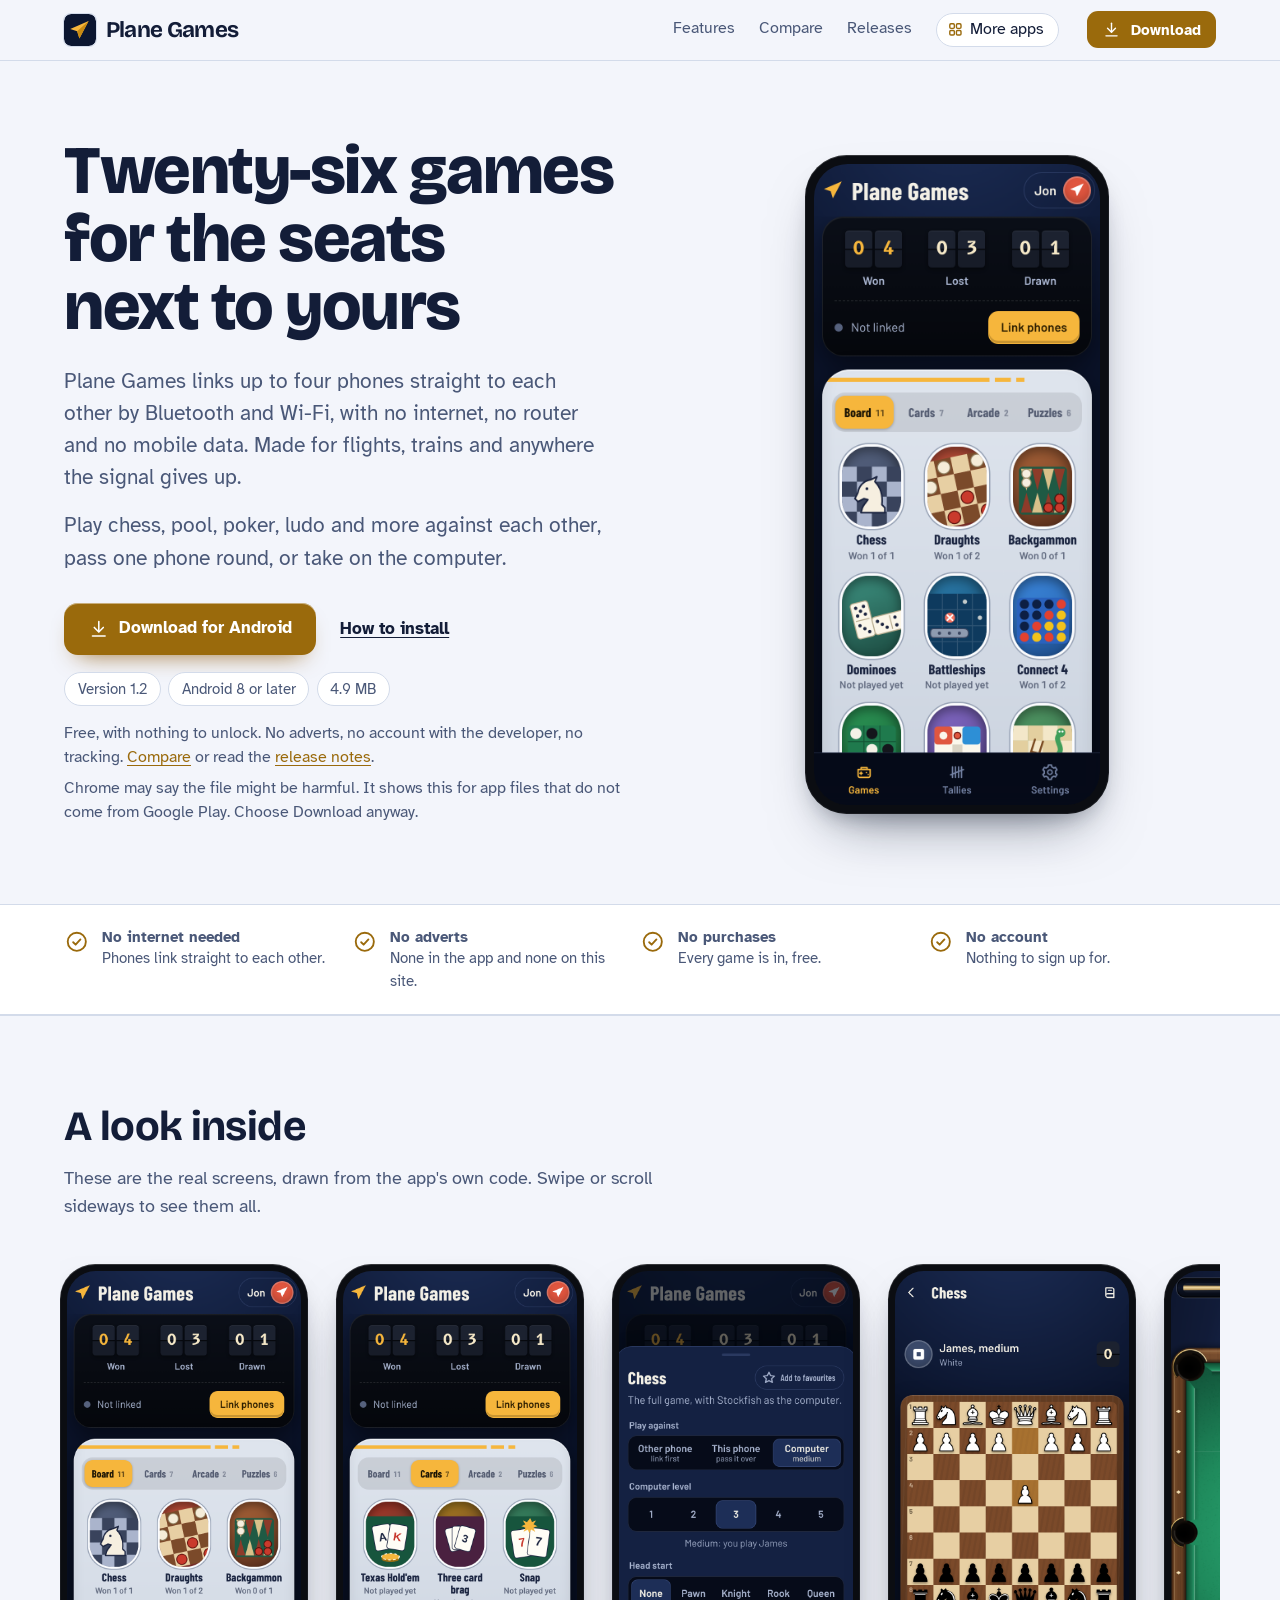
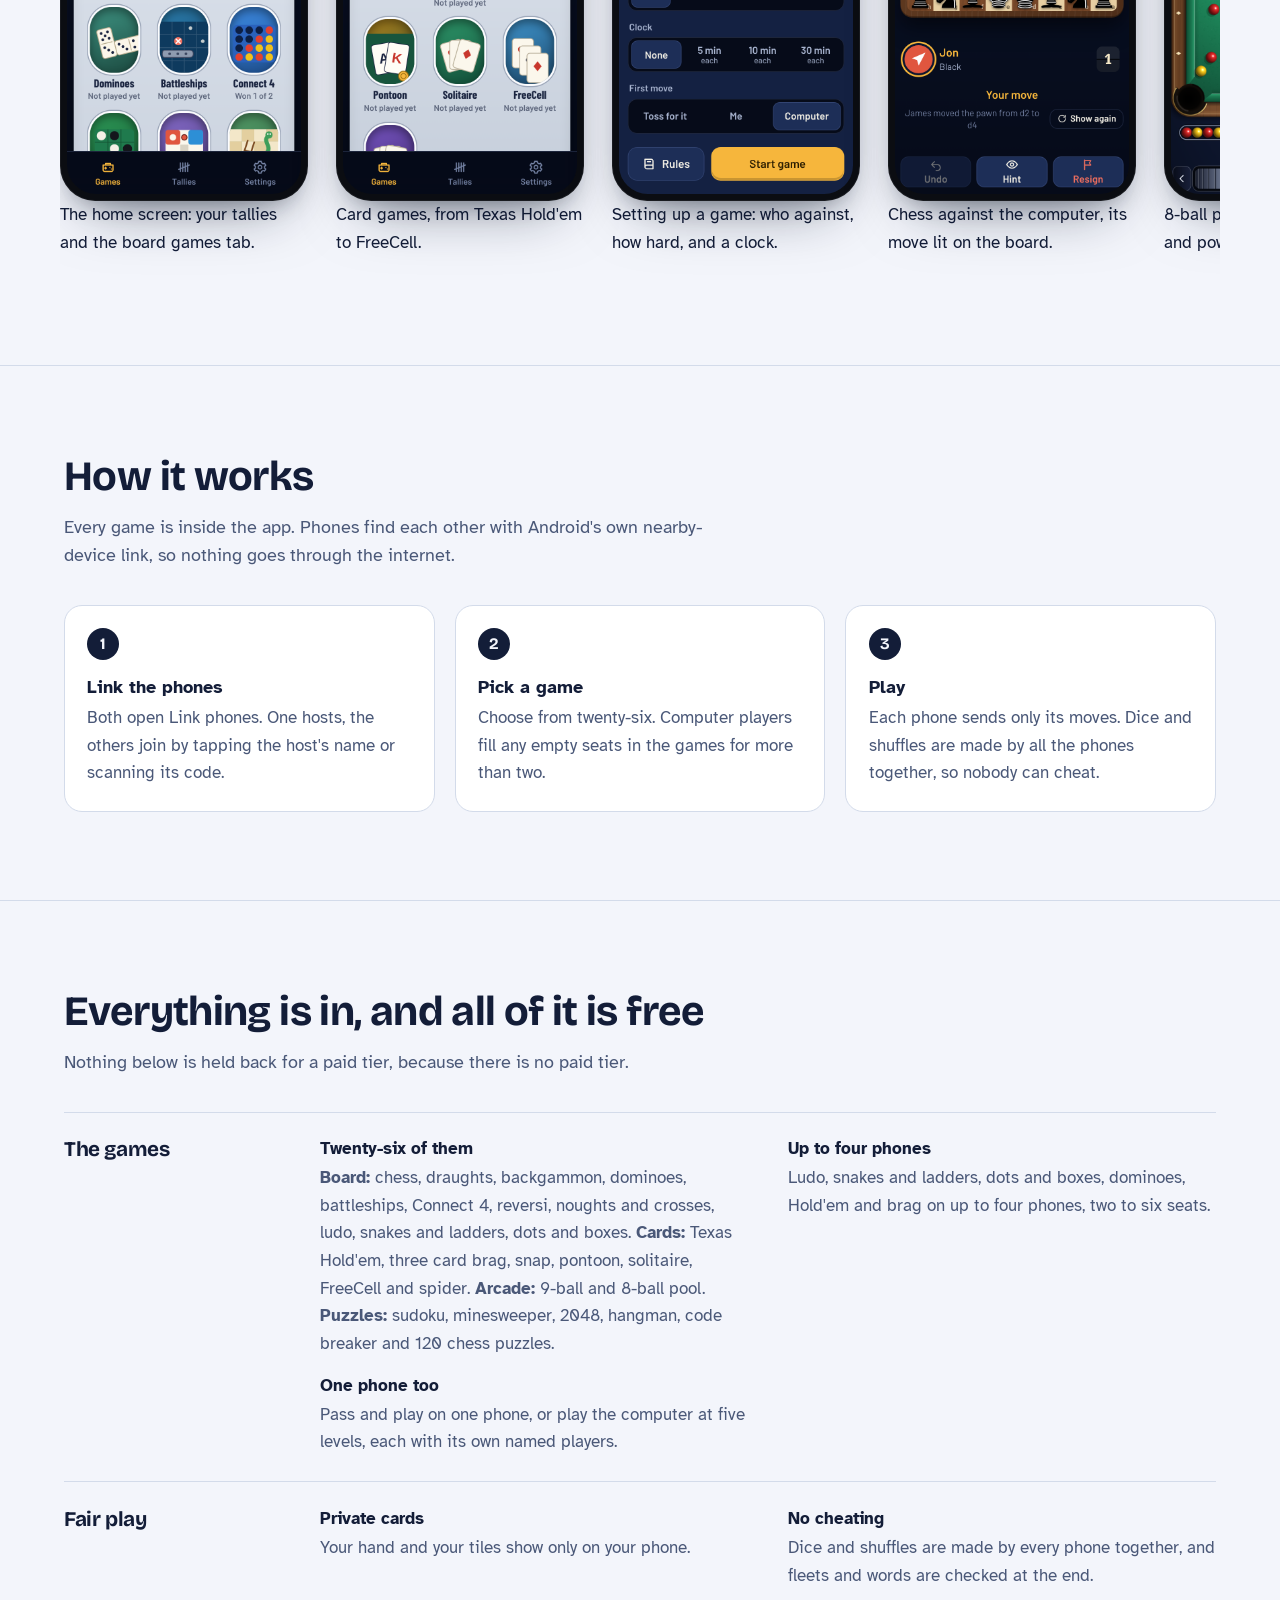
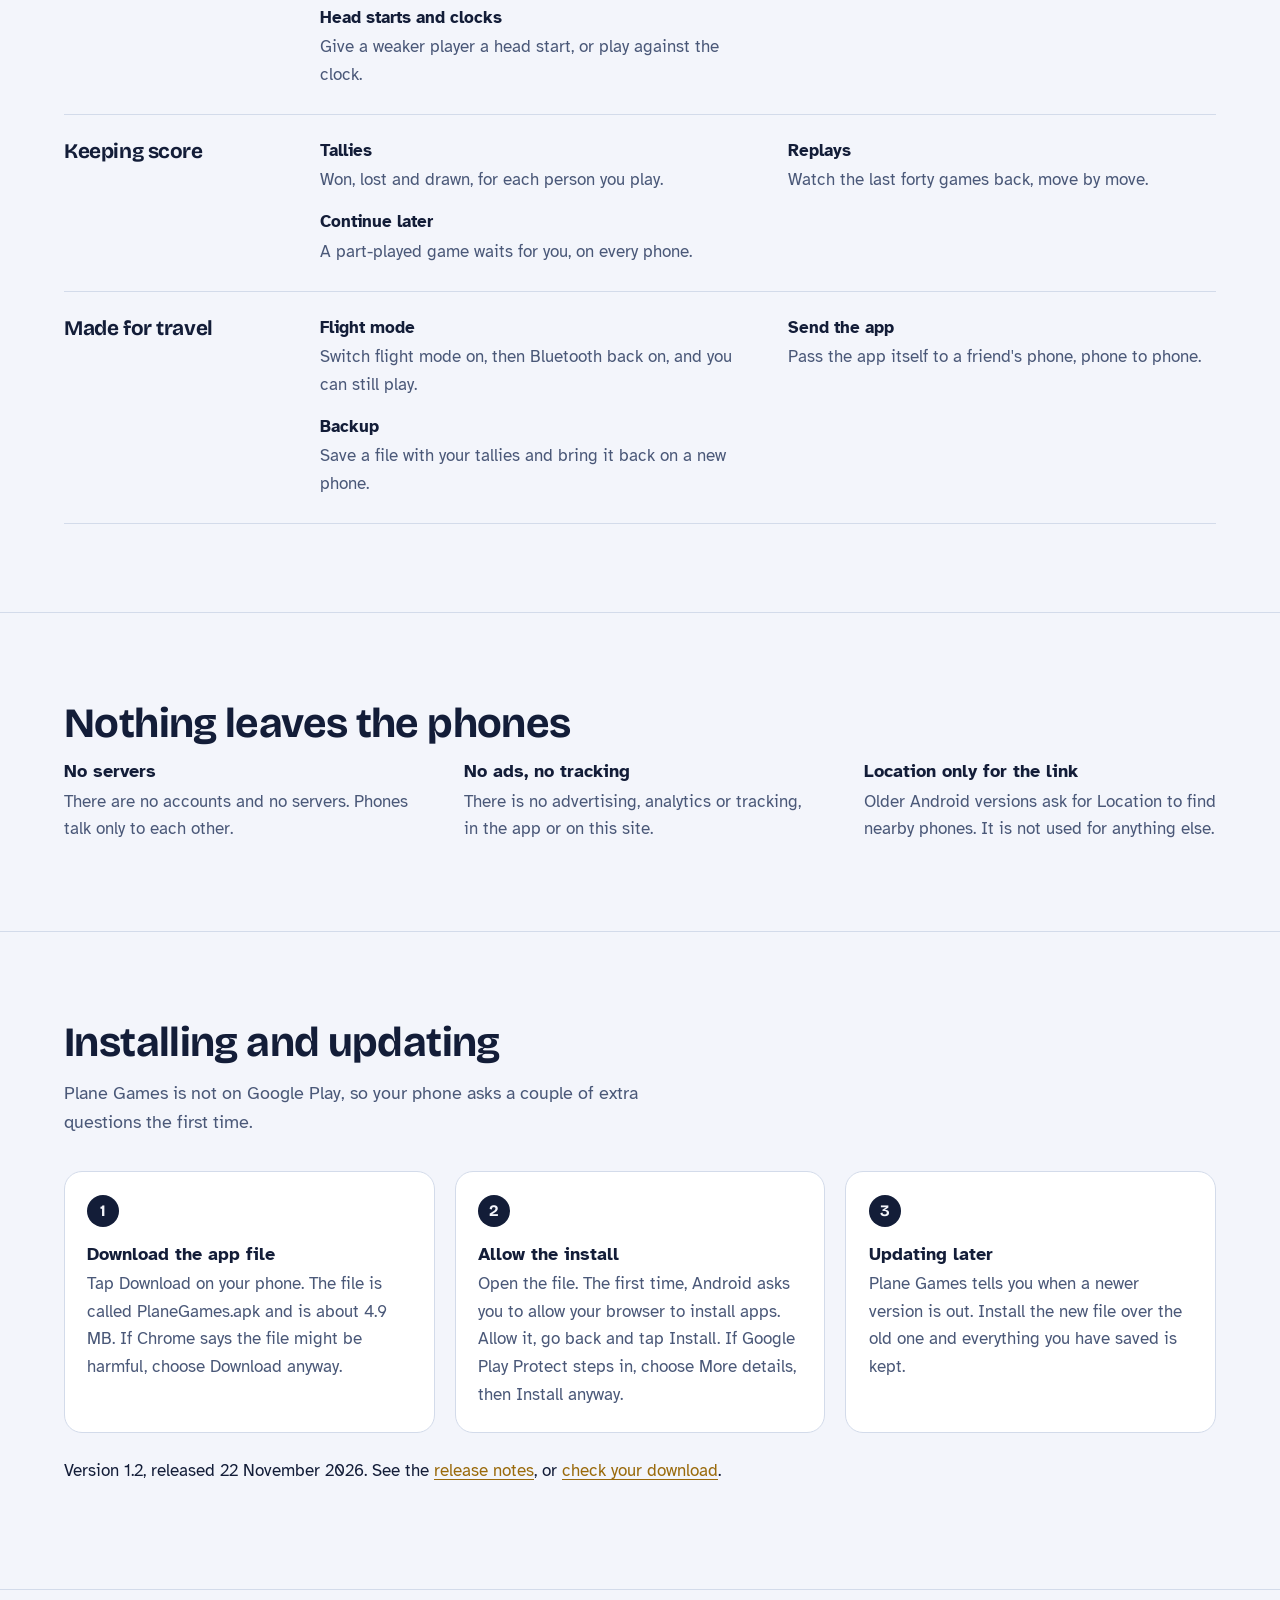
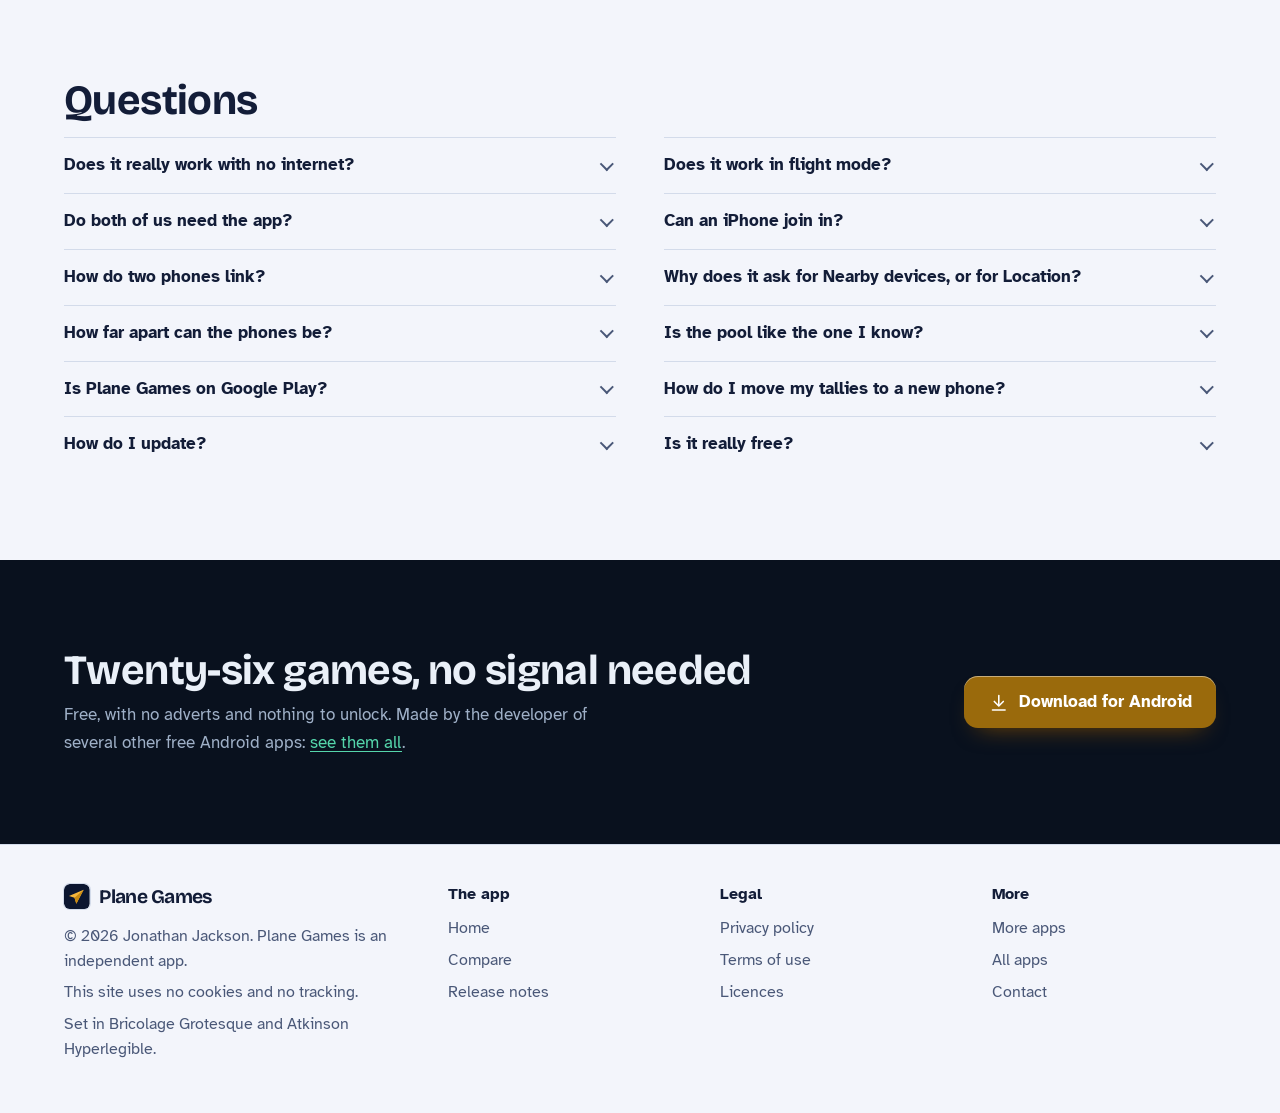
<file: index.html>
<!DOCTYPE html>
<html lang="en-GB">
<head>
<meta charset="utf-8">
<meta name="viewport" content="width=device-width, initial-scale=1">
<title>Plane Games: twenty-six free games for up to four phones, with no internet</title>
<meta name="description" content="Plane Games is a free Android app with twenty-six games for up to four phones or one, made to work with no internet. Pool, chess, poker, ludo, battleships and more. No adverts.">
<meta name="author" content="Jonathan Jackson">
<link rel="canonical" href="https://customgpter.github.io/plane-games/">
<meta name="theme-color" content="#f3f5fb" media="(prefers-color-scheme: light)">
<meta name="theme-color" content="#0c1630" media="(prefers-color-scheme: dark)">
<meta property="og:type" content="website">
<meta property="og:site_name" content="Plane Games">
<meta property="og:title" content="Plane Games: twenty-six free games for up to four phones, with no internet">
<meta property="og:description" content="Plane Games is a free Android app with twenty-six games for up to four phones or one, made to work with no internet. Pool, chess, poker, ludo, battleships and more. No adverts.">
<meta property="og:url" content="https://customgpter.github.io/plane-games/">
<meta property="og:image" content="https://customgpter.github.io/plane-games/assets/og.png">
<meta property="og:image:width" content="1200">
<meta property="og:image:height" content="630">
<meta property="og:image:alt" content="Plane Games&#x27; home screen with the board games tab open">
<meta property="og:locale" content="en_GB">
<meta name="twitter:card" content="summary_large_image">
<link rel="icon" href="./assets/favicon.svg" type="image/svg+xml">
<link rel="apple-touch-icon" href="./assets/apple-touch-icon.png">
<link rel="preload" href="./assets/fonts/bricolage-grotesque-latin.woff2" as="font" type="font/woff2" crossorigin>
<link rel="preload" href="./assets/fonts/atkinson-hyperlegible-latin-400-normal.woff2" as="font" type="font/woff2" crossorigin>
<link rel="stylesheet" href="./assets/site.css?v=1">
<link rel="stylesheet" href="./assets/house.css?v=1">
<link rel="stylesheet" href="./assets/apps-list.css?v=1">
<script src="./assets/apps-list.js?v=1" defer></script>
<script type="application/ld+json">{"@context":"https://schema.org","@type":"SoftwareApplication","name":"Plane Games","url":"https://customgpter.github.io/plane-games/","description":"Plane Games is a free Android app with twenty-six games for up to four phones or one, made to work with no internet. Pool, chess, poker, ludo, battleships and more. No adverts.","applicationCategory":"GameApplication","operatingSystem":"Android 8 or later","softwareVersion":"1.2","downloadUrl":"https://github.com/CustomGPTer/plane-games/releases/latest/download/PlaneGames.apk","releaseNotes":"https://customgpter.github.io/plane-games/releases.html","offers":{"@type":"Offer","price":"0","priceCurrency":"GBP"},"inLanguage":"en-GB","image":"https://customgpter.github.io/plane-games/assets/og.png","featureList":["Twenty-six of them","Up to four phones","One phone too","Private cards","No cheating","Head starts and clocks","Tallies","Replays","Continue later","Flight mode","Send the app","Backup"],"author":{"@type":"Person","name":"Jonathan Jackson"}}</script>
<script type="application/ld+json">{"@context":"https://schema.org","@type":"FAQPage","mainEntity":[{"@type":"Question","name":"Does it really work with no internet?","acceptedAnswer":{"@type":"Answer","text":"Yes. Every game is inside the app. Two phones link straight to each other by Bluetooth and Wi-Fi, without a router, a hotspot or mobile data. The only time the app uses the internet is to look for a newer version, and it carries on quietly if there is none."}},{"@type":"Question","name":"Does it work in flight mode?","acceptedAnswer":{"@type":"Answer","text":"Yes. Switch flight mode on, then switch Bluetooth back on, and Wi-Fi as well if your phone lets you. The link screen shows what is switched off and has a button for each. Games against the computer, games on one phone and the one-player games need nothing switched on at all. Always follow the cabin crew's instructions about phones."}},{"@type":"Question","name":"Do both of us need the app?","acceptedAnswer":{"@type":"Answer","text":"To play on two phones, yes. If the other person does not have it, open Invite in the app and choose Send the app: it goes from your phone to theirs by Quick Share or Bluetooth, with no internet. You can also play on one phone, passing it between you."}},{"@type":"Question","name":"Can an iPhone join in?","acceptedAnswer":{"@type":"Answer","text":"No. Plane Games is for Android only, and two phones can link only if both run it. An iPhone owner can still play on your phone in pass-and-play."}},{"@type":"Question","name":"How do two phones link?","acceptedAnswer":{"@type":"Answer","text":"Both open Link phones. One taps Host and the other taps Join, then taps the host's name or scans the code on the host's screen. Both phones show the same short number; check it matches and tap Link. Phones that have linked before can skip the number check."}},{"@type":"Question","name":"Why does it ask for Nearby devices, or for Location?","acceptedAnswer":{"@type":"Answer","text":"Android will not let any app find a phone nearby without it. On Android 13 and later the permission is called Nearby devices. On Android 12 and older, Android also asks for Location and needs Location switched on while the phones find each other. Plane Games never reads where you are."}},{"@type":"Question","name":"How far apart can the phones be?","acceptedAnswer":{"@type":"Answer","text":"Keep them within a few seats of each other. Walls, seat backs and people in between shorten the range."}},{"@type":"Question","name":"Is the pool like the one I know?","acceptedAnswer":{"@type":"Answer","text":"It is 9-ball and 8-ball played by touch: drag to aim, turn the wheel for fine aim, set spin on the cue ball, pull the power bar back and let go. A potted ball drops into the pocket and runs down a rail beside the table. 8-ball can be played by UK pub rules, with two shots after a foul, or with ball in hand. The aiming line can be long, short or off."}},{"@type":"Question","name":"Is Plane Games on Google Play?","acceptedAnswer":{"@type":"Answer","text":"No. It is downloaded from this site as an app file. That is why Chrome and Play Protect ask you to confirm when you install it."}},{"@type":"Question","name":"How do I move my tallies to a new phone?","acceptedAnswer":{"@type":"Answer","text":"In Settings choose Save a backup file and send that file to the new phone. There, choose Bring back a backup and pick the file."}},{"@type":"Question","name":"How do I update?","acceptedAnswer":{"@type":"Answer","text":"When there is internet the app looks for a newer version about twice a day and says so on the home screen. Download the new file from this site and open it; it installs over the old one and keeps your tallies. Settings also has Check for a newer version, and a button that copies the link where every version is published."}},{"@type":"Question","name":"Is it really free?","acceptedAnswer":{"@type":"Answer","text":"Yes. There are no adverts, no purchases and no account."}}]}</script>
</head>
<body>
<a class="skip" href="#main">Skip to content</a>
<header class="masthead">
<div class="wrap">
<a class="brand" href="./" aria-label="Plane Games home"><svg viewBox="0 0 108 108" aria-hidden="true"><rect width="108" height="108" rx="24" fill="#0c1630"/><path fill="#f6b63c" d="M83 24 21 50.400l23.300 7.800L52 83z"/><path fill="#c98a12" d="M83 24 44.300 58.200 52 83z"/></svg><span>Plane Games</span></a>
<nav aria-label="Main"><ul><li><a href="./#features">Features</a></li><li><a href="./compare.html">Compare</a></li><li><a href="./releases.html">Releases</a></li><li><a class="more-apps" href="./more-apps.html"><svg class="ico" viewBox="0 0 24 24" aria-hidden="true"><rect x="4" y="4" width="6.5" height="6.5" rx="1.6"/><rect x="13.5" y="4" width="6.5" height="6.5" rx="1.6"/><rect x="4" y="13.5" width="6.5" height="6.5" rx="1.6"/><rect x="13.5" y="13.5" width="6.5" height="6.5" rx="1.6"/></svg>More apps</a></li></ul></nav>
<a class="button small" href="https://github.com/CustomGPTer/plane-games/releases/latest/download/PlaneGames.apk"><svg class="ico" viewBox="0 0 24 24" aria-hidden="true"><path d="M12 4v11"/><path d="M7 10.5l5 5 5-5"/><path d="M5 20h14"/></svg>Download</a>
</div>
</header>
<main id="main">
<div class="hero">
<div class="wrap hero-grid">
<div class="hero-copy">
<h1>Twenty-six games for the seats next to yours</h1>
<p class="lede">Plane Games links up to four phones straight to each other by Bluetooth and Wi-Fi, with no internet, no router and no mobile data. Made for flights, trains and anywhere the signal gives up.</p><p class="lede">Play chess, pool, poker, ludo and more against each other, pass one phone round, or take on the computer.</p>

<p class="get" id="download"><a class="button" href="https://github.com/CustomGPTer/plane-games/releases/latest/download/PlaneGames.apk"><svg class="ico" viewBox="0 0 24 24" aria-hidden="true"><path d="M12 4v11"/><path d="M7 10.5l5 5 5-5"/><path d="M5 20h14"/></svg>Download for Android</a><a class="aside" href="#install">How to install</a></p>
<ul class="pills"><li>Version 1.2</li><li>Android 8 or later</li><li>4.9 MB</li></ul>
<p class="facts">Free, with nothing to unlock. No adverts, no account with the developer, no tracking. <a href="compare.html">Compare</a> or read the <a href="releases.html">release notes</a>.</p>
<p class="facts">Chrome may say the file might be harmful. It shows this for app files that do not come from Google Play. Choose Download anyway.</p>
</div>
<div class="hero-phone"><div class="phone"><img src="./assets/screens/home.png" alt="The home screen: your tallies and the board games tab." width="393" height="852" fetchpriority="high"></div></div>
</div>
</div>

<section class="promises" aria-label="In short">
<div class="wrap"><ul><li><svg class="ico" viewBox="0 0 24 24" aria-hidden="true"><circle cx="12" cy="12" r="8.5"/><path d="M8.6 12.4l2.3 2.3 4.5-4.9"/></svg><span><b>No internet needed</b><span>Phones link straight to each other.</span></span></li><li><svg class="ico" viewBox="0 0 24 24" aria-hidden="true"><circle cx="12" cy="12" r="8.5"/><path d="M8.6 12.4l2.3 2.3 4.5-4.9"/></svg><span><b>No adverts</b><span>None in the app and none on this site.</span></span></li><li><svg class="ico" viewBox="0 0 24 24" aria-hidden="true"><circle cx="12" cy="12" r="8.5"/><path d="M8.6 12.4l2.3 2.3 4.5-4.9"/></svg><span><b>No purchases</b><span>Every game is in, free.</span></span></li><li><svg class="ico" viewBox="0 0 24 24" aria-hidden="true"><circle cx="12" cy="12" r="8.5"/><path d="M8.6 12.4l2.3 2.3 4.5-4.9"/></svg><span><b>No account</b><span>Nothing to sign up for.</span></span></li></ul></div>
</section>

<section id="screens" aria-labelledby="screens-h">
<div class="wrap">
<h2 id="screens-h">A look inside</h2>
<p class="intro">These are the real screens, drawn from the app&#x27;s own code. Swipe or scroll sideways to see them all.</p>
<div class="gallery" tabindex="0" role="region" aria-label="Screens from Plane Games"><figure class="shot"><div class="phone"><img src="./assets/screens/home.png" alt="The home screen: your tallies and the board games tab." width="393" height="852" loading="eager" decoding="async"></div><figcaption>The home screen: your tallies and the board games tab.</figcaption></figure><figure class="shot"><div class="phone"><img src="./assets/screens/cards.png" alt="Card games, from Texas Hold&#x27;em to FreeCell." width="393" height="852" loading="eager" decoding="async"></div><figcaption>Card games, from Texas Hold&#x27;em to FreeCell.</figcaption></figure><figure class="shot"><div class="phone"><img src="./assets/screens/setup.png" alt="Setting up a game: who against, how hard, and a clock." width="393" height="852" loading="eager" decoding="async"></div><figcaption>Setting up a game: who against, how hard, and a clock.</figcaption></figure><figure class="shot"><div class="phone"><img src="./assets/screens/chess.png" alt="Chess against the computer, its move lit on the board." width="393" height="852" loading="eager" decoding="async"></div><figcaption>Chess against the computer, its move lit on the board.</figcaption></figure><figure class="shot"><div class="phone"><img src="./assets/screens/pool.png" alt="8-ball pool by touch: aim, spin and power." width="393" height="852" loading="eager" decoding="async"></div><figcaption>8-ball pool by touch: aim, spin and power.</figcaption></figure><figure class="shot"><div class="phone"><img src="./assets/screens/holdem.png" alt="Texas Hold&#x27;em, with private cards between linked phones." width="393" height="852" loading="eager" decoding="async"></div><figcaption>Texas Hold&#x27;em, with private cards between linked phones.</figcaption></figure><figure class="shot"><div class="phone"><img src="./assets/screens/battleships.png" alt="Battleships: place your fleet, then lock it in." width="393" height="852" loading="eager" decoding="async"></div><figcaption>Battleships: place your fleet, then lock it in.</figcaption></figure><figure class="shot"><div class="phone"><img src="./assets/screens/tallies.png" alt="Tallies of who has beaten whom." width="393" height="852" loading="eager" decoding="async"></div><figcaption>Tallies of who has beaten whom.</figcaption></figure></div>
</div>
</section>

<section id="how" aria-labelledby="how-h">
<div class="wrap">
<h2 id="how-h">How it works</h2>
<p class="intro">Every game is inside the app. Phones find each other with Android's own nearby-device link, so nothing goes through the internet.</p>
<ol class="steps"><li><h3>Link the phones</h3><p>Both open Link phones. One hosts, the others join by tapping the host's name or scanning its code.</p></li><li><h3>Pick a game</h3><p>Choose from twenty-six. Computer players fill any empty seats in the games for more than two.</p></li><li><h3>Play</h3><p>Each phone sends only its moves. Dice and shuffles are made by all the phones together, so nobody can cheat.</p></li></ol>
</div>
</section>

<section id="features" aria-labelledby="features-h">
<div class="wrap">
<h2 id="features-h">Everything is in, and all of it is free</h2>
<p class="intro">Nothing below is held back for a paid tier, because there is no paid tier.</p>
<div class="groups"><div class="group"><h3>The games</h3><dl><div><dt>Twenty-six of them</dt><dd><b>Board:</b> chess, draughts, backgammon, dominoes, battleships, Connect 4, reversi, noughts and crosses, ludo, snakes and ladders, dots and boxes. <b>Cards:</b> Texas Hold'em, three card brag, snap, pontoon, solitaire, FreeCell and spider. <b>Arcade:</b> 9-ball and 8-ball pool. <b>Puzzles:</b> sudoku, minesweeper, 2048, hangman, code breaker and 120 chess puzzles.</dd></div><div><dt>Up to four phones</dt><dd>Ludo, snakes and ladders, dots and boxes, dominoes, Hold'em and brag on up to four phones, two to six seats.</dd></div><div><dt>One phone too</dt><dd>Pass and play on one phone, or play the computer at five levels, each with its own named players.</dd></div></dl></div><div class="group"><h3>Fair play</h3><dl><div><dt>Private cards</dt><dd>Your hand and your tiles show only on your phone.</dd></div><div><dt>No cheating</dt><dd>Dice and shuffles are made by every phone together, and fleets and words are checked at the end.</dd></div><div><dt>Head starts and clocks</dt><dd>Give a weaker player a head start, or play against the clock.</dd></div></dl></div><div class="group"><h3>Keeping score</h3><dl><div><dt>Tallies</dt><dd>Won, lost and drawn, for each person you play.</dd></div><div><dt>Replays</dt><dd>Watch the last forty games back, move by move.</dd></div><div><dt>Continue later</dt><dd>A part-played game waits for you, on every phone.</dd></div></dl></div><div class="group"><h3>Made for travel</h3><dl><div><dt>Flight mode</dt><dd>Switch flight mode on, then Bluetooth back on, and you can still play.</dd></div><div><dt>Send the app</dt><dd>Pass the app itself to a friend's phone, phone to phone.</dd></div><div><dt>Backup</dt><dd>Save a file with your tallies and bring it back on a new phone.</dd></div></dl></div></div>
</div>
</section>

<section id="privacy" aria-labelledby="privacy-h">
<div class="wrap">
<h2 id="privacy-h">Nothing leaves the phones</h2>
<ul class="plain"><li><h3>No servers</h3><p>There are no accounts and no servers. Phones talk only to each other.</p></li><li><h3>No ads, no tracking</h3><p>There is no advertising, analytics or tracking, in the app or on this site.</p></li><li><h3>Location only for the link</h3><p>Older Android versions ask for Location to find nearby phones. It is not used for anything else.</p></li></ul>
</div>
</section>

<section id="install" aria-labelledby="install-h">
<div class="wrap">
<h2 id="install-h">Installing and updating</h2>
<p class="intro">Plane Games is not on Google Play, so your phone asks a couple of extra questions the first time.</p>
<ol class="steps"><li><h3>Download the app file</h3><p>Tap Download on your phone. The file is called PlaneGames.apk and is about 4.9 MB. If Chrome says the file might be harmful, choose Download anyway.</p></li><li><h3>Allow the install</h3><p>Open the file. The first time, Android asks you to allow your browser to install apps. Allow it, go back and tap Install. If Google Play Protect steps in, choose More details, then Install anyway.</p></li><li><h3>Updating later</h3><p>Plane Games tells you when a newer version is out. Install the new file over the old one and everything you have saved is kept.</p></li></ol>
<p class="after-table">Version 1.2, released 22 November 2026. See the <a href="releases.html">release notes</a>, or <a href="releases.html#checking">check your download</a>.</p>
</div>
</section>

<section id="questions" aria-labelledby="questions-h">
<div class="wrap">
<h2 id="questions-h">Questions</h2>
<div class="faq"><details><summary>Does it really work with no internet?</summary><p>Yes. Every game is inside the app. Two phones link straight to each other by Bluetooth and Wi-Fi, without a router, a hotspot or mobile data. The only time the app uses the internet is to look for a newer version, and it carries on quietly if there is none.</p></details><details><summary>Does it work in flight mode?</summary><p>Yes. Switch flight mode on, then switch Bluetooth back on, and Wi-Fi as well if your phone lets you. The link screen shows what is switched off and has a button for each. Games against the computer, games on one phone and the one-player games need nothing switched on at all. Always follow the cabin crew's instructions about phones.</p></details><details><summary>Do both of us need the app?</summary><p>To play on two phones, yes. If the other person does not have it, open Invite in the app and choose Send the app: it goes from your phone to theirs by Quick Share or Bluetooth, with no internet. You can also play on one phone, passing it between you.</p></details><details><summary>Can an iPhone join in?</summary><p>No. Plane Games is for Android only, and two phones can link only if both run it. An iPhone owner can still play on your phone in pass-and-play.</p></details><details><summary>How do two phones link?</summary><p>Both open Link phones. One taps Host and the other taps Join, then taps the host's name or scans the code on the host's screen. Both phones show the same short number; check it matches and tap Link. Phones that have linked before can skip the number check.</p></details><details><summary>Why does it ask for Nearby devices, or for Location?</summary><p>Android will not let any app find a phone nearby without it. On Android 13 and later the permission is called Nearby devices. On Android 12 and older, Android also asks for Location and needs Location switched on while the phones find each other. Plane Games never reads where you are.</p></details><details><summary>How far apart can the phones be?</summary><p>Keep them within a few seats of each other. Walls, seat backs and people in between shorten the range.</p></details><details><summary>Is the pool like the one I know?</summary><p>It is 9-ball and 8-ball played by touch: drag to aim, turn the wheel for fine aim, set spin on the cue ball, pull the power bar back and let go. A potted ball drops into the pocket and runs down a rail beside the table. 8-ball can be played by UK pub rules, with two shots after a foul, or with ball in hand. The aiming line can be long, short or off.</p></details><details><summary>Is Plane Games on Google Play?</summary><p>No. It is downloaded from this site as an app file. That is why Chrome and Play Protect ask you to confirm when you install it.</p></details><details><summary>How do I move my tallies to a new phone?</summary><p>In Settings choose Save a backup file and send that file to the new phone. There, choose Bring back a backup and pick the file.</p></details><details><summary>How do I update?</summary><p>When there is internet the app looks for a newer version about twice a day and says so on the home screen. Download the new file from this site and open it; it installs over the old one and keeps your tallies. Settings also has Check for a newer version, and a button that copies the link where every version is published.</p></details><details><summary>Is it really free?</summary><p>Yes. There are no adverts, no purchases and no account.</p></details></div>
</div>
</section>

<section class="closing" aria-labelledby="closing-h">
<div class="wrap">
<div><h2 id="closing-h">Twenty-six games, no signal needed</h2><p>Free, with no adverts and nothing to unlock. Made by the developer of several other free Android apps: <a href="more-apps.html">see them all</a>.</p></div>
<a class="button" href="https://github.com/CustomGPTer/plane-games/releases/latest/download/PlaneGames.apk"><svg class="ico" viewBox="0 0 24 24" aria-hidden="true"><path d="M12 4v11"/><path d="M7 10.5l5 5 5-5"/><path d="M5 20h14"/></svg>Download for Android</a>
</div>
</section>
</main>
<footer class="colophon">
<div class="wrap">
<div>
<a class="brand" href="./" aria-label="Plane Games home"><svg viewBox="0 0 108 108" aria-hidden="true"><rect width="108" height="108" rx="24" fill="#0c1630"/><path fill="#f6b63c" d="M83 24 21 50.400l23.300 7.800L52 83z"/><path fill="#c98a12" d="M83 24 44.300 58.200 52 83z"/></svg><span>Plane Games</span></a>
<p>&copy; 2026 Jonathan Jackson. Plane Games is an independent app.</p>
<p>This site uses no cookies and no tracking.</p>
<p>Set in Bricolage Grotesque and Atkinson Hyperlegible.</p>
</div>
<nav aria-label="The app"><h2>The app</h2><ul>
<li><a href="./">Home</a></li>
<li><a href="./compare.html">Compare</a></li>
<li><a href="./releases.html">Release notes</a></li>
</ul></nav>
<nav aria-label="Legal"><h2>Legal</h2><ul>
<li><a href="./privacy.html">Privacy policy</a></li>
<li><a href="./terms.html">Terms of use</a></li>
<li><a href="./licences.html">Licences</a></li>
</ul></nav>
<nav aria-label="More"><h2>More</h2><ul>
<li><a href="./more-apps.html">More apps</a></li>
<li><a href="https://customgpter.github.io/">All apps</a></li>
<li><a href="https://github.com/CustomGPTer/plane-games/issues">Contact</a></li>
</ul></nav>
</div>
</footer>
</body>
</html>
</file>
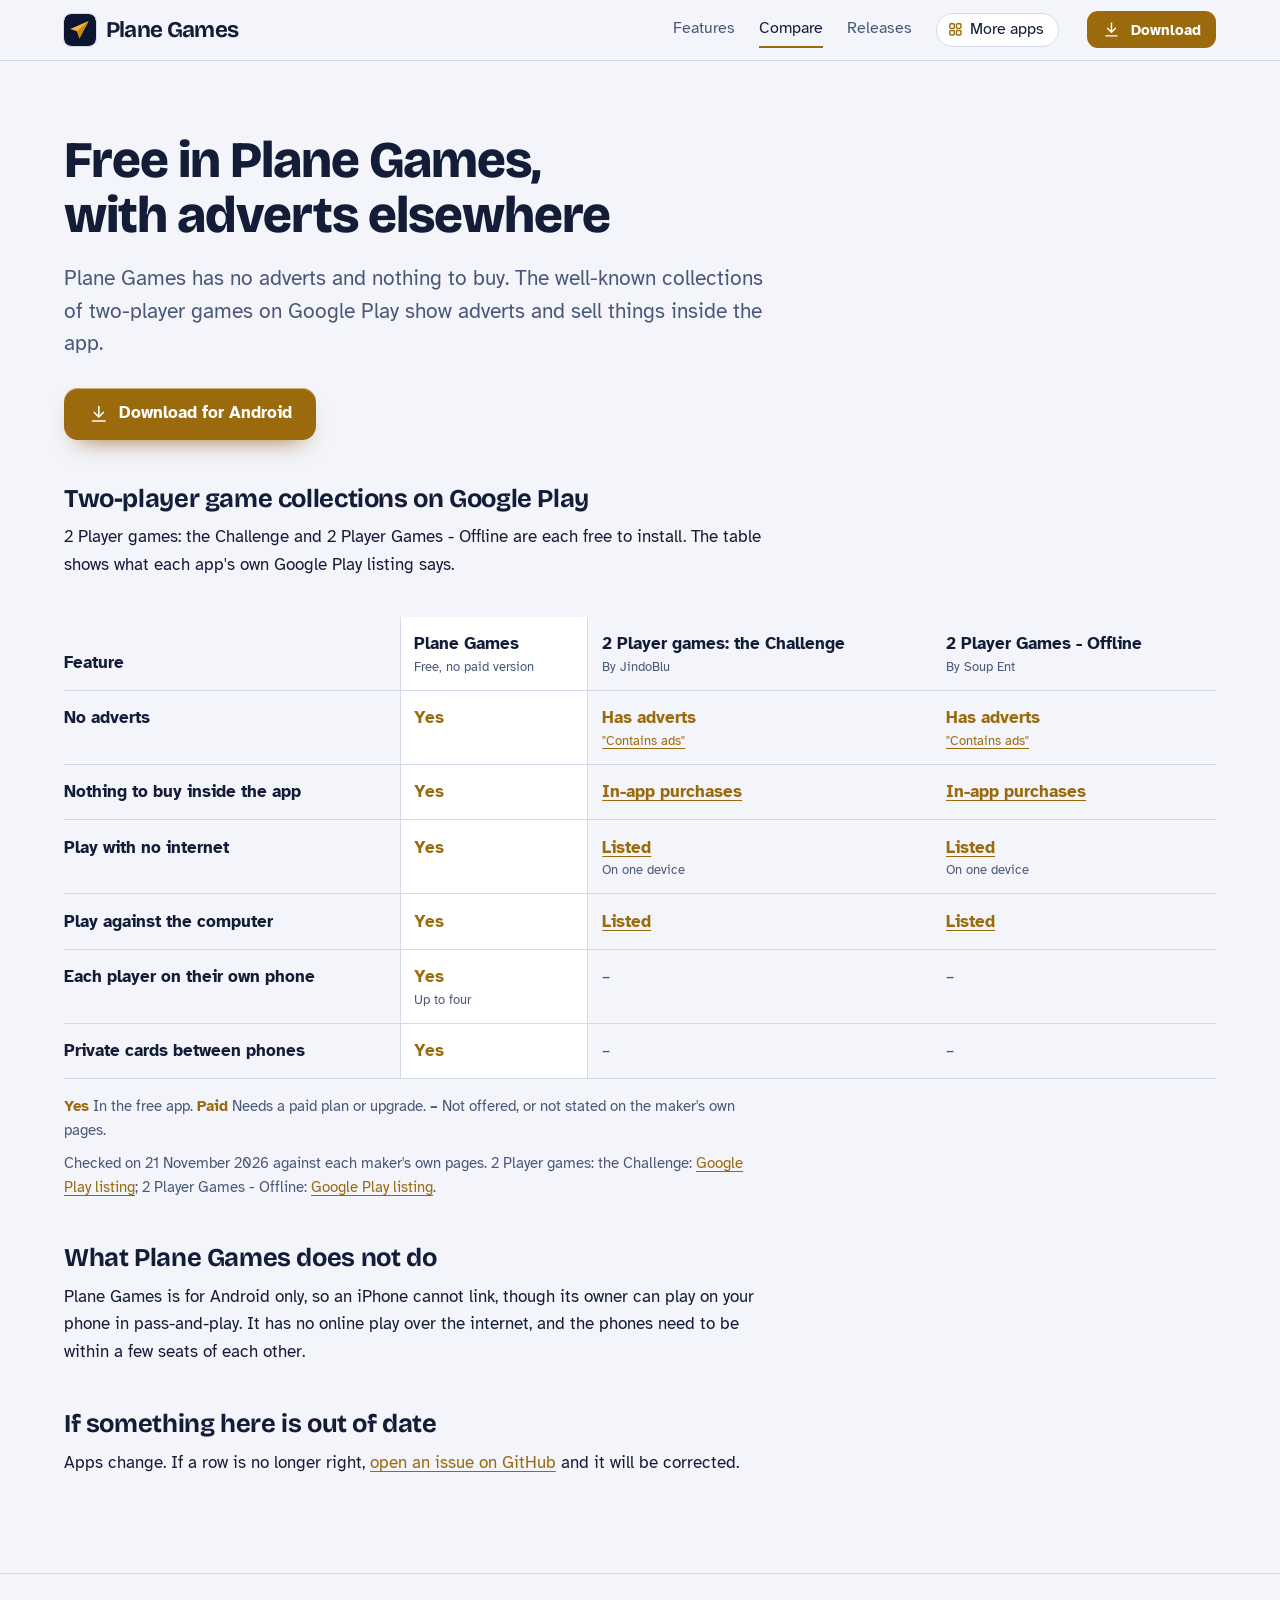
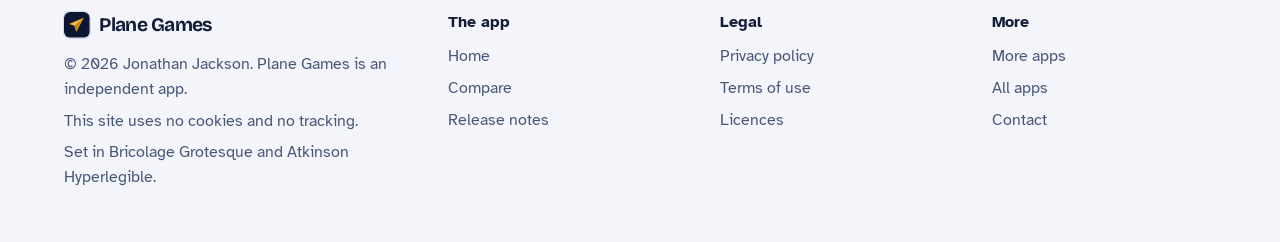
<file: compare.html>
<!DOCTYPE html>
<html lang="en-GB">
<head>
<meta charset="utf-8">
<meta name="viewport" content="width=device-width, initial-scale=1">
<title>Plane Games compared with other two-player game apps</title>
<meta name="description" content="How Plane Games compares with two popular two-player game collections, row by row, with each claim linked to the app&#x27;s own Google Play listing.">
<meta name="author" content="Jonathan Jackson">
<link rel="canonical" href="https://customgpter.github.io/plane-games/compare.html">
<meta name="theme-color" content="#f3f5fb" media="(prefers-color-scheme: light)">
<meta name="theme-color" content="#0c1630" media="(prefers-color-scheme: dark)">
<meta property="og:type" content="website">
<meta property="og:site_name" content="Plane Games">
<meta property="og:title" content="Plane Games compared with other two-player game apps">
<meta property="og:description" content="How Plane Games compares with two popular two-player game collections, row by row, with each claim linked to the app&#x27;s own Google Play listing.">
<meta property="og:url" content="https://customgpter.github.io/plane-games/compare.html">
<meta property="og:image" content="https://customgpter.github.io/plane-games/assets/og.png">
<meta property="og:image:width" content="1200">
<meta property="og:image:height" content="630">
<meta property="og:image:alt" content="Plane Games&#x27; home screen with the board games tab open">
<meta property="og:locale" content="en_GB">
<meta name="twitter:card" content="summary_large_image">
<link rel="icon" href="./assets/favicon.svg" type="image/svg+xml">
<link rel="apple-touch-icon" href="./assets/apple-touch-icon.png">
<link rel="preload" href="./assets/fonts/bricolage-grotesque-latin.woff2" as="font" type="font/woff2" crossorigin>
<link rel="preload" href="./assets/fonts/atkinson-hyperlegible-latin-400-normal.woff2" as="font" type="font/woff2" crossorigin>
<link rel="stylesheet" href="./assets/site.css?v=1">
<link rel="stylesheet" href="./assets/house.css?v=1">
<link rel="stylesheet" href="./assets/apps-list.css?v=1">
<script src="./assets/apps-list.js?v=1" defer></script>
</head>
<body>
<a class="skip" href="#main">Skip to content</a>
<header class="masthead">
<div class="wrap">
<a class="brand" href="./" aria-label="Plane Games home"><svg viewBox="0 0 108 108" aria-hidden="true"><rect width="108" height="108" rx="24" fill="#0c1630"/><path fill="#f6b63c" d="M83 24 21 50.400l23.300 7.800L52 83z"/><path fill="#c98a12" d="M83 24 44.300 58.200 52 83z"/></svg><span>Plane Games</span></a>
<nav aria-label="Main"><ul><li><a href="./#features">Features</a></li><li><a href="./compare.html" aria-current="page">Compare</a></li><li><a href="./releases.html">Releases</a></li><li><a class="more-apps" href="./more-apps.html"><svg class="ico" viewBox="0 0 24 24" aria-hidden="true"><rect x="4" y="4" width="6.5" height="6.5" rx="1.6"/><rect x="13.5" y="4" width="6.5" height="6.5" rx="1.6"/><rect x="4" y="13.5" width="6.5" height="6.5" rx="1.6"/><rect x="13.5" y="13.5" width="6.5" height="6.5" rx="1.6"/></svg>More apps</a></li></ul></nav>
<a class="button small" href="https://github.com/CustomGPTer/plane-games/releases/latest/download/PlaneGames.apk"><svg class="ico" viewBox="0 0 24 24" aria-hidden="true"><path d="M12 4v11"/><path d="M7 10.5l5 5 5-5"/><path d="M5 20h14"/></svg>Download</a>
</div>
</header>
<main id="main" class="doc">
<div class="wrap">
<div class="measure">
<h1>Free in Plane Games, with adverts elsewhere</h1>
<p class="lede">Plane Games has no adverts and nothing to buy. The well-known collections of two-player games on Google Play show adverts and sell things inside the app.</p>
<p class="get"><a class="button" href="https://github.com/CustomGPTer/plane-games/releases/latest/download/PlaneGames.apk"><svg class="ico" viewBox="0 0 24 24" aria-hidden="true"><path d="M12 4v11"/><path d="M7 10.5l5 5 5-5"/><path d="M5 20h14"/></svg>Download for Android</a></p>
<h2 id="table">Two-player game collections on Google Play</h2>
<p>2 Player games: the Challenge and 2 Player Games - Offline are each free to install. The table shows what each app's own Google Play listing says.</p>
</div>
<div class="scroll">
<table class="cmp">
<thead><tr><th scope="col">Feature</th><th scope="col" class="ours">Plane Games<small>Free, no paid version</small></th><th scope="col">2 Player games: the Challenge<small>By JindoBlu</small></th><th scope="col">2 Player Games - Offline<small>By Soup Ent</small></th></tr></thead>
<tbody>
<tr><th scope="row">No adverts</th><td class="yes ours"><span class="app">Plane Games</span><span class="v">Yes</span></td><td class="pay"><span class="app">2 Player games: the Challenge</span><span class="v">Has adverts<small><a href="https://play.google.com/store/apps/details?id=com.JindoBlu.TwoPlayerGamesChallenge&hl=en_US">"Contains ads"</a></small></span></td><td class="pay"><span class="app">2 Player Games - Offline</span><span class="v">Has adverts<small><a href="https://play.google.com/store/apps/details?id=com.gamesoup.twoplayergames&hl=en_AU">"Contains ads"</a></small></span></td></tr>
<tr><th scope="row">Nothing to buy inside the app</th><td class="yes ours"><span class="app">Plane Games</span><span class="v">Yes</span></td><td class="pay"><span class="app">2 Player games: the Challenge</span><span class="v"><a href="https://play.google.com/store/apps/details?id=com.JindoBlu.TwoPlayerGamesChallenge&hl=en_US">In-app purchases</a></span></td><td class="pay"><span class="app">2 Player Games - Offline</span><span class="v"><a href="https://play.google.com/store/apps/details?id=com.gamesoup.twoplayergames&hl=en_AU">In-app purchases</a></span></td></tr>
<tr><th scope="row">Play with no internet</th><td class="yes ours"><span class="app">Plane Games</span><span class="v">Yes</span></td><td class="yes"><span class="app">2 Player games: the Challenge</span><span class="v"><a href="https://play.google.com/store/apps/details?id=com.JindoBlu.TwoPlayerGamesChallenge&hl=en_US">Listed</a><small>On one device</small></span></td><td class="yes"><span class="app">2 Player Games - Offline</span><span class="v"><a href="https://play.google.com/store/apps/details?id=com.gamesoup.twoplayergames&hl=en_AU">Listed</a><small>On one device</small></span></td></tr>
<tr><th scope="row">Play against the computer</th><td class="yes ours"><span class="app">Plane Games</span><span class="v">Yes</span></td><td class="yes"><span class="app">2 Player games: the Challenge</span><span class="v"><a href="https://play.google.com/store/apps/details?id=com.JindoBlu.TwoPlayerGamesChallenge&hl=en_US">Listed</a></span></td><td class="yes"><span class="app">2 Player Games - Offline</span><span class="v"><a href="https://play.google.com/store/apps/details?id=com.gamesoup.twoplayergames&hl=en_AU">Listed</a></span></td></tr>
<tr><th scope="row">Each player on their own phone</th><td class="yes ours"><span class="app">Plane Games</span><span class="v">Yes<small>Up to four</small></span></td><td class="na"><span class="app">2 Player games: the Challenge</span><span class="v">&ndash;</span></td><td class="na"><span class="app">2 Player Games - Offline</span><span class="v">&ndash;</span></td></tr>
<tr><th scope="row">Private cards between phones</th><td class="yes ours"><span class="app">Plane Games</span><span class="v">Yes</span></td><td class="na"><span class="app">2 Player games: the Challenge</span><span class="v">&ndash;</span></td><td class="na"><span class="app">2 Player Games - Offline</span><span class="v">&ndash;</span></td></tr>
</tbody>
</table>
</div>
<div class="measure">
<p class="key"><strong class="yes">Yes</strong> In the free app. <strong class="pay">Paid</strong> Needs a paid plan or upgrade. <strong>&ndash;</strong> Not offered, or not stated on the maker's own pages.</p>
<p class="key">Checked on 21 November 2026 against each maker's own pages. 2 Player games: the Challenge: <a href="https://play.google.com/store/apps/details?id=com.JindoBlu.TwoPlayerGamesChallenge&hl=en_US">Google Play listing</a>; 2 Player Games - Offline: <a href="https://play.google.com/store/apps/details?id=com.gamesoup.twoplayergames&hl=en_AU">Google Play listing</a>.</p>
<h2>What Plane Games does not do</h2><p>Plane Games is for Android only, so an iPhone cannot link, though its owner can play on your phone in pass-and-play. It has no online play over the internet, and the phones need to be within a few seats of each other.</p>
<h2 id="wrong">If something here is out of date</h2>
<p>Apps change. If a row is no longer right, <a href="https://github.com/CustomGPTer/plane-games/issues">open an issue on GitHub</a> and it will be corrected.</p>
</div>
</div>
</main>
<footer class="colophon">
<div class="wrap">
<div>
<a class="brand" href="./" aria-label="Plane Games home"><svg viewBox="0 0 108 108" aria-hidden="true"><rect width="108" height="108" rx="24" fill="#0c1630"/><path fill="#f6b63c" d="M83 24 21 50.400l23.300 7.800L52 83z"/><path fill="#c98a12" d="M83 24 44.300 58.200 52 83z"/></svg><span>Plane Games</span></a>
<p>&copy; 2026 Jonathan Jackson. Plane Games is an independent app.</p>
<p>This site uses no cookies and no tracking.</p>
<p>Set in Bricolage Grotesque and Atkinson Hyperlegible.</p>
</div>
<nav aria-label="The app"><h2>The app</h2><ul>
<li><a href="./">Home</a></li>
<li><a href="./compare.html">Compare</a></li>
<li><a href="./releases.html">Release notes</a></li>
</ul></nav>
<nav aria-label="Legal"><h2>Legal</h2><ul>
<li><a href="./privacy.html">Privacy policy</a></li>
<li><a href="./terms.html">Terms of use</a></li>
<li><a href="./licences.html">Licences</a></li>
</ul></nav>
<nav aria-label="More"><h2>More</h2><ul>
<li><a href="./more-apps.html">More apps</a></li>
<li><a href="https://customgpter.github.io/">All apps</a></li>
<li><a href="https://github.com/CustomGPTer/plane-games/issues">Contact</a></li>
</ul></nav>
</div>
</footer>
</body>
</html>
</file>
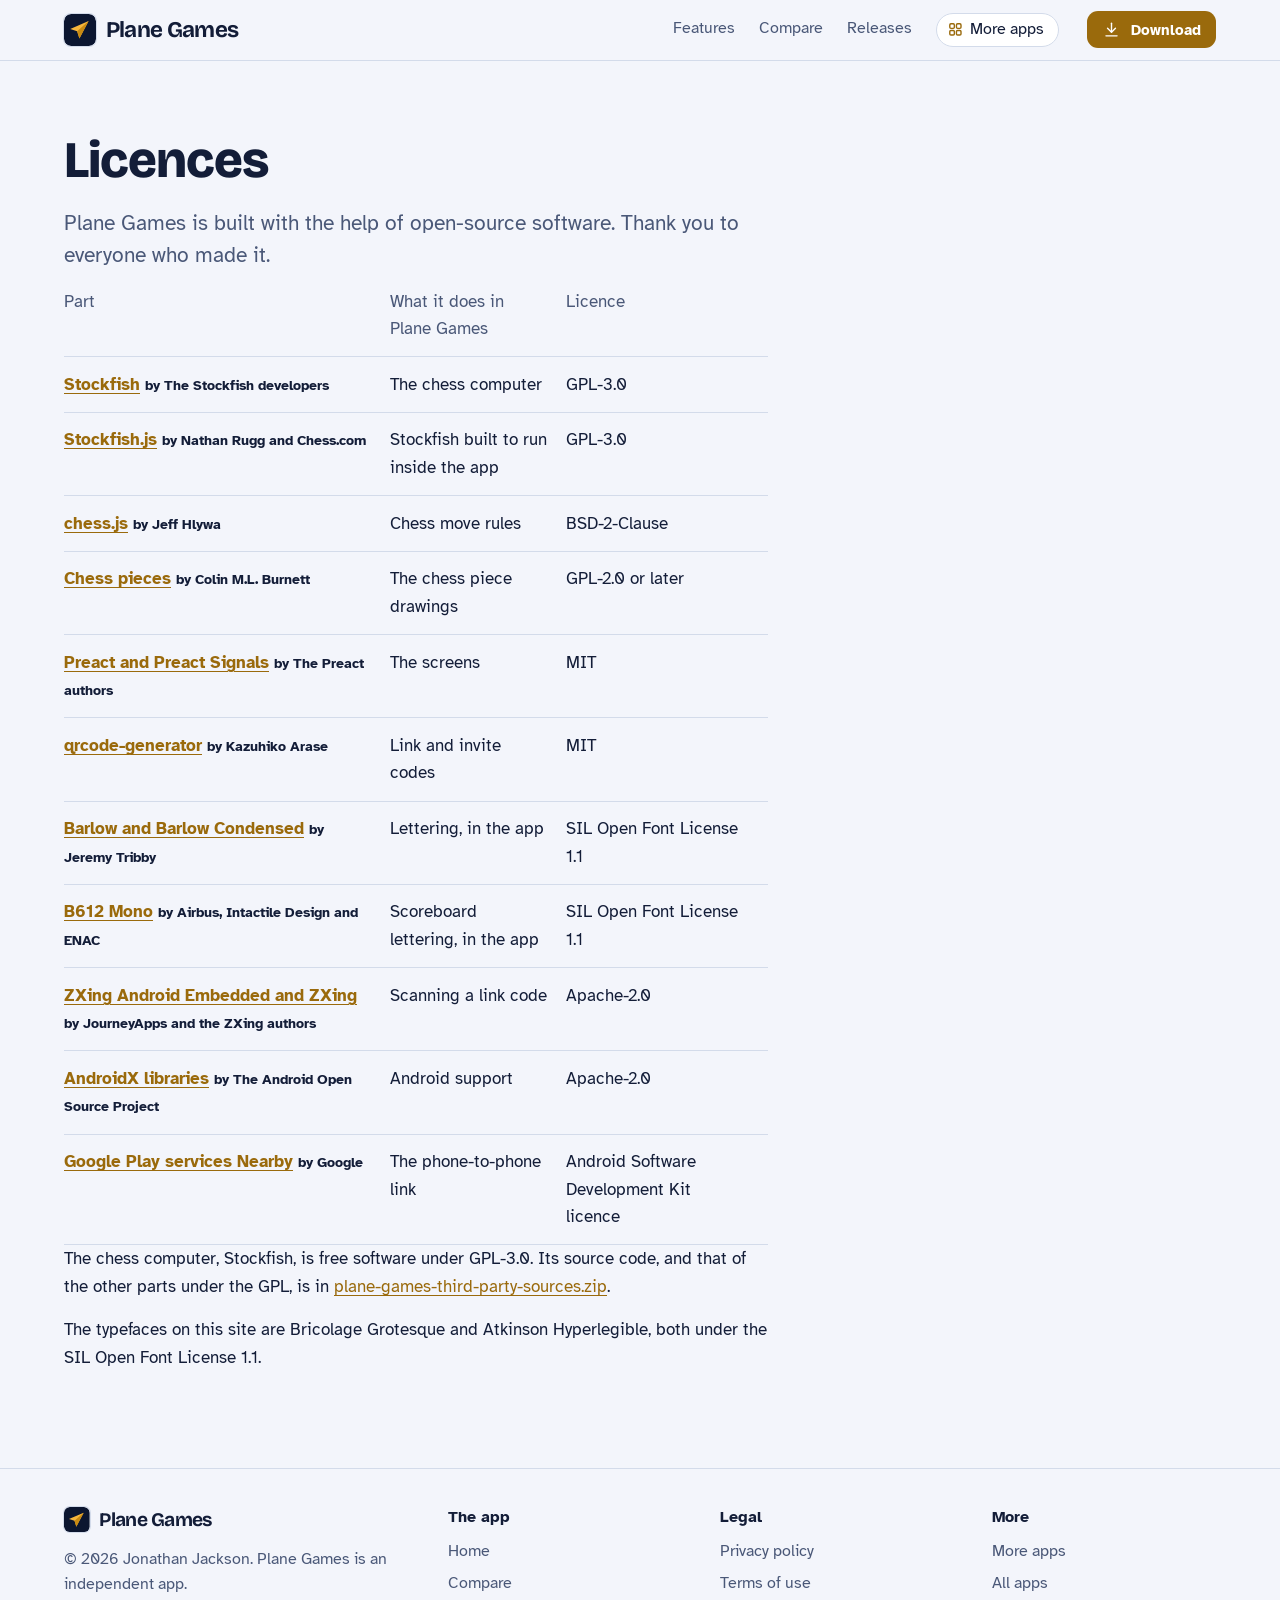
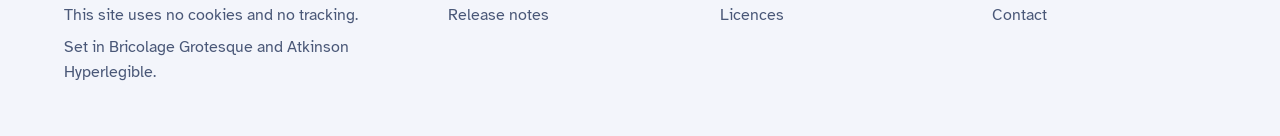
<file: licences.html>
<!DOCTYPE html>
<html lang="en-GB">
<head>
<meta charset="utf-8">
<meta name="viewport" content="width=device-width, initial-scale=1">
<title>Plane Games licences</title>
<meta name="description" content="The open-source parts inside Plane Games and their licences.">
<meta name="author" content="Jonathan Jackson">
<link rel="canonical" href="https://customgpter.github.io/plane-games/licences.html">
<meta name="theme-color" content="#f3f5fb" media="(prefers-color-scheme: light)">
<meta name="theme-color" content="#0c1630" media="(prefers-color-scheme: dark)">
<meta property="og:type" content="website">
<meta property="og:site_name" content="Plane Games">
<meta property="og:title" content="Plane Games licences">
<meta property="og:description" content="The open-source parts inside Plane Games and their licences.">
<meta property="og:url" content="https://customgpter.github.io/plane-games/licences.html">
<meta property="og:image" content="https://customgpter.github.io/plane-games/assets/og.png">
<meta property="og:image:width" content="1200">
<meta property="og:image:height" content="630">
<meta property="og:image:alt" content="Plane Games&#x27; home screen with the board games tab open">
<meta property="og:locale" content="en_GB">
<meta name="twitter:card" content="summary_large_image">
<link rel="icon" href="./assets/favicon.svg" type="image/svg+xml">
<link rel="apple-touch-icon" href="./assets/apple-touch-icon.png">
<link rel="preload" href="./assets/fonts/bricolage-grotesque-latin.woff2" as="font" type="font/woff2" crossorigin>
<link rel="preload" href="./assets/fonts/atkinson-hyperlegible-latin-400-normal.woff2" as="font" type="font/woff2" crossorigin>
<link rel="stylesheet" href="./assets/site.css?v=1">
<link rel="stylesheet" href="./assets/house.css?v=1">
<link rel="stylesheet" href="./assets/apps-list.css?v=1">
<script src="./assets/apps-list.js?v=1" defer></script>
</head>
<body>
<a class="skip" href="#main">Skip to content</a>
<header class="masthead">
<div class="wrap">
<a class="brand" href="./" aria-label="Plane Games home"><svg viewBox="0 0 108 108" aria-hidden="true"><rect width="108" height="108" rx="24" fill="#0c1630"/><path fill="#f6b63c" d="M83 24 21 50.400l23.300 7.800L52 83z"/><path fill="#c98a12" d="M83 24 44.300 58.200 52 83z"/></svg><span>Plane Games</span></a>
<nav aria-label="Main"><ul><li><a href="./#features">Features</a></li><li><a href="./compare.html">Compare</a></li><li><a href="./releases.html">Releases</a></li><li><a class="more-apps" href="./more-apps.html"><svg class="ico" viewBox="0 0 24 24" aria-hidden="true"><rect x="4" y="4" width="6.5" height="6.5" rx="1.6"/><rect x="13.5" y="4" width="6.5" height="6.5" rx="1.6"/><rect x="4" y="13.5" width="6.5" height="6.5" rx="1.6"/><rect x="13.5" y="13.5" width="6.5" height="6.5" rx="1.6"/></svg>More apps</a></li></ul></nav>
<a class="button small" href="https://github.com/CustomGPTer/plane-games/releases/latest/download/PlaneGames.apk"><svg class="ico" viewBox="0 0 24 24" aria-hidden="true"><path d="M12 4v11"/><path d="M7 10.5l5 5 5-5"/><path d="M5 20h14"/></svg>Download</a>
</div>
</header>
<main id="main" class="doc">
<div class="wrap">
<div class="measure">
<h1>Licences</h1>
<p class="lede">Plane Games is built with the help of open-source software. Thank you to everyone who made it.</p>
<div class="scroll"><table><thead><tr><th scope="col">Part</th><th scope="col">What it does in Plane Games</th><th scope="col">Licence</th></tr></thead><tbody><tr><th scope="row"><a href="https://stockfishchess.org/">Stockfish</a> <small>by The Stockfish developers</small></th><td>The chess computer</td><td>GPL-3.0</td></tr><tr><th scope="row"><a href="https://github.com/nmrugg/stockfish.js">Stockfish.js</a> <small>by Nathan Rugg and Chess.com</small></th><td>Stockfish built to run inside the app</td><td>GPL-3.0</td></tr><tr><th scope="row"><a href="https://github.com/jhlywa/chess.js">chess.js</a> <small>by Jeff Hlywa</small></th><td>Chess move rules</td><td>BSD-2-Clause</td></tr><tr><th scope="row"><a href="https://commons.wikimedia.org/wiki/Category:SVG_chess_pieces">Chess pieces</a> <small>by Colin M.L. Burnett</small></th><td>The chess piece drawings</td><td>GPL-2.0 or later</td></tr><tr><th scope="row"><a href="https://preactjs.com/">Preact and Preact Signals</a> <small>by The Preact authors</small></th><td>The screens</td><td>MIT</td></tr><tr><th scope="row"><a href="https://github.com/kazuhikoarase/qrcode-generator">qrcode-generator</a> <small>by Kazuhiko Arase</small></th><td>Link and invite codes</td><td>MIT</td></tr><tr><th scope="row"><a href="https://github.com/jpt/barlow">Barlow and Barlow Condensed</a> <small>by Jeremy Tribby</small></th><td>Lettering, in the app</td><td>SIL Open Font License 1.1</td></tr><tr><th scope="row"><a href="https://b612-font.com/">B612 Mono</a> <small>by Airbus, Intactile Design and ENAC</small></th><td>Scoreboard lettering, in the app</td><td>SIL Open Font License 1.1</td></tr><tr><th scope="row"><a href="https://github.com/journeyapps/zxing-android-embedded">ZXing Android Embedded and ZXing</a> <small>by JourneyApps and the ZXing authors</small></th><td>Scanning a link code</td><td>Apache-2.0</td></tr><tr><th scope="row"><a href="https://developer.android.com/jetpack/androidx">AndroidX libraries</a> <small>by The Android Open Source Project</small></th><td>Android support</td><td>Apache-2.0</td></tr><tr><th scope="row"><a href="https://developers.google.com/nearby">Google Play services Nearby</a> <small>by Google</small></th><td>The phone-to-phone link</td><td>Android Software Development Kit licence</td></tr></tbody></table></div>
<p>The chess computer, Stockfish, is free software under GPL-3.0. Its source code, and that of the other parts under the GPL, is in <a href="third-party-sources/plane-games-third-party-sources.zip">plane-games-third-party-sources.zip</a>.</p>
<p>The typefaces on this site are Bricolage Grotesque and Atkinson Hyperlegible, both under the SIL Open Font License 1.1.</p>
</div>
</div>
</main>
<footer class="colophon">
<div class="wrap">
<div>
<a class="brand" href="./" aria-label="Plane Games home"><svg viewBox="0 0 108 108" aria-hidden="true"><rect width="108" height="108" rx="24" fill="#0c1630"/><path fill="#f6b63c" d="M83 24 21 50.400l23.300 7.800L52 83z"/><path fill="#c98a12" d="M83 24 44.300 58.200 52 83z"/></svg><span>Plane Games</span></a>
<p>&copy; 2026 Jonathan Jackson. Plane Games is an independent app.</p>
<p>This site uses no cookies and no tracking.</p>
<p>Set in Bricolage Grotesque and Atkinson Hyperlegible.</p>
</div>
<nav aria-label="The app"><h2>The app</h2><ul>
<li><a href="./">Home</a></li>
<li><a href="./compare.html">Compare</a></li>
<li><a href="./releases.html">Release notes</a></li>
</ul></nav>
<nav aria-label="Legal"><h2>Legal</h2><ul>
<li><a href="./privacy.html">Privacy policy</a></li>
<li><a href="./terms.html">Terms of use</a></li>
<li><a href="./licences.html">Licences</a></li>
</ul></nav>
<nav aria-label="More"><h2>More</h2><ul>
<li><a href="./more-apps.html">More apps</a></li>
<li><a href="https://customgpter.github.io/">All apps</a></li>
<li><a href="https://github.com/CustomGPTer/plane-games/issues">Contact</a></li>
</ul></nav>
</div>
</footer>
</body>
</html>
</file>
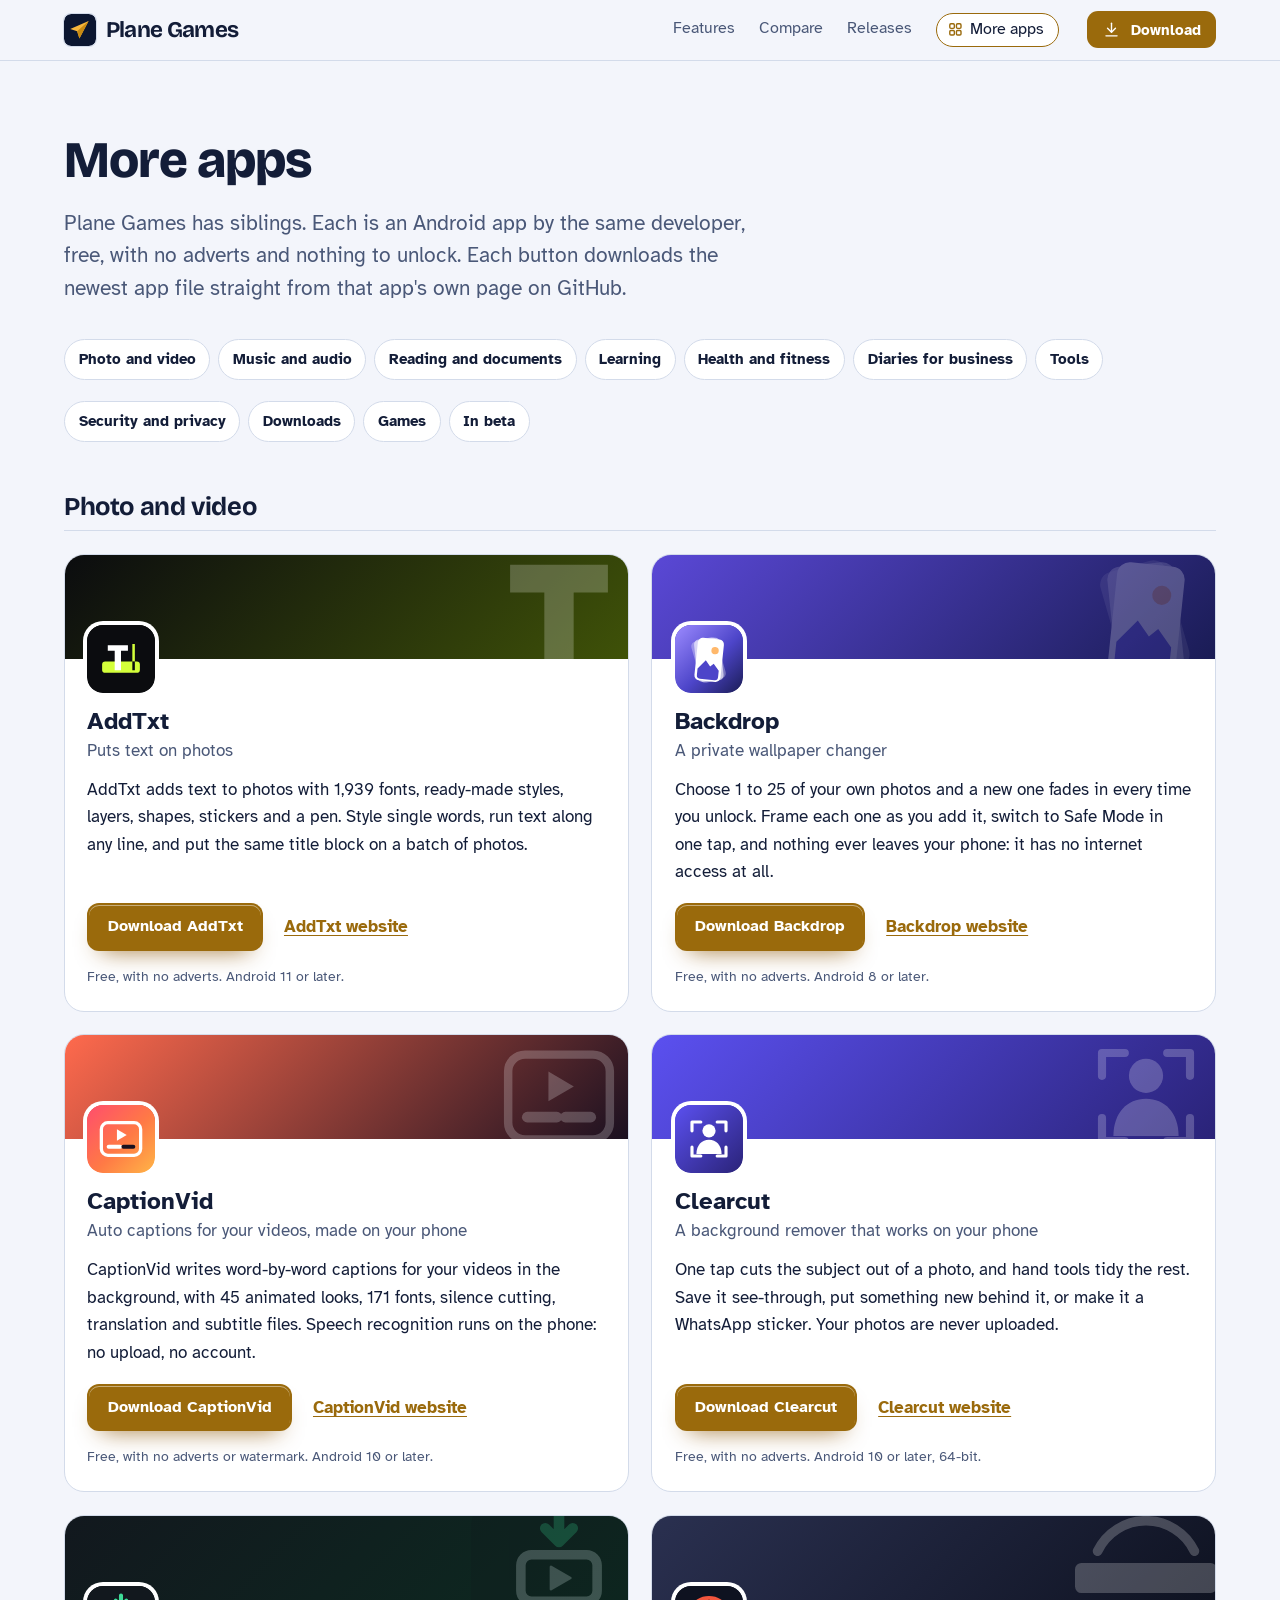
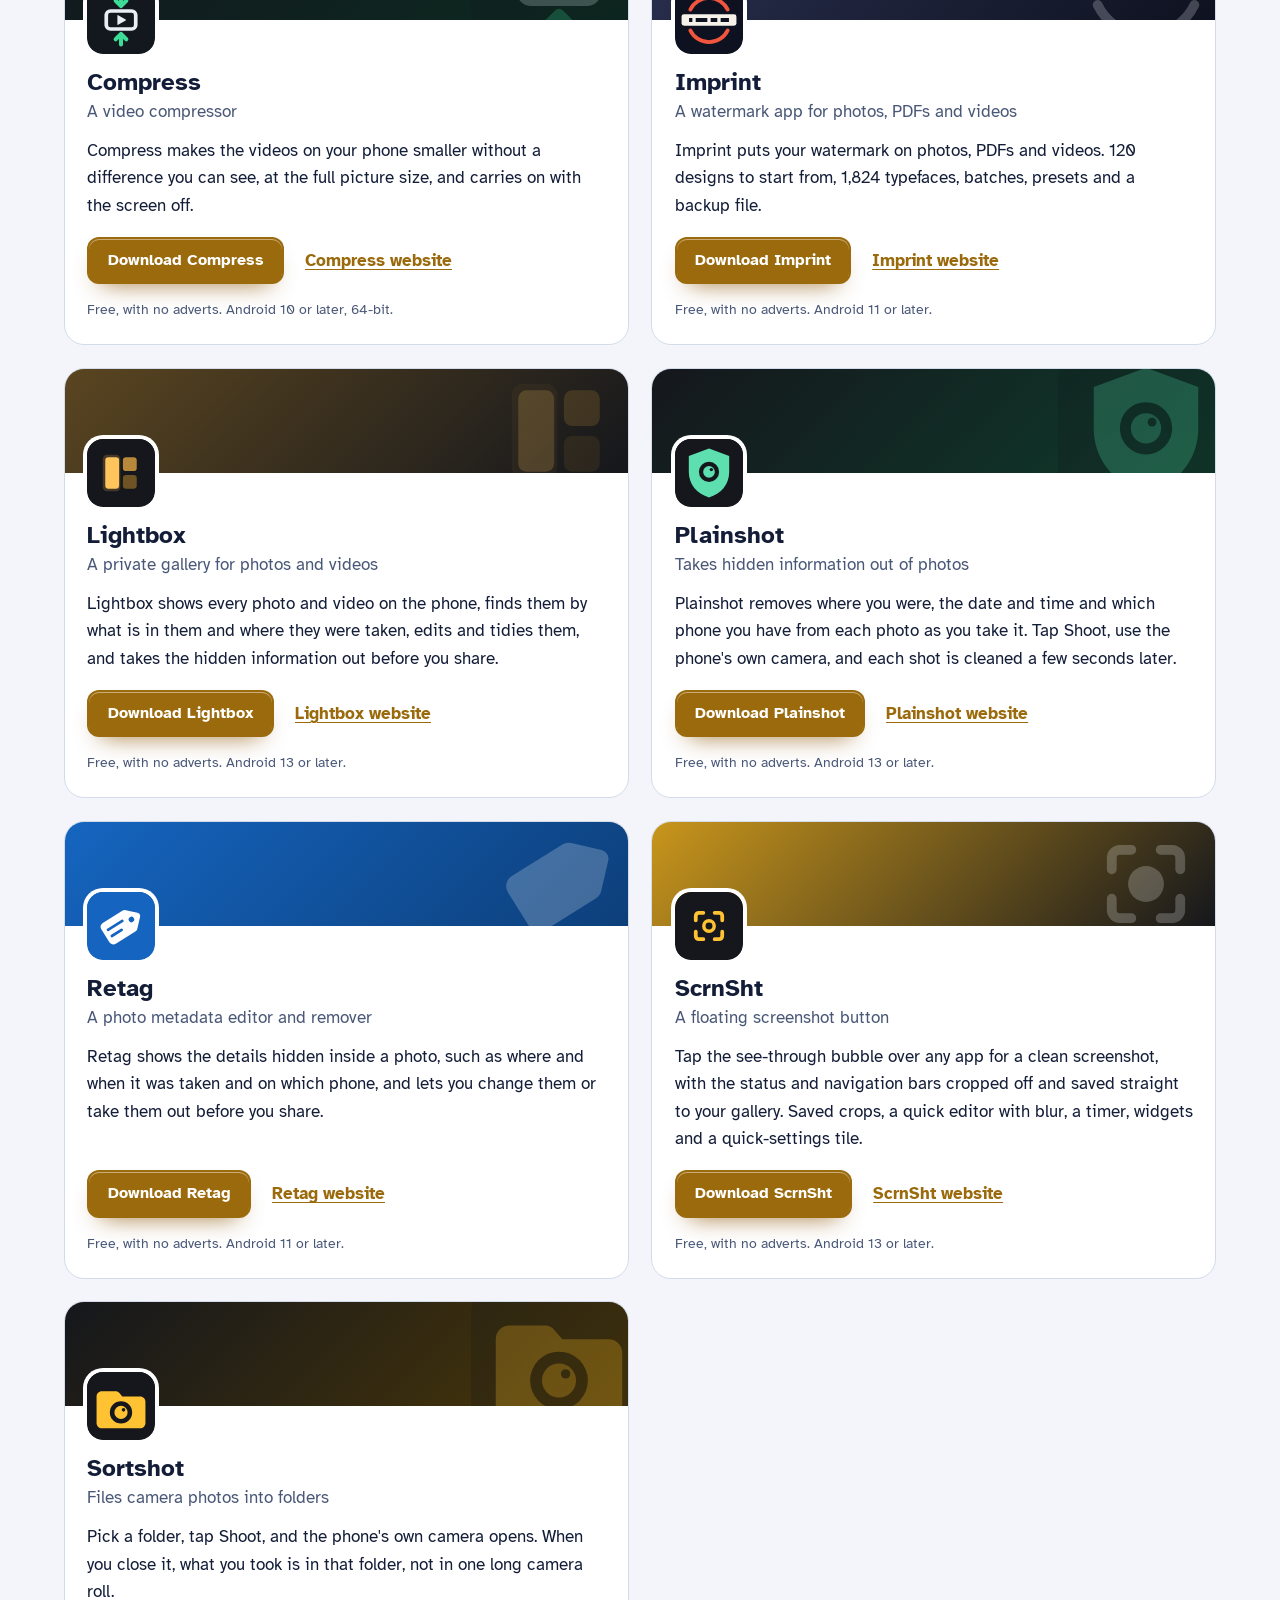
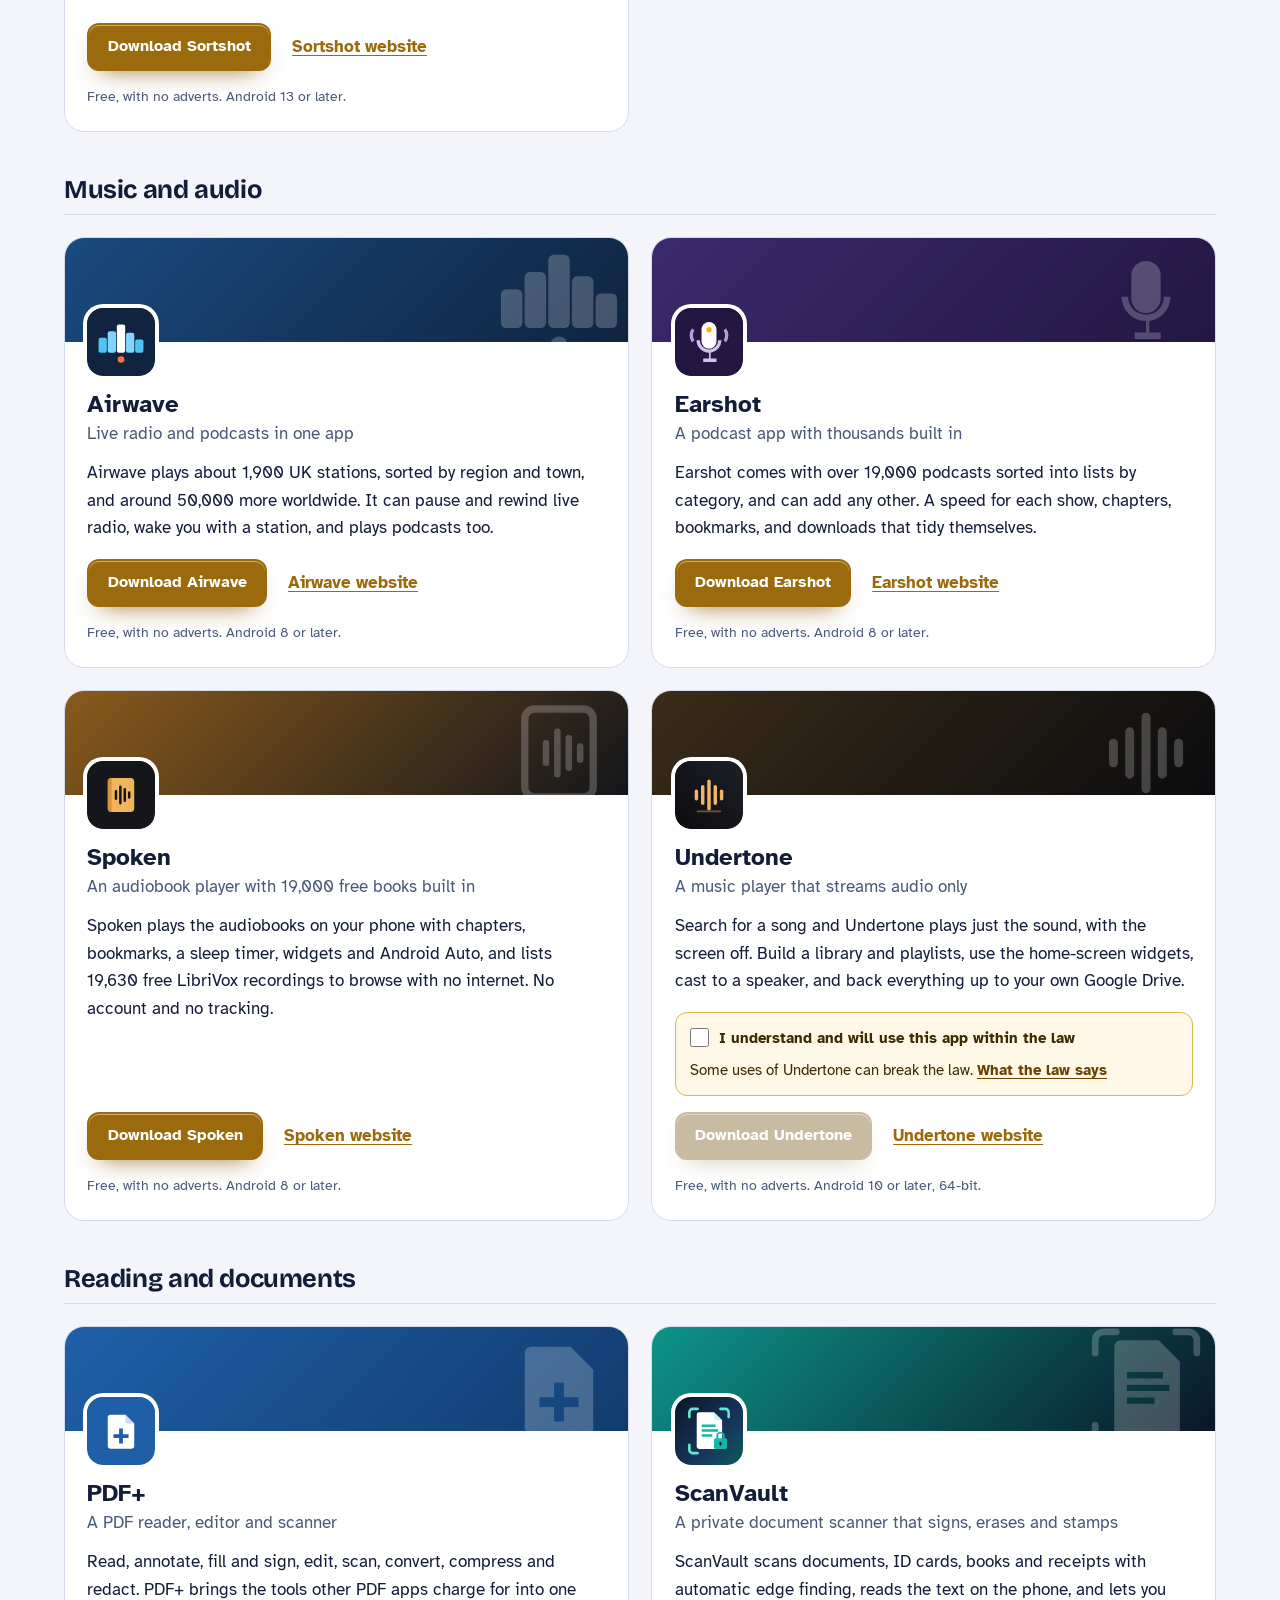
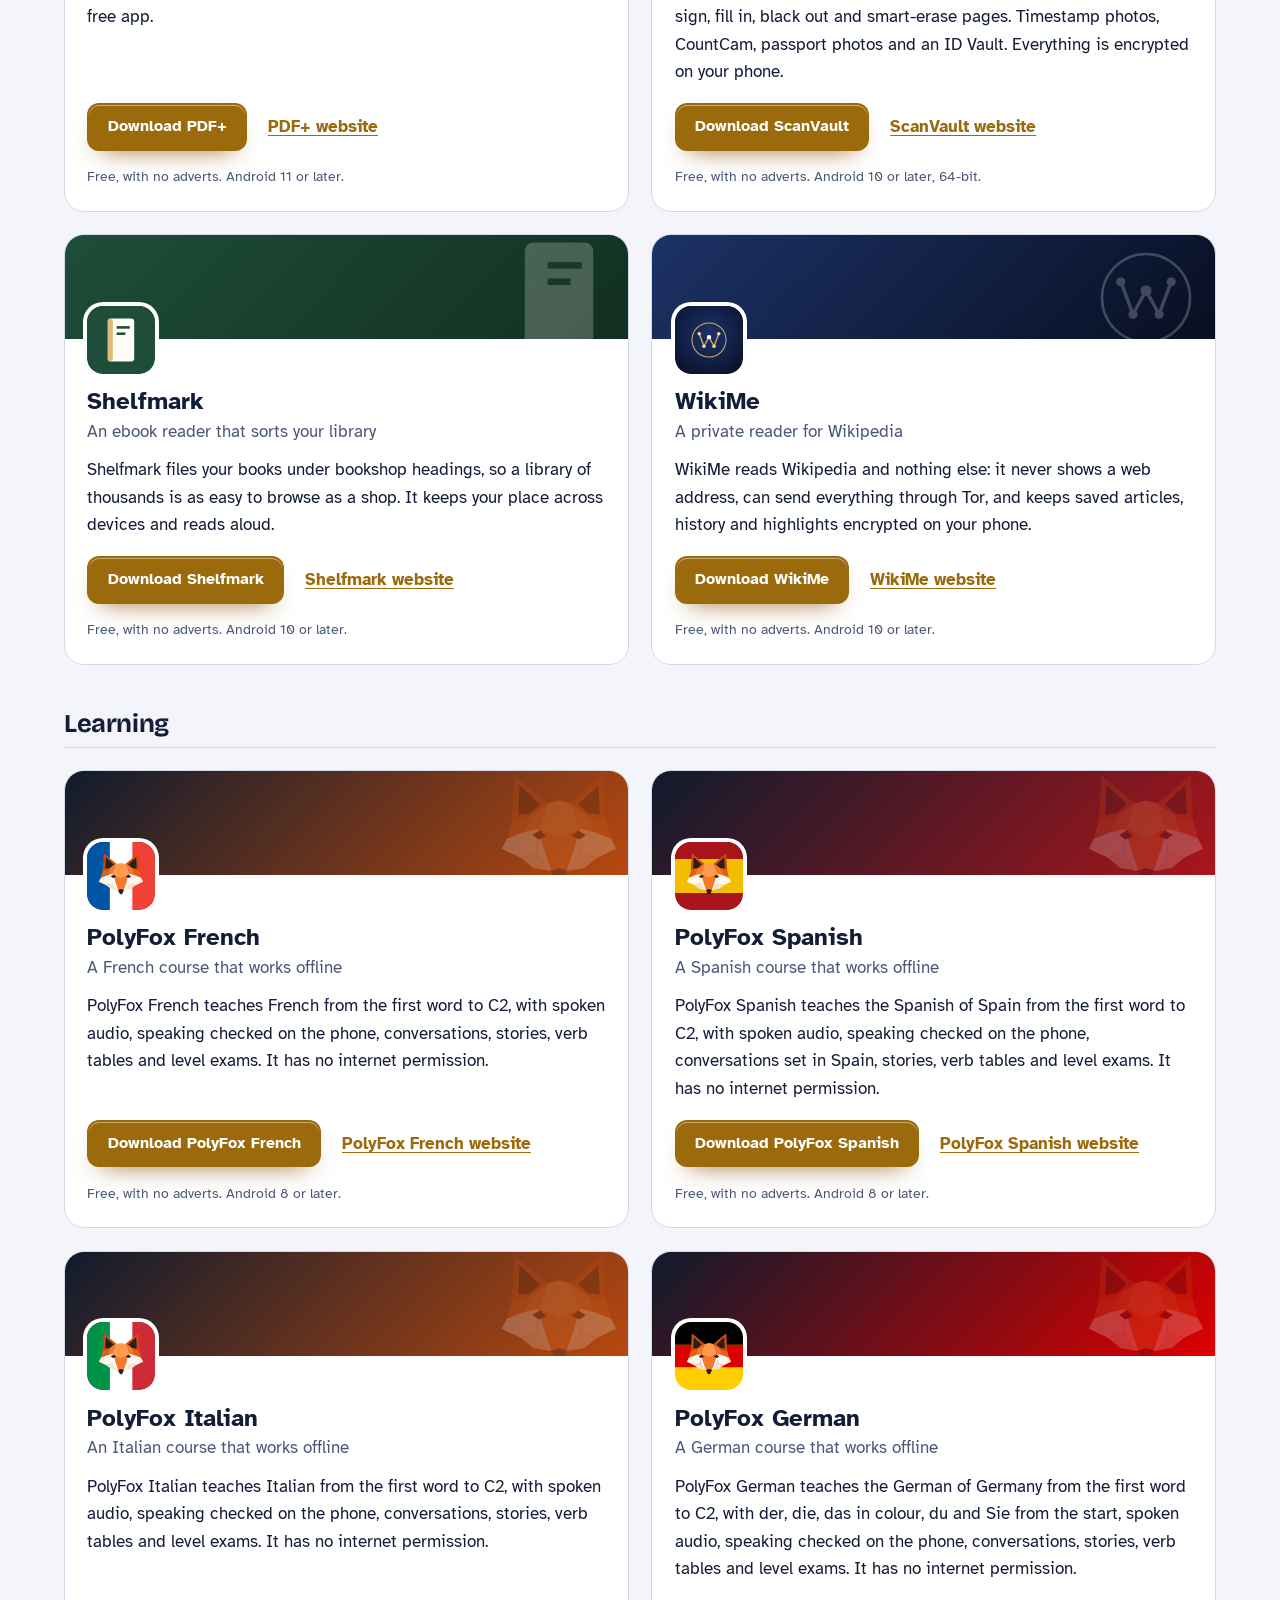
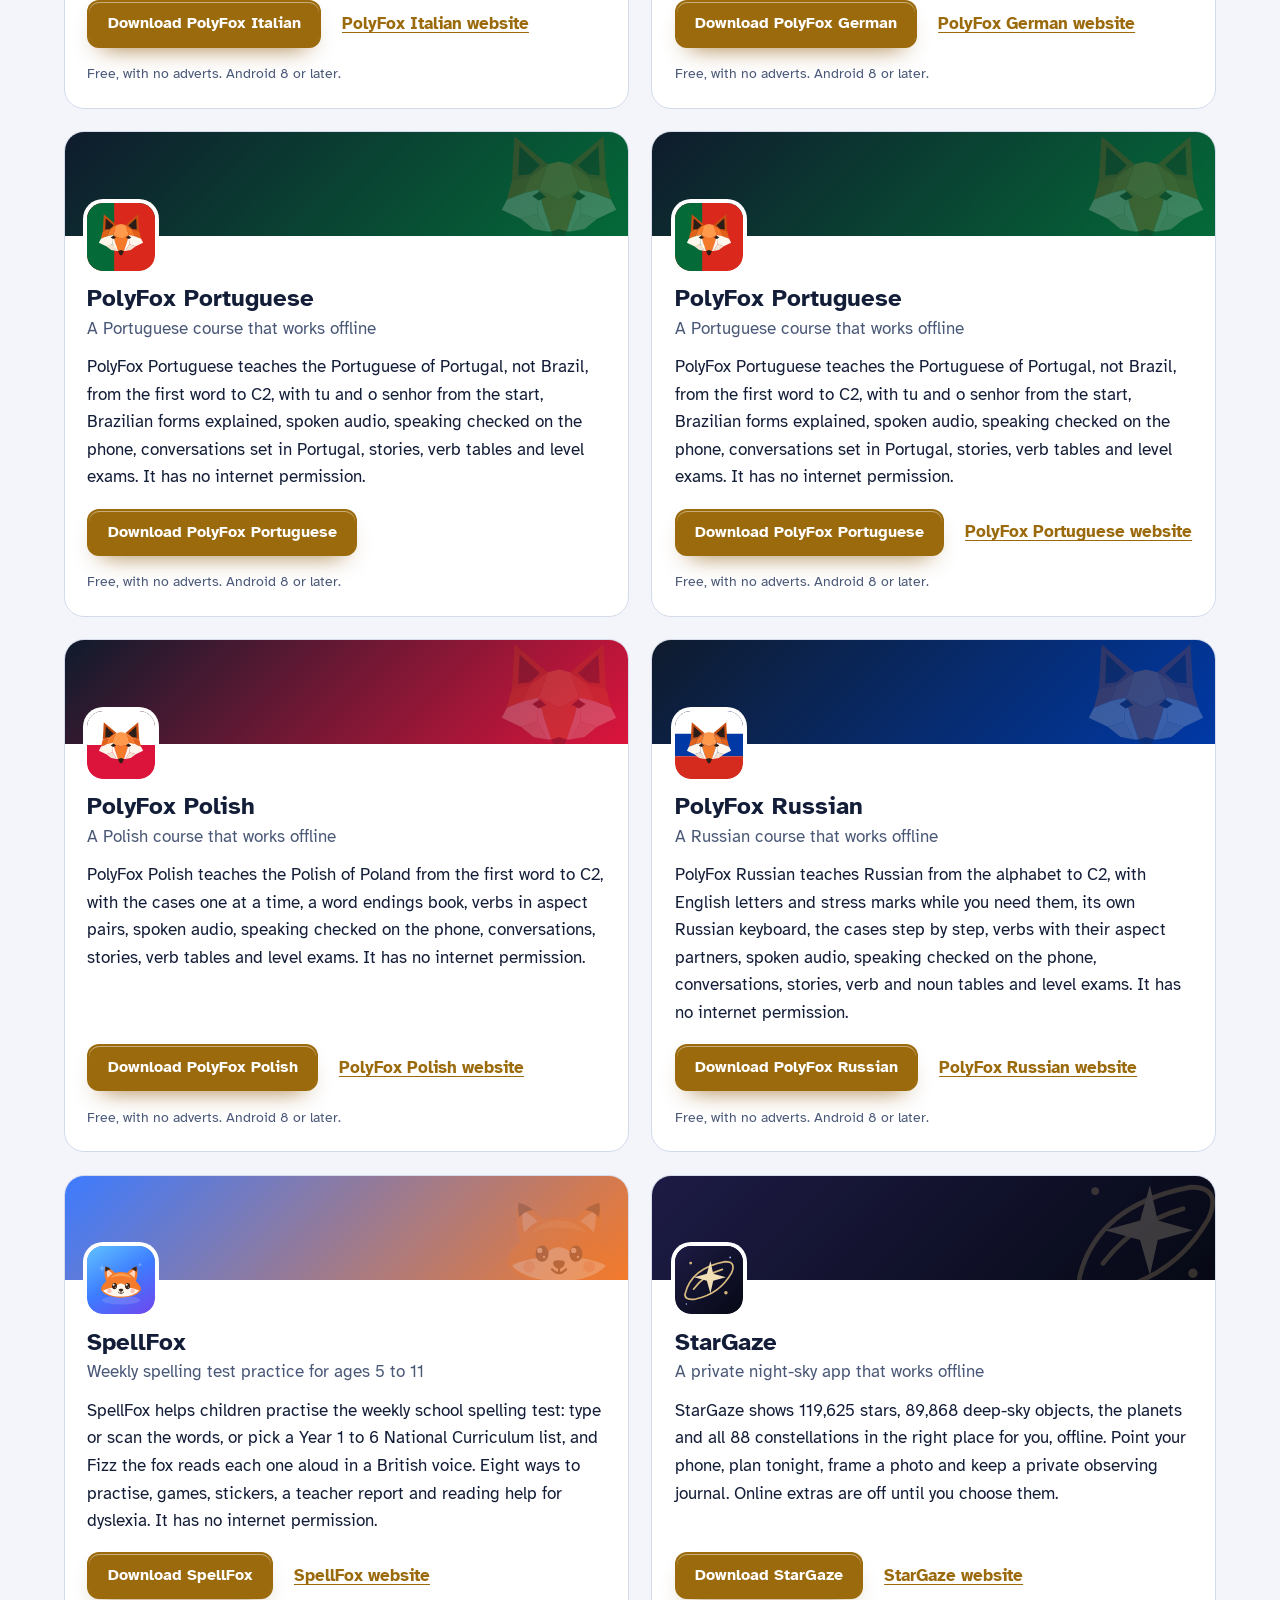
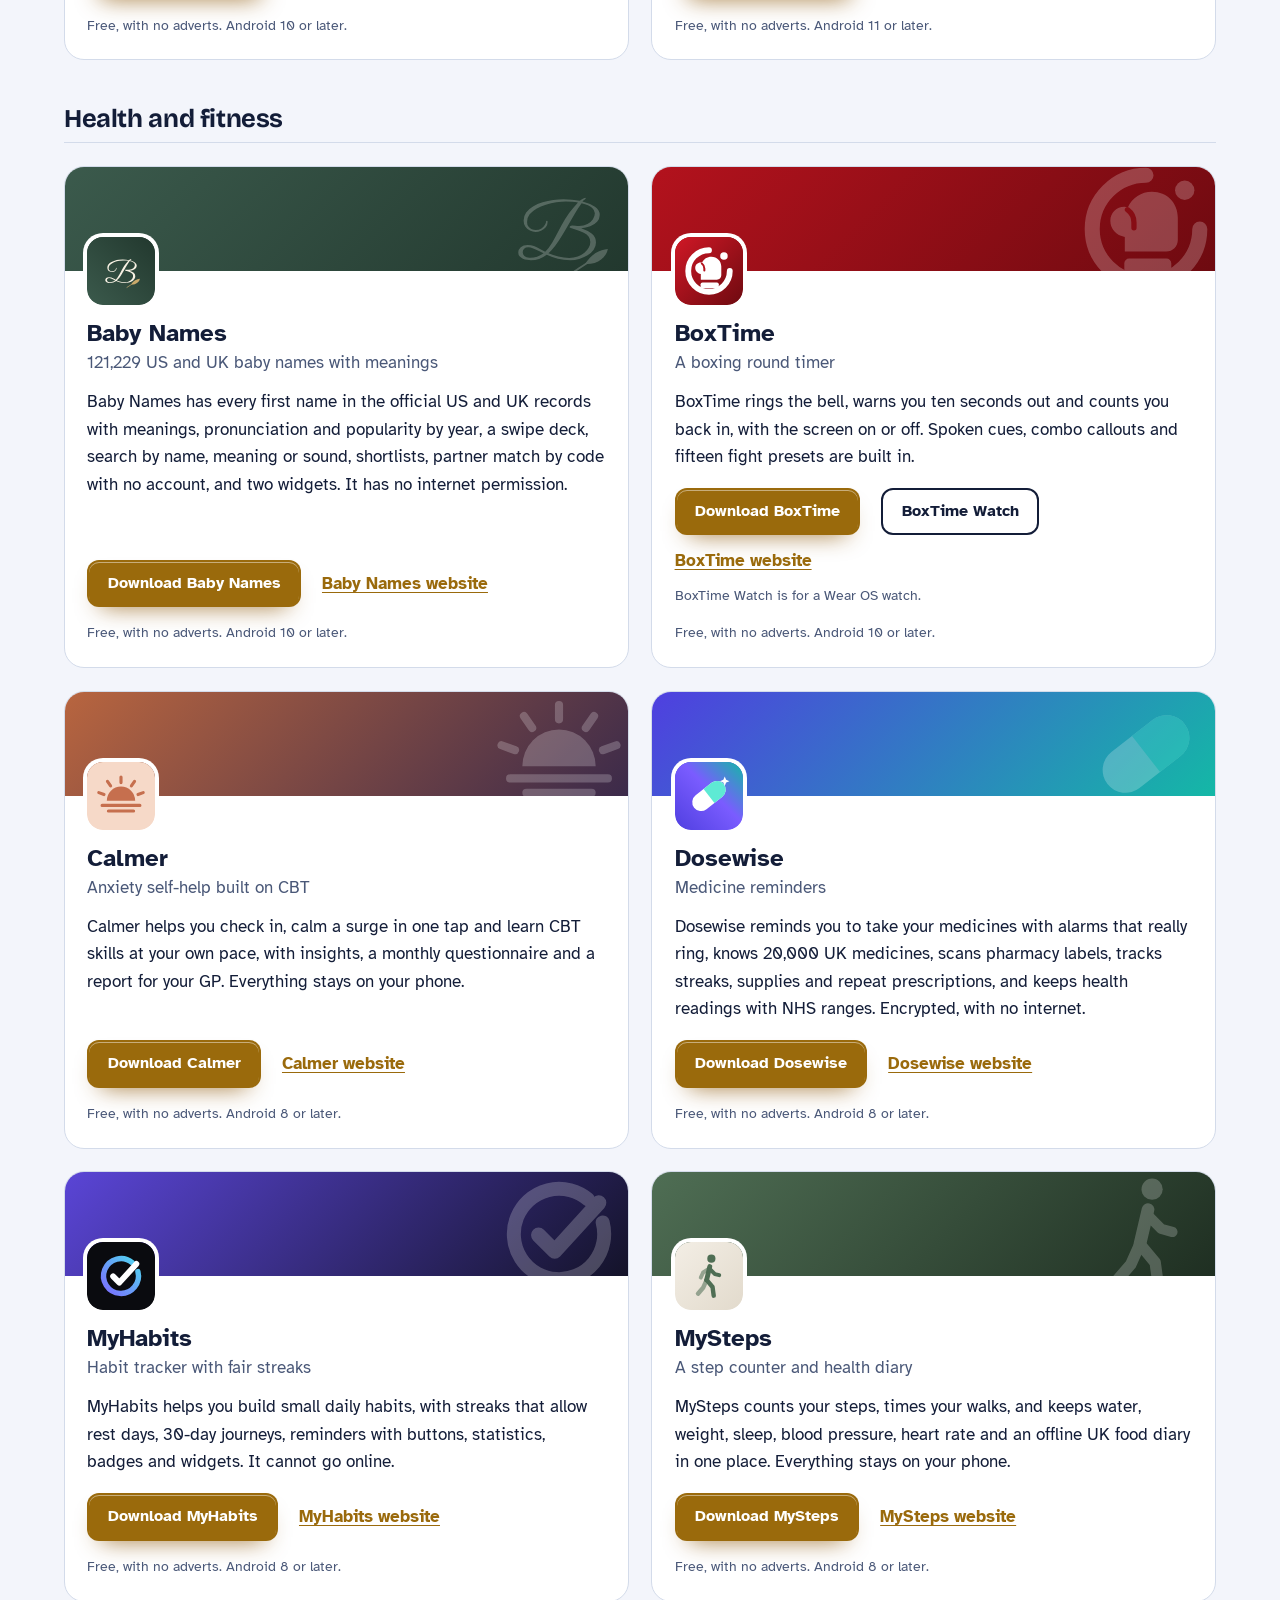
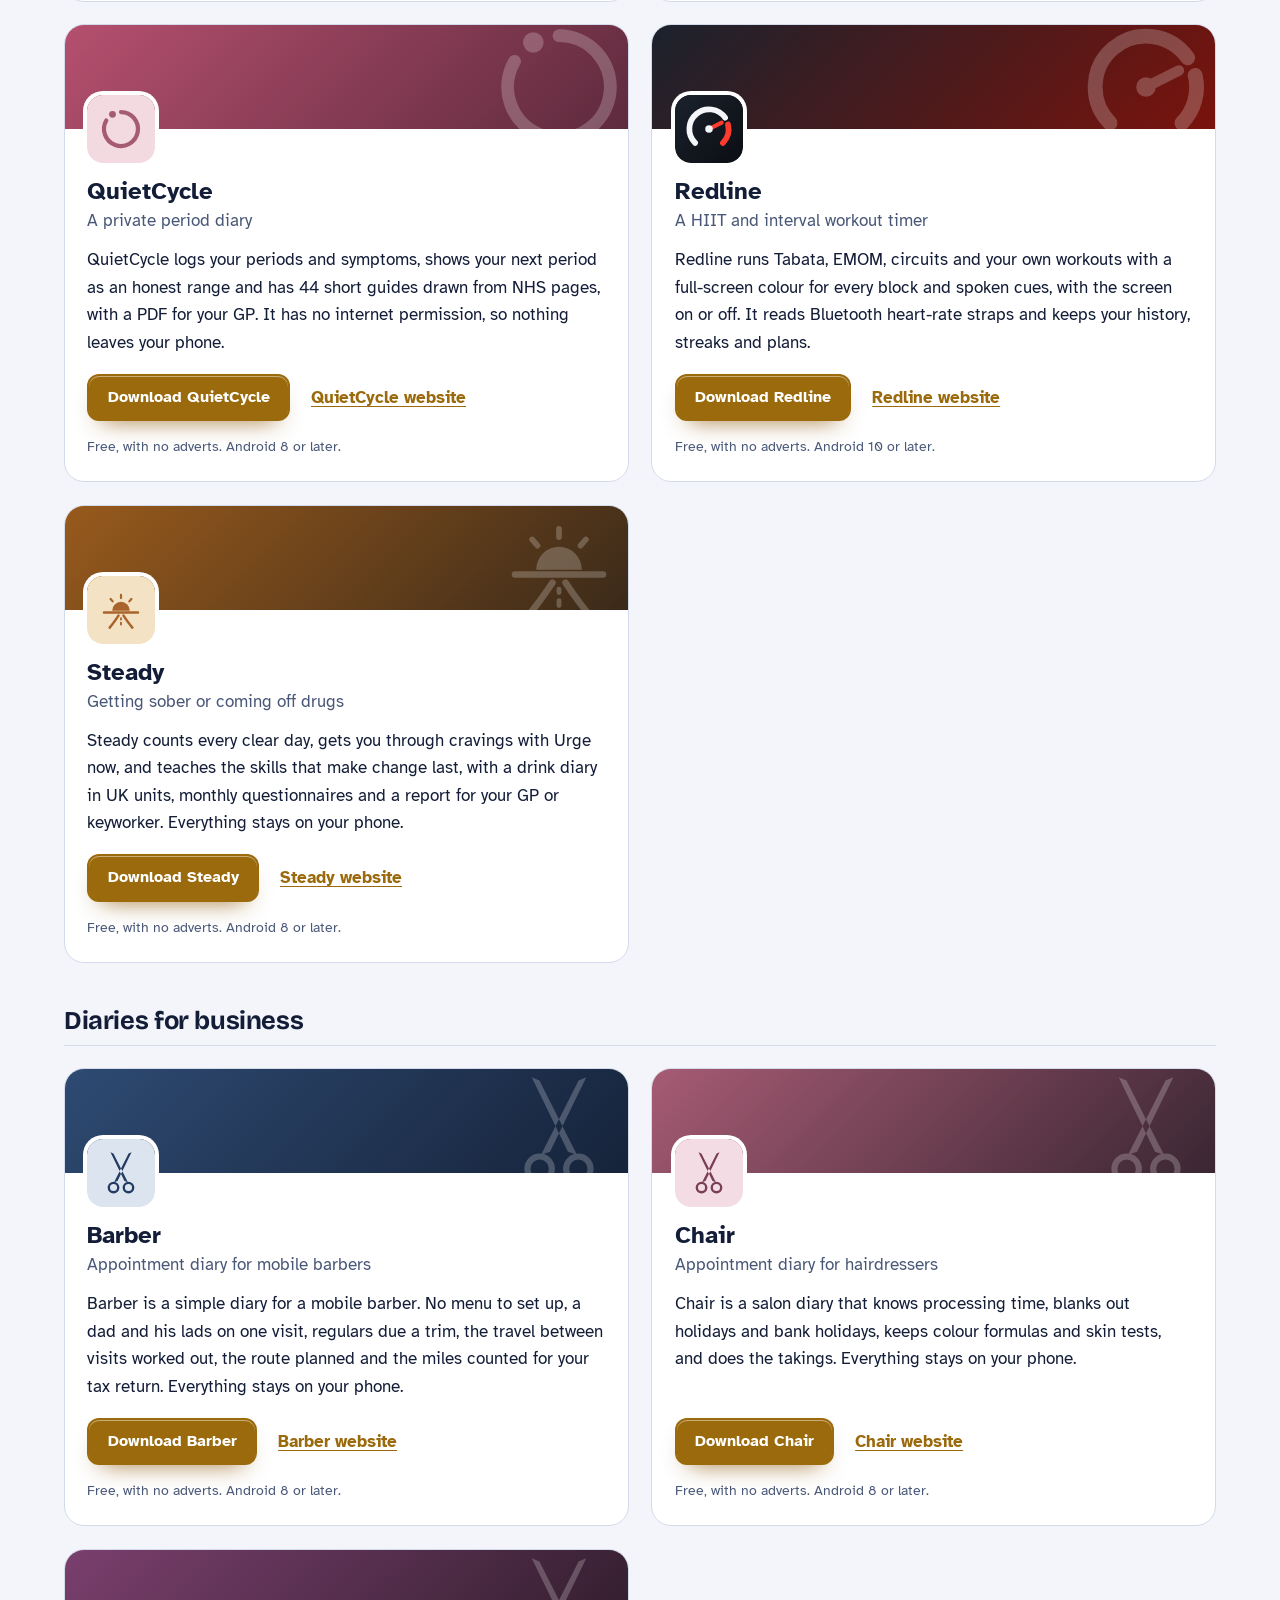
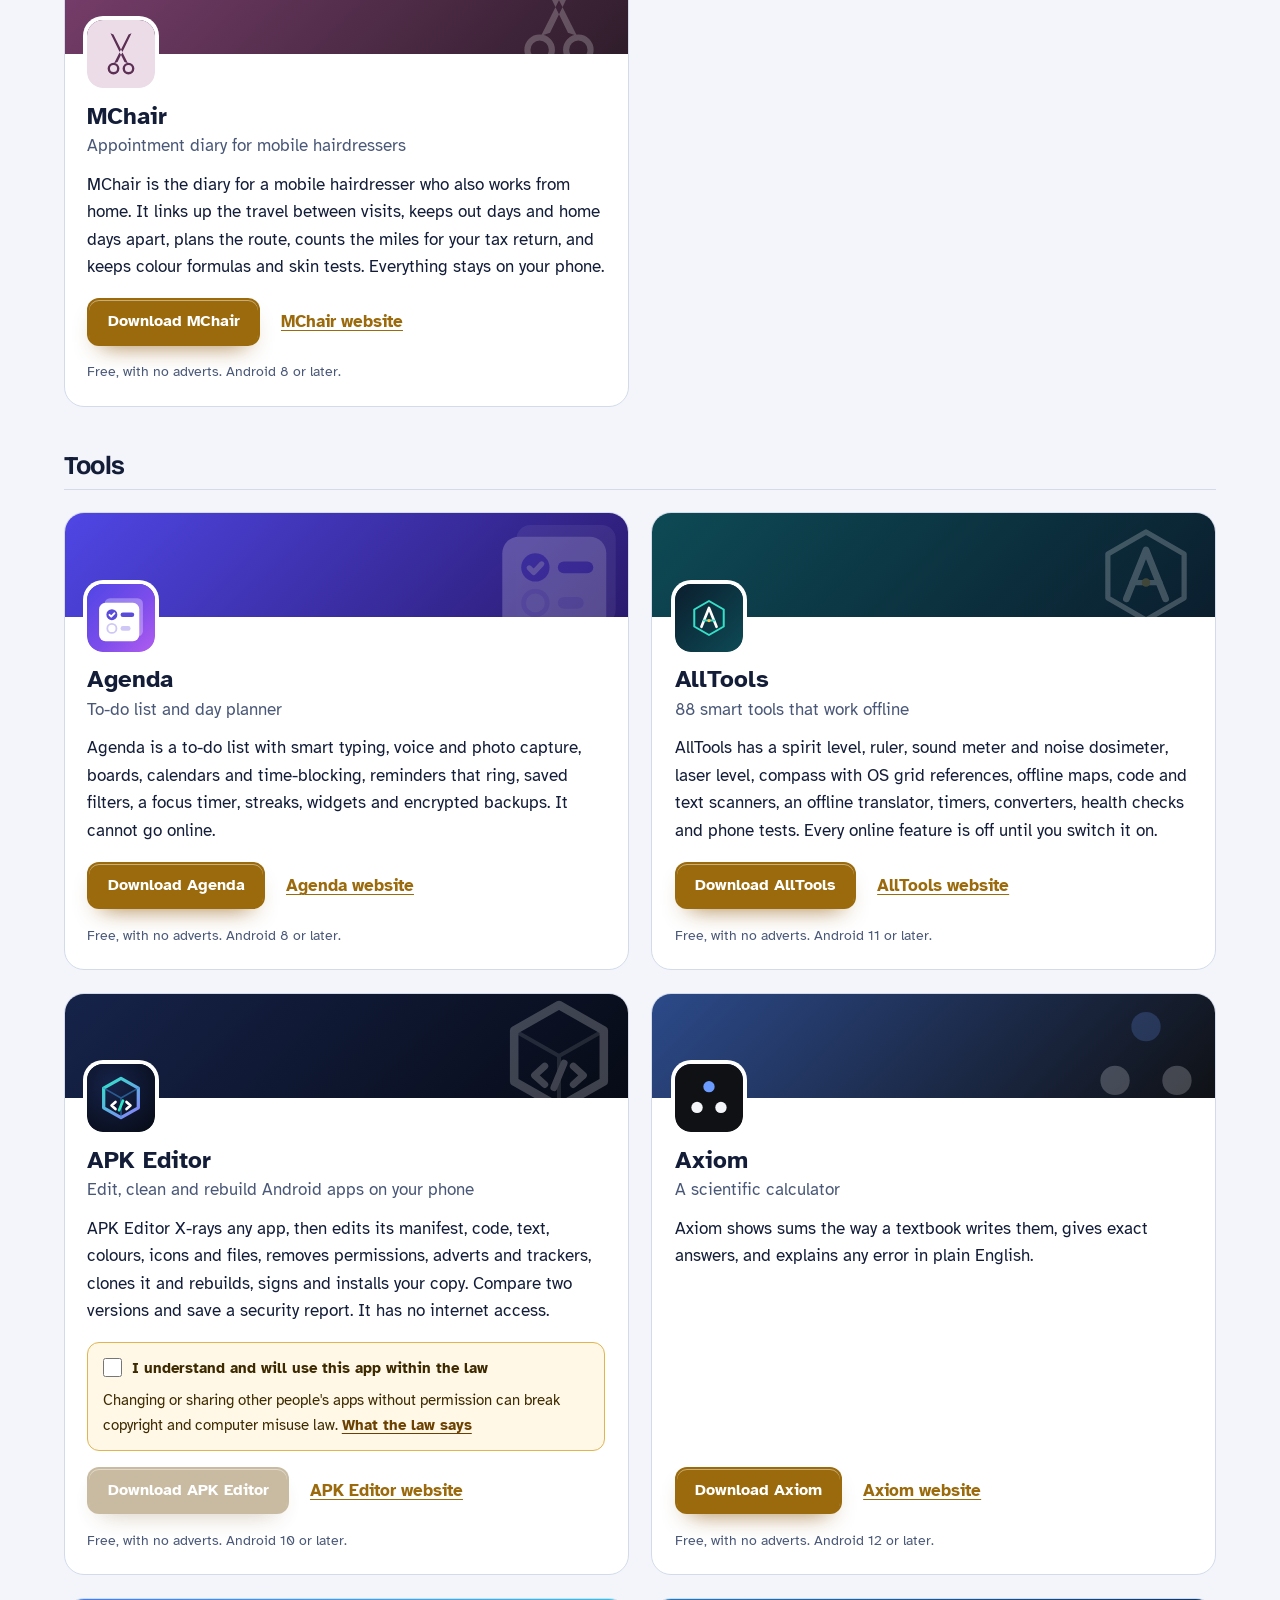
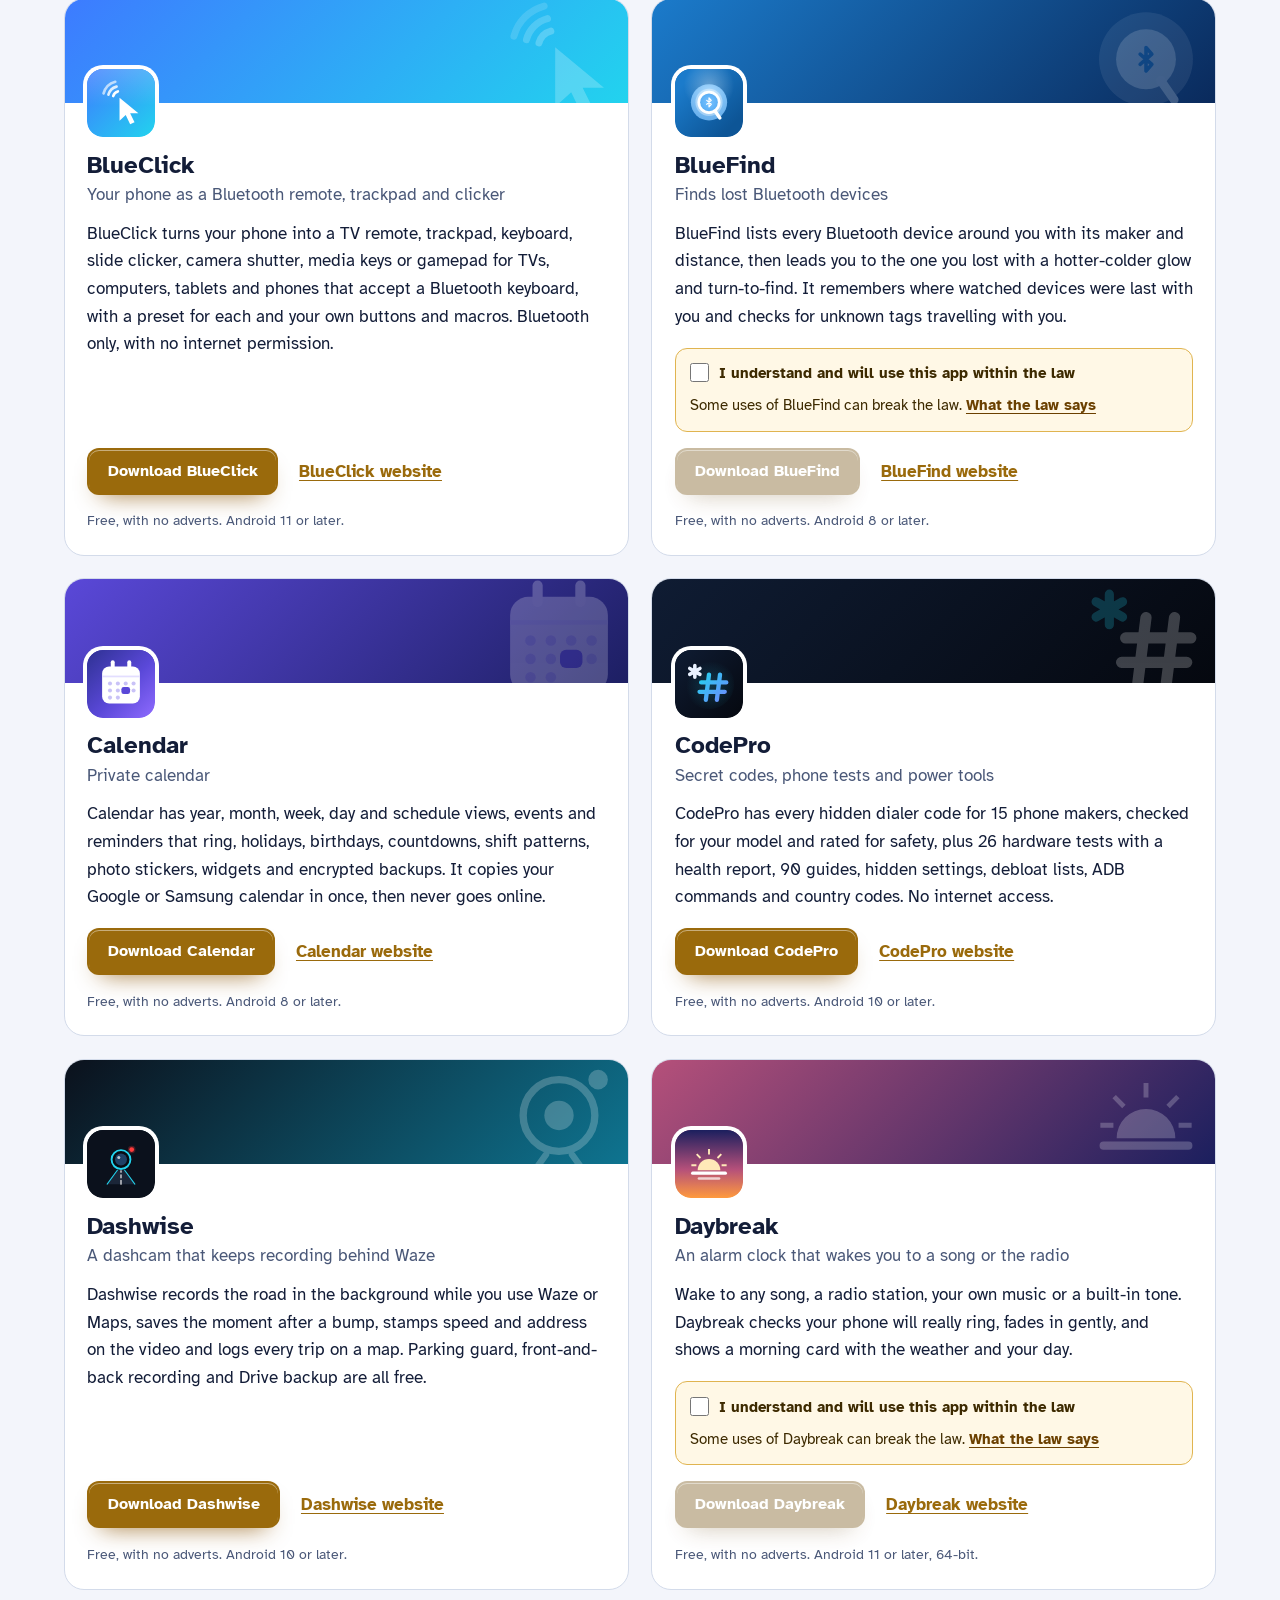
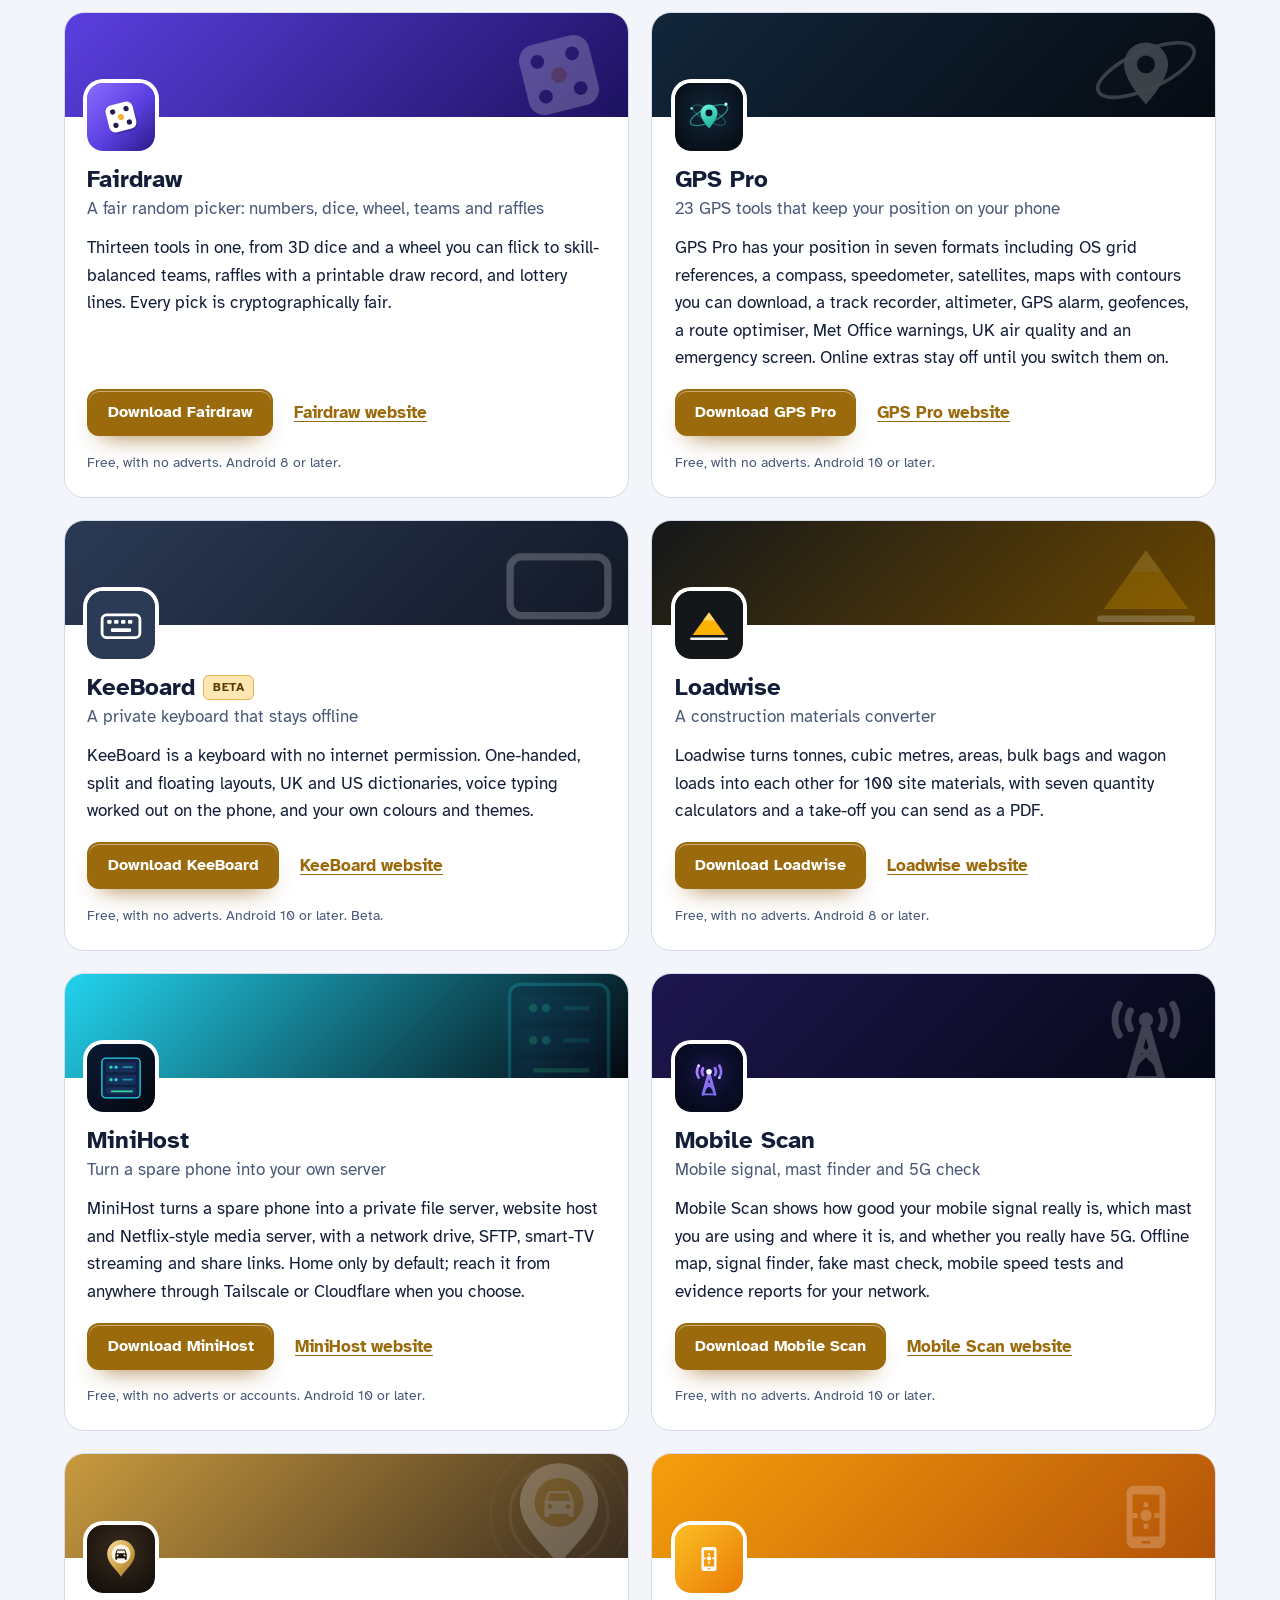
<file: more-apps.html>
<!DOCTYPE html>
<html lang="en-GB">
<head>
<meta charset="utf-8">
<meta name="viewport" content="width=device-width, initial-scale=1">
<title>More free Android apps from the maker of Plane Games</title>
<meta name="description" content="All 99 free Android apps from the maker of Plane Games, in one list by category, each with its download and a link to its website.">
<meta name="author" content="Jonathan Jackson">
<link rel="canonical" href="https://customgpter.github.io/plane-games/more-apps.html">
<meta name="theme-color" content="#f3f5fb" media="(prefers-color-scheme: light)">
<meta name="theme-color" content="#0c1630" media="(prefers-color-scheme: dark)">
<meta property="og:type" content="website">
<meta property="og:site_name" content="Plane Games">
<meta property="og:title" content="More free Android apps from the maker of Plane Games">
<meta property="og:description" content="All 99 free Android apps from the maker of Plane Games, in one list by category, each with its download and a link to its website.">
<meta property="og:url" content="https://customgpter.github.io/plane-games/more-apps.html">
<meta property="og:image" content="https://customgpter.github.io/plane-games/assets/og.png">
<meta property="og:image:width" content="1200">
<meta property="og:image:height" content="630">
<meta property="og:image:alt" content="Plane Games&#x27; home screen with the board games tab open">
<meta property="og:locale" content="en_GB">
<meta name="twitter:card" content="summary_large_image">
<link rel="icon" href="./assets/favicon.svg" type="image/svg+xml">
<link rel="apple-touch-icon" href="./assets/apple-touch-icon.png">
<link rel="preload" href="./assets/fonts/bricolage-grotesque-latin.woff2" as="font" type="font/woff2" crossorigin>
<link rel="preload" href="./assets/fonts/atkinson-hyperlegible-latin-400-normal.woff2" as="font" type="font/woff2" crossorigin>
<link rel="stylesheet" href="./assets/site.css?v=1">
<link rel="stylesheet" href="./assets/house.css?v=1">
<script type="application/ld+json">{"@context":"https://schema.org","@type":"ItemList","name":"Apps from the maker of Plane Games","url":"https://customgpter.github.io/plane-games/more-apps.html","itemListElement":[{"@type":"ListItem","position":1,"name":"AddTxt","url":"https://customgpter.github.io/addtxt/"},{"@type":"ListItem","position":2,"name":"Backdrop","url":"https://customgpter.github.io/backdrop/"},{"@type":"ListItem","position":3,"name":"CaptionVid","url":"https://customgpter.github.io/captionvid/"},{"@type":"ListItem","position":4,"name":"Clearcut","url":"https://customgpter.github.io/clearcut/"},{"@type":"ListItem","position":5,"name":"Compress","url":"https://customgpter.github.io/compress/"},{"@type":"ListItem","position":6,"name":"Imprint","url":"https://customgpter.github.io/imprint/"},{"@type":"ListItem","position":7,"name":"Lightbox","url":"https://customgpter.github.io/lightbox/"},{"@type":"ListItem","position":8,"name":"Plainshot","url":"https://customgpter.github.io/plainshot/"},{"@type":"ListItem","position":9,"name":"Retag","url":"https://customgpter.github.io/retag/"},{"@type":"ListItem","position":10,"name":"ScrnSht","url":"https://customgpter.github.io/scrnsht/"},{"@type":"ListItem","position":11,"name":"Sortshot","url":"https://customgpter.github.io/sortshot/"},{"@type":"ListItem","position":12,"name":"Airwave","url":"https://customgpter.github.io/airwave/"},{"@type":"ListItem","position":13,"name":"Earshot","url":"https://customgpter.github.io/earshot/"},{"@type":"ListItem","position":14,"name":"Spoken","url":"https://customgpter.github.io/spoken/"},{"@type":"ListItem","position":15,"name":"Undertone","url":"https://customgpter.github.io/undertone/"},{"@type":"ListItem","position":16,"name":"PDF+","url":"https://customgpter.github.io/pdfplus/"},{"@type":"ListItem","position":17,"name":"ScanVault","url":"https://customgpter.github.io/scanvault/"},{"@type":"ListItem","position":18,"name":"Shelfmark","url":"https://customgpter.github.io/shelfmark/"},{"@type":"ListItem","position":19,"name":"WikiMe","url":"https://customgpter.github.io/wikime/"},{"@type":"ListItem","position":20,"name":"PolyFox French","url":"https://customgpter.github.io/polyfox/"},{"@type":"ListItem","position":21,"name":"PolyFox German","url":"https://customgpter.github.io/polyfox-german/"},{"@type":"ListItem","position":22,"name":"PolyFox Portuguese","url":"https://customgpter.github.io/polyfox-portuguese/"},{"@type":"ListItem","position":23,"name":"PolyFox Polish","url":"https://customgpter.github.io/polyfox-polish/"},{"@type":"ListItem","position":24,"name":"PolyFox Russian","url":"https://customgpter.github.io/polyfox-russian/"},{"@type":"ListItem","position":25,"name":"SpellFox","url":"https://customgpter.github.io/spellfox/"},{"@type":"ListItem","position":26,"name":"StarGaze","url":"https://customgpter.github.io/stargaze/"},{"@type":"ListItem","position":27,"name":"Baby Names","url":"https://customgpter.github.io/babynames/"},{"@type":"ListItem","position":28,"name":"BoxTime","url":"https://customgpter.github.io/boxtime/"},{"@type":"ListItem","position":29,"name":"Calmer","url":"https://customgpter.github.io/calmer/"},{"@type":"ListItem","position":30,"name":"Dosewise","url":"https://customgpter.github.io/dosewise/"},{"@type":"ListItem","position":31,"name":"MyHabits","url":"https://customgpter.github.io/myhabits/"},{"@type":"ListItem","position":32,"name":"MySteps","url":"https://customgpter.github.io/mysteps/"},{"@type":"ListItem","position":33,"name":"QuietCycle","url":"https://customgpter.github.io/quietcycle/"},{"@type":"ListItem","position":34,"name":"Redline","url":"https://customgpter.github.io/redline/"},{"@type":"ListItem","position":35,"name":"Steady","url":"https://customgpter.github.io/steady/"},{"@type":"ListItem","position":36,"name":"Barber","url":"https://customgpter.github.io/barber/"},{"@type":"ListItem","position":37,"name":"Chair","url":"https://customgpter.github.io/chair/"},{"@type":"ListItem","position":38,"name":"MChair","url":"https://customgpter.github.io/mchair/"},{"@type":"ListItem","position":39,"name":"Agenda","url":"https://customgpter.github.io/agenda/"},{"@type":"ListItem","position":40,"name":"AllTools","url":"https://customgpter.github.io/alltools/"},{"@type":"ListItem","position":41,"name":"APK Editor","url":"https://customgpter.github.io/apkeditor/"},{"@type":"ListItem","position":42,"name":"Axiom","url":"https://customgpter.github.io/axiom/"},{"@type":"ListItem","position":43,"name":"BlueClick","url":"https://customgpter.github.io/blueclick/"},{"@type":"ListItem","position":44,"name":"BlueFind","url":"https://customgpter.github.io/bluefind/"},{"@type":"ListItem","position":45,"name":"Calendar","url":"https://customgpter.github.io/calendar/"},{"@type":"ListItem","position":46,"name":"CodePro","url":"https://customgpter.github.io/codepro/"},{"@type":"ListItem","position":47,"name":"Dashwise","url":"https://customgpter.github.io/dashwise/"},{"@type":"ListItem","position":48,"name":"Daybreak","url":"https://customgpter.github.io/daybreak/"},{"@type":"ListItem","position":49,"name":"Fairdraw","url":"https://customgpter.github.io/fairdraw/"},{"@type":"ListItem","position":50,"name":"GPS Pro","url":"https://customgpter.github.io/gpspro/"},{"@type":"ListItem","position":51,"name":"KeeBoard","url":"https://customgpter.github.io/keeboard/"},{"@type":"ListItem","position":52,"name":"Loadwise","url":"https://customgpter.github.io/loadwise/"},{"@type":"ListItem","position":53,"name":"MiniHost","url":"https://customgpter.github.io/minihost/"},{"@type":"ListItem","position":54,"name":"Mobile Scan","url":"https://customgpter.github.io/mobilescan/"},{"@type":"ListItem","position":55,"name":"Parkwise","url":"https://customgpter.github.io/parkwise/"},{"@type":"ListItem","position":56,"name":"Pocketmind","url":"https://customgpter.github.io/pocketmind/"},{"@type":"ListItem","position":57,"name":"Refine","url":"https://customgpter.github.io/refine/"},{"@type":"ListItem","position":58,"name":"Shiftwise","url":"https://customgpter.github.io/shiftwise/"},{"@type":"ListItem","position":59,"name":"SimpleCalc","url":"https://customgpter.github.io/simplecalc/"},{"@type":"ListItem","position":60,"name":"Skyline","url":"https://customgpter.github.io/skyline/"},{"@type":"ListItem","position":61,"name":"Slipway","url":"https://customgpter.github.io/slipway/"},{"@type":"ListItem","position":62,"name":"Tagger","url":"https://customgpter.github.io/tagger/"},{"@type":"ListItem","position":63,"name":"TotalClean","url":"https://customgpter.github.io/totalclean/"},{"@type":"ListItem","position":64,"name":"TVLink","url":"https://customgpter.github.io/tvlink/"},{"@type":"ListItem","position":65,"name":"Unbox","url":"https://customgpter.github.io/unbox/"},{"@type":"ListItem","position":66,"name":"WhatsKeep","url":"https://customgpter.github.io/whatskeep/"},{"@type":"ListItem","position":67,"name":"WiFi Scan","url":"https://customgpter.github.io/wifiscan/"},{"@type":"ListItem","position":68,"name":"Auditly","url":"https://customgpter.github.io/auditly/"},{"@type":"ListItem","position":69,"name":"Backchannel","url":"https://customgpter.github.io/backchannel/"},{"@type":"ListItem","position":70,"name":"ENotes","url":"https://customgpter.github.io/enotes/"},{"@type":"ListItem","position":71,"name":"FindMe","url":"https://customgpter.github.io/findme/"},{"@type":"ListItem","position":72,"name":"iLock","url":"https://customgpter.github.io/ilock/"},{"@type":"ListItem","position":73,"name":"ImSafe","url":"https://customgpter.github.io/imsafe/"},{"@type":"ListItem","position":74,"name":"IShred","url":"https://customgpter.github.io/ishred/"},{"@type":"ListItem","position":75,"name":"LockBox","url":"https://customgpter.github.io/lockbox/"},{"@type":"ListItem","position":76,"name":"PassVault","url":"https://customgpter.github.io/passvault/"},{"@type":"ListItem","position":77,"name":"SpyFind","url":"https://customgpter.github.io/spyfind/"},{"@type":"ListItem","position":78,"name":"TextWipe","url":"https://customgpter.github.io/textwipe/"},{"@type":"ListItem","position":79,"name":"Tracewire","url":"https://customgpter.github.io/tracewire/"},{"@type":"ListItem","position":80,"name":"Vigil","url":"https://customgpter.github.io/vigil/"},{"@type":"ListItem","position":81,"name":"Grab","url":"https://customgpter.github.io/grab/"},{"@type":"ListItem","position":82,"name":"Swarm","url":"https://customgpter.github.io/swarm/"},{"@type":"ListItem","position":83,"name":"Plane Games","url":"https://customgpter.github.io/plane-games/"},{"@type":"ListItem","position":84,"name":"Ninefold","url":"https://customgpter.github.io/ninefold/"},{"@type":"ListItem","position":85,"name":"Cubewise","url":"https://customgpter.github.io/cubewise/"},{"@type":"ListItem","position":86,"name":"Tilewise","url":"https://customgpter.github.io/tilewise/"},{"@type":"ListItem","position":87,"name":"Letterwise","url":"https://customgpter.github.io/letterwise/"},{"@type":"ListItem","position":88,"name":"Kingside","url":"https://customgpter.github.io/kingside/"},{"@type":"ListItem","position":89,"name":"Deckhand","url":"https://customgpter.github.io/deckhand/"},{"@type":"ListItem","position":90,"name":"SNESForge","url":"https://customgpter.github.io/snesforge/"},{"@type":"ListItem","position":91,"name":"Fame Boy","url":"https://customgpter.github.io/fameboy/"},{"@type":"ListItem","position":92,"name":"PSPPro","url":"https://customgpter.github.io/psppro/"},{"@type":"ListItem","position":93,"name":"MegaGen","url":"https://customgpter.github.io/megagen/"},{"@type":"ListItem","position":94,"name":"QVR","url":"https://customgpter.github.io/qvr/"},{"@type":"ListItem","position":95,"name":"QVR Watch","url":"https://customgpter.github.io/qvr-watch/"},{"@type":"ListItem","position":96,"name":"QVRLite","url":"https://customgpter.github.io/qvrlite/"},{"@type":"ListItem","position":97,"name":"Onionz","url":"https://customgpter.github.io/onionz/"},{"@type":"ListItem","position":98,"name":"OnionzWeb","url":"https://customgpter.github.io/onionzweb/"}]}</script>
<link rel="stylesheet" href="./assets/apps-list.css?v=1">
<script src="./assets/apps-list.js?v=1" defer></script>
</head>
<body>
<a class="skip" href="#main">Skip to content</a>
<header class="masthead">
<div class="wrap">
<a class="brand" href="./" aria-label="Plane Games home"><svg viewBox="0 0 108 108" aria-hidden="true"><rect width="108" height="108" rx="24" fill="#0c1630"/><path fill="#f6b63c" d="M83 24 21 50.400l23.300 7.800L52 83z"/><path fill="#c98a12" d="M83 24 44.300 58.200 52 83z"/></svg><span>Plane Games</span></a>
<nav aria-label="Main"><ul><li><a href="./#features">Features</a></li><li><a href="./compare.html">Compare</a></li><li><a href="./releases.html">Releases</a></li><li><a class="more-apps" href="./more-apps.html" aria-current="page"><svg class="ico" viewBox="0 0 24 24" aria-hidden="true"><rect x="4" y="4" width="6.5" height="6.5" rx="1.6"/><rect x="13.5" y="4" width="6.5" height="6.5" rx="1.6"/><rect x="4" y="13.5" width="6.5" height="6.5" rx="1.6"/><rect x="13.5" y="13.5" width="6.5" height="6.5" rx="1.6"/></svg>More apps</a></li></ul></nav>
<a class="button small" href="https://github.com/CustomGPTer/plane-games/releases/latest/download/PlaneGames.apk"><svg class="ico" viewBox="0 0 24 24" aria-hidden="true"><path d="M12 4v11"/><path d="M7 10.5l5 5 5-5"/><path d="M5 20h14"/></svg>Download</a>
</div>
</header>
<main id="main" class="doc">
<div class="wrap">
<div class="measure">
<h1>More apps</h1>
<p class="lede">Plane Games has siblings. Each is an Android app by the same developer, free, with no adverts and nothing to unlock. Each button downloads the newest app file straight from that app's own page on GitHub.</p>
</div>
<!-- apps:start -->
<nav class="mapps-jump" aria-label="App groups"><ul><li><a href="#apps-photo">Photo and video</a></li><li><a href="#apps-audio">Music and audio</a></li><li><a href="#apps-reading">Reading and documents</a></li><li><a href="#apps-learning">Learning</a></li><li><a href="#apps-health">Health and fitness</a></li><li><a href="#apps-diaries">Diaries for business</a></li><li><a href="#apps-tools">Tools</a></li><li><a href="#apps-security">Security and privacy</a></li><li><a href="#apps-downloads">Downloads</a></li><li><a href="#apps-games">Games</a></li><li><a href="#apps-testing">In beta</a></li></ul></nav>
<div class="mapps-group" role="group" aria-labelledby="apps-photo"><h2 class="mapps-cat" id="apps-photo">Photo and video</h2>
<ul class="mapps"><li class="mapp" style="--b:#0b0c0f;--b2:#3f5208"><div class="mapp-cover" aria-hidden="true"><svg viewBox="0 0 108 108"><path fill="#fff" d="M24 22h60v17H63v49H45V39H24z"/></svg></div><div class="mapp-body"><svg class="mapp-icon" viewBox="0 0 108 108" aria-hidden="true"><rect width="108" height="108" rx="24" fill="#0b0c0f"/><path fill="#d4ff3a" d="M29 58h50a5 5 0 0 1 5 5v8a5 5 0 0 1-5 5H29a5 5 0 0 1-5-5v-8a5 5 0 0 1 5-5z"/><path fill="#fff" d="M33 32h32v9H54v31H44V41H33z"/><path fill="#d4ff3a" d="M72 30h4v28h-4z"/><path fill="#0b0c0f" d="M72 58h4v14h-4z"/></svg><h3>AddTxt</h3><p class="mapp-kind">Puts text on photos</p><p class="mapp-say">AddTxt adds text to photos with 1,939 fonts, ready-made styles, layers, shapes, stickers and a pen. Style single words, run text along any line, and put the same title block on a batch of photos.</p><p class="mapp-go"><a class="button" href="https://github.com/CustomGPTer/addtxt/releases/latest/download/AddTxt.apk">Download AddTxt</a><a class="mapp-site" href="https://customgpter.github.io/addtxt/">AddTxt website</a></p><p class="mapp-needs">Free, with no adverts. Android 11 or later.</p></div></li>
<li class="mapp" style="--b:#5a48d6;--b2:#1a1c55"><div class="mapp-cover" aria-hidden="true"><svg viewBox="0 0 108 108"><g transform="translate(54 58) scale(1.3) translate(-54 -58)"><rect x="38" y="30" width="32" height="52" rx="6" fill="#fff" fill-opacity=".3" transform="rotate(-16 54 58)"/><rect x="38" y="30" width="32" height="52" rx="6" fill="#fff" fill-opacity=".6" transform="rotate(-6 54 58)"/><g transform="rotate(6 54 58)"><rect x="38" y="30" width="32" height="52" rx="6" fill="#fff"/><path d="M41 68l9-11 6 7 4-4 7 8v8a4 4 0 0 1-4 4H45a4 4 0 0 1-4-4z" fill="#4d45c9"/><circle cx="60" cy="44" r="4.5" fill="#FFB86B"/></g></g></svg></div><div class="mapp-body"><svg class="mapp-icon" viewBox="0 0 108 108" aria-hidden="true"><defs><linearGradient id="i-backdrop-mapp-cc" x1="0" y1="0" x2="1" y2="1"><stop offset="0" stop-color="#9c8bff"/><stop offset=".55" stop-color="#4d45c9"/><stop offset="1" stop-color="#1a1c55"/></linearGradient></defs><rect width="108" height="108" rx="24" fill="url(#i-backdrop-mapp-cc)"/><g transform="translate(54 58) scale(1.3) translate(-54 -58)"><rect x="38" y="30" width="32" height="52" rx="6" fill="#fff" fill-opacity=".3" transform="rotate(-16 54 58)"/><rect x="38" y="30" width="32" height="52" rx="6" fill="#fff" fill-opacity=".6" transform="rotate(-6 54 58)"/><g transform="rotate(6 54 58)"><rect x="38" y="30" width="32" height="52" rx="6" fill="#fff"/><path d="M41 68l9-11 6 7 4-4 7 8v8a4 4 0 0 1-4 4H45a4 4 0 0 1-4-4z" fill="#4d45c9"/><circle cx="60" cy="44" r="4.5" fill="#FFB86B"/></g></g></svg><h3>Backdrop</h3><p class="mapp-kind">A private wallpaper changer</p><p class="mapp-say">Choose 1 to 25 of your own photos and a new one fades in every time you unlock. Frame each one as you add it, switch to Safe Mode in one tap, and nothing ever leaves your phone: it has no internet access at all.</p><p class="mapp-go"><a class="button" href="https://github.com/CustomGPTer/backdrop/releases/latest/download/Backdrop.apk">Download Backdrop</a><a class="mapp-site" href="https://customgpter.github.io/backdrop/">Backdrop website</a></p><p class="mapp-needs">Free, with no adverts. Android 8 or later.</p></div></li>
<li class="mapp" style="--b:#ff6a4d;--b2:#1a1020"><div class="mapp-cover" aria-hidden="true"><svg viewBox="0 0 108 108"><g transform="translate(54 54) scale(1.3) translate(-54 -54)"><path d="M38,34 h32 a8,8 0 0 1 8,8 v24 a8,8 0 0 1 -8,8 h-32 a8,8 0 0 1 -8,-8 v-24 a8,8 0 0 1 8,-8 z" fill="none" stroke="#fff" stroke-width="4"/><path d="M49,42 L61,49 L49,56 Z" fill="#fff"/><path d="M39,61 h14 a2.5,2.5 0 0 1 0,5 h-14 a2.5,2.5 0 0 1 0,-5 z" fill="#fff"/><path d="M57,61 h12 a2.5,2.5 0 0 1 0,5 h-12 a2.5,2.5 0 0 1 0,-5 z" fill="#ffffff"/></g></svg></div><div class="mapp-body"><svg class="mapp-icon" viewBox="0 0 108 108" aria-hidden="true"><defs><linearGradient id="i-captionvid-cvbg" x1="0" y1="0" x2="1" y2="1"><stop offset="0" stop-color="#ff4d6d"/><stop offset=".55" stop-color="#ff7a45"/><stop offset="1" stop-color="#ffb547"/></linearGradient></defs><rect width="108" height="108" rx="24" fill="url(#i-captionvid-cvbg)"/><g transform="translate(54 54) scale(1.3) translate(-54 -54)"><path d="M38,34 h32 a8,8 0 0 1 8,8 v24 a8,8 0 0 1 -8,8 h-32 a8,8 0 0 1 -8,-8 v-24 a8,8 0 0 1 8,-8 z" fill="none" stroke="#fff" stroke-width="4"/><path d="M49,42 L61,49 L49,56 Z" fill="#fff"/><path d="M39,61 h14 a2.5,2.5 0 0 1 0,5 h-14 a2.5,2.5 0 0 1 0,-5 z" fill="#fff"/><path d="M57,61 h12 a2.5,2.5 0 0 1 0,5 h-12 a2.5,2.5 0 0 1 0,-5 z" fill="#1a1020"/></g></svg><h3>CaptionVid</h3><p class="mapp-kind">Auto captions for your videos, made on your phone</p><p class="mapp-say">CaptionVid writes word-by-word captions for your videos in the background, with 45 animated looks, 171 fonts, silence cutting, translation and subtitle files. Speech recognition runs on the phone: no upload, no account.</p><p class="mapp-go"><a class="button" href="https://github.com/CustomGPTer/captionvid/releases/latest/download/CaptionVid.apk">Download CaptionVid</a><a class="mapp-site" href="https://customgpter.github.io/captionvid/">CaptionVid website</a></p><p class="mapp-needs">Free, with no adverts or watermark. Android 10 or later.</p></div></li><li class="mapp" style="--b:#5b50f0;--b2:#2a2378"><div class="mapp-cover" aria-hidden="true"><svg viewBox="0 0 108 108"><circle cx="54" cy="41" r="10.5" fill="#fff"/><path d="M34 78c0-14.5 8.5-23 20-23s20 8.5 20 23z" fill="#fff"/><path d="M27 41V27h14M67 27h14v14M27 67v14h14M67 81h14V67" fill="none" stroke="#fff" stroke-width="5" stroke-linecap="round" stroke-linejoin="round"/></svg></div><div class="mapp-body"><svg class="mapp-icon" viewBox="0 0 108 108" aria-hidden="true"><defs><linearGradient id="i-clearcut-mapp-cc" x1="0" y1="0" x2="1" y2="1"><stop offset="0" stop-color="#5b50f0"/><stop offset="1" stop-color="#2a2378"/></linearGradient></defs><rect width="108" height="108" rx="24" fill="url(#i-clearcut-mapp-cc)"/><circle cx="54" cy="41" r="10.5" fill="#fff"/><path d="M34 78c0-14.5 8.5-23 20-23s20 8.5 20 23z" fill="#fff"/><path d="M27 41V27h14M67 27h14v14M27 67v14h14M67 81h14V67" fill="none" stroke="#fff" stroke-width="5" stroke-linecap="round" stroke-linejoin="round"/></svg><h3>Clearcut</h3><p class="mapp-kind">A background remover that works on your phone</p><p class="mapp-say">One tap cuts the subject out of a photo, and hand tools tidy the rest. Save it see-through, put something new behind it, or make it a WhatsApp sticker. Your photos are never uploaded.</p><p class="mapp-go"><a class="button" href="https://github.com/CustomGPTer/clearcut/releases/latest/download/Clearcut.apk">Download Clearcut</a><a class="mapp-site" href="https://customgpter.github.io/clearcut/">Clearcut website</a></p><p class="mapp-needs">Free, with no adverts. Android 10 or later, 64-bit.</p></div></li>
<li class="mapp" style="--b:#12181e;--b2:#0c2a20"><div class="mapp-cover" aria-hidden="true"><svg viewBox="0 0 108 108"><rect width="108" height="108" rx="24" fill="#12181e"/><g transform="translate(54 54) scale(1.3) translate(-54 -54)"><path fill="none" stroke="#e9eef3" stroke-width="4.5" stroke-linejoin="round" d="M41 43h26a5 5 0 0 1 5 5v12a5 5 0 0 1-5 5H41a5 5 0 0 1-5-5V48a5 5 0 0 1 5-5z"/><path fill="#e9eef3" d="M50.5 48.2l9.2 5.3a.6.6 0 0 1 0 1l-9.2 5.3a.6.6 0 0 1-.9-.5V48.7a.6.6 0 0 1 .9-.5z"/><path fill="none" stroke="#3ddc97" stroke-width="5" stroke-linecap="round" stroke-linejoin="round" d="M54 24v12M47.5 30.5 54 37l6.5-6.5M54 84V72M47.5 77.5 54 71l6.5 6.5"/></g></svg></div><div class="mapp-body"><svg class="mapp-icon" viewBox="0 0 108 108" aria-hidden="true"><rect width="108" height="108" rx="24" fill="#12181e"/><g transform="translate(54 54) scale(1.3) translate(-54 -54)"><path fill="none" stroke="#e9eef3" stroke-width="4.5" stroke-linejoin="round" d="M41 43h26a5 5 0 0 1 5 5v12a5 5 0 0 1-5 5H41a5 5 0 0 1-5-5V48a5 5 0 0 1 5-5z"/><path fill="#e9eef3" d="M50.5 48.2l9.2 5.3a.6.6 0 0 1 0 1l-9.2 5.3a.6.6 0 0 1-.9-.5V48.7a.6.6 0 0 1 .9-.5z"/><path fill="none" stroke="#3ddc97" stroke-width="5" stroke-linecap="round" stroke-linejoin="round" d="M54 24v12M47.5 30.5 54 37l6.5-6.5M54 84V72M47.5 77.5 54 71l6.5 6.5"/></g></svg><h3>Compress</h3><p class="mapp-kind">A video compressor</p><p class="mapp-say">Compress makes the videos on your phone smaller without a difference you can see, at the full picture size, and carries on with the screen off.</p><p class="mapp-go"><a class="button" href="https://github.com/CustomGPTer/compress/releases/latest/download/Compress.apk">Download Compress</a><a class="mapp-site" href="https://customgpter.github.io/compress/">Compress website</a></p><p class="mapp-needs">Free, with no adverts. Android 10 or later, 64-bit.</p></div></li>
<li class="mapp" style="--b:#2a3050;--b2:#0e1220"><div class="mapp-cover" aria-hidden="true"><svg viewBox="0 0 108 108"><g transform="translate(54 54) scale(1.32) translate(-54 -54)"><path d="M31.5 41.500A25 25 0 0 1 76.500 41.500" fill="none" stroke="#fff" stroke-width="4.5" stroke-linecap="round"/><path d="M76.500 66.500A25 25 0 0 1 31.500 66.500" fill="none" stroke="#fff" stroke-width="4.5" stroke-linecap="round"/><path fill="#fff" d="M24 47h60a3 3 0 0 1 3 3v8a3 3 0 0 1-3 3H24a3 3 0 0 1-3-3v-8a3 3 0 0 1 3-3z"/></g></svg></div><div class="mapp-body"><svg class="mapp-icon" viewBox="0 0 108 108" aria-hidden="true"><rect width="108" height="108" rx="24" fill="#0e1220"/><g transform="translate(54 54) scale(1.32) translate(-54 -54)"><path d="M31.5 41.500A25 25 0 0 1 76.500 41.500" fill="none" stroke="#f2553d" stroke-width="4.5" stroke-linecap="round"/><path d="M76.500 66.500A25 25 0 0 1 31.500 66.500" fill="none" stroke="#f2553d" stroke-width="4.5" stroke-linecap="round"/><path fill="#f6f2ea" d="M24 47h60a3 3 0 0 1 3 3v8a3 3 0 0 1-3 3H24a3 3 0 0 1-3-3v-8a3 3 0 0 1 3-3z"/><path fill="#0e1220" d="M30 51.500h4v5h-4zM38 51.500h14v5H38zM56 51.500h8v5h-8zM68 51.500h10v5H68z"/></g></svg><h3>Imprint</h3><p class="mapp-kind">A watermark app for photos, PDFs and videos</p><p class="mapp-say">Imprint puts your watermark on photos, PDFs and videos. 120 designs to start from, 1,824 typefaces, batches, presets and a backup file.</p><p class="mapp-go"><a class="button" href="https://github.com/CustomGPTer/imprint/releases/latest/download/Imprint.apk">Download Imprint</a><a class="mapp-site" href="https://customgpter.github.io/imprint/">Imprint website</a></p><p class="mapp-needs">Free, with no adverts. Android 11 or later.</p></div></li>
<li class="mapp" style="--b:#5a4520;--b2:#15171c"><div class="mapp-cover" aria-hidden="true"><svg viewBox="0 0 108 108"><path fill="#ffc45c" fill-opacity=".2" d="M32 25h14a7 7 0 0 1 7 7v44a7 7 0 0 1-7 7H32a7 7 0 0 1-7-7V32a7 7 0 0 1 7-7z"/><path fill="#ffc45c" d="M34 29h12a5 5 0 0 1 5 5v40a5 5 0 0 1-5 5H34a5 5 0 0 1-5-5V34a5 5 0 0 1 5-5z"/><path fill="#b8893a" d="M62 29h12a5 5 0 0 1 5 5v12a5 5 0 0 1-5 5H62a5 5 0 0 1-5-5V34a5 5 0 0 1 5-5z"/><path fill="#6e5425" d="M62 57h12a5 5 0 0 1 5 5v12a5 5 0 0 1-5 5H62a5 5 0 0 1-5-5V62a5 5 0 0 1 5-5z"/></svg></div><div class="mapp-body"><svg class="mapp-icon" viewBox="0 0 108 108" aria-hidden="true"><rect width="108" height="108" rx="24" fill="#15171c"/><path fill="#ffc45c" fill-opacity=".2" d="M32 25h14a7 7 0 0 1 7 7v44a7 7 0 0 1-7 7H32a7 7 0 0 1-7-7V32a7 7 0 0 1 7-7z"/><path fill="#ffc45c" d="M34 29h12a5 5 0 0 1 5 5v40a5 5 0 0 1-5 5H34a5 5 0 0 1-5-5V34a5 5 0 0 1 5-5z"/><path fill="#b8893a" d="M62 29h12a5 5 0 0 1 5 5v12a5 5 0 0 1-5 5H62a5 5 0 0 1-5-5V34a5 5 0 0 1 5-5z"/><path fill="#6e5425" d="M62 57h12a5 5 0 0 1 5 5v12a5 5 0 0 1-5 5H62a5 5 0 0 1-5-5V62a5 5 0 0 1 5-5z"/></svg><h3>Lightbox</h3><p class="mapp-kind">A private gallery for photos and videos</p><p class="mapp-say">Lightbox shows every photo and video on the phone, finds them by what is in them and where they were taken, edits and tidies them, and takes the hidden information out before you share.</p><p class="mapp-go"><a class="button" href="https://github.com/CustomGPTer/lightbox/releases/latest/download/Lightbox.apk">Download Lightbox</a><a class="mapp-site" href="https://customgpter.github.io/lightbox/">Lightbox website</a></p><p class="mapp-needs">Free, with no adverts. Android 13 or later.</p></div></li>
<li class="mapp" style="--b:#15171c;--b2:#0e3b2b"><div class="mapp-cover" aria-hidden="true"><svg viewBox="0 0 64 64"><rect width="64" height="64" rx="14" fill="#15171c"/><path d="M32 9l19 7v15c0 12-8 20.5-19 24-11-3.5-19-12-19-24V16z" fill="#5edfb0"/><circle cx="32" cy="31" r="9.5" fill="#15171c"/><circle cx="32" cy="31" r="5.5" fill="#5edfb0"/><circle cx="34.2" cy="28.8" r="1.6" fill="#15171c"/></svg></div><div class="mapp-body"><svg class="mapp-icon" viewBox="0 0 64 64" aria-hidden="true"><rect width="64" height="64" rx="14" fill="#15171c"/><path d="M32 9l19 7v15c0 12-8 20.5-19 24-11-3.5-19-12-19-24V16z" fill="#5edfb0"/><circle cx="32" cy="31" r="9.5" fill="#15171c"/><circle cx="32" cy="31" r="5.5" fill="#5edfb0"/><circle cx="34.2" cy="28.8" r="1.6" fill="#15171c"/></svg><h3>Plainshot</h3><p class="mapp-kind">Takes hidden information out of photos</p><p class="mapp-say">Plainshot removes where you were, the date and time and which phone you have from each photo as you take it. Tap Shoot, use the phone&#x27;s own camera, and each shot is cleaned a few seconds later.</p><p class="mapp-go"><a class="button" href="https://github.com/CustomGPTer/plainshot/releases/latest/download/Plainshot.apk">Download Plainshot</a><a class="mapp-site" href="https://customgpter.github.io/plainshot/">Plainshot website</a></p><p class="mapp-needs">Free, with no adverts. Android 13 or later.</p></div></li>
<li class="mapp" style="--b:#1565c0;--b2:#0d3f7a"><div class="mapp-cover" aria-hidden="true"><svg viewBox="0 0 108 108"><g transform="translate(54 54) scale(1.22) rotate(-32) translate(-54 -54)"><path fill="#fff" d="M36 38h30a6 6 0 0 1 4.2 1.8l11 11a4.5 4.5 0 0 1 0 6.4l-11 11a6 6 0 0 1-4.2 1.8H36a6 6 0 0 1-6-6V44a6 6 0 0 1 6-6z"/></g></svg></div><div class="mapp-body"><svg class="mapp-icon" viewBox="0 0 108 108" aria-hidden="true"><rect width="108" height="108" rx="24" fill="#1565c0"/><g transform="translate(54 54) scale(1.22) rotate(-32) translate(-54 -54)"><path fill="#fff" d="M36 38h30a6 6 0 0 1 4.2 1.8l11 11a4.5 4.5 0 0 1 0 6.4l-11 11a6 6 0 0 1-4.2 1.8H36a6 6 0 0 1-6-6V44a6 6 0 0 1 6-6z"/><circle cx="70" cy="54" r="3.6" fill="#1565c0"/><path fill="#1565c0" d="M37 47.5h22a1.75 1.75 0 0 1 0 3.5H37a1.75 1.75 0 0 1 0-3.5zM37 57h15a1.75 1.75 0 0 1 0 3.5H37a1.75 1.75 0 0 1 0-3.5z"/></g></svg><h3>Retag</h3><p class="mapp-kind">A photo metadata editor and remover</p><p class="mapp-say">Retag shows the details hidden inside a photo, such as where and when it was taken and on which phone, and lets you change them or take them out before you share.</p><p class="mapp-go"><a class="button" href="https://github.com/CustomGPTer/retag/releases/latest/download/Retag.apk">Download Retag</a><a class="mapp-site" href="https://customgpter.github.io/retag/">Retag website</a></p><p class="mapp-needs">Free, with no adverts. Android 11 or later.</p></div></li>
<li class="mapp" style="--b:#c9961c;--b2:#15171c"><div class="mapp-cover" aria-hidden="true"><svg viewBox="0 0 108 108"><path d="M33,45V38a5,5 0,0 1,5 -5H45 M63,33H70a5,5 0,0 1,5 5V45 M75,63V70a5,5 0,0 1,-5 5H63 M45,75H38a5,5 0,0 1,-5 -5V63" fill="none" stroke="#fff" stroke-width="6" stroke-linecap="round" stroke-linejoin="round"/><circle cx="54" cy="54" r="11" fill="#fff"/></svg></div><div class="mapp-body"><svg class="mapp-icon" viewBox="0 0 108 108" aria-hidden="true"><rect width="108" height="108" rx="24" fill="#15171c"/><path d="M33,45V38a5,5 0,0 1,5 -5H45 M63,33H70a5,5 0,0 1,5 5V45 M75,63V70a5,5 0,0 1,-5 5H63 M45,75H38a5,5 0,0 1,-5 -5V63" fill="none" stroke="#FFC233" stroke-width="6" stroke-linecap="round" stroke-linejoin="round"/><circle cx="54" cy="54" r="11" fill="#FFC233"/><circle cx="54" cy="54" r="5.5" fill="#15171c"/></svg><h3>ScrnSht</h3><p class="mapp-kind">A floating screenshot button</p><p class="mapp-say">Tap the see-through bubble over any app for a clean screenshot, with the status and navigation bars cropped off and saved straight to your gallery. Saved crops, a quick editor with blur, a timer, widgets and a quick-settings tile.</p><p class="mapp-go"><a class="button" href="https://github.com/CustomGPTer/scrnsht/releases/latest/download/ScrnSht.apk">Download ScrnSht</a><a class="mapp-site" href="https://customgpter.github.io/scrnsht/">ScrnSht website</a></p><p class="mapp-needs">Free, with no adverts. Android 13 or later.</p></div></li>
<li class="mapp" style="--b:#15171c;--b2:#4a3708"><div class="mapp-cover" aria-hidden="true"><svg viewBox="0 0 64 64"><rect width="64" height="64" rx="14" fill="#15171c"/><path d="M14 18h13c1.3 0 2.5.6 3.3 1.6L33.2 23H50c2.8 0 5 2.2 5 5v20c0 2.8-2.2 5-5 5H14c-2.8 0-5-2.2-5-5V23c0-2.8 2.2-5 5-5z" fill="#ffc233"/><circle cx="32" cy="38" r="10.5" fill="#15171c"/><circle cx="32" cy="38" r="6.2" fill="#ffc233"/><circle cx="34.4" cy="35.6" r="1.7" fill="#15171c"/></svg></div><div class="mapp-body"><svg class="mapp-icon" viewBox="0 0 64 64" aria-hidden="true"><rect width="64" height="64" rx="14" fill="#15171c"/><path d="M14 18h13c1.3 0 2.5.6 3.3 1.6L33.2 23H50c2.8 0 5 2.2 5 5v20c0 2.8-2.2 5-5 5H14c-2.8 0-5-2.2-5-5V23c0-2.8 2.2-5 5-5z" fill="#ffc233"/><circle cx="32" cy="38" r="10.5" fill="#15171c"/><circle cx="32" cy="38" r="6.2" fill="#ffc233"/><circle cx="34.4" cy="35.6" r="1.7" fill="#15171c"/></svg><h3>Sortshot</h3><p class="mapp-kind">Files camera photos into folders</p><p class="mapp-say">Pick a folder, tap Shoot, and the phone&#x27;s own camera opens. When you close it, what you took is in that folder, not in one long camera roll.</p><p class="mapp-go"><a class="button" href="https://github.com/CustomGPTer/sortshot/releases/latest/download/Sortshot.apk">Download Sortshot</a><a class="mapp-site" href="https://customgpter.github.io/sortshot/">Sortshot website</a></p><p class="mapp-needs">Free, with no adverts. Android 13 or later.</p></div></li></ul></div>
<div class="mapps-group" role="group" aria-labelledby="apps-audio"><h2 class="mapps-cat" id="apps-audio">Music and audio</h2>
<ul class="mapps"><li class="mapp" style="--b:#1a4a80;--b2:#10243f"><div class="mapp-cover" aria-hidden="true"><svg viewBox="0 0 108 108"><g transform="translate(54 54) scale(1.32) translate(-56 -55)"><rect x="29" y="50" width="10" height="18" rx="2.5" fill="#fff"/><rect x="40" y="42" width="10" height="26" rx="2.5" fill="#fff"/><rect x="51" y="34" width="10" height="34" rx="2.5" fill="#fff"/><rect x="62" y="44" width="10" height="24" rx="2.5" fill="#fff"/><rect x="73" y="52" width="10" height="16" rx="2.5" fill="#fff"/><circle cx="56" cy="76" r="4" fill="#fff"/></g></svg></div><div class="mapp-body"><svg class="mapp-icon" viewBox="0 0 108 108" aria-hidden="true"><rect width="108" height="108" rx="24" fill="#10243f"/><g transform="translate(54 54) scale(1.32) translate(-56 -55)"><rect x="29" y="50" width="10" height="18" rx="2.5" fill="#4fc3f7"/><rect x="40" y="42" width="10" height="26" rx="2.5" fill="#81d4fa"/><rect x="51" y="34" width="10" height="34" rx="2.5" fill="#fff"/><rect x="62" y="44" width="10" height="24" rx="2.5" fill="#81d4fa"/><rect x="73" y="52" width="10" height="16" rx="2.5" fill="#4fc3f7"/><circle cx="56" cy="76" r="4" fill="#ff7043"/></g></svg><h3>Airwave</h3><p class="mapp-kind">Live radio and podcasts in one app</p><p class="mapp-say">Airwave plays about 1,900 UK stations, sorted by region and town, and around 50,000 more worldwide. It can pause and rewind live radio, wake you with a station, and plays podcasts too.</p><p class="mapp-go"><a class="button" href="https://github.com/CustomGPTer/airwave/releases/latest/download/Airwave.apk">Download Airwave</a><a class="mapp-site" href="https://customgpter.github.io/airwave/">Airwave website</a></p><p class="mapp-needs">Free, with no adverts. Android 8 or later.</p></div></li>
<li class="mapp" style="--b:#3b2a6e;--b2:#231742"><div class="mapp-cover" aria-hidden="true"><svg viewBox="0 0 108 108"><path fill="#fff" d="M54 30a9 9 0 0 1 9 9v14a9 9 0 0 1-18 0V39a9 9 0 0 1 9-9z"/><path fill="#fff" d="M39 52h4a11 11 0 0 0 22 0h4a15 15 0 0 1-13 14.9V74h7v4H47v-4h7v-7.1A15 15 0 0 1 39 52z"/></svg></div><div class="mapp-body"><svg class="mapp-icon" viewBox="0 0 108 108" aria-hidden="true"><rect width="108" height="108" rx="24" fill="#231742"/><g transform="translate(54 54) scale(1.32) translate(-54 -54)"><path fill="#fff" d="M54 30a9 9 0 0 1 9 9v14a9 9 0 0 1-18 0V39a9 9 0 0 1 9-9z"/><path fill="#d1c4e9" d="M39 52h4a11 11 0 0 0 22 0h4a15 15 0 0 1-13 14.9V74h7v4H47v-4h7v-7.1A15 15 0 0 1 39 52z"/><circle cx="54" cy="39.2" r="3.2" fill="#ffb300"/><path fill="#b39ddb" d="M33.5 37.5l2.9 2.7a11 11 0 0 0 0 11.6l-2.9 2.7a15 15 0 0 1 0-17zM74.5 37.5a15 15 0 0 1 0 17l-2.9-2.7a11 11 0 0 0 0-11.6z"/></g></svg><h3>Earshot</h3><p class="mapp-kind">A podcast app with thousands built in</p><p class="mapp-say">Earshot comes with over 19,000 podcasts sorted into lists by category, and can add any other. A speed for each show, chapters, bookmarks, and downloads that tidy themselves.</p><p class="mapp-go"><a class="button" href="https://github.com/CustomGPTer/earshot/releases/latest/download/Earshot.apk">Download Earshot</a><a class="mapp-site" href="https://customgpter.github.io/earshot/">Earshot website</a></p><p class="mapp-needs">Free, with no adverts. Android 8 or later.</p></div></li>
<li class="mapp" style="--b:#8a5a1c;--b2:#14161b"><div class="mapp-cover" aria-hidden="true"><svg viewBox="0 0 108 108"><path d="M39,27h30a6,6 0 0 1 6,6v42a6,6 0 0 1 -6,6h-30a6,6 0 0 1 -6,-6v-42a6,6 0 0 1 6,-6z" fill="none" stroke="#fff" stroke-width="4.5" stroke-linejoin="round"/><path d="M46,48v12M53,41v26M60,45v18M67,50v8" fill="none" stroke="#fff" stroke-width="4" stroke-linecap="round"/></svg></div><div class="mapp-body"><svg class="mapp-icon" viewBox="0 0 108 108" aria-hidden="true"><rect width="108" height="108" rx="24" fill="#14161B"/><path fill="#F2B45A" d="M39,27h30a6,6 0 0 1 6,6v42a6,6 0 0 1 -6,6h-30a6,6 0 0 1 -6,-6v-42a6,6 0 0 1 6,-6z"/><path fill="#D2923A" d="M39,27a6,6 0 0 0 -6,6v42a6,6 0 0 0 6,6z"/><path d="M46,48v12M53,41v26M60,45v18M67,50v8" fill="none" stroke="#14161B" stroke-width="4" stroke-linecap="round"/></svg><h3>Spoken</h3><p class="mapp-kind">An audiobook player with 19,000 free books built in</p><p class="mapp-say">Spoken plays the audiobooks on your phone with chapters, bookmarks, a sleep timer, widgets and Android Auto, and lists 19,630 free LibriVox recordings to browse with no internet. No account and no tracking.</p><p class="mapp-go"><a class="button" href="https://github.com/CustomGPTer/spoken/releases/latest/download/Spoken.apk">Download Spoken</a><a class="mapp-site" href="https://customgpter.github.io/spoken/">Spoken website</a></p><p class="mapp-needs">Free, with no adverts. Android 8 or later.</p></div></li>
<li class="mapp is-gated" style="--b:#3a2c18;--b2:#0b0c0f"><div class="mapp-cover" aria-hidden="true"><svg viewBox="0 0 108 108"><path d="M34 48v12M44 41v26M54 32v44M64 41v26M74 48v12" fill="none" stroke="#fff" stroke-width="5.5" stroke-linecap="round"/></svg></div><div class="mapp-body"><svg class="mapp-icon" viewBox="0 0 108 108" aria-hidden="true"><defs><linearGradient id="i-undertone-G" x1="1" y1="0" x2="0" y2="1"><stop offset="0" stop-color="#1D2027"/><stop offset="1" stop-color="#0B0C0F"/></linearGradient></defs><rect width="108" height="108" rx="24" fill="url(#i-undertone-G)"/><path d="M34 48v12M44 41v26M54 32v44M64 41v26M74 48v12" fill="none" stroke="#F0B46A" stroke-width="5.5" stroke-linecap="round"/><path d="M36 80h36" fill="none" stroke="#F0B46A" stroke-opacity=".4" stroke-width="3" stroke-linecap="round"/></svg><h3>Undertone</h3><p class="mapp-kind">A music player that streams audio only</p><p class="mapp-say">Search for a song and Undertone plays just the sound, with the screen off. Build a library and playlists, use the home-screen widgets, cast to a speaker, and back everything up to your own Google Drive.</p><div class="mapp-law" data-gate><label><input type="checkbox"> I understand and will use this app within the law</label><p>Some uses of Undertone can break the law. <a href="https://customgpter.github.io/undertone/terms.html#law">What the law says</a></p><noscript><p>Turn on JavaScript to download, or use the <a href="https://customgpter.github.io/undertone/">Undertone website</a>.</p></noscript></div><p class="mapp-go"><a class="button" data-href="https://github.com/CustomGPTer/undertone/releases/latest/download/Undertone.apk" aria-disabled="true" role="link" tabindex="-1">Download Undertone</a><a class="mapp-site" href="https://customgpter.github.io/undertone/">Undertone website</a></p><p class="mapp-needs">Free, with no adverts. Android 10 or later, 64-bit.</p></div></li></ul></div>
<div class="mapps-group" role="group" aria-labelledby="apps-reading"><h2 class="mapps-cat" id="apps-reading">Reading and documents</h2>
<ul class="mapps"><li class="mapp" style="--b:#1f5fa8;--b2:#123c6e"><div class="mapp-cover" aria-hidden="true"><svg viewBox="0 0 108 108"><path fill="#fff" d="M37 28h24l14 14v36a4 4 0 0 1-4 4H37a4 4 0 0 1-4-4V32a4 4 0 0 1 4-4z"/><path fill="#1f5fa8" d="M51 50h6v9h9v6h-9v9h-6v-9h-9v-6h9z"/></svg></div><div class="mapp-body"><svg class="mapp-icon" viewBox="0 0 108 108" aria-hidden="true"><rect width="108" height="108" rx="24" fill="#1f5fa8"/><path fill="#fff" d="M37 28h24l14 14v36a4 4 0 0 1-4 4H37a4 4 0 0 1-4-4V32a4 4 0 0 1 4-4z"/><path fill="#c9dbf2" d="M61 28l14 14H65a4 4 0 0 1-4-4z"/><path fill="#1f5fa8" d="M51 50h6v9h9v6h-9v9h-6v-9h-9v-6h9z"/></svg><h3>PDF+</h3><p class="mapp-kind">A PDF reader, editor and scanner</p><p class="mapp-say">Read, annotate, fill and sign, edit, scan, convert, compress and redact. PDF+ brings the tools other PDF apps charge for into one free app.</p><p class="mapp-go"><a class="button" href="https://github.com/CustomGPTer/pdfplus/releases/latest/download/PDFPlus.apk">Download PDF+</a><a class="mapp-site" href="https://customgpter.github.io/pdfplus/">PDF+ website</a></p><p class="mapp-needs">Free, with no adverts. Android 11 or later.</p></div></li>
<li class="mapp" style="--b:#0d9488;--b2:#0a1628"><div class="mapp-cover" aria-hidden="true"><svg viewBox="0 0 108 108"><g transform="translate(54 54) scale(1.3) translate(-54 -55)"><path fill="#fff" d="M42,32h18l10,10v32a3,3 0,0 1,-3 3h-25a3,3 0,0 1,-3 -3v-39a3,3 0,0 1,3 -3z"/><path fill="#0E5A5A" d="M45,47h17v3h-17z M45,53h20v3h-20z M45,59h13v3h-13z"/><path fill="none" stroke="#fff" stroke-width="3.2" stroke-linecap="round" d="M30,38v-6a4,4 0,0 1,4 -4h6 M68,28h6a4,4 0,0 1,4 4v6 M30,72v6a4,4 0,0 0,4 4h6"/></g></svg></div><div class="mapp-body"><svg class="mapp-icon" viewBox="0 0 108 108" aria-hidden="true"><defs><linearGradient id="i-scanvault-svg_sv" x1="0" y1="0" x2="1" y2="1"><stop offset="0" stop-color="#0A1628"/><stop offset=".6" stop-color="#17345C"/><stop offset="1" stop-color="#0E5A5A"/></linearGradient></defs><rect width="108" height="108" rx="24" fill="url(#i-scanvault-svg_sv)"/><g transform="translate(54 54) scale(1.3) translate(-54 -55)"><path fill="#fff" d="M42,32h18l10,10v32a3,3 0,0 1,-3 3h-25a3,3 0,0 1,-3 -3v-39a3,3 0,0 1,3 -3z"/><path fill="#CCF5EE" d="M60,32l10,10h-8a2,2 0,0 1,-2 -2z"/><path fill="#14B8A6" d="M45,47h17v3h-17z M45,53h20v3h-20z M45,59h13v3h-13z"/><path fill="#14B8A6" d="M62,64h12a2,2 0,0 1,2 2v9a2,2 0,0 1,-2 2h-12a2,2 0,0 1,-2 -2v-9a2,2 0,0 1,2 -2z"/><path fill="none" stroke="#14B8A6" stroke-width="2.4" d="M64,64v-3a4,4 0,0 1,8 0v3"/><path fill="#0A1628" d="M68,68.5a1.6,1.6 0,1 1,-0.01 0z M67.2,69.5h1.6v3.5h-1.6z"/><path fill="none" stroke="#5EEAD4" stroke-width="3.2" stroke-linecap="round" d="M30,38v-6a4,4 0,0 1,4 -4h6 M68,28h6a4,4 0,0 1,4 4v6 M30,72v6a4,4 0,0 0,4 4h6"/></g></svg><h3>ScanVault</h3><p class="mapp-kind">A private document scanner that signs, erases and stamps</p><p class="mapp-say">ScanVault scans documents, ID cards, books and receipts with automatic edge finding, reads the text on the phone, and lets you sign, fill in, black out and smart-erase pages. Timestamp photos, CountCam, passport photos and an ID Vault. Everything is encrypted on your phone.</p><p class="mapp-go"><a class="button" href="https://github.com/CustomGPTer/scanvault/releases/latest/download/ScanVault.apk">Download ScanVault</a><a class="mapp-site" href="https://customgpter.github.io/scanvault/">ScanVault website</a></p><p class="mapp-needs">Free, with no adverts. Android 10 or later, 64-bit.</p></div></li>
<li class="mapp" style="--b:#1e4d3a;--b2:#12301f"><div class="mapp-cover" aria-hidden="true"><svg viewBox="0 0 108 108"><rect x="33" y="20" width="42" height="68" rx="5" fill="#fff"/><rect x="47" y="32" width="21" height="4" fill="#1e4d3a"/><rect x="47" y="42" width="14" height="4" fill="#1e4d3a"/></svg></div><div class="mapp-body"><svg class="mapp-icon" viewBox="0 0 108 108" aria-hidden="true"><rect width="108" height="108" rx="24" fill="#1e4d3a"/><rect x="33" y="20" width="42" height="68" rx="5" fill="#fffdf5"/><rect x="33" y="20" width="8" height="68" rx="4" fill="#d9bd76"/><rect x="47" y="32" width="21" height="4" fill="#1e4d3a"/><rect x="47" y="42" width="14" height="4" fill="#1e4d3a"/></svg><h3>Shelfmark</h3><p class="mapp-kind">An ebook reader that sorts your library</p><p class="mapp-say">Shelfmark files your books under bookshop headings, so a library of thousands is as easy to browse as a shop. It keeps your place across devices and reads aloud.</p><p class="mapp-go"><a class="button" href="https://github.com/CustomGPTer/shelfmark/releases/latest/download/Shelfmark.apk">Download Shelfmark</a><a class="mapp-site" href="https://customgpter.github.io/shelfmark/">Shelfmark website</a></p><p class="mapp-needs">Free, with no adverts. Android 10 or later.</p></div></li><li class="mapp" style="--b:#1c3266;--b2:#080f22"><div class="mapp-cover" aria-hidden="true"><svg viewBox="0 0 108 108"><circle cx="54" cy="54" r="27" fill="none" stroke="#fff" stroke-width="1.6"/><path d="M38.5,44 L46,64 L54,49.5 L62,64 L69.5,44" fill="none" stroke="#fff" stroke-width="2.1" stroke-linejoin="round" stroke-linecap="round"/><circle cx="38.5" cy="44" r="2.8" fill="#fff"/><circle cx="46" cy="64" r="2.8" fill="#fff"/><circle cx="54" cy="49.5" r="3.4" fill="#fff"/><circle cx="62" cy="64" r="2.8" fill="#fff"/><circle cx="69.5" cy="44" r="2.8" fill="#fff"/></svg></div><div class="mapp-body"><svg class="mapp-icon" viewBox="0 0 108 108" aria-hidden="true"><defs><radialGradient id="i-wikime-wmbg" cx="0.5" cy="0.41" r="0.75"><stop offset="0" stop-color="#1c3266"/><stop offset="0.5" stop-color="#122149"/><stop offset="1" stop-color="#080f22"/></radialGradient></defs><rect width="108" height="108" rx="24" fill="url(#i-wikime-wmbg)"/><circle cx="54" cy="54" r="27" fill="none" stroke="#D6AE62" stroke-width="1.6"/><path d="M38.5,44 L46,64 L54,49.5 L62,64 L69.5,44" fill="none" stroke="#D6AE62" stroke-width="2.1" stroke-linejoin="round" stroke-linecap="round"/><circle cx="38.5" cy="44" r="2.8" fill="#F1D9A2"/><circle cx="46" cy="64" r="2.8" fill="#F1D9A2"/><circle cx="54" cy="49.5" r="3.4" fill="#fff"/><circle cx="62" cy="64" r="2.8" fill="#F1D9A2"/><circle cx="69.5" cy="44" r="2.8" fill="#F1D9A2"/></svg><h3>WikiMe</h3><p class="mapp-kind">A private reader for Wikipedia</p><p class="mapp-say">WikiMe reads Wikipedia and nothing else: it never shows a web address, can send everything through Tor, and keeps saved articles, history and highlights encrypted on your phone.</p><p class="mapp-go"><a class="button" href="https://github.com/CustomGPTer/wikime/releases/latest/download/WikiMe.apk">Download WikiMe</a><a class="mapp-site" href="https://customgpter.github.io/wikime/">WikiMe website</a></p><p class="mapp-needs">Free, with no adverts. Android 10 or later.</p></div></li></ul></div>
<div class="mapps-group" role="group" aria-labelledby="apps-learning"><h2 class="mapps-cat" id="apps-learning">Learning</h2>
<ul class="mapps"><li class="mapp" style="--b:#0f1b2d;--b2:#b8480f"><div class="mapp-cover" aria-hidden="true"><svg viewBox="0 0 108 108"><polygon fill="#C94E12" points="26.7,17.9 47.0,35.1 36.1,42.9 25.1,45.2"/><polygon fill="#C94E12" points="82.9,45.2 71.9,42.9 61.0,35.1 81.3,17.9"/><polygon fill="#2B1D17" points="29.8,24.1 42.3,35.8 36.1,41.3 29.0,42.1"/><polygon fill="#2B1D17" points="79.0,42.1 71.9,41.3 65.7,35.8 78.2,24.1"/><polygon fill="#FF9A4D" points="54.0,33.5 47.0,35.1 41.5,50.7 54.0,56.9"/><polygon fill="#FF9A4D" points="54.0,56.9 66.5,50.7 61.0,35.1 54.0,33.5"/><polygon fill="#F47A2A" points="47.0,35.1 36.1,42.9 32.2,53.0 41.5,50.7"/><polygon fill="#F47A2A" points="66.5,50.7 75.8,53.0 71.9,42.9 61.0,35.1"/><polygon fill="#E2611A" points="36.1,42.9 25.1,45.2 22.0,56.9 32.2,53.0"/><polygon fill="#E2611A" points="75.8,53.0 86.0,56.9 82.9,45.2 71.9,42.9"/><polygon fill="#FFF6EC" points="32.2,53.0 22.0,56.9 18.9,63.1 30.6,68.6 40.7,65.5 41.5,50.7"/><polygon fill="#FFF6EC" points="66.5,50.7 67.3,65.5 77.4,68.6 89.1,63.1 86.0,56.9 75.8,53.0"/><polygon fill="#F3E3D2" points="30.6,68.6 40.7,65.5 47.0,76.4 38.4,74.8"/><polygon fill="#F3E3D2" points="69.6,74.8 61.0,76.4 67.3,65.5 77.4,68.6"/><polygon fill="#F47A2A" points="41.5,50.7 54.0,56.9 54.0,78.0 49.3,76.4 44.6,62.4"/><polygon fill="#F47A2A" points="63.4,62.4 58.7,76.4 54.0,78.0 54.0,56.9 66.5,50.7"/><polygon fill="#FFF6EC" points="41.5,50.7 44.6,62.4 49.3,76.4 47.0,76.4 40.7,65.5"/><polygon fill="#FFF6EC" points="67.3,65.5 61.0,76.4 58.7,76.4 63.4,62.4 66.5,50.7"/><polygon fill="#2B1D17" points="49.3,76.4 54.0,74.8 58.7,76.4 56.3,81.9 54.0,83.4 51.7,81.9"/><polygon fill="#2B1D17" points="37.6,54.6 42.3,51.8 46.2,55.3 41.5,57.3"/><polygon fill="#2B1D17" points="66.5,57.3 61.8,55.3 65.7,51.8 70.4,54.6"/></svg></div><div class="mapp-body"><svg class="mapp-icon" viewBox="0 0 108 108" aria-hidden="true"><rect width="108" height="108" rx="24" fill="#EF4135"/><path fill="#FFFFFF" d="M36 0H72V108H36Z"/><path fill="#0055A4" d="M24 0H36V108H24A24 24 0 0 1 0 84V24A24 24 0 0 1 24 0Z"/><polygon fill="#C94E12" points="26.7,17.9 47.0,35.1 36.1,42.9 25.1,45.2"/><polygon fill="#C94E12" points="82.9,45.2 71.9,42.9 61.0,35.1 81.3,17.9"/><polygon fill="#2B1D17" points="29.8,24.1 42.3,35.8 36.1,41.3 29.0,42.1"/><polygon fill="#2B1D17" points="79.0,42.1 71.9,41.3 65.7,35.8 78.2,24.1"/><polygon fill="#FF9A4D" points="54.0,33.5 47.0,35.1 41.5,50.7 54.0,56.9"/><polygon fill="#FF9A4D" points="54.0,56.9 66.5,50.7 61.0,35.1 54.0,33.5"/><polygon fill="#F47A2A" points="47.0,35.1 36.1,42.9 32.2,53.0 41.5,50.7"/><polygon fill="#F47A2A" points="66.5,50.7 75.8,53.0 71.9,42.9 61.0,35.1"/><polygon fill="#E2611A" points="36.1,42.9 25.1,45.2 22.0,56.9 32.2,53.0"/><polygon fill="#E2611A" points="75.8,53.0 86.0,56.9 82.9,45.2 71.9,42.9"/><polygon fill="#FFF6EC" points="32.2,53.0 22.0,56.9 18.9,63.1 30.6,68.6 40.7,65.5 41.5,50.7"/><polygon fill="#FFF6EC" points="66.5,50.7 67.3,65.5 77.4,68.6 89.1,63.1 86.0,56.9 75.8,53.0"/><polygon fill="#F3E3D2" points="30.6,68.6 40.7,65.5 47.0,76.4 38.4,74.8"/><polygon fill="#F3E3D2" points="69.6,74.8 61.0,76.4 67.3,65.5 77.4,68.6"/><polygon fill="#F47A2A" points="41.5,50.7 54.0,56.9 54.0,78.0 49.3,76.4 44.6,62.4"/><polygon fill="#F47A2A" points="63.4,62.4 58.7,76.4 54.0,78.0 54.0,56.9 66.5,50.7"/><polygon fill="#FFF6EC" points="41.5,50.7 44.6,62.4 49.3,76.4 47.0,76.4 40.7,65.5"/><polygon fill="#FFF6EC" points="67.3,65.5 61.0,76.4 58.7,76.4 63.4,62.4 66.5,50.7"/><polygon fill="#2B1D17" points="49.3,76.4 54.0,74.8 58.7,76.4 56.3,81.9 54.0,83.4 51.7,81.9"/><polygon fill="#2B1D17" points="37.6,54.6 42.3,51.8 46.2,55.3 41.5,57.3"/><polygon fill="#2B1D17" points="66.5,57.3 61.8,55.3 65.7,51.8 70.4,54.6"/></svg><h3>PolyFox French</h3><p class="mapp-kind">A French course that works offline</p><p class="mapp-say">PolyFox French teaches French from the first word to C2, with spoken audio, speaking checked on the phone, conversations, stories, verb tables and level exams. It has no internet permission.</p><p class="mapp-go"><a class="button" href="https://github.com/CustomGPTer/polyfox/releases/latest/download/PolyFox.apk">Download PolyFox French</a><a class="mapp-site" href="https://customgpter.github.io/polyfox/">PolyFox French website</a></p><p class="mapp-needs">Free, with no adverts. Android 8 or later.</p></div></li><li class="mapp" style="--b:#0f1b2d;--b2:#aa151b"><div class="mapp-cover" aria-hidden="true"><svg viewBox="0 0 108 108"><polygon fill="#C94E12" points="26.7,17.9 47.0,35.1 36.1,42.9 25.1,45.2"/><polygon fill="#C94E12" points="82.9,45.2 71.9,42.9 61.0,35.1 81.3,17.9"/><polygon fill="#2B1D17" points="29.8,24.1 42.3,35.8 36.1,41.3 29.0,42.1"/><polygon fill="#2B1D17" points="79.0,42.1 71.9,41.3 65.7,35.8 78.2,24.1"/><polygon fill="#FF9A4D" points="54.0,33.5 47.0,35.1 41.5,50.7 54.0,56.9"/><polygon fill="#FF9A4D" points="54.0,56.9 66.5,50.7 61.0,35.1 54.0,33.5"/><polygon fill="#F47A2A" points="47.0,35.1 36.1,42.9 32.2,53.0 41.5,50.7"/><polygon fill="#F47A2A" points="66.5,50.7 75.8,53.0 71.9,42.9 61.0,35.1"/><polygon fill="#E2611A" points="36.1,42.9 25.1,45.2 22.0,56.9 32.2,53.0"/><polygon fill="#E2611A" points="75.8,53.0 86.0,56.9 82.9,45.2 71.9,42.9"/><polygon fill="#FFF6EC" points="32.2,53.0 22.0,56.9 18.9,63.1 30.6,68.6 40.7,65.5 41.5,50.7"/><polygon fill="#FFF6EC" points="66.5,50.7 67.3,65.5 77.4,68.6 89.1,63.1 86.0,56.9 75.8,53.0"/><polygon fill="#F3E3D2" points="30.6,68.6 40.7,65.5 47.0,76.4 38.4,74.8"/><polygon fill="#F3E3D2" points="69.6,74.8 61.0,76.4 67.3,65.5 77.4,68.6"/><polygon fill="#F47A2A" points="41.5,50.7 54.0,56.9 54.0,78.0 49.3,76.4 44.6,62.4"/><polygon fill="#F47A2A" points="63.4,62.4 58.7,76.4 54.0,78.0 54.0,56.9 66.5,50.7"/><polygon fill="#FFF6EC" points="41.5,50.7 44.6,62.4 49.3,76.4 47.0,76.4 40.7,65.5"/><polygon fill="#FFF6EC" points="67.3,65.5 61.0,76.4 58.7,76.4 63.4,62.4 66.5,50.7"/><polygon fill="#2B1D17" points="49.3,76.4 54.0,74.8 58.7,76.4 56.3,81.9 54.0,83.4 51.7,81.9"/><polygon fill="#2B1D17" points="37.6,54.6 42.3,51.8 46.2,55.3 41.5,57.3"/><polygon fill="#2B1D17" points="66.5,57.3 61.8,55.3 65.7,51.8 70.4,54.6"/></svg></div><div class="mapp-body"><svg class="mapp-icon" viewBox="0 0 108 108" aria-hidden="true"><rect width="108" height="108" rx="24" fill="#AA151B"/><path fill="#F1BF00" d="M0 27H108V81H0Z"/><polygon fill="#C94E12" points="26.7,17.9 47.0,35.1 36.1,42.9 25.1,45.2"/><polygon fill="#C94E12" points="82.9,45.2 71.9,42.9 61.0,35.1 81.3,17.9"/><polygon fill="#2B1D17" points="29.8,24.1 42.3,35.8 36.1,41.3 29.0,42.1"/><polygon fill="#2B1D17" points="79.0,42.1 71.9,41.3 65.7,35.8 78.2,24.1"/><polygon fill="#FF9A4D" points="54.0,33.5 47.0,35.1 41.5,50.7 54.0,56.9"/><polygon fill="#FF9A4D" points="54.0,56.9 66.5,50.7 61.0,35.1 54.0,33.5"/><polygon fill="#F47A2A" points="47.0,35.1 36.1,42.9 32.2,53.0 41.5,50.7"/><polygon fill="#F47A2A" points="66.5,50.7 75.8,53.0 71.9,42.9 61.0,35.1"/><polygon fill="#E2611A" points="36.1,42.9 25.1,45.2 22.0,56.9 32.2,53.0"/><polygon fill="#E2611A" points="75.8,53.0 86.0,56.9 82.9,45.2 71.9,42.9"/><polygon fill="#FFF6EC" points="32.2,53.0 22.0,56.9 18.9,63.1 30.6,68.6 40.7,65.5 41.5,50.7"/><polygon fill="#FFF6EC" points="66.5,50.7 67.3,65.5 77.4,68.6 89.1,63.1 86.0,56.9 75.8,53.0"/><polygon fill="#F3E3D2" points="30.6,68.6 40.7,65.5 47.0,76.4 38.4,74.8"/><polygon fill="#F3E3D2" points="69.6,74.8 61.0,76.4 67.3,65.5 77.4,68.6"/><polygon fill="#F47A2A" points="41.5,50.7 54.0,56.9 54.0,78.0 49.3,76.4 44.6,62.4"/><polygon fill="#F47A2A" points="63.4,62.4 58.7,76.4 54.0,78.0 54.0,56.9 66.5,50.7"/><polygon fill="#FFF6EC" points="41.5,50.7 44.6,62.4 49.3,76.4 47.0,76.4 40.7,65.5"/><polygon fill="#FFF6EC" points="67.3,65.5 61.0,76.4 58.7,76.4 63.4,62.4 66.5,50.7"/><polygon fill="#2B1D17" points="49.3,76.4 54.0,74.8 58.7,76.4 56.3,81.9 54.0,83.4 51.7,81.9"/><polygon fill="#2B1D17" points="37.6,54.6 42.3,51.8 46.2,55.3 41.5,57.3"/><polygon fill="#2B1D17" points="66.5,57.3 61.8,55.3 65.7,51.8 70.4,54.6"/></svg><h3>PolyFox Spanish</h3><p class="mapp-kind">A Spanish course that works offline</p><p class="mapp-say">PolyFox Spanish teaches the Spanish of Spain from the first word to C2, with spoken audio, speaking checked on the phone, conversations set in Spain, stories, verb tables and level exams. It has no internet permission.</p><p class="mapp-go"><a class="button" href="https://github.com/CustomGPTer/polyfox-spanish/releases/latest/download/PolyFox.apk">Download PolyFox Spanish</a><a class="mapp-site" href="https://customgpter.github.io/polyfox-spanish/">PolyFox Spanish website</a></p><p class="mapp-needs">Free, with no adverts. Android 8 or later.</p></div></li>
<li class="mapp" style="--b:#0f1b2d;--b2:#b8480f"><div class="mapp-cover" aria-hidden="true"><svg viewBox="0 0 108 108"><polygon fill="#C94E12" points="26.7,17.9 47.0,35.1 36.1,42.9 25.1,45.2"/><polygon fill="#C94E12" points="82.9,45.2 71.9,42.9 61.0,35.1 81.3,17.9"/><polygon fill="#2B1D17" points="29.8,24.1 42.3,35.8 36.1,41.3 29.0,42.1"/><polygon fill="#2B1D17" points="79.0,42.1 71.9,41.3 65.7,35.8 78.2,24.1"/><polygon fill="#FF9A4D" points="54.0,33.5 47.0,35.1 41.5,50.7 54.0,56.9"/><polygon fill="#FF9A4D" points="54.0,56.9 66.5,50.7 61.0,35.1 54.0,33.5"/><polygon fill="#F47A2A" points="47.0,35.1 36.1,42.9 32.2,53.0 41.5,50.7"/><polygon fill="#F47A2A" points="66.5,50.7 75.8,53.0 71.9,42.9 61.0,35.1"/><polygon fill="#E2611A" points="36.1,42.9 25.1,45.2 22.0,56.9 32.2,53.0"/><polygon fill="#E2611A" points="75.8,53.0 86.0,56.9 82.9,45.2 71.9,42.9"/><polygon fill="#FFF6EC" points="32.2,53.0 22.0,56.9 18.9,63.1 30.6,68.6 40.7,65.5 41.5,50.7"/><polygon fill="#FFF6EC" points="66.5,50.7 67.3,65.5 77.4,68.6 89.1,63.1 86.0,56.9 75.8,53.0"/><polygon fill="#F3E3D2" points="30.6,68.6 40.7,65.5 47.0,76.4 38.4,74.8"/><polygon fill="#F3E3D2" points="69.6,74.8 61.0,76.4 67.3,65.5 77.4,68.6"/><polygon fill="#F47A2A" points="41.5,50.7 54.0,56.9 54.0,78.0 49.3,76.4 44.6,62.4"/><polygon fill="#F47A2A" points="63.4,62.4 58.7,76.4 54.0,78.0 54.0,56.9 66.5,50.7"/><polygon fill="#FFF6EC" points="41.5,50.7 44.6,62.4 49.3,76.4 47.0,76.4 40.7,65.5"/><polygon fill="#FFF6EC" points="67.3,65.5 61.0,76.4 58.7,76.4 63.4,62.4 66.5,50.7"/><polygon fill="#2B1D17" points="49.3,76.4 54.0,74.8 58.7,76.4 56.3,81.9 54.0,83.4 51.7,81.9"/><polygon fill="#2B1D17" points="37.6,54.6 42.3,51.8 46.2,55.3 41.5,57.3"/><polygon fill="#2B1D17" points="66.5,57.3 61.8,55.3 65.7,51.8 70.4,54.6"/></svg></div><div class="mapp-body"><svg class="mapp-icon" viewBox="0 0 108 108" aria-hidden="true"><rect width="108" height="108" rx="24" fill="#CE2B37"/><path fill="#FFFFFF" d="M36 0H72V108H36Z"/><path fill="#009246" d="M24 0H36V108H24A24 24 0 0 1 0 84V24A24 24 0 0 1 24 0Z"/><polygon fill="#C94E12" points="26.7,17.9 47.0,35.1 36.1,42.9 25.1,45.2"/><polygon fill="#C94E12" points="82.9,45.2 71.9,42.9 61.0,35.1 81.3,17.9"/><polygon fill="#2B1D17" points="29.8,24.1 42.3,35.8 36.1,41.3 29.0,42.1"/><polygon fill="#2B1D17" points="79.0,42.1 71.9,41.3 65.7,35.8 78.2,24.1"/><polygon fill="#FF9A4D" points="54.0,33.5 47.0,35.1 41.5,50.7 54.0,56.9"/><polygon fill="#FF9A4D" points="54.0,56.9 66.5,50.7 61.0,35.1 54.0,33.5"/><polygon fill="#F47A2A" points="47.0,35.1 36.1,42.9 32.2,53.0 41.5,50.7"/><polygon fill="#F47A2A" points="66.5,50.7 75.8,53.0 71.9,42.9 61.0,35.1"/><polygon fill="#E2611A" points="36.1,42.9 25.1,45.2 22.0,56.9 32.2,53.0"/><polygon fill="#E2611A" points="75.8,53.0 86.0,56.9 82.9,45.2 71.9,42.9"/><polygon fill="#FFF6EC" points="32.2,53.0 22.0,56.9 18.9,63.1 30.6,68.6 40.7,65.5 41.5,50.7"/><polygon fill="#FFF6EC" points="66.5,50.7 67.3,65.5 77.4,68.6 89.1,63.1 86.0,56.9 75.8,53.0"/><polygon fill="#F3E3D2" points="30.6,68.6 40.7,65.5 47.0,76.4 38.4,74.8"/><polygon fill="#F3E3D2" points="69.6,74.8 61.0,76.4 67.3,65.5 77.4,68.6"/><polygon fill="#F47A2A" points="41.5,50.7 54.0,56.9 54.0,78.0 49.3,76.4 44.6,62.4"/><polygon fill="#F47A2A" points="63.4,62.4 58.7,76.4 54.0,78.0 54.0,56.9 66.5,50.7"/><polygon fill="#FFF6EC" points="41.5,50.7 44.6,62.4 49.3,76.4 47.0,76.4 40.7,65.5"/><polygon fill="#FFF6EC" points="67.3,65.5 61.0,76.4 58.7,76.4 63.4,62.4 66.5,50.7"/><polygon fill="#2B1D17" points="49.3,76.4 54.0,74.8 58.7,76.4 56.3,81.9 54.0,83.4 51.7,81.9"/><polygon fill="#2B1D17" points="37.6,54.6 42.3,51.8 46.2,55.3 41.5,57.3"/><polygon fill="#2B1D17" points="66.5,57.3 61.8,55.3 65.7,51.8 70.4,54.6"/></svg><h3>PolyFox Italian</h3><p class="mapp-kind">An Italian course that works offline</p><p class="mapp-say">PolyFox Italian teaches Italian from the first word to C2, with spoken audio, speaking checked on the phone, conversations, stories, verb tables and level exams. It has no internet permission.</p><p class="mapp-go"><a class="button" href="https://github.com/CustomGPTer/polyfox-italian/releases/latest/download/PolyFox-Italian.apk">Download PolyFox Italian</a><a class="mapp-site" href="https://customgpter.github.io/polyfox-italian/">PolyFox Italian website</a></p><p class="mapp-needs">Free, with no adverts. Android 8 or later.</p></div></li>
<li class="mapp" style="--b:#0f1b2d;--b2:#dd0000"><div class="mapp-cover" aria-hidden="true"><svg viewBox="0 0 108 108"><polygon fill="#C94E12" points="26.7,17.9 47.0,35.1 36.1,42.9 25.1,45.2"/><polygon fill="#C94E12" points="82.9,45.2 71.9,42.9 61.0,35.1 81.3,17.9"/><polygon fill="#2B1D17" points="29.8,24.1 42.3,35.8 36.1,41.3 29.0,42.1"/><polygon fill="#2B1D17" points="79.0,42.1 71.9,41.3 65.7,35.8 78.2,24.1"/><polygon fill="#FF9A4D" points="54.0,33.5 47.0,35.1 41.5,50.7 54.0,56.9"/><polygon fill="#FF9A4D" points="54.0,56.9 66.5,50.7 61.0,35.1 54.0,33.5"/><polygon fill="#F47A2A" points="47.0,35.1 36.1,42.9 32.2,53.0 41.5,50.7"/><polygon fill="#F47A2A" points="66.5,50.7 75.8,53.0 71.9,42.9 61.0,35.1"/><polygon fill="#E2611A" points="36.1,42.9 25.1,45.2 22.0,56.9 32.2,53.0"/><polygon fill="#E2611A" points="75.8,53.0 86.0,56.9 82.9,45.2 71.9,42.9"/><polygon fill="#FFF6EC" points="32.2,53.0 22.0,56.9 18.9,63.1 30.6,68.6 40.7,65.5 41.5,50.7"/><polygon fill="#FFF6EC" points="66.5,50.7 67.3,65.5 77.4,68.6 89.1,63.1 86.0,56.9 75.8,53.0"/><polygon fill="#F3E3D2" points="30.6,68.6 40.7,65.5 47.0,76.4 38.4,74.8"/><polygon fill="#F3E3D2" points="69.6,74.8 61.0,76.4 67.3,65.5 77.4,68.6"/><polygon fill="#F47A2A" points="41.5,50.7 54.0,56.9 54.0,78.0 49.3,76.4 44.6,62.4"/><polygon fill="#F47A2A" points="63.4,62.4 58.7,76.4 54.0,78.0 54.0,56.9 66.5,50.7"/><polygon fill="#FFF6EC" points="41.5,50.7 44.6,62.4 49.3,76.4 47.0,76.4 40.7,65.5"/><polygon fill="#FFF6EC" points="67.3,65.5 61.0,76.4 58.7,76.4 63.4,62.4 66.5,50.7"/><polygon fill="#2B1D17" points="49.3,76.4 54.0,74.8 58.7,76.4 56.3,81.9 54.0,83.4 51.7,81.9"/><polygon fill="#2B1D17" points="37.6,54.6 42.3,51.8 46.2,55.3 41.5,57.3"/><polygon fill="#2B1D17" points="66.5,57.3 61.8,55.3 65.7,51.8 70.4,54.6"/></svg></div><div class="mapp-body"><svg class="mapp-icon" viewBox="0 0 108 108" aria-hidden="true"><rect width="108" height="108" rx="24" fill="#FFCE00"/><path fill="#DD0000" d="M0 36H108V72H0Z"/><path fill="#000000" d="M24 0H84A24 24 0 0 1 108 24V36H0V24A24 24 0 0 1 24 0Z"/><polygon fill="#C94E12" points="26.7,17.9 47.0,35.1 36.1,42.9 25.1,45.2"/><polygon fill="#C94E12" points="82.9,45.2 71.9,42.9 61.0,35.1 81.3,17.9"/><polygon fill="#2B1D17" points="29.8,24.1 42.3,35.8 36.1,41.3 29.0,42.1"/><polygon fill="#2B1D17" points="79.0,42.1 71.9,41.3 65.7,35.8 78.2,24.1"/><polygon fill="#FF9A4D" points="54.0,33.5 47.0,35.1 41.5,50.7 54.0,56.9"/><polygon fill="#FF9A4D" points="54.0,56.9 66.5,50.7 61.0,35.1 54.0,33.5"/><polygon fill="#F47A2A" points="47.0,35.1 36.1,42.9 32.2,53.0 41.5,50.7"/><polygon fill="#F47A2A" points="66.5,50.7 75.8,53.0 71.9,42.9 61.0,35.1"/><polygon fill="#E2611A" points="36.1,42.9 25.1,45.2 22.0,56.9 32.2,53.0"/><polygon fill="#E2611A" points="75.8,53.0 86.0,56.9 82.9,45.2 71.9,42.9"/><polygon fill="#FFF6EC" points="32.2,53.0 22.0,56.9 18.9,63.1 30.6,68.6 40.7,65.5 41.5,50.7"/><polygon fill="#FFF6EC" points="66.5,50.7 67.3,65.5 77.4,68.6 89.1,63.1 86.0,56.9 75.8,53.0"/><polygon fill="#F3E3D2" points="30.6,68.6 40.7,65.5 47.0,76.4 38.4,74.8"/><polygon fill="#F3E3D2" points="69.6,74.8 61.0,76.4 67.3,65.5 77.4,68.6"/><polygon fill="#F47A2A" points="41.5,50.7 54.0,56.9 54.0,78.0 49.3,76.4 44.6,62.4"/><polygon fill="#F47A2A" points="63.4,62.4 58.7,76.4 54.0,78.0 54.0,56.9 66.5,50.7"/><polygon fill="#FFF6EC" points="41.5,50.7 44.6,62.4 49.3,76.4 47.0,76.4 40.7,65.5"/><polygon fill="#FFF6EC" points="67.3,65.5 61.0,76.4 58.7,76.4 63.4,62.4 66.5,50.7"/><polygon fill="#2B1D17" points="49.3,76.4 54.0,74.8 58.7,76.4 56.3,81.9 54.0,83.4 51.7,81.9"/><polygon fill="#2B1D17" points="37.6,54.6 42.3,51.8 46.2,55.3 41.5,57.3"/><polygon fill="#2B1D17" points="66.5,57.3 61.8,55.3 65.7,51.8 70.4,54.6"/></svg><h3>PolyFox German</h3><p class="mapp-kind">A German course that works offline</p><p class="mapp-say">PolyFox German teaches the German of Germany from the first word to C2, with der, die, das in colour, du and Sie from the start, spoken audio, speaking checked on the phone, conversations, stories, verb tables and level exams. It has no internet permission.</p><p class="mapp-go"><a class="button" href="https://github.com/CustomGPTer/polyfox-german/releases/latest/download/PolyFoxGerman.apk">Download PolyFox German</a><a class="mapp-site" href="https://customgpter.github.io/polyfox-german/">PolyFox German website</a></p><p class="mapp-needs">Free, with no adverts. Android 8 or later.</p></div></li><li class="mapp" style="--b:#0f1b2d;--b2:#046a38"><div class="mapp-cover" aria-hidden="true"><svg viewBox="0 0 108 108"><polygon fill="#C94E12" points="26.7,17.9 47.0,35.1 36.1,42.9 25.1,45.2"/><polygon fill="#C94E12" points="82.9,45.2 71.9,42.9 61.0,35.1 81.3,17.9"/><polygon fill="#2B1D17" points="29.8,24.1 42.3,35.8 36.1,41.3 29.0,42.1"/><polygon fill="#2B1D17" points="79.0,42.1 71.9,41.3 65.7,35.8 78.2,24.1"/><polygon fill="#FF9A4D" points="54.0,33.5 47.0,35.1 41.5,50.7 54.0,56.9"/><polygon fill="#FF9A4D" points="54.0,56.9 66.5,50.7 61.0,35.1 54.0,33.5"/><polygon fill="#F47A2A" points="47.0,35.1 36.1,42.9 32.2,53.0 41.5,50.7"/><polygon fill="#F47A2A" points="66.5,50.7 75.8,53.0 71.9,42.9 61.0,35.1"/><polygon fill="#E2611A" points="36.1,42.9 25.1,45.2 22.0,56.9 32.2,53.0"/><polygon fill="#E2611A" points="75.8,53.0 86.0,56.9 82.9,45.2 71.9,42.9"/><polygon fill="#FFF6EC" points="32.2,53.0 22.0,56.9 18.9,63.1 30.6,68.6 40.7,65.5 41.5,50.7"/><polygon fill="#FFF6EC" points="66.5,50.7 67.3,65.5 77.4,68.6 89.1,63.1 86.0,56.9 75.8,53.0"/><polygon fill="#F3E3D2" points="30.6,68.6 40.7,65.5 47.0,76.4 38.4,74.8"/><polygon fill="#F3E3D2" points="69.6,74.8 61.0,76.4 67.3,65.5 77.4,68.6"/><polygon fill="#F47A2A" points="41.5,50.7 54.0,56.9 54.0,78.0 49.3,76.4 44.6,62.4"/><polygon fill="#F47A2A" points="63.4,62.4 58.7,76.4 54.0,78.0 54.0,56.9 66.5,50.7"/><polygon fill="#FFF6EC" points="41.5,50.7 44.6,62.4 49.3,76.4 47.0,76.4 40.7,65.5"/><polygon fill="#FFF6EC" points="67.3,65.5 61.0,76.4 58.7,76.4 63.4,62.4 66.5,50.7"/><polygon fill="#2B1D17" points="49.3,76.4 54.0,74.8 58.7,76.4 56.3,81.9 54.0,83.4 51.7,81.9"/><polygon fill="#2B1D17" points="37.6,54.6 42.3,51.8 46.2,55.3 41.5,57.3"/><polygon fill="#2B1D17" points="66.5,57.3 61.8,55.3 65.7,51.8 70.4,54.6"/></svg></div><div class="mapp-body"><svg class="mapp-icon" viewBox="0 0 108 108" aria-hidden="true"><rect width="108" height="108" rx="24" fill="#DA291C"/><path fill="#046A38" d="M24 0H43.2V108H24A24 24 0 0 1 0 84V24A24 24 0 0 1 24 0Z"/><circle cx="43.2" cy="54" r="16" fill="none" stroke="#FFD100" stroke-width="3.2"/><polygon fill="#C94E12" points="26.7,17.9 47.0,35.1 36.1,42.9 25.1,45.2"/><polygon fill="#C94E12" points="82.9,45.2 71.9,42.9 61.0,35.1 81.3,17.9"/><polygon fill="#2B1D17" points="29.8,24.1 42.3,35.8 36.1,41.3 29.0,42.1"/><polygon fill="#2B1D17" points="79.0,42.1 71.9,41.3 65.7,35.8 78.2,24.1"/><polygon fill="#FF9A4D" points="54.0,33.5 47.0,35.1 41.5,50.7 54.0,56.9"/><polygon fill="#FF9A4D" points="54.0,56.9 66.5,50.7 61.0,35.1 54.0,33.5"/><polygon fill="#F47A2A" points="47.0,35.1 36.1,42.9 32.2,53.0 41.5,50.7"/><polygon fill="#F47A2A" points="66.5,50.7 75.8,53.0 71.9,42.9 61.0,35.1"/><polygon fill="#E2611A" points="36.1,42.9 25.1,45.2 22.0,56.9 32.2,53.0"/><polygon fill="#E2611A" points="75.8,53.0 86.0,56.9 82.9,45.2 71.9,42.9"/><polygon fill="#FFF6EC" points="32.2,53.0 22.0,56.9 18.9,63.1 30.6,68.6 40.7,65.5 41.5,50.7"/><polygon fill="#FFF6EC" points="66.5,50.7 67.3,65.5 77.4,68.6 89.1,63.1 86.0,56.9 75.8,53.0"/><polygon fill="#F3E3D2" points="30.6,68.6 40.7,65.5 47.0,76.4 38.4,74.8"/><polygon fill="#F3E3D2" points="69.6,74.8 61.0,76.4 67.3,65.5 77.4,68.6"/><polygon fill="#F47A2A" points="41.5,50.7 54.0,56.9 54.0,78.0 49.3,76.4 44.6,62.4"/><polygon fill="#F47A2A" points="63.4,62.4 58.7,76.4 54.0,78.0 54.0,56.9 66.5,50.7"/><polygon fill="#FFF6EC" points="41.5,50.7 44.6,62.4 49.3,76.4 47.0,76.4 40.7,65.5"/><polygon fill="#FFF6EC" points="67.3,65.5 61.0,76.4 58.7,76.4 63.4,62.4 66.5,50.7"/><polygon fill="#2B1D17" points="49.3,76.4 54.0,74.8 58.7,76.4 56.3,81.9 54.0,83.4 51.7,81.9"/><polygon fill="#2B1D17" points="37.6,54.6 42.3,51.8 46.2,55.3 41.5,57.3"/><polygon fill="#2B1D17" points="66.5,57.3 61.8,55.3 65.7,51.8 70.4,54.6"/></svg><h3>PolyFox Portuguese</h3><p class="mapp-kind">A Portuguese course that works offline</p><p class="mapp-say">PolyFox Portuguese teaches the Portuguese of Portugal, not Brazil, from the first word to C2, with tu and o senhor from the start, Brazilian forms explained, spoken audio, speaking checked on the phone, conversations set in Portugal, stories, verb tables and level exams. It has no internet permission.</p><p class="mapp-go"><a class="button" href="https://github.com/CustomGPTer/polyfox-portuguese/releases/latest/download/PolyFoxPortuguese.apk">Download PolyFox Portuguese</a></p><p class="mapp-needs">Free, with no adverts. Android 8 or later.</p></div></li><li class="mapp" style="--b:#0f1b2d;--b2:#046a38"><div class="mapp-cover" aria-hidden="true"><svg viewBox="0 0 108 108"><polygon fill="#C94E12" points="26.7,17.9 47.0,35.1 36.1,42.9 25.1,45.2"/><polygon fill="#C94E12" points="82.9,45.2 71.9,42.9 61.0,35.1 81.3,17.9"/><polygon fill="#2B1D17" points="29.8,24.1 42.3,35.8 36.1,41.3 29.0,42.1"/><polygon fill="#2B1D17" points="79.0,42.1 71.9,41.3 65.7,35.8 78.2,24.1"/><polygon fill="#FF9A4D" points="54.0,33.5 47.0,35.1 41.5,50.7 54.0,56.9"/><polygon fill="#FF9A4D" points="54.0,56.9 66.5,50.7 61.0,35.1 54.0,33.5"/><polygon fill="#F47A2A" points="47.0,35.1 36.1,42.9 32.2,53.0 41.5,50.7"/><polygon fill="#F47A2A" points="66.5,50.7 75.8,53.0 71.9,42.9 61.0,35.1"/><polygon fill="#E2611A" points="36.1,42.9 25.1,45.2 22.0,56.9 32.2,53.0"/><polygon fill="#E2611A" points="75.8,53.0 86.0,56.9 82.9,45.2 71.9,42.9"/><polygon fill="#FFF6EC" points="32.2,53.0 22.0,56.9 18.9,63.1 30.6,68.6 40.7,65.5 41.5,50.7"/><polygon fill="#FFF6EC" points="66.5,50.7 67.3,65.5 77.4,68.6 89.1,63.1 86.0,56.9 75.8,53.0"/><polygon fill="#F3E3D2" points="30.6,68.6 40.7,65.5 47.0,76.4 38.4,74.8"/><polygon fill="#F3E3D2" points="69.6,74.8 61.0,76.4 67.3,65.5 77.4,68.6"/><polygon fill="#F47A2A" points="41.5,50.7 54.0,56.9 54.0,78.0 49.3,76.4 44.6,62.4"/><polygon fill="#F47A2A" points="63.4,62.4 58.7,76.4 54.0,78.0 54.0,56.9 66.5,50.7"/><polygon fill="#FFF6EC" points="41.5,50.7 44.6,62.4 49.3,76.4 47.0,76.4 40.7,65.5"/><polygon fill="#FFF6EC" points="67.3,65.5 61.0,76.4 58.7,76.4 63.4,62.4 66.5,50.7"/><polygon fill="#2B1D17" points="49.3,76.4 54.0,74.8 58.7,76.4 56.3,81.9 54.0,83.4 51.7,81.9"/><polygon fill="#2B1D17" points="37.6,54.6 42.3,51.8 46.2,55.3 41.5,57.3"/><polygon fill="#2B1D17" points="66.5,57.3 61.8,55.3 65.7,51.8 70.4,54.6"/></svg></div><div class="mapp-body"><svg class="mapp-icon" viewBox="0 0 108 108" aria-hidden="true"><rect width="108" height="108" rx="24" fill="#DA291C"/><path fill="#046A38" d="M24 0H43.2V108H24A24 24 0 0 1 0 84V24A24 24 0 0 1 24 0Z"/><circle cx="43.2" cy="54" r="16" fill="none" stroke="#FFD100" stroke-width="3.2"/><polygon fill="#C94E12" points="26.7,17.9 47.0,35.1 36.1,42.9 25.1,45.2"/><polygon fill="#C94E12" points="82.9,45.2 71.9,42.9 61.0,35.1 81.3,17.9"/><polygon fill="#2B1D17" points="29.8,24.1 42.3,35.8 36.1,41.3 29.0,42.1"/><polygon fill="#2B1D17" points="79.0,42.1 71.9,41.3 65.7,35.8 78.2,24.1"/><polygon fill="#FF9A4D" points="54.0,33.5 47.0,35.1 41.5,50.7 54.0,56.9"/><polygon fill="#FF9A4D" points="54.0,56.9 66.5,50.7 61.0,35.1 54.0,33.5"/><polygon fill="#F47A2A" points="47.0,35.1 36.1,42.9 32.2,53.0 41.5,50.7"/><polygon fill="#F47A2A" points="66.5,50.7 75.8,53.0 71.9,42.9 61.0,35.1"/><polygon fill="#E2611A" points="36.1,42.9 25.1,45.2 22.0,56.9 32.2,53.0"/><polygon fill="#E2611A" points="75.8,53.0 86.0,56.9 82.9,45.2 71.9,42.9"/><polygon fill="#FFF6EC" points="32.2,53.0 22.0,56.9 18.9,63.1 30.6,68.6 40.7,65.5 41.5,50.7"/><polygon fill="#FFF6EC" points="66.5,50.7 67.3,65.5 77.4,68.6 89.1,63.1 86.0,56.9 75.8,53.0"/><polygon fill="#F3E3D2" points="30.6,68.6 40.7,65.5 47.0,76.4 38.4,74.8"/><polygon fill="#F3E3D2" points="69.6,74.8 61.0,76.4 67.3,65.5 77.4,68.6"/><polygon fill="#F47A2A" points="41.5,50.7 54.0,56.9 54.0,78.0 49.3,76.4 44.6,62.4"/><polygon fill="#F47A2A" points="63.4,62.4 58.7,76.4 54.0,78.0 54.0,56.9 66.5,50.7"/><polygon fill="#FFF6EC" points="41.5,50.7 44.6,62.4 49.3,76.4 47.0,76.4 40.7,65.5"/><polygon fill="#FFF6EC" points="67.3,65.5 61.0,76.4 58.7,76.4 63.4,62.4 66.5,50.7"/><polygon fill="#2B1D17" points="49.3,76.4 54.0,74.8 58.7,76.4 56.3,81.9 54.0,83.4 51.7,81.9"/><polygon fill="#2B1D17" points="37.6,54.6 42.3,51.8 46.2,55.3 41.5,57.3"/><polygon fill="#2B1D17" points="66.5,57.3 61.8,55.3 65.7,51.8 70.4,54.6"/></svg><h3>PolyFox Portuguese</h3><p class="mapp-kind">A Portuguese course that works offline</p><p class="mapp-say">PolyFox Portuguese teaches the Portuguese of Portugal, not Brazil, from the first word to C2, with tu and o senhor from the start, Brazilian forms explained, spoken audio, speaking checked on the phone, conversations set in Portugal, stories, verb tables and level exams. It has no internet permission.</p><p class="mapp-go"><a class="button" href="https://github.com/CustomGPTer/polyfox-portuguese/releases/latest/download/PolyFoxPortuguese.apk">Download PolyFox Portuguese</a><a class="mapp-site" href="https://customgpter.github.io/polyfox-portuguese/">PolyFox Portuguese website</a></p><p class="mapp-needs">Free, with no adverts. Android 8 or later.</p></div></li><li class="mapp" style="--b:#0f1b2d;--b2:#dc143c"><div class="mapp-cover" aria-hidden="true"><svg viewBox="0 0 108 108"><polygon fill="#C94E12" points="26.7,17.9 47.0,35.1 36.1,42.9 25.1,45.2"/><polygon fill="#C94E12" points="82.9,45.2 71.9,42.9 61.0,35.1 81.3,17.9"/><polygon fill="#2B1D17" points="29.8,24.1 42.3,35.8 36.1,41.3 29.0,42.1"/><polygon fill="#2B1D17" points="79.0,42.1 71.9,41.3 65.7,35.8 78.2,24.1"/><polygon fill="#FF9A4D" points="54.0,33.5 47.0,35.1 41.5,50.7 54.0,56.9"/><polygon fill="#FF9A4D" points="54.0,56.9 66.5,50.7 61.0,35.1 54.0,33.5"/><polygon fill="#F47A2A" points="47.0,35.1 36.1,42.9 32.2,53.0 41.5,50.7"/><polygon fill="#F47A2A" points="66.5,50.7 75.8,53.0 71.9,42.9 61.0,35.1"/><polygon fill="#E2611A" points="36.1,42.9 25.1,45.2 22.0,56.9 32.2,53.0"/><polygon fill="#E2611A" points="75.8,53.0 86.0,56.9 82.9,45.2 71.9,42.9"/><polygon fill="#FFF6EC" points="32.2,53.0 22.0,56.9 18.9,63.1 30.6,68.6 40.7,65.5 41.5,50.7"/><polygon fill="#FFF6EC" points="66.5,50.7 67.3,65.5 77.4,68.6 89.1,63.1 86.0,56.9 75.8,53.0"/><polygon fill="#F3E3D2" points="30.6,68.6 40.7,65.5 47.0,76.4 38.4,74.8"/><polygon fill="#F3E3D2" points="69.6,74.8 61.0,76.4 67.3,65.5 77.4,68.6"/><polygon fill="#F47A2A" points="41.5,50.7 54.0,56.9 54.0,78.0 49.3,76.4 44.6,62.4"/><polygon fill="#F47A2A" points="63.4,62.4 58.7,76.4 54.0,78.0 54.0,56.9 66.5,50.7"/><polygon fill="#FFF6EC" points="41.5,50.7 44.6,62.4 49.3,76.4 47.0,76.4 40.7,65.5"/><polygon fill="#FFF6EC" points="67.3,65.5 61.0,76.4 58.7,76.4 63.4,62.4 66.5,50.7"/><polygon fill="#2B1D17" points="49.3,76.4 54.0,74.8 58.7,76.4 56.3,81.9 54.0,83.4 51.7,81.9"/><polygon fill="#2B1D17" points="37.6,54.6 42.3,51.8 46.2,55.3 41.5,57.3"/><polygon fill="#2B1D17" points="66.5,57.3 61.8,55.3 65.7,51.8 70.4,54.6"/></svg></div><div class="mapp-body"><svg class="mapp-icon" viewBox="0 0 108 108" aria-hidden="true"><rect width="108" height="108" rx="24" fill="#FFFFFF"/><path fill="#DC143C" d="M0 54H108V84A24 24 0 0 1 84 108H24A24 24 0 0 1 0 84Z"/><polygon fill="#C94E12" points="26.7,17.9 47.0,35.1 36.1,42.9 25.1,45.2"/><polygon fill="#C94E12" points="82.9,45.2 71.9,42.9 61.0,35.1 81.3,17.9"/><polygon fill="#2B1D17" points="29.8,24.1 42.3,35.8 36.1,41.3 29.0,42.1"/><polygon fill="#2B1D17" points="79.0,42.1 71.9,41.3 65.7,35.8 78.2,24.1"/><polygon fill="#FF9A4D" points="54.0,33.5 47.0,35.1 41.5,50.7 54.0,56.9"/><polygon fill="#FF9A4D" points="54.0,56.9 66.5,50.7 61.0,35.1 54.0,33.5"/><polygon fill="#F47A2A" points="47.0,35.1 36.1,42.9 32.2,53.0 41.5,50.7"/><polygon fill="#F47A2A" points="66.5,50.7 75.8,53.0 71.9,42.9 61.0,35.1"/><polygon fill="#E2611A" points="36.1,42.9 25.1,45.2 22.0,56.9 32.2,53.0"/><polygon fill="#E2611A" points="75.8,53.0 86.0,56.9 82.9,45.2 71.9,42.9"/><polygon fill="#FFF6EC" points="32.2,53.0 22.0,56.9 18.9,63.1 30.6,68.6 40.7,65.5 41.5,50.7"/><polygon fill="#FFF6EC" points="66.5,50.7 67.3,65.5 77.4,68.6 89.1,63.1 86.0,56.9 75.8,53.0"/><polygon fill="#F3E3D2" points="30.6,68.6 40.7,65.5 47.0,76.4 38.4,74.8"/><polygon fill="#F3E3D2" points="69.6,74.8 61.0,76.4 67.3,65.5 77.4,68.6"/><polygon fill="#F47A2A" points="41.5,50.7 54.0,56.9 54.0,78.0 49.3,76.4 44.6,62.4"/><polygon fill="#F47A2A" points="63.4,62.4 58.7,76.4 54.0,78.0 54.0,56.9 66.5,50.7"/><polygon fill="#FFF6EC" points="41.5,50.7 44.6,62.4 49.3,76.4 47.0,76.4 40.7,65.5"/><polygon fill="#FFF6EC" points="67.3,65.5 61.0,76.4 58.7,76.4 63.4,62.4 66.5,50.7"/><polygon fill="#2B1D17" points="49.3,76.4 54.0,74.8 58.7,76.4 56.3,81.9 54.0,83.4 51.7,81.9"/><polygon fill="#2B1D17" points="37.6,54.6 42.3,51.8 46.2,55.3 41.5,57.3"/><polygon fill="#2B1D17" points="66.5,57.3 61.8,55.3 65.7,51.8 70.4,54.6"/></svg><h3>PolyFox Polish</h3><p class="mapp-kind">A Polish course that works offline</p><p class="mapp-say">PolyFox Polish teaches the Polish of Poland from the first word to C2, with the cases one at a time, a word endings book, verbs in aspect pairs, spoken audio, speaking checked on the phone, conversations, stories, verb tables and level exams. It has no internet permission.</p><p class="mapp-go"><a class="button" href="https://github.com/CustomGPTer/polyfox-polish/releases/latest/download/PolyFoxPolish.apk">Download PolyFox Polish</a><a class="mapp-site" href="https://customgpter.github.io/polyfox-polish/">PolyFox Polish website</a></p><p class="mapp-needs">Free, with no adverts. Android 8 or later.</p></div></li><li class="mapp" style="--b:#0f1b2d;--b2:#0039a6"><div class="mapp-cover" aria-hidden="true"><svg viewBox="0 0 108 108"><polygon fill="#C94E12" points="26.7,17.9 47.0,35.1 36.1,42.9 25.1,45.2"/><polygon fill="#C94E12" points="82.9,45.2 71.9,42.9 61.0,35.1 81.3,17.9"/><polygon fill="#2B1D17" points="29.8,24.1 42.3,35.8 36.1,41.3 29.0,42.1"/><polygon fill="#2B1D17" points="79.0,42.1 71.9,41.3 65.7,35.8 78.2,24.1"/><polygon fill="#FF9A4D" points="54.0,33.5 47.0,35.1 41.5,50.7 54.0,56.9"/><polygon fill="#FF9A4D" points="54.0,56.9 66.5,50.7 61.0,35.1 54.0,33.5"/><polygon fill="#F47A2A" points="47.0,35.1 36.1,42.9 32.2,53.0 41.5,50.7"/><polygon fill="#F47A2A" points="66.5,50.7 75.8,53.0 71.9,42.9 61.0,35.1"/><polygon fill="#E2611A" points="36.1,42.9 25.1,45.2 22.0,56.9 32.2,53.0"/><polygon fill="#E2611A" points="75.8,53.0 86.0,56.9 82.9,45.2 71.9,42.9"/><polygon fill="#FFF6EC" points="32.2,53.0 22.0,56.9 18.9,63.1 30.6,68.6 40.7,65.5 41.5,50.7"/><polygon fill="#FFF6EC" points="66.5,50.7 67.3,65.5 77.4,68.6 89.1,63.1 86.0,56.9 75.8,53.0"/><polygon fill="#F3E3D2" points="30.6,68.6 40.7,65.5 47.0,76.4 38.4,74.8"/><polygon fill="#F3E3D2" points="69.6,74.8 61.0,76.4 67.3,65.5 77.4,68.6"/><polygon fill="#F47A2A" points="41.5,50.7 54.0,56.9 54.0,78.0 49.3,76.4 44.6,62.4"/><polygon fill="#F47A2A" points="63.4,62.4 58.7,76.4 54.0,78.0 54.0,56.9 66.5,50.7"/><polygon fill="#FFF6EC" points="41.5,50.7 44.6,62.4 49.3,76.4 47.0,76.4 40.7,65.5"/><polygon fill="#FFF6EC" points="67.3,65.5 61.0,76.4 58.7,76.4 63.4,62.4 66.5,50.7"/><polygon fill="#2B1D17" points="49.3,76.4 54.0,74.8 58.7,76.4 56.3,81.9 54.0,83.4 51.7,81.9"/><polygon fill="#2B1D17" points="37.6,54.6 42.3,51.8 46.2,55.3 41.5,57.3"/><polygon fill="#2B1D17" points="66.5,57.3 61.8,55.3 65.7,51.8 70.4,54.6"/></svg></div><div class="mapp-body"><svg class="mapp-icon" viewBox="0 0 108 108" aria-hidden="true"><rect width="108" height="108" rx="24" fill="#FFFFFF"/><path fill="#0039A6" d="M0 36H108V72H0Z"/><path fill="#D52B1E" d="M0 72H108V84A24 24 0 0 1 84 108H24A24 24 0 0 1 0 84Z"/><polygon fill="#C94E12" points="26.7,17.9 47.0,35.1 36.1,42.9 25.1,45.2"/><polygon fill="#C94E12" points="82.9,45.2 71.9,42.9 61.0,35.1 81.3,17.9"/><polygon fill="#2B1D17" points="29.8,24.1 42.3,35.8 36.1,41.3 29.0,42.1"/><polygon fill="#2B1D17" points="79.0,42.1 71.9,41.3 65.7,35.8 78.2,24.1"/><polygon fill="#FF9A4D" points="54.0,33.5 47.0,35.1 41.5,50.7 54.0,56.9"/><polygon fill="#FF9A4D" points="54.0,56.9 66.5,50.7 61.0,35.1 54.0,33.5"/><polygon fill="#F47A2A" points="47.0,35.1 36.1,42.9 32.2,53.0 41.5,50.7"/><polygon fill="#F47A2A" points="66.5,50.7 75.8,53.0 71.9,42.9 61.0,35.1"/><polygon fill="#E2611A" points="36.1,42.9 25.1,45.2 22.0,56.9 32.2,53.0"/><polygon fill="#E2611A" points="75.8,53.0 86.0,56.9 82.9,45.2 71.9,42.9"/><polygon fill="#FFF6EC" points="32.2,53.0 22.0,56.9 18.9,63.1 30.6,68.6 40.7,65.5 41.5,50.7"/><polygon fill="#FFF6EC" points="66.5,50.7 67.3,65.5 77.4,68.6 89.1,63.1 86.0,56.9 75.8,53.0"/><polygon fill="#F3E3D2" points="30.6,68.6 40.7,65.5 47.0,76.4 38.4,74.8"/><polygon fill="#F3E3D2" points="69.6,74.8 61.0,76.4 67.3,65.5 77.4,68.6"/><polygon fill="#F47A2A" points="41.5,50.7 54.0,56.9 54.0,78.0 49.3,76.4 44.6,62.4"/><polygon fill="#F47A2A" points="63.4,62.4 58.7,76.4 54.0,78.0 54.0,56.9 66.5,50.7"/><polygon fill="#FFF6EC" points="41.5,50.7 44.6,62.4 49.3,76.4 47.0,76.4 40.7,65.5"/><polygon fill="#FFF6EC" points="67.3,65.5 61.0,76.4 58.7,76.4 63.4,62.4 66.5,50.7"/><polygon fill="#2B1D17" points="49.3,76.4 54.0,74.8 58.7,76.4 56.3,81.9 54.0,83.4 51.7,81.9"/><polygon fill="#2B1D17" points="37.6,54.6 42.3,51.8 46.2,55.3 41.5,57.3"/><polygon fill="#2B1D17" points="66.5,57.3 61.8,55.3 65.7,51.8 70.4,54.6"/></svg><h3>PolyFox Russian</h3><p class="mapp-kind">A Russian course that works offline</p><p class="mapp-say">PolyFox Russian teaches Russian from the alphabet to C2, with English letters and stress marks while you need them, its own Russian keyboard, the cases step by step, verbs with their aspect partners, spoken audio, speaking checked on the phone, conversations, stories, verb and noun tables and level exams. It has no internet permission.</p><p class="mapp-go"><a class="button" href="https://github.com/CustomGPTer/polyfox-russian/releases/latest/download/PolyFoxRussian.apk">Download PolyFox Russian</a><a class="mapp-site" href="https://customgpter.github.io/polyfox-russian/">PolyFox Russian website</a></p><p class="mapp-needs">Free, with no adverts. Android 8 or later.</p></div></li><li class="mapp" style="--b:#3D7BFF;--b2:#F47A2A"><div class="mapp-cover" aria-hidden="true"><svg viewBox="0 0 108 108"><g transform="translate(14.00 29.20) scale(0.4)"><path fill="#F47B2B" d="M44,74 C34,52 32,26 38,8 C56,14 76,30 86,46 Z"/><path fill="#FFD3BD" d="M50,62 C44,46 42,32 45,20 C56,26 68,36 74,46 Z"/><path fill="#3B2418" d="M38,8 C46,10 54,14 60,19 C52,20 44,24 39,30 C37,22 37,15 38,8 Z"/><path fill="#F47B2B" d="M156,74 C166,52 168,26 162,8 C144,14 124,30 114,46 Z"/><path fill="#FFD3BD" d="M150,62 C156,46 158,32 155,20 C144,26 132,36 126,46 Z"/><path fill="#3B2418" d="M162,8 C154,10 146,14 140,19 C148,20 156,24 161,30 C163,22 163,15 162,8 Z"/><path fill="#F47B2B" d="M100,30 C130,30 152,44 160,68 C172,78 182,92 178,104 C168,122 134,132 100,132 C66,132 32,122 22,104 C18,92 28,78 40,68 C48,44 70,30 100,30 Z"/><path fill="#FF9D4F" d="M100,35 C118,35 134,42 142,54 C130,49 116,46 100,46 C84,46 70,49 58,54 C66,42 82,35 100,35 Z"/><path fill="#FFF8EF" d="M100,76 C112,76 120,86 128,92 C142,94 158,97 172,104 C160,119 132,128 100,128 C68,128 40,119 28,104 C42,97 58,94 72,92 C80,86 88,76 100,76 Z"/><path fill="#3B2418" d="M64,86 a10,12.5 0 1,0 20,0 a10,12.5 0 1,0 -20,0 Z"/><path fill="#FFFFFF" d="M66.5,81 a4,4 0 1,0 8,0 a4,4 0 1,0 -8,0 Z"/><path fill="#FFFFFF" d="M75.2,91 a1.8,1.8 0 1,0 3.6,0 a1.8,1.8 0 1,0 -3.6,0 Z"/><path fill="#3B2418" d="M116,86 a10,12.5 0 1,0 20,0 a10,12.5 0 1,0 -20,0 Z"/><path fill="#FFFFFF" d="M118.5,81 a4,4 0 1,0 8,0 a4,4 0 1,0 -8,0 Z"/><path fill="#FFFFFF" d="M127.2,91 a1.8,1.8 0 1,0 3.6,0 a1.8,1.8 0 1,0 -3.6,0 Z"/><path fill="#FF8E7C" fill-opacity="0.50" d="M45,106 a9,9 0 1,0 18,0 a9,9 0 1,0 -18,0 Z"/><path fill="#FF8E7C" fill-opacity="0.50" d="M137,106 a9,9 0 1,0 18,0 a9,9 0 1,0 -18,0 Z"/><path fill="#3B2418" d="M91,100 C91,95 109,95 109,100 C109,105 104,109 100,109 C96,109 91,105 91,100 Z"/><path fill="none" stroke="#3B2418" stroke-width="3.2" stroke-linecap="round" d="M100,109 L100,113.5 M89,110 Q100,122 111,110"/></g></svg></div><div class="mapp-body"><svg class="mapp-icon" viewBox="0 0 108 108" aria-hidden="true"><defs><linearGradient id="i-spellfox-sfbg" x1="20" y1="0" x2="88" y2="108" gradientUnits="userSpaceOnUse"><stop offset="0" stop-color="#5BB8FF"/><stop offset=".5" stop-color="#3D7BFF"/><stop offset="1" stop-color="#6A4DF0"/></linearGradient></defs><rect width="108" height="108" rx="24" fill="url(#i-spellfox-sfbg)"/><path fill="#fff" fill-opacity=".13" d="M54,86 m-30,0 a30,7 0 1,0 60,0 a30,7 0 1,0 -60,0"/><path fill="#fff" fill-opacity=".25" d="M24,30 l1.6,3.6 3.6,1.6 -3.6,1.6 -1.6,3.6 -1.6,-3.6 -3.6,-1.6 3.6,-1.6z"/><path fill="#fff" fill-opacity=".25" d="M84,26 l1.2,2.7 2.7,1.2 -2.7,1.2 -1.2,2.7 -1.2,-2.7 -2.7,-1.2 2.7,-1.2z"/><g transform="translate(14.00 29.20) scale(0.4)"><path fill="#F47B2B" d="M44,74 C34,52 32,26 38,8 C56,14 76,30 86,46 Z"/><path fill="#FFD3BD" d="M50,62 C44,46 42,32 45,20 C56,26 68,36 74,46 Z"/><path fill="#3B2418" d="M38,8 C46,10 54,14 60,19 C52,20 44,24 39,30 C37,22 37,15 38,8 Z"/><path fill="#F47B2B" d="M156,74 C166,52 168,26 162,8 C144,14 124,30 114,46 Z"/><path fill="#FFD3BD" d="M150,62 C156,46 158,32 155,20 C144,26 132,36 126,46 Z"/><path fill="#3B2418" d="M162,8 C154,10 146,14 140,19 C148,20 156,24 161,30 C163,22 163,15 162,8 Z"/><path fill="#F47B2B" d="M100,30 C130,30 152,44 160,68 C172,78 182,92 178,104 C168,122 134,132 100,132 C66,132 32,122 22,104 C18,92 28,78 40,68 C48,44 70,30 100,30 Z"/><path fill="#FF9D4F" d="M100,35 C118,35 134,42 142,54 C130,49 116,46 100,46 C84,46 70,49 58,54 C66,42 82,35 100,35 Z"/><path fill="#FFF8EF" d="M100,76 C112,76 120,86 128,92 C142,94 158,97 172,104 C160,119 132,128 100,128 C68,128 40,119 28,104 C42,97 58,94 72,92 C80,86 88,76 100,76 Z"/><path fill="#3B2418" d="M64,86 a10,12.5 0 1,0 20,0 a10,12.5 0 1,0 -20,0 Z"/><path fill="#FFFFFF" d="M66.5,81 a4,4 0 1,0 8,0 a4,4 0 1,0 -8,0 Z"/><path fill="#FFFFFF" d="M75.2,91 a1.8,1.8 0 1,0 3.6,0 a1.8,1.8 0 1,0 -3.6,0 Z"/><path fill="#3B2418" d="M116,86 a10,12.5 0 1,0 20,0 a10,12.5 0 1,0 -20,0 Z"/><path fill="#FFFFFF" d="M118.5,81 a4,4 0 1,0 8,0 a4,4 0 1,0 -8,0 Z"/><path fill="#FFFFFF" d="M127.2,91 a1.8,1.8 0 1,0 3.6,0 a1.8,1.8 0 1,0 -3.6,0 Z"/><path fill="#FF8E7C" fill-opacity="0.50" d="M45,106 a9,9 0 1,0 18,0 a9,9 0 1,0 -18,0 Z"/><path fill="#FF8E7C" fill-opacity="0.50" d="M137,106 a9,9 0 1,0 18,0 a9,9 0 1,0 -18,0 Z"/><path fill="#3B2418" d="M91,100 C91,95 109,95 109,100 C109,105 104,109 100,109 C96,109 91,105 91,100 Z"/><path fill="none" stroke="#3B2418" stroke-width="3.2" stroke-linecap="round" d="M100,109 L100,113.5 M89,110 Q100,122 111,110"/></g></svg><h3>SpellFox</h3><p class="mapp-kind">Weekly spelling test practice for ages 5 to 11</p><p class="mapp-say">SpellFox helps children practise the weekly school spelling test: type or scan the words, or pick a Year 1 to 6 National Curriculum list, and Fizz the fox reads each one aloud in a British voice. Eight ways to practise, games, stickers, a teacher report and reading help for dyslexia. It has no internet permission.</p><p class="mapp-go"><a class="button" href="https://github.com/CustomGPTer/spellfox/releases/latest/download/SpellFox.apk">Download SpellFox</a><a class="mapp-site" href="https://customgpter.github.io/spellfox/">SpellFox website</a></p><p class="mapp-needs">Free, with no adverts. Android 10 or later.</p></div></li><li class="mapp" style="--b:#1d1b45;--b2:#060914"><div class="mapp-cover" aria-hidden="true"><svg viewBox="0 0 108 108"><g transform="translate(54 54) scale(1.2) translate(-54 -54)"><path d="M20 74Q29 37 77 28Q93 28 86 44Q69 74 35 81Q19 83 20 74M32 67Q48 46 73 39" stroke="#d8ba7f" stroke-width="2.4" fill="none" stroke-linecap="round"/><path d="m56 27 4 18 18 5-18 5-4 18-5-18-18-5 18-5Z" fill="#f2dfb6"/><circle cx="78" cy="72" r="2.4" fill="#d8ba7f"/><circle cx="28" cy="30" r="2" fill="#d8ba7f"/><circle cx="84" cy="22" r="1.2" fill="#a9c4f9"/><circle cx="22" cy="88" r="1" fill="#a9c4f9"/></g></svg></div><div class="mapp-body"><svg class="mapp-icon" viewBox="0 0 108 108" aria-hidden="true"><defs><linearGradient id="i-stargaze-sgbg" x1="0" y1="0" x2="1" y2="1"><stop offset="0" stop-color="#1d1b45"/><stop offset="1" stop-color="#060914"/></linearGradient></defs><rect width="108" height="108" rx="24" fill="url(#i-stargaze-sgbg)"/><g transform="translate(54 54) scale(1.12) translate(-54 -54)"><path d="M20 74Q29 37 77 28Q93 28 86 44Q69 74 35 81Q19 83 20 74M32 67Q48 46 73 39" stroke="#d8ba7f" stroke-width="2.4" fill="none" stroke-linecap="round"/><path d="m56 27 4 18 18 5-18 5-4 18-5-18-18-5 18-5Z" fill="#f2dfb6"/><circle cx="78" cy="72" r="2.4" fill="#d8ba7f"/><circle cx="28" cy="30" r="2" fill="#d8ba7f"/><circle cx="84" cy="22" r="1.2" fill="#a9c4f9"/><circle cx="22" cy="88" r="1" fill="#a9c4f9"/></g></svg><h3>StarGaze</h3><p class="mapp-kind">A private night-sky app that works offline</p><p class="mapp-say">StarGaze shows 119,625 stars, 89,868 deep-sky objects, the planets and all 88 constellations in the right place for you, offline. Point your phone, plan tonight, frame a photo and keep a private observing journal. Online extras are off until you choose them.</p><p class="mapp-go"><a class="button" href="https://github.com/CustomGPTer/stargaze/releases/latest/download/StarGaze.apk">Download StarGaze</a><a class="mapp-site" href="https://customgpter.github.io/stargaze/">StarGaze website</a></p><p class="mapp-needs">Free, with no adverts. Android 11 or later.</p></div></li></ul></div>
<div class="mapps-group" role="group" aria-labelledby="apps-health"><h2 class="mapps-cat" id="apps-health">Health and fitness</h2>
<ul class="mapps"><li class="mapp" style="--b:#3b5a4c;--b2:#22382e"><div class="mapp-cover" aria-hidden="true"><svg viewBox="0 0 108 108"><path fill="#fff" d="M36.72 73.11Q35.7 73.11 34.38 72.9Q33.07 72.69 31.84 72.18Q30.62 71.68 29.81 70.73Q29 69.78 29 68.35Q29 66.64 30.52 65.23Q32.05 63.82 34.82 63.82Q36.86 63.82 38.61 64.49Q40.37 65.16 42.05 66.11Q43.74 67.05 45.54 67.98Q47.85 65.76 49.77 62.48Q51.69 59.2 53.61 55.43Q55.52 51.67 57.77 47.88Q60.01 44.09 62.96 40.76L65.65 37.76Q63.94 37.48 62.09 37.32Q60.24 37.16 58.25 37.16Q55.52 37.16 52.31 37.62Q49.1 38.08 45.94 39.05Q42.77 40.02 40.16 41.5Q37.55 42.98 35.98 45.01Q34.41 47.05 34.41 49.68Q34.41 51.48 35.22 52.54Q36.02 53.61 37.25 54.09Q38.47 54.58 39.72 54.58Q41.8 54.58 43.23 53.63Q44.67 52.68 45.38 51.44Q46.1 50.19 46.1 49.22Q46.1 48.89 46.56 48.89Q47.02 48.89 47.02 49.63Q47.02 51.53 45.87 52.91Q44.71 54.3 42.98 55.04Q41.25 55.78 39.49 55.78Q37.87 55.78 36.19 54.99Q34.5 54.21 33.39 52.64Q32.28 51.07 32.28 48.76Q32.28 45.98 33.85 43.83Q35.42 41.68 38.06 40.16Q40.69 38.63 43.93 37.64Q47.16 36.65 50.46 36.19Q53.77 35.72 56.68 35.72Q59.36 35.72 61.93 35.98Q64.49 36.23 66.75 36.74Q67.4 36.19 68.07 35.77Q68.74 35.35 69.3 35.12Q69.8 34.89 70.13 34.89Q70.5 34.89 70.5 35.17Q70.5 35.31 69.99 35.68Q69.39 36.14 68.95 36.53Q68.51 36.93 68.42 37.11Q73.13 38.31 76.07 40.41Q79 42.52 79 45.38Q79 47.74 77.38 49.52Q75.77 51.3 73.15 52.31Q70.54 53.33 67.59 53.47Q71.74 54.81 74.22 56.93Q76.69 59.06 76.69 62.34Q76.69 64.79 75.28 66.78Q73.87 68.76 71.54 70.17Q69.2 71.58 66.43 72.35Q63.66 73.11 60.93 73.11Q56.63 73.11 53.33 72.23Q50.03 71.35 46.47 69.73Q41.99 73.11 36.72 73.11ZM60.28 71.77Q63.15 71.77 65.51 70.89Q67.86 70.01 69.6 68.58Q71.33 67.15 72.28 65.39Q73.22 63.63 73.22 61.93Q73.22 60.31 72.25 58.81Q71.28 57.3 69.2 56.29Q66.52 54.95 64.49 54.42Q62.46 53.88 61.26 53.42Q60.79 53.19 60.65 53.1Q60.52 53.01 60.52 52.91Q60.52 52.45 60.98 52.17Q61.44 51.9 62.04 51.9Q62.96 51.9 64.03 52.04Q65.09 52.17 66.29 52.17Q69.3 52.17 71.47 50.97Q73.64 49.77 74.82 47.97Q76 46.17 76 44.41Q76 42.42 74.24 40.92Q72.48 39.42 67.86 38.22Q65.55 41.41 63.24 45.36Q60.93 49.31 58.62 53.35Q56.31 57.4 53.95 61Q51.6 64.61 49.24 67.19Q48.69 67.79 48.36 68.09Q48.04 68.39 47.48 68.9Q50.26 70.06 53.58 70.91Q56.91 71.77 60.28 71.77ZM35.79 71.68Q38.38 71.81 40.53 71.05Q42.68 70.29 44.53 68.9Q43.42 68.35 41.71 67.47Q40 66.59 38.24 65.92Q36.49 65.25 35.19 65.25Q33.48 65.25 32.6 66.15Q31.73 67.05 31.73 68.21Q31.73 69.41 32.74 70.5Q33.76 71.58 35.79 71.68Z"/><path fill="#fff" d="M70,75.5 C73.5,69.5 79,66.5 84,66.2 C83,71.2 78,75.8 70,75.5 Z"/><path fill="none" stroke="#fff" stroke-width="1.1" stroke-linecap="round" d="M63.5,80 C67.5,77.5 73.5,73.5 80.5,68.8"/></svg></div><div class="mapp-body"><svg class="mapp-icon" viewBox="0 0 108 108" aria-hidden="true"><defs><linearGradient id="i-babynames-bnbg" x1="0" y1="1" x2="1" y2="0"><stop offset="0" stop-color="#3b5a4c"/><stop offset="1" stop-color="#22382e"/></linearGradient></defs><rect width="108" height="108" rx="24" fill="url(#i-babynames-bnbg)"/><path fill="#F7F1E3" d="M36.72 73.11Q35.7 73.11 34.38 72.9Q33.07 72.69 31.84 72.18Q30.62 71.68 29.81 70.73Q29 69.78 29 68.35Q29 66.64 30.52 65.23Q32.05 63.82 34.82 63.82Q36.86 63.82 38.61 64.49Q40.37 65.16 42.05 66.11Q43.74 67.05 45.54 67.98Q47.85 65.76 49.77 62.48Q51.69 59.2 53.61 55.43Q55.52 51.67 57.77 47.88Q60.01 44.09 62.96 40.76L65.65 37.76Q63.94 37.48 62.09 37.32Q60.24 37.16 58.25 37.16Q55.52 37.16 52.31 37.62Q49.1 38.08 45.94 39.05Q42.77 40.02 40.16 41.5Q37.55 42.98 35.98 45.01Q34.41 47.05 34.41 49.68Q34.41 51.48 35.22 52.54Q36.02 53.61 37.25 54.09Q38.47 54.58 39.72 54.58Q41.8 54.58 43.23 53.63Q44.67 52.68 45.38 51.44Q46.1 50.19 46.1 49.22Q46.1 48.89 46.56 48.89Q47.02 48.89 47.02 49.63Q47.02 51.53 45.87 52.91Q44.71 54.3 42.98 55.04Q41.25 55.78 39.49 55.78Q37.87 55.78 36.19 54.99Q34.5 54.21 33.39 52.64Q32.28 51.07 32.28 48.76Q32.28 45.98 33.85 43.83Q35.42 41.68 38.06 40.16Q40.69 38.63 43.93 37.64Q47.16 36.65 50.46 36.19Q53.77 35.72 56.68 35.72Q59.36 35.72 61.93 35.98Q64.49 36.23 66.75 36.74Q67.4 36.19 68.07 35.77Q68.74 35.35 69.3 35.12Q69.8 34.89 70.13 34.89Q70.5 34.89 70.5 35.17Q70.5 35.31 69.99 35.68Q69.39 36.14 68.95 36.53Q68.51 36.93 68.42 37.11Q73.13 38.31 76.07 40.41Q79 42.52 79 45.38Q79 47.74 77.38 49.52Q75.77 51.3 73.15 52.31Q70.54 53.33 67.59 53.47Q71.74 54.81 74.22 56.93Q76.69 59.06 76.69 62.34Q76.69 64.79 75.28 66.78Q73.87 68.76 71.54 70.17Q69.2 71.58 66.43 72.35Q63.66 73.11 60.93 73.11Q56.63 73.11 53.33 72.23Q50.03 71.35 46.47 69.73Q41.99 73.11 36.72 73.11ZM60.28 71.77Q63.15 71.77 65.51 70.89Q67.86 70.01 69.6 68.58Q71.33 67.15 72.28 65.39Q73.22 63.63 73.22 61.93Q73.22 60.31 72.25 58.81Q71.28 57.3 69.2 56.29Q66.52 54.95 64.49 54.42Q62.46 53.88 61.26 53.42Q60.79 53.19 60.65 53.1Q60.52 53.01 60.52 52.91Q60.52 52.45 60.98 52.17Q61.44 51.9 62.04 51.9Q62.96 51.9 64.03 52.04Q65.09 52.17 66.29 52.17Q69.3 52.17 71.47 50.97Q73.64 49.77 74.82 47.97Q76 46.17 76 44.41Q76 42.42 74.24 40.92Q72.48 39.42 67.86 38.22Q65.55 41.41 63.24 45.36Q60.93 49.31 58.62 53.35Q56.31 57.4 53.95 61Q51.6 64.61 49.24 67.19Q48.69 67.79 48.36 68.09Q48.04 68.39 47.48 68.9Q50.26 70.06 53.58 70.91Q56.91 71.77 60.28 71.77ZM35.79 71.68Q38.38 71.81 40.53 71.05Q42.68 70.29 44.53 68.9Q43.42 68.35 41.71 67.47Q40 66.59 38.24 65.92Q36.49 65.25 35.19 65.25Q33.48 65.25 32.6 66.15Q31.73 67.05 31.73 68.21Q31.73 69.41 32.74 70.5Q33.76 71.58 35.79 71.68Z"/><path fill="#C9A86A" d="M70,75.5 C73.5,69.5 79,66.5 84,66.2 C83,71.2 78,75.8 70,75.5 Z"/><path fill="none" stroke="#C9A86A" stroke-width="1.1" stroke-linecap="round" d="M63.5,80 C67.5,77.5 73.5,73.5 80.5,68.8"/></svg><h3>Baby Names</h3><p class="mapp-kind">121,229 US and UK baby names with meanings</p><p class="mapp-say">Baby Names has every first name in the official US and UK records with meanings, pronunciation and popularity by year, a swipe deck, search by name, meaning or sound, shortlists, partner match by code with no account, and two widgets. It has no internet permission.</p><p class="mapp-go"><a class="button" href="https://github.com/CustomGPTer/babynames/releases/latest/download/BabyNames.apk">Download Baby Names</a><a class="mapp-site" href="https://customgpter.github.io/babynames/">Baby Names website</a></p><p class="mapp-needs">Free, with no adverts. Android 10 or later.</p></div></li><li class="mapp" style="--b:#b3121d;--b2:#6e0a10"><div class="mapp-cover" aria-hidden="true"><svg viewBox="0 0 108 108"><g transform="translate(54 54) scale(1.32) translate(-54 -54)"><path d="M54 29a25 25 0 1 0 25 25" fill="none" stroke="#fff" stroke-width="7" stroke-linecap="round"/><circle cx="72" cy="36" r="4.5" fill="#fff"/><g transform="translate(54 56) scale(1.12) translate(-54 -56)"><path fill="#fff" d="M47 66.5h15.5a2 2 0 0 1 2 2v2.2a2 2 0 0 1-2 2H47a2 2 0 0 1-2-2v-2.2a2 2 0 0 1 2-2z"/><path fill="#fff" d="M45.2 63.6V57.5c-3.6-.6-6-3.3-6-6.7 0-3.3 2.6-5.8 5.8-5.8.5 0 1 .1 1.5.2C48.3 41.3 52 38.8 56.5 38.8c6.3 0 10.7 4.7 10.7 10.7v9.3c0 2.7-2.1 4.8-4.8 4.8z"/><path d="M46.3 46.2c1.7 1.3 2.7 3.1 2.7 5.3v2.2" fill="none" stroke="#b3121d" stroke-width="2.2" stroke-linecap="round"/></g></g></svg></div><div class="mapp-body"><svg class="mapp-icon" viewBox="0 0 108 108" aria-hidden="true"><defs><linearGradient id="i-boxtime-mapp-bt" x1="0" y1="0" x2="1" y2="1"><stop offset="0" stop-color="#d01826"/><stop offset="1" stop-color="#6e0a10"/></linearGradient></defs><rect width="108" height="108" rx="24" fill="url(#i-boxtime-mapp-bt)"/><g transform="translate(54 54) scale(1.32) translate(-54 -54)"><path d="M54 29a25 25 0 1 0 25 25" fill="none" stroke="#fff" stroke-width="7" stroke-linecap="round"/><circle cx="72" cy="36" r="4.5" fill="#fff"/><g transform="translate(54 56) scale(1.12) translate(-54 -56)"><path fill="#fff" d="M47 66.5h15.5a2 2 0 0 1 2 2v2.2a2 2 0 0 1-2 2H47a2 2 0 0 1-2-2v-2.2a2 2 0 0 1 2-2z"/><path fill="#fff" d="M45.2 63.6V57.5c-3.6-.6-6-3.3-6-6.7 0-3.3 2.6-5.8 5.8-5.8.5 0 1 .1 1.5.2C48.3 41.3 52 38.8 56.5 38.8c6.3 0 10.7 4.7 10.7 10.7v9.3c0 2.7-2.1 4.8-4.8 4.8z"/><path d="M46.3 46.2c1.7 1.3 2.7 3.1 2.7 5.3v2.2" fill="none" stroke="#b3121d" stroke-width="2.2" stroke-linecap="round"/></g></g></svg><h3>BoxTime</h3><p class="mapp-kind">A boxing round timer</p><p class="mapp-say">BoxTime rings the bell, warns you ten seconds out and counts you back in, with the screen on or off. Spoken cues, combo callouts and fifteen fight presets are built in.</p><p class="mapp-go"><a class="button" href="https://github.com/CustomGPTer/boxtime/releases/latest/download/BoxTime.apk">Download BoxTime</a><a class="button ghost" href="https://github.com/CustomGPTer/boxtime/releases/latest/download/BoxTime-Watch.apk">BoxTime Watch</a><a class="mapp-site" href="https://customgpter.github.io/boxtime/">BoxTime website</a></p><p class="mapp-also">BoxTime Watch is for a Wear OS watch.</p><p class="mapp-needs">Free, with no adverts. Android 10 or later.</p></div></li>
<li class="mapp" style="--b:#b8653f;--b2:#3b2a4a"><div class="mapp-cover" aria-hidden="true"><svg viewBox="0 0 108 108"><g transform="translate(54 54) scale(1.25) translate(-54 -56)"><path fill="#fff" d="M36 62a18 18 0 0 1 36 0z"/><path fill="none" stroke="#fff" stroke-width="4" stroke-linecap="round" d="M32.4 54.1 25.8 51.7M40.8 43.2 36.8 37.4M54 39V32M67.2 43.2 71.2 37.4M75.6 54.1 82.2 51.7M30 68H78M38 75H70"/></g></svg></div><div class="mapp-body"><svg class="mapp-icon" viewBox="0 0 108 108" aria-hidden="true"><rect width="108" height="108" rx="24" fill="#F6D9C8"/><g transform="translate(54 54) scale(1.25) translate(-54 -56)"><path fill="#C66F4E" d="M36 62a18 18 0 0 1 36 0z"/><path fill="none" stroke="#C66F4E" stroke-width="4" stroke-linecap="round" d="M32.4 54.1 25.8 51.7M40.8 43.2 36.8 37.4M54 39V32M67.2 43.2 71.2 37.4M75.6 54.1 82.2 51.7M30 68H78M38 75H70"/></g></svg><h3>Calmer</h3><p class="mapp-kind">Anxiety self-help built on CBT</p><p class="mapp-say">Calmer helps you check in, calm a surge in one tap and learn CBT skills at your own pace, with insights, a monthly questionnaire and a report for your GP. Everything stays on your phone.</p><p class="mapp-go"><a class="button" href="https://github.com/CustomGPTer/calmer/releases/latest/download/Calmer.apk">Download Calmer</a><a class="mapp-site" href="https://customgpter.github.io/calmer/">Calmer website</a></p><p class="mapp-needs">Free, with no adverts. Android 8 or later.</p></div></li>
<li class="mapp" style="--b:#4f3fe0;--b2:#14b8a6"><div class="mapp-cover" aria-hidden="true"><svg viewBox="0 0 108 108"><g transform="rotate(-38 54 54)"><rect x="24" y="40" width="60" height="28" rx="14" fill="#fff"/><path d="M54 40h16a14 14 0 0 1 0 28H54z" fill="#5eead4"/></g></svg></div><div class="mapp-body"><svg class="mapp-icon" viewBox="0 0 108 108" aria-hidden="true"><defs><linearGradient id="i-dosewise-dwg" x1="0" y1="1" x2="1" y2="0"><stop offset="0" stop-color="#4f3fe0"/><stop offset=".55" stop-color="#7a5cff"/><stop offset="1" stop-color="#14b8a6"/></linearGradient></defs><rect width="108" height="108" rx="24" fill="url(#i-dosewise-dwg)"/><g transform="rotate(-38 54 54)"><rect x="24" y="40" width="60" height="28" rx="14" fill="#fff"/><path d="M54 40h16a14 14 0 0 1 0 28H54z" fill="#5eead4"/></g><path d="M79 23l2.2 5.3 5.3 2.2-5.3 2.2L79 38l-2.2-5.3-5.3-2.2 5.3-2.2z" fill="#fff"/></svg><h3>Dosewise</h3><p class="mapp-kind">Medicine reminders</p><p class="mapp-say">Dosewise reminds you to take your medicines with alarms that really ring, knows 20,000 UK medicines, scans pharmacy labels, tracks streaks, supplies and repeat prescriptions, and keeps health readings with NHS ranges. Encrypted, with no internet.</p><p class="mapp-go"><a class="button" href="https://github.com/CustomGPTer/dosewise/releases/latest/download/Dosewise.apk">Download Dosewise</a><a class="mapp-site" href="https://customgpter.github.io/dosewise/">Dosewise website</a></p><p class="mapp-needs">Free, with no adverts. Android 8 or later.</p></div></li>
<li class="mapp" style="--b:#5a45d6;--b2:#141329"><div class="mapp-cover" aria-hidden="true"><svg viewBox="0 0 108 108"><g transform="translate(54 54) scale(1.32) translate(-54 -54)" fill="none" stroke-linecap="round" stroke-linejoin="round"><path d="M67.5 37.9A21 21 0 1 0 74.3 48.6" stroke="#fff" stroke-width="6.5"/><path d="M44.5 54.5 52 62 72.500 39.500" stroke="#fff" stroke-width="7"/></g></svg></div><div class="mapp-body"><svg class="mapp-icon" viewBox="0 0 108 108" aria-hidden="true"><defs><linearGradient id="i-myhabits-mh-card" x1="0" y1="1" x2="1" y2="0"><stop offset="0" stop-color="#7c6cff"/><stop offset="1" stop-color="#4fd8f0"/></linearGradient></defs><rect width="108" height="108" rx="24" fill="#0a0b0f"/><g transform="translate(54 54) scale(1.32) translate(-54 -54)" fill="none" stroke-linecap="round" stroke-linejoin="round"><path d="M67.5 37.9A21 21 0 1 0 74.3 48.6" stroke="url(#i-myhabits-mh-card)" stroke-width="6.5"/><path d="M44.5 54.5 52 62 72.500 39.500" stroke="#fff" stroke-width="7"/></g></svg><h3>MyHabits</h3><p class="mapp-kind">Habit tracker with fair streaks</p><p class="mapp-say">MyHabits helps you build small daily habits, with streaks that allow rest days, 30-day journeys, reminders with buttons, statistics, badges and widgets. It cannot go online.</p><p class="mapp-go"><a class="button" href="https://github.com/CustomGPTer/myhabits/releases/latest/download/MyHabits.apk">Download MyHabits</a><a class="mapp-site" href="https://customgpter.github.io/myhabits/">MyHabits website</a></p><p class="mapp-needs">Free, with no adverts. Android 8 or later.</p></div></li>
<li class="mapp" style="--b:#4f6e54;--b2:#1f2f22"><div class="mapp-cover" aria-hidden="true"><svg viewBox="0 0 108 108"><g transform="translate(54 54) scale(1.25) translate(-54 -52)" fill="none" stroke="#fff" stroke-linecap="round" stroke-linejoin="round"><circle cx="57" cy="30" r="5.2" fill="#fff" stroke="none"/><path d="M55 40 51 57" stroke-width="6.2"/><path d="M54.6 42.5 61.5 49.5 67 51" stroke-width="5"/><path d="M51 57 58.5 66 60 77" stroke-width="5.6"/><path d="M51 57 46.5 67 40 74.5" stroke-width="5.6"/></g></svg></div><div class="mapp-body"><svg class="mapp-icon" viewBox="0 0 108 108" aria-hidden="true"><defs><linearGradient id="i-mysteps-G" x1="0" y1="0" x2="1" y2="1"><stop offset="0" stop-color="#F3EEE5"/><stop offset="1" stop-color="#E2DACC"/></linearGradient></defs><rect width="108" height="108" rx="24" fill="url(#i-mysteps-G)"/><g transform="translate(54 54) scale(1.25) translate(-54 -52)" fill="none" stroke="#4F6E54" stroke-linecap="round" stroke-linejoin="round"><circle cx="57" cy="30" r="5.2" fill="#4F6E54" stroke="none"/><path d="M55 40 51 57" stroke-width="6.2"/><path d="M54.6 42.5 61.5 49.5 67 51" stroke-width="5"/><path d="M54.6 42.5 46.5 47.5 43.5 54" stroke-width="5" stroke-opacity=".55"/><path d="M51 57 58.5 66 60 77" stroke-width="5.6"/><path d="M51 57 46.5 67 40 74.5" stroke-width="5.6" stroke-opacity=".55"/></g></svg><h3>MySteps</h3><p class="mapp-kind">A step counter and health diary</p><p class="mapp-say">MySteps counts your steps, times your walks, and keeps water, weight, sleep, blood pressure, heart rate and an offline UK food diary in one place. Everything stays on your phone.</p><p class="mapp-go"><a class="button" href="https://github.com/CustomGPTer/mysteps/releases/latest/download/MySteps.apk">Download MySteps</a><a class="mapp-site" href="https://customgpter.github.io/mysteps/">MySteps website</a></p><p class="mapp-needs">Free, with no adverts. Android 8 or later.</p></div></li>
<li class="mapp" style="--b:#b5506f;--b2:#5e2a3d"><div class="mapp-cover" aria-hidden="true"><svg viewBox="0 0 108 108"><g transform="translate(54 54) scale(1.75) translate(-54 -54)"><path fill="none" stroke="#fff" stroke-width="4.5" stroke-linecap="round" d="M54,36 A18,18 0 1,1 38.41,45"/><circle cx="45" cy="38.41" r="3.6" fill="#fff"/></g></svg></div><div class="mapp-body"><svg class="mapp-icon" viewBox="0 0 108 108" aria-hidden="true"><rect width="108" height="108" rx="24" fill="#F3D9E0"/><g transform="translate(54 54) scale(1.5) translate(-54 -54)"><path fill="none" stroke="#A65B74" stroke-width="4.5" stroke-linecap="round" d="M54,36 A18,18 0 1,1 38.41,45"/><circle cx="45" cy="38.41" r="3.6" fill="#A65B74"/></g></svg><h3>QuietCycle</h3><p class="mapp-kind">A private period diary</p><p class="mapp-say">QuietCycle logs your periods and symptoms, shows your next period as an honest range and has 44 short guides drawn from NHS pages, with a PDF for your GP. It has no internet permission, so nothing leaves your phone.</p><p class="mapp-go"><a class="button" href="https://github.com/CustomGPTer/quietcycle/releases/latest/download/QuietCycle.apk">Download QuietCycle</a><a class="mapp-site" href="https://customgpter.github.io/quietcycle/">QuietCycle website</a></p><p class="mapp-needs">Free, with no adverts. Android 8 or later.</p></div></li>
<li class="mapp" style="--b:#1b222d;--b2:#7a130c"><div class="mapp-cover" aria-hidden="true"><svg viewBox="0 0 108 108"><g transform="translate(54 54) scale(1.3) translate(-54 -54)" fill="none" stroke-linecap="round"><path d="M37.03 70.97A24 24 0 1 1 73.66 40.23" stroke="#fff" stroke-width="7"/><path d="M77.2 48.5A24 24 0 0 1 70.97 70.97" stroke="#fff" stroke-width="7"/><path d="M54 54 69.5 46.2" stroke="#fff" stroke-width="5"/><circle cx="54" cy="54" r="4.6" fill="#fff"/></g></svg></div><div class="mapp-body"><svg class="mapp-icon" viewBox="0 0 108 108" aria-hidden="true"><defs><linearGradient id="i-redline-mapp-rl" x1="0" y1="0" x2="1" y2="1"><stop offset="0" stop-color="#1b222d"/><stop offset="1" stop-color="#0b0e13"/></linearGradient></defs><rect width="108" height="108" rx="24" fill="url(#i-redline-mapp-rl)"/><g transform="translate(54 54) scale(1.3) translate(-54 -54)" fill="none" stroke-linecap="round"><path d="M37.03 70.97A24 24 0 1 1 73.66 40.23" stroke="#f4f6fa" stroke-width="7"/><path d="M77.2 48.5A24 24 0 0 1 70.97 70.97" stroke="#ff3b2f" stroke-width="7"/><path d="M54 54 69.5 46.2" stroke="#ff3b2f" stroke-width="5"/><circle cx="54" cy="54" r="4.6" fill="#f4f6fa"/></g></svg><h3>Redline</h3><p class="mapp-kind">A HIIT and interval workout timer</p><p class="mapp-say">Redline runs Tabata, EMOM, circuits and your own workouts with a full-screen colour for every block and spoken cues, with the screen on or off. It reads Bluetooth heart-rate straps and keeps your history, streaks and plans.</p><p class="mapp-go"><a class="button" href="https://github.com/CustomGPTer/redline/releases/latest/download/Redline.apk">Download Redline</a><a class="mapp-site" href="https://customgpter.github.io/redline/">Redline website</a></p><p class="mapp-needs">Free, with no adverts. Android 10 or later.</p></div></li>
<li class="mapp" style="--b:#985a1c;--b2:#3b2a1a"><div class="mapp-cover" aria-hidden="true"><svg viewBox="0 0 108 108"><path fill="#fff" d="M40,55 A14,14 0 0,1 68,55 Z"/><path fill="none" stroke="#fff" stroke-width="3.5" stroke-linecap="round" d="M54,30 L54,35 M37.5,36.5 L40.8,40.3 M70.5,36.5 L67.2,40.3"/><path fill="none" stroke="#fff" stroke-width="4" stroke-linecap="round" stroke-linejoin="round" d="M27,58 L81,58 M50,63 C46,69 42,75 36,82 M58,63 C62,69 66,75 72,82"/><path fill="none" stroke="#fff" stroke-width="3" stroke-linecap="round" d="M54,67 L54,69 M54,74 L54,77"/></svg></div><div class="mapp-body"><svg class="mapp-icon" viewBox="0 0 108 108" aria-hidden="true"><rect width="108" height="108" rx="24" fill="#F3E2C4"/><path fill="#A8642A" d="M40,55 A14,14 0 0,1 68,55 Z"/><path fill="none" stroke="#A8642A" stroke-width="3.5" stroke-linecap="round" d="M54,30 L54,35 M37.5,36.5 L40.8,40.3 M70.5,36.5 L67.2,40.3"/><path fill="none" stroke="#A8642A" stroke-width="4" stroke-linecap="round" stroke-linejoin="round" d="M27,58 L81,58 M50,63 C46,69 42,75 36,82 M58,63 C62,69 66,75 72,82"/><path fill="none" stroke="#A8642A" stroke-width="3" stroke-linecap="round" d="M54,67 L54,69 M54,74 L54,77"/></svg><h3>Steady</h3><p class="mapp-kind">Getting sober or coming off drugs</p><p class="mapp-say">Steady counts every clear day, gets you through cravings with Urge now, and teaches the skills that make change last, with a drink diary in UK units, monthly questionnaires and a report for your GP or keyworker. Everything stays on your phone.</p><p class="mapp-go"><a class="button" href="https://github.com/CustomGPTer/steady/releases/latest/download/Steady.apk">Download Steady</a><a class="mapp-site" href="https://customgpter.github.io/steady/">Steady website</a></p><p class="mapp-needs">Free, with no adverts. Android 8 or later.</p></div></li></ul></div>
<div class="mapps-group" role="group" aria-labelledby="apps-diaries"><h2 class="mapps-cat" id="apps-diaries">Diaries for business</h2>
<ul class="mapps"><li class="mapp" style="--b:#2e4a72;--b2:#16233a"><div class="mapp-cover" aria-hidden="true"><svg viewBox="0 0 108 108"><g transform="translate(54 54) scale(1.25) translate(-54 -52)"><path fill="#fff" fill-rule="evenodd" d="M37 70.5a7.5 7.5 0 1 0 15 0a7.5 7.5 0 1 0-15 0zM40 70.5a4.5 4.5 0 1 0 9 0a4.5 4.5 0 1 0-9 0zM56 70.5a7.5 7.5 0 1 0 15 0a7.5 7.5 0 1 0-15 0zM59 70.5a4.5 4.5 0 1 0 9 0a4.5 4.5 0 1 0-9 0z"/><path fill="#fff" d="M45.2 63.6 49.6 62.2 67.4 25.6 63.6 27.2zM62.8 63.6 58.4 62.2 40.6 25.6 44.4 27.2z"/><circle cx="54" cy="49.8" r="1.8" fill="none"/></g></svg></div><div class="mapp-body"><svg class="mapp-icon" viewBox="0 0 108 108" aria-hidden="true"><rect width="108" height="108" rx="24" fill="#DCE4F0"/><g transform="translate(54 54) scale(1.25) translate(-54 -52)"><path fill="#243C61" fill-rule="evenodd" d="M37 70.5a7.5 7.5 0 1 0 15 0a7.5 7.5 0 1 0-15 0zM40 70.5a4.5 4.5 0 1 0 9 0a4.5 4.5 0 1 0-9 0zM56 70.5a7.5 7.5 0 1 0 15 0a7.5 7.5 0 1 0-15 0zM59 70.5a4.5 4.5 0 1 0 9 0a4.5 4.5 0 1 0-9 0z"/><path fill="#243C61" d="M45.2 63.6 49.6 62.2 67.4 25.6 63.6 27.2zM62.8 63.6 58.4 62.2 40.6 25.6 44.4 27.2z"/><circle cx="54" cy="49.8" r="1.8" fill="#DCE4F0"/></g></svg><h3>Barber</h3><p class="mapp-kind">Appointment diary for mobile barbers</p><p class="mapp-say">Barber is a simple diary for a mobile barber. No menu to set up, a dad and his lads on one visit, regulars due a trim, the travel between visits worked out, the route planned and the miles counted for your tax return. Everything stays on your phone.</p><p class="mapp-go"><a class="button" href="https://github.com/CustomGPTer/barber/releases/latest/download/Barber.apk">Download Barber</a><a class="mapp-site" href="https://customgpter.github.io/barber/">Barber website</a></p><p class="mapp-needs">Free, with no adverts. Android 8 or later.</p></div></li>
<li class="mapp" style="--b:#a65b74;--b2:#3a2632"><div class="mapp-cover" aria-hidden="true"><svg viewBox="0 0 108 108"><g transform="translate(54 54) scale(1.25) translate(-54 -52)"><path fill="#fff" fill-rule="evenodd" d="M37 70.5a7.5 7.5 0 1 0 15 0a7.5 7.5 0 1 0-15 0zM40 70.5a4.5 4.5 0 1 0 9 0a4.5 4.5 0 1 0-9 0zM56 70.5a7.5 7.5 0 1 0 15 0a7.5 7.5 0 1 0-15 0zM59 70.5a4.5 4.5 0 1 0 9 0a4.5 4.5 0 1 0-9 0z"/><path fill="#fff" d="M45.2 63.6 49.6 62.2 67.4 25.6 63.6 27.2zM62.8 63.6 58.4 62.2 40.6 25.6 44.4 27.2z"/><circle cx="54" cy="49.8" r="1.8" fill="none"/></g></svg></div><div class="mapp-body"><svg class="mapp-icon" viewBox="0 0 108 108" aria-hidden="true"><rect width="108" height="108" rx="24" fill="#F3DCE3"/><g transform="translate(54 54) scale(1.25) translate(-54 -52)"><path fill="#7A3F57" fill-rule="evenodd" d="M37 70.5a7.5 7.5 0 1 0 15 0a7.5 7.5 0 1 0-15 0zM40 70.5a4.5 4.5 0 1 0 9 0a4.5 4.5 0 1 0-9 0zM56 70.5a7.5 7.5 0 1 0 15 0a7.5 7.5 0 1 0-15 0zM59 70.5a4.5 4.5 0 1 0 9 0a4.5 4.5 0 1 0-9 0z"/><path fill="#7A3F57" d="M45.2 63.6 49.6 62.2 67.4 25.6 63.6 27.2zM62.8 63.6 58.4 62.2 40.6 25.6 44.4 27.2z"/><circle cx="54" cy="49.8" r="1.8" fill="#F3DCE3"/></g></svg><h3>Chair</h3><p class="mapp-kind">Appointment diary for hairdressers</p><p class="mapp-say">Chair is a salon diary that knows processing time, blanks out holidays and bank holidays, keeps colour formulas and skin tests, and does the takings. Everything stays on your phone.</p><p class="mapp-go"><a class="button" href="https://github.com/CustomGPTer/chair/releases/latest/download/Chair.apk">Download Chair</a><a class="mapp-site" href="https://customgpter.github.io/chair/">Chair website</a></p><p class="mapp-needs">Free, with no adverts. Android 8 or later.</p></div></li>
<li class="mapp" style="--b:#7a3f6e;--b2:#2f1d2b"><div class="mapp-cover" aria-hidden="true"><svg viewBox="0 0 108 108"><g transform="translate(54 54) scale(1.25) translate(-54 -52)"><path fill="#fff" fill-rule="evenodd" d="M37 70.5a7.5 7.5 0 1 0 15 0a7.5 7.5 0 1 0-15 0zM40 70.5a4.5 4.5 0 1 0 9 0a4.5 4.5 0 1 0-9 0zM56 70.5a7.5 7.5 0 1 0 15 0a7.5 7.5 0 1 0-15 0zM59 70.5a4.5 4.5 0 1 0 9 0a4.5 4.5 0 1 0-9 0z"/><path fill="#fff" d="M45.2 63.6 49.6 62.2 67.4 25.6 63.6 27.2zM62.8 63.6 58.4 62.2 40.6 25.6 44.4 27.2z"/><circle cx="54" cy="49.8" r="1.8" fill="none"/></g></svg></div><div class="mapp-body"><svg class="mapp-icon" viewBox="0 0 108 108" aria-hidden="true"><rect width="108" height="108" rx="24" fill="#EBDCE8"/><g transform="translate(54 54) scale(1.25) translate(-54 -52)"><path fill="#5E2F55" fill-rule="evenodd" d="M37 70.5a7.5 7.5 0 1 0 15 0a7.5 7.5 0 1 0-15 0zM40 70.5a4.5 4.5 0 1 0 9 0a4.5 4.5 0 1 0-9 0zM56 70.5a7.5 7.5 0 1 0 15 0a7.5 7.5 0 1 0-15 0zM59 70.5a4.5 4.5 0 1 0 9 0a4.5 4.5 0 1 0-9 0z"/><path fill="#5E2F55" d="M45.2 63.6 49.6 62.2 67.4 25.6 63.6 27.2zM62.8 63.6 58.4 62.2 40.6 25.6 44.4 27.2z"/><circle cx="54" cy="49.8" r="1.8" fill="#EBDCE8"/></g></svg><h3>MChair</h3><p class="mapp-kind">Appointment diary for mobile hairdressers</p><p class="mapp-say">MChair is the diary for a mobile hairdresser who also works from home. It links up the travel between visits, keeps out days and home days apart, plans the route, counts the miles for your tax return, and keeps colour formulas and skin tests. Everything stays on your phone.</p><p class="mapp-go"><a class="button" href="https://github.com/CustomGPTer/mchair/releases/latest/download/MChair.apk">Download MChair</a><a class="mapp-site" href="https://customgpter.github.io/mchair/">MChair website</a></p><p class="mapp-needs">Free, with no adverts. Android 8 or later.</p></div></li></ul></div>
<div class="mapps-group" role="group" aria-labelledby="apps-tools"><h2 class="mapps-cat" id="apps-tools">Tools</h2>
<ul class="mapps"><li class="mapp" style="--b:#4f46e5;--b2:#2a1a6e"><div class="mapp-cover" aria-hidden="true"><svg viewBox="0 0 108 108"><g transform="translate(54 56) scale(1.45) translate(-52 -56)"><rect x="34" y="33" width="42" height="42" rx="6" fill="#fff" fill-opacity=".3"/><rect x="28" y="38" width="44" height="42" rx="7" fill="#fff" fill-opacity=".95"/><circle cx="42" cy="51" r="6" fill="#5b4bdb"/><path d="M39.4 51.2l1.9 1.9 3.4-3.6" stroke="#fff" stroke-width="2.2" fill="none" stroke-linecap="round" stroke-linejoin="round"/><rect x="51.5" y="48.5" width="15" height="5" rx="2.5" fill="#5b4bdb"/><circle cx="42" cy="66" r="5" fill="none" stroke="#cfc8f7" stroke-width="2"/><rect x="51.5" y="63.5" width="11" height="5" rx="2.5" fill="#cfc8f7"/></g></svg></div><div class="mapp-body"><svg class="mapp-icon" viewBox="0 0 108 108" aria-hidden="true"><defs><linearGradient id="i-agenda-agi" x1="0" y1="0" x2="1" y2="1"><stop offset="0" stop-color="#4f46e5"/><stop offset=".55" stop-color="#7c4deb"/><stop offset="1" stop-color="#b15cf0"/></linearGradient></defs><rect width="108" height="108" rx="24" fill="url(#i-agenda-agi)"/><g transform="translate(54 56) scale(1.45) translate(-52 -56)"><rect x="34" y="33" width="42" height="42" rx="6" fill="#fff" fill-opacity=".3"/><rect x="28" y="38" width="44" height="42" rx="7" fill="#fff"/><circle cx="42" cy="51" r="6" fill="#5b4bdb"/><path d="M39.4 51.2l1.9 1.9 3.4-3.6" stroke="#fff" stroke-width="2.2" fill="none" stroke-linecap="round" stroke-linejoin="round"/><rect x="51.5" y="48.5" width="15" height="5" rx="2.5" fill="#5b4bdb"/><circle cx="42" cy="66" r="5" fill="none" stroke="#cfc8f7" stroke-width="2"/><rect x="51.5" y="63.5" width="11" height="5" rx="2.5" fill="#cfc8f7"/></g></svg><h3>Agenda</h3><p class="mapp-kind">To-do list and day planner</p><p class="mapp-say">Agenda is a to-do list with smart typing, voice and photo capture, boards, calendars and time-blocking, reminders that ring, saved filters, a focus timer, streaks, widgets and encrypted backups. It cannot go online.</p><p class="mapp-go"><a class="button" href="https://github.com/CustomGPTer/agenda/releases/latest/download/Agenda.apk">Download Agenda</a><a class="mapp-site" href="https://customgpter.github.io/agenda/">Agenda website</a></p><p class="mapp-needs">Free, with no adverts. Android 8 or later.</p></div></li>
<li class="mapp" style="--b:#0d4a55;--b2:#0b1e2e"><div class="mapp-cover" aria-hidden="true"><svg viewBox="0 0 108 108"><path d="M54 27L77.4 40.5L77.4 67.5L54 81L30.6 67.5L30.6 40.5Z" stroke="#fff" stroke-width="3.2" stroke-linejoin="round" fill="none"/><path d="M42 68L54 38L66 68" stroke="#fff" stroke-width="4.2" stroke-linecap="round" stroke-linejoin="round" fill="none"/><path d="M45.5 58L62.5 58" stroke="#fff" stroke-width="3.2" stroke-linecap="round"/><circle cx="54" cy="58" r="2.6" fill="#ffc24b"/></svg></div><div class="mapp-body"><svg class="mapp-icon" viewBox="0 0 108 108" aria-hidden="true"><defs><linearGradient id="i-alltools-atbg" x1="0" y1="0" x2="1" y2="1"><stop offset="0" stop-color="#0b1e2e"/><stop offset="1" stop-color="#0d4a55"/></linearGradient></defs><rect width="108" height="108" rx="24" fill="url(#i-alltools-atbg)"/><path d="M54 27L77.4 40.5L77.4 67.5L54 81L30.6 67.5L30.6 40.5Z" stroke="#35e0c8" stroke-width="3.2" stroke-linejoin="round" fill="none"/><path d="M42 68L54 38L66 68" stroke="#fff" stroke-width="4.2" stroke-linecap="round" stroke-linejoin="round" fill="none"/><path d="M45.5 58L62.5 58" stroke="#35e0c8" stroke-width="3.2" stroke-linecap="round"/><circle cx="54" cy="58" r="2.6" fill="#ffc24b"/></svg><h3>AllTools</h3><p class="mapp-kind">88 smart tools that work offline</p><p class="mapp-say">AllTools has a spirit level, ruler, sound meter and noise dosimeter, laser level, compass with OS grid references, offline maps, code and text scanners, an offline translator, timers, converters, health checks and phone tests. Every online feature is off until you switch it on.</p><p class="mapp-go"><a class="button" href="https://github.com/CustomGPTer/alltools/releases/latest/download/AllTools.apk">Download AllTools</a><a class="mapp-site" href="https://customgpter.github.io/alltools/">AllTools website</a></p><p class="mapp-needs">Free, with no adverts. Android 11 or later.</p></div></li><li class="mapp is-gated" style="--b:#16234a;--b2:#070b16"><div class="mapp-cover" aria-hidden="true"><svg viewBox="0 0 108 108"><g transform="translate(54 54) scale(1.25) translate(-54 -52)"><path d="M54 27L76 39.5L76 64.5L54 77L32 64.5L32 39.5Z" stroke="#fff" stroke-width="4.2" stroke-linejoin="round" fill="none"/><path d="M32 39.5L54 52L76 39.5M54 52L54 77" stroke="#fff" stroke-width="2" stroke-linecap="round" fill="none" opacity=".5"/><path d="M47 57L42 61.5L47 66M61 57L66 61.5L61 66" stroke="#fff" stroke-width="3.4" stroke-linecap="round" stroke-linejoin="round" fill="none"/><path d="M56.5 55.5L51.5 67.5" stroke="#fff" stroke-width="3.4" stroke-linecap="round"/></g></svg></div><div class="mapp-body"><svg class="mapp-icon" viewBox="0 0 108 108" aria-hidden="true"><defs><radialGradient id="i-apkeditor-aebg" cx="40" cy="34" r="96" gradientUnits="userSpaceOnUse"><stop offset="0" stop-color="#16234a"/><stop offset="1" stop-color="#070b16"/></radialGradient><linearGradient id="i-apkeditor-aehx" x1="32" y1="27" x2="76" y2="77" gradientUnits="userSpaceOnUse"><stop offset="0" stop-color="#2ee6c5"/><stop offset="1" stop-color="#8b7cff"/></linearGradient></defs><rect width="108" height="108" rx="24" fill="url(#i-apkeditor-aebg)"/><g transform="translate(54 54) scale(1.25) translate(-54 -52)"><path d="M54 27L76 39.5L76 64.5L54 77L32 64.5L32 39.5Z" stroke="url(#i-apkeditor-aehx)" stroke-width="4.2" stroke-linejoin="round" fill="none"/><path d="M32 39.5L54 52L76 39.5M54 52L54 77" stroke="#3d8fd6" stroke-width="2" stroke-linecap="round" fill="none" opacity=".55"/><path d="M47 57L42 61.5L47 66M61 57L66 61.5L61 66" stroke="#fff" stroke-width="3.4" stroke-linecap="round" stroke-linejoin="round" fill="none"/><path d="M56.5 55.5L51.5 67.5" stroke="#2ee6c5" stroke-width="3.4" stroke-linecap="round"/></g></svg><h3>APK Editor</h3><p class="mapp-kind">Edit, clean and rebuild Android apps on your phone</p><p class="mapp-say">APK Editor X-rays any app, then edits its manifest, code, text, colours, icons and files, removes permissions, adverts and trackers, clones it and rebuilds, signs and installs your copy. Compare two versions and save a security report. It has no internet access.</p><div class="mapp-law" data-gate><label><input type="checkbox"> I understand and will use this app within the law</label><p>Changing or sharing other people's apps without permission can break copyright and computer misuse law. <a href="https://customgpter.github.io/apkeditor/terms.html#law">What the law says</a></p><noscript><p>Turn on JavaScript to download, or use the <a href="https://customgpter.github.io/apkeditor/">APK Editor website</a>.</p></noscript></div><p class="mapp-go"><a class="button" data-href="https://github.com/CustomGPTer/apkeditor/releases/latest/download/APKEditor.apk" aria-disabled="true" role="link" tabindex="-1">Download APK Editor</a><a class="mapp-site" href="https://customgpter.github.io/apkeditor/">APK Editor website</a></p><p class="mapp-needs">Free, with no adverts. Android 10 or later.</p></div></li><li class="mapp" style="--b:#2c4a8a;--b2:#0f1115"><div class="mapp-cover" aria-hidden="true"><svg viewBox="0 0 108 108"><circle cx="54" cy="36" r="9" fill="#6c9bff"/><circle cx="35" cy="69" r="9" fill="#f3f5f8"/><circle cx="73" cy="69" r="9" fill="#f3f5f8"/></svg></div><div class="mapp-body"><svg class="mapp-icon" viewBox="0 0 108 108" aria-hidden="true"><rect width="108" height="108" rx="24" fill="#0f1115"/><circle cx="54" cy="36" r="9" fill="#6c9bff"/><circle cx="35" cy="69" r="9" fill="#f3f5f8"/><circle cx="73" cy="69" r="9" fill="#f3f5f8"/></svg><h3>Axiom</h3><p class="mapp-kind">A scientific calculator</p><p class="mapp-say">Axiom shows sums the way a textbook writes them, gives exact answers, and explains any error in plain English.</p><p class="mapp-go"><a class="button" href="https://github.com/CustomGPTer/axiom/releases/latest/download/Axiom.apk">Download Axiom</a><a class="mapp-site" href="https://customgpter.github.io/axiom/">Axiom website</a></p><p class="mapp-needs">Free, with no adverts. Android 12 or later.</p></div></li>
<li class="mapp" style="--b:#3D7BFF;--b2:#22D3EE"><div class="mapp-cover" aria-hidden="true"><svg viewBox="0 0 108 108"><g transform="translate(54 54) scale(1.3) translate(-54 -54)"><path fill="#fff" d="M52.20 47.52L52.20 75.60L59.76 68.76L65.16 79.92L70.56 77.40L65.16 66.60L75.24 66.60Z"/><g fill="none" stroke="#fff" stroke-width="3.31" stroke-linecap="round"><path d="M44.55 45.47A7.92 7.92 0 0 1 50.15 39.87"/><path opacity=".82" d="M38.64 43.89A14.04 14.04 0 0 1 48.57 33.96"/><path opacity=".64" d="M32.73 42.30A20.16 20.16 0 0 1 46.98 28.05"/></g></g></svg></div><div class="mapp-body"><svg class="mapp-icon" viewBox="0 0 108 108" aria-hidden="true"><defs><linearGradient id="i-blueclick-bcbg" x1="0" y1="0" x2="108" y2="108" gradientUnits="userSpaceOnUse"><stop offset="0" stop-color="#3D7BFF"/><stop offset="1" stop-color="#22D3EE"/></linearGradient><linearGradient id="i-blueclick-bcsh" x1="0" y1="0" x2="0" y2="58" gradientUnits="userSpaceOnUse"><stop offset="0" stop-color="#fff" stop-opacity=".19"/><stop offset="1" stop-color="#fff" stop-opacity="0"/></linearGradient></defs><rect width="108" height="108" rx="24" fill="url(#i-blueclick-bcbg)"/><path d="M0 24A24 24 0 0 1 24 0H84A24 24 0 0 1 108 24V58H0Z" fill="url(#i-blueclick-bcsh)"/><g transform="translate(54 54) scale(1.3) translate(-54 -54)"><path fill="#fff" d="M52.20 47.52L52.20 75.60L59.76 68.76L65.16 79.92L70.56 77.40L65.16 66.60L75.24 66.60Z"/><g fill="none" stroke="#fff" stroke-width="3.31" stroke-linecap="round"><path d="M44.55 45.47A7.92 7.92 0 0 1 50.15 39.87"/><path opacity=".82" d="M38.64 43.89A14.04 14.04 0 0 1 48.57 33.96"/><path opacity=".64" d="M32.73 42.30A20.16 20.16 0 0 1 46.98 28.05"/></g></g></svg><h3>BlueClick</h3><p class="mapp-kind">Your phone as a Bluetooth remote, trackpad and clicker</p><p class="mapp-say">BlueClick turns your phone into a TV remote, trackpad, keyboard, slide clicker, camera shutter, media keys or gamepad for TVs, computers, tablets and phones that accept a Bluetooth keyboard, with a preset for each and your own buttons and macros. Bluetooth only, with no internet permission.</p><p class="mapp-go"><a class="button" href="https://github.com/CustomGPTer/blueclick/releases/latest/download/BlueClick.apk">Download BlueClick</a><a class="mapp-site" href="https://customgpter.github.io/blueclick/">BlueClick website</a></p><p class="mapp-needs">Free, with no adverts. Android 11 or later.</p></div></li><li class="mapp is-gated" style="--b:#1b7bcb;--b2:#0a2a5c"><div class="mapp-cover" aria-hidden="true"><svg viewBox="0 0 108 108"><circle cx="54" cy="52.92" r="28.8" fill="#fff" fill-opacity=".35"/><path d="M63 65.88L71.28 77.76" stroke="#fff" stroke-width="5.4" stroke-linecap="round"/><circle cx="54" cy="52.92" r="18.36" fill="#fff" fill-opacity=".95"/><path d="M50.4 49.75L57.6 56.09L54 60.12L54 45.72L57.6 49.75L50.4 56.09" fill="none" stroke="#1B7BCB" stroke-width="2.2" stroke-linecap="round" stroke-linejoin="round"/></svg></div><div class="mapp-body"><svg class="mapp-icon" viewBox="0 0 108 108" aria-hidden="true"><defs><linearGradient id="i-bluefind-bfa" gradientUnits="userSpaceOnUse" x1="18" y1="18" x2="90" y2="90"><stop offset="0" stop-color="#1B7BCB"/><stop offset="1" stop-color="#0D5596"/></linearGradient><radialGradient id="i-bluefind-bfb" gradientUnits="userSpaceOnUse" cx="54" cy="26" r="40"><stop offset="0" stop-color="#fff" stop-opacity=".33"/><stop offset="1" stop-color="#fff" stop-opacity="0"/></radialGradient><radialGradient id="i-bluefind-bfc" gradientUnits="userSpaceOnUse" cx="54" cy="39.6" r="39.6"><stop offset="0" stop-color="#B7E0FF"/><stop offset=".6" stop-color="#7FC0F5"/><stop offset="1" stop-color="#6AB0EC"/></radialGradient><radialGradient id="i-bluefind-bfd" gradientUnits="userSpaceOnUse" cx="54" cy="52.92" r="14.4"><stop offset="0" stop-color="#79C3FF"/><stop offset="1" stop-color="#5AAEF5"/></radialGradient></defs><rect width="108" height="108" rx="24" fill="url(#i-bluefind-bfa)"/><rect width="108" height="108" rx="24" fill="url(#i-bluefind-bfb)"/><circle cx="54" cy="52.92" r="28.8" fill="url(#i-bluefind-bfc)"/><circle cx="54" cy="52.92" r="21.6" fill="#fff" fill-opacity=".35"/><path d="M63 65.88L71.28 77.76" stroke="#fff" stroke-width="5.4" stroke-linecap="round"/><circle cx="54" cy="52.92" r="18.36" fill="#fff"/><circle cx="54" cy="52.92" r="14.04" fill="url(#i-bluefind-bfd)"/><path d="M50.4 49.75L57.6 56.09L54 60.12L54 45.72L57.6 49.75L50.4 56.09" fill="none" stroke="#fff" stroke-width="1.87" stroke-linecap="round" stroke-linejoin="round"/></svg><h3>BlueFind</h3><p class="mapp-kind">Finds lost Bluetooth devices</p><p class="mapp-say">BlueFind lists every Bluetooth device around you with its maker and distance, then leads you to the one you lost with a hotter-colder glow and turn-to-find. It remembers where watched devices were last with you and checks for unknown tags travelling with you.</p><div class="mapp-law" data-gate><label><input type="checkbox"> I understand and will use this app within the law</label><p>Some uses of BlueFind can break the law. <a href="https://customgpter.github.io/bluefind/terms.html#law">What the law says</a></p><noscript><p>Turn on JavaScript to download, or use the <a href="https://customgpter.github.io/bluefind/">BlueFind website</a>.</p></noscript></div><p class="mapp-go"><a class="button" data-href="https://github.com/CustomGPTer/bluefind/releases/latest/download/BlueFind.apk" aria-disabled="true" role="link" tabindex="-1">Download BlueFind</a><a class="mapp-site" href="https://customgpter.github.io/bluefind/">BlueFind website</a></p><p class="mapp-needs">Free, with no adverts. Android 8 or later.</p></div></li>
<li class="mapp" style="--b:#5a48d8;--b2:#1d1f63"><div class="mapp-cover" aria-hidden="true"><svg viewBox="0 0 108 108"><g transform="translate(54 55) scale(1.25) translate(-54 -55)"><path d="M39,32 h30 a9,9 0 0 1 9,9 v29 a9,9 0 0 1 -9,9 h-30 a9,9 0 0 1 -9,-9 v-29 a9,9 0 0 1 9,-9 z" fill="#fff" fill-opacity=".95"/><rect x="41" y="24" width="5" height="13" rx="2.5" fill="#fff"/><rect x="62" y="24" width="5" height="13" rx="2.5" fill="#fff"/><rect x="30" y="43.5" width="48" height="2.2" fill="#e3deff"/><g fill="#c9c2f7"><circle cx="40" cy="53.5" r="2.6"/><circle cx="50" cy="53.5" r="2.6"/><circle cx="60" cy="53.5" r="2.6"/><circle cx="70" cy="53.5" r="2.6"/><circle cx="40" cy="62.5" r="2.6"/><circle cx="50" cy="62.5" r="2.6"/><circle cx="70" cy="62.5" r="2.6"/><circle cx="40" cy="71.5" r="2.6"/><circle cx="50" cy="71.5" r="2.6"/></g><rect x="54.5" y="58" width="11" height="9" rx="3" fill="#5a48d8"/></g></svg></div><div class="mapp-body"><svg class="mapp-icon" viewBox="0 0 108 108" aria-hidden="true"><defs><linearGradient id="i-calendar-cli" x1="0" y1="0" x2="1" y2="1"><stop offset="0" stop-color="#2e3192"/><stop offset=".55" stop-color="#5a48d8"/><stop offset="1" stop-color="#8f6bff"/></linearGradient></defs><rect width="108" height="108" rx="24" fill="url(#i-calendar-cli)"/><g transform="translate(54 55) scale(1.25) translate(-54 -55)"><path d="M39,32 h30 a9,9 0 0 1 9,9 v29 a9,9 0 0 1 -9,9 h-30 a9,9 0 0 1 -9,-9 v-29 a9,9 0 0 1 9,-9 z" fill="#fff"/><rect x="41" y="24" width="5" height="13" rx="2.5" fill="#fff"/><rect x="62" y="24" width="5" height="13" rx="2.5" fill="#fff"/><rect x="30" y="43.5" width="48" height="2.2" fill="#e3deff"/><g fill="#c9c2f7"><circle cx="40" cy="53.5" r="2.6"/><circle cx="50" cy="53.5" r="2.6"/><circle cx="60" cy="53.5" r="2.6"/><circle cx="70" cy="53.5" r="2.6"/><circle cx="40" cy="62.5" r="2.6"/><circle cx="50" cy="62.5" r="2.6"/><circle cx="70" cy="62.5" r="2.6"/><circle cx="40" cy="71.5" r="2.6"/><circle cx="50" cy="71.5" r="2.6"/></g><rect x="54.5" y="58" width="11" height="9" rx="3" fill="#5a48d8"/></g></svg><h3>Calendar</h3><p class="mapp-kind">Private calendar</p><p class="mapp-say">Calendar has year, month, week, day and schedule views, events and reminders that ring, holidays, birthdays, countdowns, shift patterns, photo stickers, widgets and encrypted backups. It copies your Google or Samsung calendar in once, then never goes online.</p><p class="mapp-go"><a class="button" href="https://github.com/CustomGPTer/calendar/releases/latest/download/Calendar.apk">Download Calendar</a><a class="mapp-site" href="https://customgpter.github.io/calendar/">Calendar website</a></p><p class="mapp-needs">Free, with no adverts. Android 8 or later.</p></div></li>
<li class="mapp" style="--b:#0f1c33;--b2:#05080f"><div class="mapp-cover" aria-hidden="true"><svg viewBox="0 0 108 108"><g transform="translate(54 54) scale(1.25) translate(-54 -54)"><path d="M54 42L50 74M68 42L64 74M44 52L76 52M42 64L74 64" fill="none" stroke="#fff" stroke-width="5.5" stroke-linecap="round"/><path d="M36 30.5L36 45.5M29.5 34.25L42.5 41.75M29.5 41.75L42.5 34.25" fill="none" stroke="#22D3EE" stroke-width="4.5" stroke-linecap="round"/></g></svg></div><div class="mapp-body"><svg class="mapp-icon" viewBox="0 0 108 108" aria-hidden="true"><defs><linearGradient id="i-codepro-cpbg" x1="0" y1="0" x2="1" y2="1"><stop offset="0" stop-color="#0F1C33"/><stop offset="1" stop-color="#05080F"/></linearGradient><radialGradient id="i-codepro-cpgl" cx="58" cy="58" r="40" gradientUnits="userSpaceOnUse"><stop offset="0" stop-color="#22D3EE" stop-opacity=".2"/><stop offset="1" stop-color="#22D3EE" stop-opacity="0"/></radialGradient><linearGradient id="i-codepro-cphs" x1="42" y1="42" x2="76" y2="74" gradientUnits="userSpaceOnUse"><stop offset="0" stop-color="#22D3EE"/><stop offset="1" stop-color="#6E8BFF"/></linearGradient></defs><rect width="108" height="108" rx="24" fill="url(#i-codepro-cpbg)"/><circle cx="54" cy="54" r="40" fill="url(#i-codepro-cpgl)"/><g transform="translate(54 54) scale(1.25) translate(-54 -54)"><path d="M54 42L50 74M68 42L64 74M44 52L76 52M42 64L74 64" fill="none" stroke="url(#i-codepro-cphs)" stroke-width="5.5" stroke-linecap="round"/><path d="M36 30.5L36 45.5M29.5 34.25L42.5 41.75M29.5 41.75L42.5 34.25" fill="none" stroke="#EAF2FF" stroke-width="4.5" stroke-linecap="round"/></g></svg><h3>CodePro</h3><p class="mapp-kind">Secret codes, phone tests and power tools</p><p class="mapp-say">CodePro has every hidden dialer code for 15 phone makers, checked for your model and rated for safety, plus 26 hardware tests with a health report, 90 guides, hidden settings, debloat lists, ADB commands and country codes. No internet access.</p><p class="mapp-go"><a class="button" href="https://github.com/CustomGPTer/codepro/releases/latest/download/CodePro.apk">Download CodePro</a><a class="mapp-site" href="https://customgpter.github.io/codepro/">CodePro website</a></p><p class="mapp-needs">Free, with no adverts. Android 10 or later.</p></div></li>
<li class="mapp" style="--b:#0b111c;--b2:#0e7490"><div class="mapp-cover" aria-hidden="true"><svg viewBox="0 0 108 108"><circle cx="54" cy="50" r="22" fill="none" stroke="#fff" stroke-width="4.5"/><circle cx="54" cy="50" r="9" fill="#fff"/><circle cx="78" cy="28" r="6" fill="#fff"/><path d="M36,88l10,-14M72,88l-10,-14" stroke="#fff" stroke-width="4" stroke-linecap="round"/></svg></div><div class="mapp-body"><svg class="mapp-icon" viewBox="0 0 108 108" aria-hidden="true"><rect width="108" height="108" rx="24" fill="#0B111C"/><path d="M51,60L57,60L76,86L32,86Z" fill="#1B2638"/><path d="M51,60L32,86M57,60L76,86" stroke="#22D3EE" stroke-width="1.6" stroke-linecap="round" fill="none"/><path d="M54,64v3M54,71v5M54,80v6" stroke="#fff" stroke-width="1.8" stroke-linecap="round"/><circle cx="54" cy="47" r="17" fill="#070B12"/><circle cx="54" cy="47" r="15" fill="none" stroke="#22D3EE" stroke-width="3"/><circle cx="54" cy="47" r="9.5" fill="#1F4166"/><circle cx="50.5" cy="43.5" r="2.4" fill="#fff" fill-opacity=".7"/><circle cx="71" cy="31" r="6" fill="#FF3B3B" fill-opacity=".25"/><circle cx="71" cy="31" r="3.8" fill="#FF3B3B"/></svg><h3>Dashwise</h3><p class="mapp-kind">A dashcam that keeps recording behind Waze</p><p class="mapp-say">Dashwise records the road in the background while you use Waze or Maps, saves the moment after a bump, stamps speed and address on the video and logs every trip on a map. Parking guard, front-and-back recording and Drive backup are all free.</p><p class="mapp-go"><a class="button" href="https://github.com/CustomGPTer/dashwise/releases/latest/download/Dashwise.apk">Download Dashwise</a><a class="mapp-site" href="https://customgpter.github.io/dashwise/">Dashwise website</a></p><p class="mapp-needs">Free, with no adverts. Android 10 or later.</p></div></li>
<li class="mapp is-gated" style="--b:#b5507a;--b2:#1b1f5e"><div class="mapp-cover" aria-hidden="true"><svg viewBox="0 0 108 108"><path fill="#fff" d="M36 64a18 18 0 0 1 36 0zM28 66h52a2.5 2.5 0 0 1 0 5H28a2.5 2.5 0 0 1 0-5zM52.5 30h3v9h-3zM33.4 39.5l2.1-2.1 6 6-2.1 2.1zM72.5 37.4l2.1 2.1-6 6-2.1-2.1zM26 54.5h8v3h-8zM74 54.5h8v3h-8z"/></svg></div><div class="mapp-body"><svg class="mapp-icon" viewBox="0 0 108 108" aria-hidden="true"><defs><linearGradient id="i-daybreak-G" x1="0" y1="1" x2="0" y2="0"><stop offset="0" stop-color="#FF9A3D"/><stop offset=".42" stop-color="#B5507A"/><stop offset="1" stop-color="#1B1F5E"/></linearGradient></defs><rect width="108" height="108" rx="24" fill="url(#i-daybreak-G)"/><path fill="#FFE9B8" d="M36 64a18 18 0 0 1 36 0z"/><path fill="#FFF" d="M28 66h52a2.5 2.5 0 0 1 0 5H28a2.5 2.5 0 0 1 0-5z"/><path fill="#FFF" fill-opacity=".7" d="M38 75h32a2 2 0 0 1 0 4H38a2 2 0 0 1 0-4z"/><path fill="#FFE9B8" d="M52.5 30h3v9h-3zM33.4 39.5l2.1-2.1 6 6-2.1 2.1zM72.5 37.4l2.1 2.1-6 6-2.1-2.1zM26 54.5h8v3h-8zM74 54.5h8v3h-8z"/></svg><h3>Daybreak</h3><p class="mapp-kind">An alarm clock that wakes you to a song or the radio</p><p class="mapp-say">Wake to any song, a radio station, your own music or a built-in tone. Daybreak checks your phone will really ring, fades in gently, and shows a morning card with the weather and your day.</p><div class="mapp-law" data-gate><label><input type="checkbox"> I understand and will use this app within the law</label><p>Some uses of Daybreak can break the law. <a href="https://customgpter.github.io/daybreak/terms.html#law">What the law says</a></p><noscript><p>Turn on JavaScript to download, or use the <a href="https://customgpter.github.io/daybreak/">Daybreak website</a>.</p></noscript></div><p class="mapp-go"><a class="button" data-href="https://github.com/CustomGPTer/daybreak/releases/latest/download/Daybreak.apk" aria-disabled="true" role="link" tabindex="-1">Download Daybreak</a><a class="mapp-site" href="https://customgpter.github.io/daybreak/">Daybreak website</a></p><p class="mapp-needs">Free, with no adverts. Android 11 or later, 64-bit.</p></div></li>
<li class="mapp" style="--b:#5b3fe0;--b2:#1d1260"><div class="mapp-cover" aria-hidden="true"><svg viewBox="0 0 108 108"><g transform="rotate(-14 54 54)"><rect x="32" y="32" width="44" height="44" rx="10" fill="#fff"/><circle cx="43" cy="43" r="4.2" fill="#241A4D"/><circle cx="65" cy="43" r="4.2" fill="#241A4D"/><circle cx="43" cy="65" r="4.2" fill="#241A4D"/><circle cx="65" cy="65" r="4.2" fill="#241A4D"/><circle cx="54" cy="54" r="4.8" fill="#F2B233"/></g></svg></div><div class="mapp-body"><svg class="mapp-icon" viewBox="0 0 108 108" aria-hidden="true"><defs><linearGradient id="i-fairdraw-fd-g-card" x1="0" y1="0" x2="1" y2="1"><stop offset="0" stop-color="#8A6CFF"/><stop offset=".55" stop-color="#5B3FE0"/><stop offset="1" stop-color="#2A1A86"/></linearGradient></defs><rect width="108" height="108" rx="24" fill="url(#i-fairdraw-fd-g-card)"/><g transform="rotate(-14 54 54)"><rect x="33.5" y="35.5" width="44" height="44" rx="10" fill="#180C5C" fill-opacity=".25"/><rect x="32" y="32" width="44" height="44" rx="10" fill="#fff"/><circle cx="43" cy="43" r="4.2" fill="#241A4D"/><circle cx="65" cy="43" r="4.2" fill="#241A4D"/><circle cx="43" cy="65" r="4.2" fill="#241A4D"/><circle cx="65" cy="65" r="4.2" fill="#241A4D"/><circle cx="54" cy="54" r="4.8" fill="#F2B233"/></g></svg><h3>Fairdraw</h3><p class="mapp-kind">A fair random picker: numbers, dice, wheel, teams and raffles</p><p class="mapp-say">Thirteen tools in one, from 3D dice and a wheel you can flick to skill-balanced teams, raffles with a printable draw record, and lottery lines. Every pick is cryptographically fair.</p><p class="mapp-go"><a class="button" href="https://github.com/CustomGPTer/fairdraw/releases/latest/download/Fairdraw.apk">Download Fairdraw</a><a class="mapp-site" href="https://customgpter.github.io/fairdraw/">Fairdraw website</a></p><p class="mapp-needs">Free, with no adverts. Android 8 or later.</p></div></li>
<li class="mapp" style="--b:#12263a;--b2:#060b12"><div class="mapp-cover" aria-hidden="true"><svg viewBox="0 0 108 108"><g transform="rotate(-24 54 51)"><path d="M22,51 a32,11.5 0 1,0 64,0 a32,11.5 0 1,0 -64,0" fill="none" stroke="#fff" stroke-opacity=".9" stroke-width="2.2"/></g><path fill="#fff" fill-opacity=".95" fill-rule="evenodd" d="M54,72 C54,72 40.5,57.5 40.5,47.5 A13.5,13.5 0 1,1 67.5,47.5 C67.5,57.5 54,72 54,72 Z M48.5,47.5 a5.5,5.5 0 1,0 11,0 a5.5,5.5 0 1,0 -11,0 Z"/></svg></div><div class="mapp-body"><svg class="mapp-icon" viewBox="0 0 108 108" aria-hidden="true"><defs><radialGradient id="i-gpspro-gpbg" cx="54" cy="46" r="76" gradientUnits="userSpaceOnUse"><stop offset="0" stop-color="#12263A"/><stop offset="1" stop-color="#060B12"/></radialGradient><linearGradient id="i-gpspro-gppin" x1="44" y1="34" x2="64" y2="72" gradientUnits="userSpaceOnUse"><stop offset="0" stop-color="#6CF5DE"/><stop offset="1" stop-color="#14A88F"/></linearGradient></defs><rect width="108" height="108" rx="24" fill="url(#i-gpspro-gpbg)"/><g transform="rotate(-24 54 51)"><path d="M22,51 a32,11.5 0 1,0 64,0 a32,11.5 0 1,0 -64,0" fill="none" stroke="#3FE0C5" stroke-opacity=".55" stroke-width="2.2"/><circle cx="85.6" cy="46.2" r="2.6" fill="#B8FFF1"/></g><g transform="rotate(28 54 51)"><path d="M25,51 a29,9.5 0 1,0 58,0 a29,9.5 0 1,0 -58,0" fill="none" stroke="#3FE0C5" stroke-opacity=".35" stroke-width="1.6"/><circle cx="24.7" cy="54.5" r="2.1" fill="#7CEFDB"/></g><path d="M54,72 C54,72 40.5,57.5 40.5,47.5 A13.5,13.5 0 1,1 67.5,47.5 C67.5,57.5 54,72 54,72 Z" fill="url(#i-gpspro-gppin)"/><circle cx="54" cy="47.5" r="5.5" fill="#0A1420"/></svg><h3>GPS Pro</h3><p class="mapp-kind">23 GPS tools that keep your position on your phone</p><p class="mapp-say">GPS Pro has your position in seven formats including OS grid references, a compass, speedometer, satellites, maps with contours you can download, a track recorder, altimeter, GPS alarm, geofences, a route optimiser, Met Office warnings, UK air quality and an emergency screen. Online extras stay off until you switch them on.</p><p class="mapp-go"><a class="button" href="https://github.com/CustomGPTer/gpspro/releases/latest/download/GPSPro.apk">Download GPS Pro</a><a class="mapp-site" href="https://customgpter.github.io/gpspro/">GPS Pro website</a></p><p class="mapp-needs">Free, with no adverts. Android 10 or later.</p></div></li>
<li class="mapp" style="--b:#2b3a55;--b2:#121826"><div class="mapp-cover" aria-hidden="true"><svg viewBox="0 0 108 108"><rect x="24" y="38" width="60" height="36" rx="7" fill="none" stroke="#fff" stroke-width="4.5"/></svg></div><div class="mapp-body"><svg class="mapp-icon" viewBox="0 0 108 108" aria-hidden="true"><rect width="108" height="108" rx="24" fill="#2b3a55"/><g fill="#fff"><rect x="24" y="38" width="60" height="36" rx="7" fill="none" stroke="#fff" stroke-width="4.5"/><rect x="32" y="46" width="7" height="6" rx="1.5"/><rect x="43" y="46" width="7" height="6" rx="1.5"/><rect x="54" y="46" width="7" height="6" rx="1.5"/><rect x="65" y="46" width="7" height="6" rx="1.5"/><rect x="38" y="59" width="32" height="6" rx="2"/></g></svg><h3>KeeBoard<span class="mapp-badge beta">Beta</span></h3><p class="mapp-kind">A private keyboard that stays offline</p><p class="mapp-say">KeeBoard is a keyboard with no internet permission. One-handed, split and floating layouts, UK and US dictionaries, voice typing worked out on the phone, and your own colours and themes.</p><p class="mapp-go"><a class="button" href="https://github.com/CustomGPTer/keeboard/releases/download/v0.1.0-beta2/KeeBoard.apk">Download KeeBoard</a><a class="mapp-site" href="https://customgpter.github.io/keeboard/">KeeBoard website</a></p><p class="mapp-needs">Free, with no adverts. Android 10 or later. Beta.</p></div></li>
<li class="mapp" style="--b:#14171a;--b2:#6b4700"><div class="mapp-cover" aria-hidden="true"><svg viewBox="0 0 108 108"><path fill="#ffb300" d="M54 34 80 70H28z"/><path fill="#ffd766" d="M54 34l9.4 13H44.6z"/><path fill="#f2f3f5" d="M26 74h56a2 2 0 0 1 0 4H26a2 2 0 0 1 0-4z"/></svg></div><div class="mapp-body"><svg class="mapp-icon" viewBox="0 0 108 108" aria-hidden="true"><rect width="108" height="108" rx="24" fill="#14171a"/><path fill="#ffb300" d="M54 34 80 70H28z"/><path fill="#ffd766" d="M54 34l9.4 13H44.6z"/><path fill="#f2f3f5" d="M26 74h56a2 2 0 0 1 0 4H26a2 2 0 0 1 0-4z"/></svg><h3>Loadwise</h3><p class="mapp-kind">A construction materials converter</p><p class="mapp-say">Loadwise turns tonnes, cubic metres, areas, bulk bags and wagon loads into each other for 100 site materials, with seven quantity calculators and a take-off you can send as a PDF.</p><p class="mapp-go"><a class="button" href="https://github.com/CustomGPTer/loadwise/releases/latest/download/Loadwise.apk">Download Loadwise</a><a class="mapp-site" href="https://customgpter.github.io/loadwise/">Loadwise website</a></p><p class="mapp-needs">Free, with no adverts. Android 8 or later.</p></div></li>
<li class="mapp" style="--b:#22d3ee;--b2:#04070e"><div class="mapp-cover" aria-hidden="true"><svg viewBox="0 0 108 108"><g transform="translate(54 54) scale(1.32) translate(-54 -54)"><path d="M36,30h36a5,5 0 0 1 5,5v38a5,5 0 0 1 -5,5h-36a5,5 0 0 1 -5,-5v-38a5,5 0 0 1 5,-5z" fill="#0f2140" stroke="#22d3ee" stroke-width="1.6"/><path d="M38,35h32a2,2 0 0 1 2,2v8a2,2 0 0 1 -2,2h-32a2,2 0 0 1 -2,-2v-8a2,2 0 0 1 2,-2z" fill="#16305a"/><path d="M38,50h32a2,2 0 0 1 2,2v8a2,2 0 0 1 -2,2h-32a2,2 0 0 1 -2,-2v-8a2,2 0 0 1 2,-2z" fill="#16305a"/><path d="M38,65h32a2,2 0 0 1 2,2v4a2,2 0 0 1 -2,2h-32a2,2 0 0 1 -2,-2v-4a2,2 0 0 1 2,-2z" fill="#16305a"/><circle cx="42" cy="41" r="2" fill="#34d399"/><circle cx="48" cy="41" r="2" fill="#22d3ee"/><circle cx="42" cy="56" r="2" fill="#34d399"/><circle cx="48" cy="56" r="2" fill="#22d3ee"/><path d="M56,40h12v2h-12z M56,55h12v2h-12z" fill="#22d3ee" fill-opacity=".6"/><path d="M42,69h26v2h-26z" fill="#34d399"/></g></svg></div><div class="mapp-body"><svg class="mapp-icon" viewBox="0 0 108 108" aria-hidden="true"><defs><linearGradient id="i-minihost-mhbg" x1="0" y1="0" x2="1" y2="1"><stop offset="0" stop-color="#0b1a33"/><stop offset="1" stop-color="#04070e"/></linearGradient></defs><rect width="108" height="108" rx="24" fill="url(#i-minihost-mhbg)"/><g transform="translate(54 54) scale(1.32) translate(-54 -54)"><path d="M36,30h36a5,5 0 0 1 5,5v38a5,5 0 0 1 -5,5h-36a5,5 0 0 1 -5,-5v-38a5,5 0 0 1 5,-5z" fill="#0f2140" stroke="#22d3ee" stroke-width="1.6"/><path d="M38,35h32a2,2 0 0 1 2,2v8a2,2 0 0 1 -2,2h-32a2,2 0 0 1 -2,-2v-8a2,2 0 0 1 2,-2z" fill="#16305a"/><path d="M38,50h32a2,2 0 0 1 2,2v8a2,2 0 0 1 -2,2h-32a2,2 0 0 1 -2,-2v-8a2,2 0 0 1 2,-2z" fill="#16305a"/><path d="M38,65h32a2,2 0 0 1 2,2v4a2,2 0 0 1 -2,2h-32a2,2 0 0 1 -2,-2v-4a2,2 0 0 1 2,-2z" fill="#16305a"/><circle cx="42" cy="41" r="2" fill="#34d399"/><circle cx="48" cy="41" r="2" fill="#22d3ee"/><circle cx="42" cy="56" r="2" fill="#34d399"/><circle cx="48" cy="56" r="2" fill="#22d3ee"/><path d="M56,40h12v2h-12z M56,55h12v2h-12z" fill="#22d3ee" fill-opacity=".6"/><path d="M42,69h26v2h-26z" fill="#34d399"/></g></svg><h3>MiniHost</h3><p class="mapp-kind">Turn a spare phone into your own server</p><p class="mapp-say">MiniHost turns a spare phone into a private file server, website host and Netflix-style media server, with a network drive, SFTP, smart-TV streaming and share links. Home only by default; reach it from anywhere through Tailscale or Cloudflare when you choose.</p><p class="mapp-go"><a class="button" href="https://github.com/CustomGPTer/minihost/releases/latest/download/MiniHost.apk">Download MiniHost</a><a class="mapp-site" href="https://customgpter.github.io/minihost/">MiniHost website</a></p><p class="mapp-needs">Free, with no adverts or accounts. Android 10 or later.</p></div></li><li class="mapp" style="--b:#1e1650;--b2:#050916"><div class="mapp-cover" aria-hidden="true"><svg viewBox="0 0 108 108"><g fill="none" stroke="#fff" stroke-linecap="round" stroke-linejoin="round"><path d="M54 47L44.5 80M54 47L63.5 80" stroke-width="4.6"/><path d="M49.9 60.5L61.4 72.5M58.1 60.5L46.6 72.5M44.5 80L63.5 80" stroke-width="3"/><path d="M44.47 38.5A11 11 0 0 0 44.47 49.5M63.53 38.5A11 11 0 0 1 63.53 49.5" stroke-width="4.2"/><path d="M37.55 34.5A19 19 0 0 0 37.55 53.5M70.45 34.5A19 19 0 0 1 70.45 53.5" stroke-width="4.2"/></g><circle cx="54" cy="44" r="4.4" fill="#fff"/></svg></div><div class="mapp-body"><svg class="mapp-icon" viewBox="0 0 108 108" aria-hidden="true"><defs><radialGradient id="i-mobilescan-msa" gradientUnits="userSpaceOnUse" cx="54" cy="46" r="76"><stop offset="0" stop-color="#1E1650"/><stop offset=".5" stop-color="#0B0E2A"/><stop offset="1" stop-color="#050916"/></radialGradient><linearGradient id="i-mobilescan-msb" gradientUnits="userSpaceOnUse" x1="30" y1="30" x2="78" y2="82"><stop offset="0" stop-color="#C084FC"/><stop offset="1" stop-color="#6366F1"/></linearGradient></defs><rect width="108" height="108" rx="24" fill="url(#i-mobilescan-msa)"/><g fill="none" stroke="url(#i-mobilescan-msb)" stroke-linecap="round" stroke-linejoin="round"><path d="M54 47L44.5 80M54 47L63.5 80" stroke-width="4.6"/><path d="M49.9 60.5L61.4 72.5M58.1 60.5L46.6 72.5M44.5 80L63.5 80" stroke-width="3"/><path d="M44.47 38.5A11 11 0 0 0 44.47 49.5M63.53 38.5A11 11 0 0 1 63.53 49.5" stroke-width="4.2"/><path d="M37.55 34.5A19 19 0 0 0 37.55 53.5M70.45 34.5A19 19 0 0 1 70.45 53.5" stroke-width="4.2"/></g><circle cx="54" cy="44" r="4.4" fill="#fff"/><circle cx="37.55" cy="34.5" r="2" fill="#E9D5FF"/><circle cx="70.45" cy="53.5" r="2" fill="#C7D2FE"/></svg><h3>Mobile Scan</h3><p class="mapp-kind">Mobile signal, mast finder and 5G check</p><p class="mapp-say">Mobile Scan shows how good your mobile signal really is, which mast you are using and where it is, and whether you really have 5G. Offline map, signal finder, fake mast check, mobile speed tests and evidence reports for your network.</p><p class="mapp-go"><a class="button" href="https://github.com/CustomGPTer/mobilescan/releases/latest/download/MobileScan.apk">Download Mobile Scan</a><a class="mapp-site" href="https://customgpter.github.io/mobilescan/">Mobile Scan website</a></p><p class="mapp-needs">Free, with no adverts. Android 10 or later.</p></div></li><li class="mapp" style="--b:#c99a3e;--b2:#3a2c1f"><div class="mapp-cover" aria-hidden="true"><svg viewBox="0 0 108 108"><circle cx="54" cy="52" r="30" fill="none" stroke="#fff" stroke-opacity=".25" stroke-width="2"/><circle cx="54" cy="52" r="42" fill="none" stroke="#fff" stroke-opacity=".12" stroke-width="2"/><path d="M54 84C48 74 30 61 30 45A24 24 0 1 1 78 45C78 61 60 74 54 84Z" fill="#fff"/><circle cx="54" cy="45" r="15" fill="#c99a3e"/><g transform="translate(42 33)"><path fill="#fff" d="M18.92 6.01C18.72 5.42 18.16 5 17.5 5h-11c-.66 0-1.21.42-1.42 1.01L3 12v8c0 .55.45 1 1 1h1c.55 0 1-.45 1-1v-1h12v1c0 .55.45 1 1 1h1c.55 0 1-.45 1-1v-8l-2.08-5.99zM6.5 16c-.83 0-1.5-.67-1.5-1.5S5.67 13 6.5 13s1.5.67 1.5 1.5S7.33 16 6.5 16zm11 0c-.83 0-1.5-.67-1.5-1.5s.67-1.5 1.5-1.5 1.5.67 1.5 1.5-.67 1.5-1.5 1.5zM5 11l1.5-4.5h11L19 11H5z"/></g></svg></div><div class="mapp-body"><svg class="mapp-icon" viewBox="0 0 108 108" aria-hidden="true"><defs><radialGradient id="i-parkwise-pwcb" cx="50%" cy="36%" r="74%"><stop offset="0" stop-color="#3A2C1F"/><stop offset="1" stop-color="#120E0A"/></radialGradient><linearGradient id="i-parkwise-pwcg" x1="0" y1="0" x2="1" y2="1"><stop offset="0" stop-color="#F6DC9C"/><stop offset=".5" stop-color="#D6A84E"/><stop offset="1" stop-color="#9C6F24"/></linearGradient></defs><rect width="108" height="108" rx="24" fill="url(#i-parkwise-pwcb)"/><path d="M54 82C49 73 32 61 32 46A22 22 0 1 1 76 46C76 61 59 73 54 82Z" fill="url(#i-parkwise-pwcg)"/><circle cx="54" cy="46" r="15" fill="#FBF4E6"/><g transform="translate(42 34)"><path fill="#1A140E" d="M18.92 6.01C18.72 5.42 18.16 5 17.5 5h-11c-.66 0-1.21.42-1.42 1.01L3 12v8c0 .55.45 1 1 1h1c.55 0 1-.45 1-1v-1h12v1c0 .55.45 1 1 1h1c.55 0 1-.45 1-1v-8l-2.08-5.99zM6.5 16c-.83 0-1.5-.67-1.5-1.5S5.67 13 6.5 13s1.5.67 1.5 1.5S7.33 16 6.5 16zm11 0c-.83 0-1.5-.67-1.5-1.5s.67-1.5 1.5-1.5 1.5.67 1.5 1.5-.67 1.5-1.5 1.5zM5 11l1.5-4.5h11L19 11H5z"/></g></svg><h3>Parkwise</h3><p class="mapp-kind">Finds your parked car</p><p class="mapp-say">Parkwise saves where you parked with one tap and walks you back with a live arrow. It remembers the level and bay, reminds you before the parking ticket runs out, and keeps everything on your phone.</p><p class="mapp-go"><a class="button" href="https://github.com/CustomGPTer/parkwise/releases/latest/download/Parkwise.apk">Download Parkwise</a><a class="mapp-site" href="https://customgpter.github.io/parkwise/">Parkwise website</a></p><p class="mapp-needs">Free, with no adverts. Android 8 or later.</p></div></li>
<li class="mapp" style="--b:#f59e0b;--b2:#b45309"><div class="mapp-cover" aria-hidden="true"><svg viewBox="0 0 108 108"><g transform="translate(32 32) scale(1.8333)"><path fill="#fff" fill-rule="evenodd" d="M8,1.5h8a2.5,2.5 0,0 1,2.5 2.5v16a2.5,2.5 0,0 1,-2.5 2.5H8a2.5,2.5 0,0 1,-2.5 -2.5V4A2.5,2.5 0,0 1,8 1.5zM7.5,4.5v14h9v-14zM12,9.6a1.9,1.9 0,1 0,0.001 0zM11.2,7.1h1.6v1.6h-1.6zM11.2,14.3h1.6v1.6h-1.6zM7.6,10.7h1.6v1.6H7.6zM14.8,10.7h1.6v1.6h-1.6zM10.6,20h2.8v0.9h-2.8z"/></g></svg></div><div class="mapp-body"><svg class="mapp-icon" viewBox="0 0 108 108" aria-hidden="true"><defs><linearGradient id="i-phoneon-bg" x1="0" y1="0" x2="1" y2="1"><stop offset="0" stop-color="#FBBF24"/><stop offset="1" stop-color="#EA7A06"/></linearGradient></defs><rect width="108" height="108" rx="24" fill="url(#i-phoneon-bg)"/><g transform="translate(32 32) scale(1.8333)"><path fill="#fff" fill-rule="evenodd" d="M8,1.5h8a2.5,2.5 0,0 1,2.5 2.5v16a2.5,2.5 0,0 1,-2.5 2.5H8a2.5,2.5 0,0 1,-2.5 -2.5V4A2.5,2.5 0,0 1,8 1.5zM7.5,4.5v14h9v-14zM12,9.6a1.9,1.9 0,1 0,0.001 0zM11.2,7.1h1.6v1.6h-1.6zM11.2,14.3h1.6v1.6h-1.6zM7.6,10.7h1.6v1.6H7.6zM14.8,10.7h1.6v1.6h-1.6zM10.6,20h2.8v0.9h-2.8z"/></g></svg><h3>PhoneOn</h3><p class="mapp-kind">Keeps your screen on for as long as you choose</p><p class="mapp-say">PhoneOn stops the screen timing out and locking for 15 minutes, an hour or until you stop it, from widgets, a pull-down tile or the app, with a quiet Stop button in the pull-down panel. It never changes your phone's settings and has no internet permission.</p><p class="mapp-go"><a class="button" href="https://github.com/CustomGPTer/phoneon/releases/latest/download/PhoneOn.apk">Download PhoneOn</a><a class="mapp-site" href="https://customgpter.github.io/phoneon/">PhoneOn website</a></p><p class="mapp-needs">Free, with no adverts. Android 8 or later.</p></div></li><li class="mapp" style="--b:#1b6b4b;--b2:#081312"><div class="mapp-cover" aria-hidden="true"><svg viewBox="0 0 108 108"><path fill="#fff" d="M30,74L30,35Q30,28 37,28L56,28Q78,28 78,48Q78,67 56,67L45,67L45,56L55,56Q65,56 65,48Q65,40 55,40L43,40L43,74Z"/><circle cx="74" cy="74" r="5" fill="#79E5B0"/></svg></div><div class="mapp-body"><svg class="mapp-icon" viewBox="0 0 108 108" aria-hidden="true"><rect width="108" height="108" rx="24" fill="#0C201D"/><path fill="#79E5B0" d="M30,74L30,35Q30,28 37,28L56,28Q78,28 78,48Q78,67 56,67L45,67L45,56L55,56Q65,56 65,48Q65,40 55,40L43,40L43,74Z"/><circle cx="74" cy="74" r="5" fill="#FFFFFF"/></svg><h3>Pocketmind</h3><p class="mapp-kind">Private AI assistant that runs on your phone</p><p class="mapp-say">Pocketmind chats, writes and explains with AI models that run on your own phone, so your conversations never leave it. Download a model once, lock the app offline and switch models mid-chat. Encrypted history, assistants, offline voice and backups.</p><p class="mapp-go"><a class="button" href="https://github.com/CustomGPTer/pocketmind/releases/latest/download/Pocketmind.apk">Download Pocketmind</a><a class="mapp-site" href="https://customgpter.github.io/pocketmind/">Pocketmind website</a></p><p class="mapp-needs">Free, with no adverts. Android 10 or later, 64-bit phones.</p></div></li>
<li class="mapp" style="--b:#1f3a5f;--b2:#0f2038"><div class="mapp-cover" aria-hidden="true"><svg viewBox="0 0 108 108"><circle cx="48" cy="48" r="18" fill="none" stroke="#fff" stroke-width="5"/><path d="M61.5 61.5 77 77" fill="none" stroke="#fff" stroke-width="7" stroke-linecap="round"/><path d="M39 41.5h18M42.5 48h11M46 54.5h4" fill="none" stroke="#fff" stroke-width="3.6" stroke-linecap="round"/></svg></div><div class="mapp-body"><svg class="mapp-icon" viewBox="0 0 108 108" aria-hidden="true"><rect width="108" height="108" rx="24" fill="#1f3a5f"/><circle cx="48" cy="48" r="18" fill="none" stroke="#fff" stroke-width="5"/><path d="M61.5 61.5 77 77" fill="none" stroke="#fff" stroke-width="7" stroke-linecap="round"/><path d="M39 41.5h18M42.5 48h11M46 54.5h4" fill="none" stroke="#fff" stroke-width="3.6" stroke-linecap="round"/></svg><h3>Refine</h3><p class="mapp-kind">A search builder for Google, Bing and DuckDuckGo</p><p class="mapp-say">Tick what you want, such as a file type, a website or a date range, and Refine writes the search shortcuts for you. Presets, site groups and a cheat sheet of every shortcut are built in.</p><p class="mapp-go"><a class="button" href="https://github.com/CustomGPTer/refine/releases/latest/download/Refine.apk">Download Refine</a><a class="mapp-site" href="https://customgpter.github.io/refine/">Refine website</a></p><p class="mapp-needs">Free, with no adverts. Android 11 or later.</p></div></li>
<li class="mapp" style="--b:#2a2d33;--b2:#0f1114"><div class="mapp-cover" aria-hidden="true"><svg viewBox="0 0 108 108"><path d="M54 85C54 85 29 64 29 47C29 15 79 15 79 47C79 64 54 85 54 85Z" fill="#FFB020"/><circle cx="54" cy="47" r="15" fill="#0F1114"/><path d="M54 37V47L61 43" stroke="#FFB020" stroke-width="3" stroke-linecap="round" fill="none"/></svg></div><div class="mapp-body"><svg class="mapp-icon" viewBox="0 0 108 108" aria-hidden="true"><rect width="108" height="108" rx="24" fill="#0F1114"/><path d="M54 85C54 85 29 64 29 47C29 15 79 15 79 47C79 64 54 85 54 85Z" fill="#FFB020"/><circle cx="54" cy="47" r="15" fill="#0F1114"/><path d="M54 37V47L61 43" stroke="#FFB020" stroke-width="3" stroke-linecap="round" fill="none"/></svg><h3>Shiftwise</h3><p class="mapp-kind">Hours, timesheets and pay for UK hourly and day-rate workers</p><p class="mapp-say">Shiftwise clocks you in when you reach site, keeps an honest record of every shift with reasons for any change, and works out your pay, overtime, mileage and CIS. PDF timesheets and CSV exports, all on your phone.</p><p class="mapp-go"><a class="button" href="https://github.com/CustomGPTer/shiftwise/releases/latest/download/Shiftwise.apk">Download Shiftwise</a><a class="mapp-site" href="https://customgpter.github.io/shiftwise/">Shiftwise website</a></p><p class="mapp-needs">Free, with no adverts. Android 10 or later.</p></div></li>
<li class="mapp" style="--b:#0e1311;--b2:#0b7f4a"><div class="mapp-cover" aria-hidden="true"><svg viewBox="0 0 108 108"><rect width="108" height="108" rx="30" fill="url(#scgc)"/><defs><linearGradient id="scgc" x1="0" y1="0" x2="1" y2="1"><stop offset="0" stop-color="#3fd18a"/><stop offset=".5" stop-color="#17a864"/><stop offset="1" stop-color="#0b7f4a"/></linearGradient></defs><g stroke-width="8.1" stroke-linecap="round" fill="none"><path stroke="#fff" d="M23.6 35.6h24M35.6 23.6v24M62.8 26.8l17.8 17.8M62.8 44.6l17.8-17.8M23.6 72.4h24"/><path stroke="#ffb938" d="M60.4 65.9h24M60.4 78.9h24"/></g></svg></div><div class="mapp-body"><svg class="mapp-icon" viewBox="0 0 108 108" aria-hidden="true"><rect width="108" height="108" rx="30" fill="url(#i-simplecalc-scgi)"/><defs><linearGradient id="i-simplecalc-scgi" x1="0" y1="0" x2="1" y2="1"><stop offset="0" stop-color="#3fd18a"/><stop offset=".5" stop-color="#17a864"/><stop offset="1" stop-color="#0b7f4a"/></linearGradient></defs><g stroke-width="8.1" stroke-linecap="round" fill="none"><path stroke="#fff" d="M23.6 35.6h24M35.6 23.6v24M62.8 26.8l17.8 17.8M62.8 44.6l17.8-17.8M23.6 72.4h24"/><path stroke="#ffb938" d="M60.4 65.9h24M60.4 78.9h24"/></g></svg><h3>SimpleCalc</h3><p class="mapp-kind">An everyday calculator with tools</p><p class="mapp-say">SimpleCalc is a calculator with exact maths, a scientific pad and history, plus Smart entry and 14 everyday tools: VAT, percentages, tip and split, loans, units, dates and more.</p><p class="mapp-go"><a class="button" href="https://github.com/CustomGPTer/simplecalc/releases/latest/download/SimpleCalc.apk">Download SimpleCalc</a><a class="mapp-site" href="https://customgpter.github.io/simplecalc/">SimpleCalc website</a></p><p class="mapp-needs">Free, with no adverts. Android 8 or later.</p></div></li>
<li class="mapp" style="--b:#102638;--b2:#081522"><div class="mapp-cover" aria-hidden="true"><svg viewBox="0 0 108 108"><circle cx="71" cy="43" r="16" fill="#fff" fill-opacity=".85"/><path fill="#fff" d="M30,70C17,70 18,51 30,51C30,34 56,31 62,49C78,44 88,65 75,72L30,72Z"/><path d="M25,81L79,81M36,88L68,88" fill="none" stroke="#fff" stroke-width="3" stroke-linecap="round"/></svg></div><div class="mapp-body"><svg class="mapp-icon" viewBox="0 0 108 108" aria-hidden="true"><rect width="108" height="108" rx="24" fill="#102638"/><circle cx="71" cy="43" r="16" fill="#F4CE83"/><path fill="#CEEDE4" d="M30,70C17,70 18,51 30,51C30,34 56,31 62,49C78,44 88,65 75,72L30,72Z"/><path d="M25,81L79,81M36,88L68,88" fill="none" stroke="#92CDBE" stroke-width="3" stroke-linecap="round"/></svg><h3>Skyline</h3><p class="mapp-kind">A private weather app with animated skies</p><p class="mapp-say">Skyline shows the weather over a sky that moves with it: the next 24 hours as a chart you can touch, 16 days ahead, air quality and pollen, an activity planner, rain radar, Met Office UK warnings and three widgets. No adverts, no account, no tracking.</p><p class="mapp-go"><a class="button" href="https://github.com/CustomGPTer/skyline/releases/latest/download/Skyline.apk">Download Skyline</a><a class="mapp-site" href="https://customgpter.github.io/skyline/">Skyline website</a></p><p class="mapp-needs">Free, with no adverts. Android 10 or later.</p></div></li>
<li class="mapp is-gated" style="--b:#0e7357;--b2:#06201a"><div class="mapp-cover" aria-hidden="true"><svg viewBox="0 0 108 108"><path d="M33 75L75 66" stroke="#fff" stroke-width="6.5" stroke-linecap="round" fill="none"/><path d="M54 31L54 58" stroke="#fff" stroke-width="8" stroke-linecap="round" fill="none"/><path d="M42.5 48L54 59.5L65.5 48" stroke="#fff" stroke-width="8" stroke-linecap="round" stroke-linejoin="round" fill="none"/></svg></div><div class="mapp-body"><svg class="mapp-icon" viewBox="0 0 108 108" aria-hidden="true"><defs><linearGradient id="i-slipway-swbg" x1="0" y1="0" x2="1" y2="1"><stop offset="0" stop-color="#0a3a30"/><stop offset=".55" stop-color="#0e7357"/><stop offset="1" stop-color="#19b784"/></linearGradient></defs><rect width="108" height="108" rx="24" fill="url(#i-slipway-swbg)"/><path d="M33 75L75 66" stroke="#9ff3d6" stroke-width="6.5" stroke-linecap="round" fill="none"/><path d="M54 31L54 58" stroke="#fff" stroke-width="8" stroke-linecap="round" fill="none"/><path d="M42.5 48L54 59.5L65.5 48" stroke="#fff" stroke-width="8" stroke-linecap="round" stroke-linejoin="round" fill="none"/></svg><h3>Slipway</h3><p class="mapp-kind">A private APK, XAPK and APKS installer</p><p class="mapp-say">Slipway installs APK, XAPK, APKS, APKM and ZIP files with a safety report first: a red, amber or green verdict, permissions in plain English, signature and tracker checks. Revision-aware library, install queue and history. It has no internet access.</p><div class="mapp-law" data-gate><label><input type="checkbox"> I understand and will use this app within the law</label><p>Installing copies of apps you have no right to use can break copyright law. <a href="https://customgpter.github.io/slipway/terms.html#law">What the law says</a></p><noscript><p>Turn on JavaScript to download, or use the <a href="https://customgpter.github.io/slipway/">Slipway website</a>.</p></noscript></div><p class="mapp-go"><a class="button" data-href="https://github.com/CustomGPTer/slipway/releases/latest/download/Slipway.apk" aria-disabled="true" role="link" tabindex="-1">Download Slipway</a><a class="mapp-site" href="https://customgpter.github.io/slipway/">Slipway website</a></p><p class="mapp-needs">Free, with no adverts. Android 10 or later.</p></div></li><li class="mapp is-gated" style="--b:#17222e;--b2:#080b10"><div class="mapp-cover" aria-hidden="true"><svg viewBox="0 0 108 108"><g transform="translate(54 54) scale(1.25) translate(-54 -54)"><rect x="25" y="25" width="58" height="58" rx="9.5" fill="none" stroke="#fff" stroke-opacity="1" stroke-width="2.6"/><rect x="30" y="30" width="48" height="48" rx="7.6" fill="none" stroke="#fff" stroke-opacity=".9" stroke-width="2.6"/><rect x="35" y="35" width="38" height="38" rx="5.8" fill="none" stroke="#fff" stroke-opacity=".75" stroke-width="2.6"/><rect x="40" y="40" width="28" height="28" rx="4.2" fill="none" stroke="#fff" stroke-opacity=".6" stroke-width="2.6"/><rect x="47.8" y="47.8" width="12.4" height="12.4" rx="2.2" fill="#FFB547"/><rect x="51.6" y="51.6" width="4.8" height="4.8" rx="0.9" fill="#0B0F14"/></g></svg></div><div class="mapp-body"><svg class="mapp-icon" viewBox="0 0 108 108" aria-hidden="true"><defs><radialGradient id="i-tagger-tgg" cx="54" cy="40" r="80" gradientUnits="userSpaceOnUse"><stop offset="0" stop-color="#17222E"/><stop offset="1" stop-color="#080B10"/></radialGradient></defs><rect width="108" height="108" rx="24" fill="url(#i-tagger-tgg)"/><g transform="translate(54 54) scale(1.25) translate(-54 -54)"><rect x="25" y="25" width="58" height="58" rx="9.5" fill="none" stroke="#2DE1C2" stroke-opacity="1" stroke-width="2.6"/><rect x="30" y="30" width="48" height="48" rx="7.6" fill="none" stroke="#2DE1C2" stroke-opacity=".9" stroke-width="2.6"/><rect x="35" y="35" width="38" height="38" rx="5.8" fill="none" stroke="#2DE1C2" stroke-opacity=".75" stroke-width="2.6"/><rect x="40" y="40" width="28" height="28" rx="4.2" fill="none" stroke="#2DE1C2" stroke-opacity=".6" stroke-width="2.6"/><rect x="47.8" y="47.8" width="12.4" height="12.4" rx="2.2" fill="#FFB547"/><rect x="51.6" y="51.6" width="4.8" height="4.8" rx="0.9" fill="#0B0F14"/></g></svg><h3>Tagger</h3><p class="mapp-kind">NFC tag reader, writer and automation</p><p class="mapp-say">Tagger reads any NFC tag, checks chips are genuine and links are safe, writes 16 kinds of record, protects tags with passwords or encryption, and makes tags that run tasks on your phone. Every pro tool free, everything encrypted.</p><div class="mapp-law" data-gate><label><input type="checkbox"> I understand and will use this app within the law</label><p>Some uses of Tagger can break the law. <a href="https://customgpter.github.io/tagger/terms.html#law">What the law says</a></p><noscript><p>Turn on JavaScript to download, or use the <a href="https://customgpter.github.io/tagger/">Tagger website</a>.</p></noscript></div><p class="mapp-go"><a class="button" data-href="https://github.com/CustomGPTer/tagger/releases/latest/download/Tagger.apk" aria-disabled="true" role="link" tabindex="-1">Download Tagger</a><a class="mapp-site" href="https://customgpter.github.io/tagger/">Tagger website</a></p><p class="mapp-needs">Free, with no adverts. Android 10 or later, with NFC.</p></div></li>
<li class="mapp" style="--b:#0b0f14;--b2:#0d3340"><div class="mapp-cover" aria-hidden="true"><svg viewBox="0 0 64 64"><rect width="64" height="64" rx="14" fill="#0b0f14"/><circle cx="32" cy="32" r="19" fill="none" stroke="#35d0f2" stroke-width="6" stroke-linecap="round" stroke-dasharray="92 28" transform="rotate(-210 32 32)"/><path d="M32 22l3 7 7 3-7 3-3 7-3-7-7-3 7-3z" fill="#e9eef3"/></svg></div><div class="mapp-body"><svg class="mapp-icon" viewBox="0 0 64 64" aria-hidden="true"><rect width="64" height="64" rx="14" fill="#0b0f14"/><circle cx="32" cy="32" r="19" fill="none" stroke="#35d0f2" stroke-width="6" stroke-linecap="round" stroke-dasharray="92 28" transform="rotate(-210 32 32)"/><path d="M32 22l3 7 7 3-7 3-3 7-3-7-7-3 7-3z" fill="#e9eef3"/></svg><h3>TotalClean</h3><p class="mapp-kind">A phone cleaner with a safety bin</p><p class="mapp-say">TotalClean clears junk, finds the big and duplicate files, and puts anything personal in a 30-day bin first, so a clean-up can be undone.</p><p class="mapp-go"><a class="button" href="https://github.com/CustomGPTer/totalclean/releases/latest/download/TotalClean.apk">Download TotalClean</a><a class="mapp-site" href="https://customgpter.github.io/totalclean/">TotalClean website</a></p><p class="mapp-needs">Free, with no adverts. Android 11 or later.</p></div></li>
<li class="mapp" style="--b:#6d55d9;--b2:#18162b"><div class="mapp-cover" aria-hidden="true"><svg viewBox="0 0 108 108"><path d="M36 25.5Q54 9 72 25.5M43 34Q54 24.5 65 34" fill="none" stroke="#fff" stroke-width="4" stroke-linecap="round"/><rect x="36" y="42" width="36" height="51" rx="6" fill="#fff"/><path fill="#6d55d9" d="M51 52h6v7h7v6h-7v7h-6v-7h-7v-6h7zM46 80h5v5h-5zM57 80h5v5h-5z"/></svg></div><div class="mapp-body"><svg class="mapp-icon" viewBox="0 0 108 108" aria-hidden="true"><rect width="108" height="108" rx="24" fill="#18162b"/><path d="M36 25.5Q54 9 72 25.5M43 34Q54 24.5 65 34" fill="none" stroke="#bca6ff" stroke-width="4" stroke-linecap="round"/><rect x="36" y="42" width="36" height="51" rx="6" fill="#a78bfa"/><path fill="#221a36" d="M51 52h6v7h7v6h-7v7h-6v-7h-7v-6h7zM46 80h5v5h-5zM57 80h5v5h-5z"/></svg><h3>TVLink</h3><p class="mapp-kind">A private TV remote for your home Wi-Fi</p><p class="mapp-say">TVLink works Samsung, LG, Sony, Philips, Panasonic, Android TV and Google TV sets over your home Wi-Fi, or by infrared on phones with an IR blaster. Eight remote skins, favourites, streaming buttons, activities, widgets and an app lock. Nothing leaves your home network.</p><p class="mapp-go"><a class="button" href="https://github.com/CustomGPTer/tvlink/releases/latest/download/TVLink.apk">Download TVLink</a><a class="mapp-site" href="https://customgpter.github.io/tvlink/">TVLink website</a></p><p class="mapp-needs">Free, with no adverts. Android 10 or later.</p></div></li>
<li class="mapp is-gated" style="--b:#0f1e3d;--b2:#050914"><div class="mapp-cover" aria-hidden="true"><svg viewBox="0 0 108 108"><path d="M38 49L54 40L46 34L30 43Z" fill="#fff"/><path d="M54 40L70 49L78 43L62 34Z" fill="#fff"/><path d="M38 49L54 40L70 49L54 58Z" fill="none" stroke="#fff" stroke-width="1.5"/><path d="M38 49L54 58L54 78L38 69Z" fill="#fff"/><path d="M54 58L70 49L70 69L54 78Z" fill="#fff"/><path d="M51.5 52L51.5 33L46 33L54 24L62 33L56.5 33L56.5 52Z" fill="#fff"/></svg></div><div class="mapp-body"><svg class="mapp-icon" viewBox="0 0 108 108" aria-hidden="true"><defs><linearGradient id="i-unbox-ubbg" x1="0" y1="0" x2="1" y2="1"><stop offset="0" stop-color="#0f1e3d"/><stop offset="1" stop-color="#050914"/></linearGradient><radialGradient id="i-unbox-ubgl" cx="50%" cy="50%" r="50%"><stop offset="0" stop-color="#21e6c1" stop-opacity=".22"/><stop offset="1" stop-color="#21e6c1" stop-opacity="0"/></radialGradient></defs><rect width="108" height="108" rx="24" fill="url(#i-unbox-ubbg)"/><circle cx="54" cy="54" r="38" fill="url(#i-unbox-ubgl)"/><path d="M38 49L54 40L46 34L30 43Z" fill="#7cf5e1"/><path d="M54 40L70 49L78 43L62 34Z" fill="#b4fff2"/><path d="M38 49L54 40L70 49L54 58Z" fill="#0a1630"/><path d="M38 49L54 58L54 78L38 69Z" fill="#12b5a0"/><path d="M54 58L70 49L70 69L54 78Z" fill="#21e6c1"/><path d="M51.5 52L51.5 33L46 33L54 24L62 33L56.5 33L56.5 52Z" fill="#fff"/></svg><h3>Unbox</h3><p class="mapp-kind">A private APK extractor and backup manager</p><p class="mapp-say">Unbox saves the apps on your phone as files you can keep, share and reinstall. Split apps are saved complete as .apks bundles, every file is checked after saving, and a watch list keeps each new version. It has no internet access.</p><div class="mapp-law" data-gate><label><input type="checkbox"> I understand and will use this app within the law</label><p>Sharing copies of apps you have no right to share can break copyright law. <a href="https://customgpter.github.io/unbox/terms.html#law">What the law says</a></p><noscript><p>Turn on JavaScript to download, or use the <a href="https://customgpter.github.io/unbox/">Unbox website</a>.</p></noscript></div><p class="mapp-go"><a class="button" data-href="https://github.com/CustomGPTer/unbox/releases/latest/download/Unbox.apk" aria-disabled="true" role="link" tabindex="-1">Download Unbox</a><a class="mapp-site" href="https://customgpter.github.io/unbox/">Unbox website</a></p><p class="mapp-needs">Free, with no adverts. Android 10 or later.</p></div></li><li class="mapp is-gated" style="--b:#0f6e66;--b2:#091423"><div class="mapp-cover" aria-hidden="true"><svg viewBox="0 0 108 108"><path fill="#fff" d="M29 15h50a19 19 0 0 1 19 19v35a19 19 0 0 1-19 19H49l-25 15V88a19 19 0 0 1-14-19V34a19 19 0 0 1 19-19Z"/><rect x="29" y="36" width="49" height="6" rx="3" fill="#0f6e66"/><rect x="29" y="52" width="33" height="6" rx="3" fill="#0f6e66"/><path fill="none" stroke="#0f6e66" stroke-width="6" stroke-linecap="round" stroke-linejoin="round" d="m67 70 8 8 15-19"/></svg></div><div class="mapp-body"><svg class="mapp-icon" viewBox="0 0 108 108" aria-hidden="true"><rect width="108" height="108" rx="24" fill="#0A1424"/><path fill="#57E1CD" d="M29 15h50a19 19 0 0 1 19 19v35a19 19 0 0 1-19 19H49l-25 15V88a19 19 0 0 1-14-19V34a19 19 0 0 1 19-19Z"/><rect x="29" y="36" width="49" height="6" rx="3" fill="#0A1424"/><rect x="29" y="52" width="33" height="6" rx="3" fill="#0A1424"/><path fill="none" stroke="#FFF" stroke-width="6" stroke-linecap="round" stroke-linejoin="round" d="m67 70 8 8 15-19"/></svg><h3>WhatsKeep</h3><p class="mapp-kind">Private notification archive</p><p class="mapp-say">WhatsKeep saves the notifications from the apps you choose, including WhatsApp, so messages are still there after they are deleted or cleared. Search, favourites, saved pictures and automatic deletion, all encrypted on your phone, with no internet access.</p><div class="mapp-law" data-gate><label><input type="checkbox"> I understand and will use this app within the law</label><p>Saving other people's messages from a phone that is not yours is covered by the law. <a href="https://customgpter.github.io/whatskeep/terms.html#law">What the law says</a></p><noscript><p>Turn on JavaScript to download, or use the <a href="https://customgpter.github.io/whatskeep/">WhatsKeep website</a>.</p></noscript></div><p class="mapp-go"><a class="button" data-href="https://github.com/CustomGPTer/whatskeep/releases/latest/download/WhatsKeep.apk" aria-disabled="true" role="link" tabindex="-1">Download WhatsKeep</a><a class="mapp-site" href="https://customgpter.github.io/whatskeep/">WhatsKeep website</a></p><p class="mapp-needs">Free, with no adverts. Android 10 or later.</p></div></li>
<li class="mapp is-gated" style="--b:#13285a;--b2:#050916"><div class="mapp-cover" aria-hidden="true"><svg viewBox="0 0 108 108"><g fill="none" stroke="#fff" stroke-width="6.2" stroke-linecap="round"><path d="M46.93 62.93A10 10 0 0 1 61.07 62.93"/><path d="M39.86 55.86A20 20 0 0 1 68.14 55.86" stroke-opacity=".85"/><path d="M32.79 48.79A30 30 0 0 1 75.21 48.79" stroke-opacity=".7"/></g><circle cx="54" cy="70" r="4.6" fill="#fff"/></svg></div><div class="mapp-body"><svg class="mapp-icon" viewBox="0 0 108 108" aria-hidden="true"><defs><radialGradient id="i-wifiscan-wsa" gradientUnits="userSpaceOnUse" cx="54" cy="44" r="80"><stop offset="0" stop-color="#13285A"/><stop offset="1" stop-color="#050916"/></radialGradient><linearGradient id="i-wifiscan-wsb" gradientUnits="userSpaceOnUse" x1="24" y1="40" x2="84" y2="40"><stop offset="0" stop-color="#22D3EE"/><stop offset="1" stop-color="#3B82F6"/></linearGradient></defs><rect width="108" height="108" rx="24" fill="url(#i-wifiscan-wsa)"/><circle cx="54" cy="54" r="34" fill="#fff" fill-opacity=".08"/><g fill="none" stroke="url(#i-wifiscan-wsb)" stroke-width="6.2" stroke-linecap="round"><path d="M46.93 62.93A10 10 0 0 1 61.07 62.93"/><path d="M39.86 55.86A20 20 0 0 1 68.14 55.86"/><path d="M32.79 48.79A30 30 0 0 1 75.21 48.79"/></g><circle cx="54" cy="70" r="4.6" fill="#fff"/><circle cx="32.79" cy="48.79" r="2.2" fill="#67E8F9"/><circle cx="75.21" cy="48.79" r="2.2" fill="#93C5FD"/></svg><h3>WiFi Scan</h3><p class="mapp-kind">WiFi and network analyser</p><p class="mapp-say">WiFi Scan tests your speed, rates your signal and every channel nearby, finds every device on your WiFi, checks your router's security and tells you why your WiFi is slow. Heatmaps, scheduled tests, alerts and PDF reports included.</p><div class="mapp-law" data-gate><label><input type="checkbox"> I understand and will use this app within the law</label><p>Some uses of WiFi Scan can break the law. <a href="https://customgpter.github.io/wifiscan/terms.html#law">What the law says</a></p><noscript><p>Turn on JavaScript to download, or use the <a href="https://customgpter.github.io/wifiscan/">WiFi Scan website</a>.</p></noscript></div><p class="mapp-go"><a class="button" data-href="https://github.com/CustomGPTer/wifiscan/releases/latest/download/WiFiScan.apk" aria-disabled="true" role="link" tabindex="-1">Download WiFi Scan</a><a class="mapp-site" href="https://customgpter.github.io/wifiscan/">WiFi Scan website</a></p><p class="mapp-needs">Free, with no adverts. Android 8 or later.</p></div></li></ul></div>
<div class="mapps-group" role="group" aria-labelledby="apps-security"><h2 class="mapps-cat" id="apps-security">Security and privacy</h2>
<ul class="mapps"><li class="mapp" style="--b:#0f3b37;--b2:#04070e"><div class="mapp-cover" aria-hidden="true"><svg viewBox="0 0 108 108"><circle cx="54" cy="54" r="33" fill="none" stroke="#fff" stroke-opacity=".35" stroke-width="1.6"/><g transform="translate(54 52) scale(1.2) translate(-54 -51.5)"><path d="M54 33C59.5 36 65 37.4 69 37.4C69.4 52.5 63.4 62.5 54 70C44.6 62.5 38.6 52.5 39 37.4C43 37.4 48.5 36 54 33Z" fill="#fff"/><path d="M46.5 51.5L51.8 56.8L62 46" fill="none" stroke="#0f3b37" stroke-width="3.6" stroke-linecap="round" stroke-linejoin="round"/></g></svg></div><div class="mapp-body"><svg class="mapp-icon" viewBox="0 0 108 108" aria-hidden="true"><defs><linearGradient id="i-auditly-aubg" x1="0" y1="0" x2="1" y2="1"><stop offset="0" stop-color="#10233F"/><stop offset="1" stop-color="#04070E"/></linearGradient><radialGradient id="i-auditly-augl" cx="50%" cy="50%" r="50%"><stop offset="0" stop-color="#2EE6C5" stop-opacity=".22"/><stop offset="1" stop-color="#2EE6C5" stop-opacity="0"/></radialGradient><linearGradient id="i-auditly-aush" x1="0" y1="0" x2="0" y2="1"><stop offset="0" stop-color="#2EE6C5"/><stop offset="1" stop-color="#38BDF8"/></linearGradient></defs><rect width="108" height="108" rx="24" fill="url(#i-auditly-aubg)"/><circle cx="54" cy="54" r="40" fill="url(#i-auditly-augl)"/><circle cx="54" cy="54" r="33" fill="none" stroke="#2EE6C5" stroke-opacity=".35" stroke-width="1.4"/><circle cx="54" cy="54" r="25" fill="none" stroke="#2EE6C5" stroke-opacity=".18" stroke-width="1.2"/><g transform="translate(54 52) scale(1.2) translate(-54 -51.5)"><path d="M54 33C59.5 36 65 37.4 69 37.4C69.4 52.5 63.4 62.5 54 70C44.6 62.5 38.6 52.5 39 37.4C43 37.4 48.5 36 54 33Z" fill="url(#i-auditly-aush)"/><path d="M46.5 51.5L51.8 56.8L62 46" fill="none" stroke="#fff" stroke-width="3.6" stroke-linecap="round" stroke-linejoin="round"/></g></svg><h3>Auditly</h3><p class="mapp-kind">App privacy and permission auditor</p><p class="mapp-say">Auditly grades every app on your phone for privacy, explains each permission in plain English, finds the trackers built into apps and gives you a short list of fixes. It has no internet access, so nothing leaves your phone.</p><p class="mapp-go"><a class="button" href="https://github.com/CustomGPTer/auditly/releases/latest/download/Auditly.apk">Download Auditly</a><a class="mapp-site" href="https://customgpter.github.io/auditly/">Auditly website</a></p><p class="mapp-needs">Free, with no adverts. Android 10 or later.</p></div></li>
<li class="mapp is-gated" style="--b:#17645d;--b2:#0a2426"><div class="mapp-cover" aria-hidden="true"><svg viewBox="0 0 108 108"><g transform="translate(0 -3)"><path fill="#fff" fill-rule="evenodd" d="M36 32h36a8 8 0 0 1 8 8v24a8 8 0 0 1-8 8H56L42 83V72h-6a8 8 0 0 1-8-8V40a8 8 0 0 1 8-8zM54 41a7 7 0 0 0-3.400 13.100L49 65h10l-1.600-10.900A7 7 0 0 0 54 41z"/></g></svg></div><div class="mapp-body"><svg class="mapp-icon" viewBox="0 0 108 108" aria-hidden="true"><rect width="108" height="108" rx="24" fill="#0f3f3d"/><g transform="translate(0 -3)"><path fill="#5eead4" fill-rule="evenodd" d="M36 32h36a8 8 0 0 1 8 8v24a8 8 0 0 1-8 8H56L42 83V72h-6a8 8 0 0 1-8-8V40a8 8 0 0 1 8-8zM54 41a7 7 0 0 0-3.400 13.100L49 65h10l-1.600-10.900A7 7 0 0 0 54 41z"/></g></svg><h3>Backchannel</h3><p class="mapp-kind">Private messages with no server</p><p class="mapp-say">Backchannel sends messages straight from one phone to the other over Tor, encrypted with the Signal Protocol. No account and no phone number. It is an early release.</p><div class="mapp-law" data-gate><label><input type="checkbox"> I understand and will use this app within the law</label><p>Some uses of Backchannel can break the law. <a href="https://customgpter.github.io/backchannel/terms.html#law">What the law says</a></p><noscript><p>Turn on JavaScript to download, or use the <a href="https://customgpter.github.io/backchannel/">Backchannel website</a>.</p></noscript></div><p class="mapp-go"><a class="button" data-href="https://github.com/CustomGPTer/backchannel/releases/latest/download/Backchannel.apk" aria-disabled="true" role="link" tabindex="-1">Download Backchannel</a><a class="mapp-site" href="https://customgpter.github.io/backchannel/">Backchannel website</a></p><p class="mapp-needs">Free, with no adverts. Android 10 or later.</p></div></li>
<li class="mapp" style="--b:#2a4fd6;--b2:#14257a"><div class="mapp-cover" aria-hidden="true"><svg viewBox="0 0 108 108"><g transform="translate(54 54) scale(1.3) translate(-59.5 -58)"><path fill="#fff" d="M39 30h28a6 6 0 0 1 6 6v36a6 6 0 0 1-6 6H39a6 6 0 0 1-6-6V36a6 6 0 0 1 6-6z"/><path fill="#2a4fd6" d="M40 39h26a2 2 0 0 1 0 4H40a2 2 0 0 1 0-4zM40 47h26a2 2 0 0 1 0 4H40a2 2 0 0 1 0-4zM40 55h14a2 2 0 0 1 0 4H40a2 2 0 0 1 0-4z"/><circle cx="72" cy="72" r="14" fill="#2a4fd6"/><circle cx="72" cy="72" r="11" fill="#fff"/><path fill="#2a4fd6" d="M68 71h8a1.5 1.5 0 0 1 1.5 1.5v5A1.5 1.5 0 0 1 76 79h-8a1.5 1.5 0 0 1-1.5-1.5v-5A1.5 1.5 0 0 1 68 71z"/><path d="M68.8 71v-2.2a3.2 3.2 0 0 1 6.4 0V71" fill="none" stroke="#2a4fd6" stroke-width="2"/></g></svg></div><div class="mapp-body"><svg class="mapp-icon" viewBox="0 0 108 108" aria-hidden="true"><defs><linearGradient id="i-enotes-mapp" x1="0" y1="0" x2="1" y2="1"><stop offset="0" stop-color="#5a86ff"/><stop offset="1" stop-color="#1e3fb8"/></linearGradient></defs><rect width="108" height="108" rx="24" fill="url(#i-enotes-mapp)"/><g transform="translate(54 54) scale(1.3) translate(-59.5 -58)"><path fill="#fff" d="M39 30h28a6 6 0 0 1 6 6v36a6 6 0 0 1-6 6H39a6 6 0 0 1-6-6V36a6 6 0 0 1 6-6z"/><path fill="#3d6bff" d="M40 39h26a2 2 0 0 1 0 4H40a2 2 0 0 1 0-4z"/><path fill="#b4c6ff" d="M40 47h26a2 2 0 0 1 0 4H40a2 2 0 0 1 0-4zM40 55h14a2 2 0 0 1 0 4H40a2 2 0 0 1 0-4z"/><circle cx="72" cy="72" r="14" fill="#fff"/><circle cx="72" cy="72" r="11" fill="#2a4fd6"/><path fill="#fff" d="M68 71h8a1.5 1.5 0 0 1 1.5 1.5v5A1.5 1.5 0 0 1 76 79h-8a1.5 1.5 0 0 1-1.5-1.5v-5A1.5 1.5 0 0 1 68 71z"/><path d="M68.8 71v-2.2a3.2 3.2 0 0 1 6.4 0V71" fill="none" stroke="#fff" stroke-width="2"/></g></svg><h3>ENotes</h3><p class="mapp-kind">Encrypted notes</p><p class="mapp-say">ENotes encrypts every note, checklist, photo, scan, drawing and recording on your phone, with S Pen drawing, PDFs, templates and reminders. It has no internet permission, so nothing in it can be sent anywhere by itself.</p><p class="mapp-go"><a class="button" href="https://github.com/CustomGPTer/enotes/releases/latest/download/ENotes.apk">Download ENotes</a><a class="mapp-site" href="https://customgpter.github.io/enotes/">ENotes website</a></p><p class="mapp-needs">Free, with no adverts. Android 10 or later.</p></div></li>
<li class="mapp" style="--b:#0b1929;--b2:#050c15"><div class="mapp-cover" aria-hidden="true"><svg viewBox="0 0 108 108"><path fill="#fff" fill-opacity=".95" fill-rule="evenodd" d="M54,22c-16,0 -27,11 -27,26c0,20 27,40 27,40s27,-20 27,-40c0,-15 -11,-26 -27,-26z M54,35a13,13 0,1 1,0 26a13,13 0,1 1,0 -26z"/></svg></div><div class="mapp-body"><svg class="mapp-icon" viewBox="0 0 108 108" aria-hidden="true"><rect width="108" height="108" rx="24" fill="#0B1929"/><path fill="none" stroke="#20483F" stroke-width="1.2" d="M16,54a38,38 0,1 0,76 0a38,38 0,1 0,-76 0M26,54a28,28 0,1 0,56 0a28,28 0,1 0,-56 0"/><path fill="#54E4C2" d="M54,22c-16,0 -27,11 -27,26c0,20 27,40 27,40s27,-20 27,-40c0,-15 -11,-26 -27,-26z"/><path fill="#0B1929" d="M54,35a13,13 0,1 1,0 26a13,13 0,1 1,0 -26"/><path fill="#FFFFFF" d="M54,42a6,6 0,1 1,0 12a6,6 0,1 1,0 -12"/></svg><h3>FindMe</h3><p class="mapp-kind">Share where you are, privately</p><p class="mapp-say">FindMe gets a GPS fix on your phone and turns it into a message with Google Maps and Waze links for WhatsApp, text or email. No live tracking: optional reminders ask if you have moved. It has no internet permission.</p><p class="mapp-go"><a class="button" href="https://github.com/CustomGPTer/findme/releases/latest/download/FindMe.apk">Download FindMe</a><a class="mapp-site" href="https://customgpter.github.io/findme/">FindMe website</a></p><p class="mapp-needs">Free, with no adverts. Android 10 or later.</p></div></li>
<li class="mapp" style="--b:#2f6fe0;--b2:#123a8f"><div class="mapp-cover" aria-hidden="true"><svg viewBox="0 0 108 108"><g transform="translate(28.8 27.8) scale(2.1)"><path fill="#fff" d="M18 8h-1V6c0-2.76-2.24-5-5-5S7 3.24 7 6v2H6c-1.1 0-2 .9-2 2v10c0 1.1.9 2 2 2h12c1.1 0 2-.9 2-2V10c0-1.1-.9-2-2-2zM9 6c0-1.66 1.34-3 3-3s3 1.34 3 3v2H9V6z"/></g></svg></div><div class="mapp-body"><svg class="mapp-icon" viewBox="0 0 108 108" aria-hidden="true"><defs><linearGradient id="i-ilock-mapp-il" x1="0" y1="0" x2="1" y2="1"><stop offset="0" stop-color="#4c97ff"/><stop offset="1" stop-color="#1748b5"/></linearGradient></defs><rect width="108" height="108" rx="24" fill="url(#i-ilock-mapp-il)"/><g transform="translate(28.8 27.8) scale(2.1)"><path fill="#fff" d="M18 8h-1V6c0-2.76-2.24-5-5-5S7 3.24 7 6v2H6c-1.1 0-2 .9-2 2v10c0 1.1.9 2 2 2h12c1.1 0 2-.9 2-2V10c0-1.1-.9-2-2-2zM9 6c0-1.66 1.34-3 3-3s3 1.34 3 3v2H9V6z"/><path fill="#1f5fd6" d="M12 12.2a1.9 1.9 0 0 0-.9 3.57V17.6a.9.9 0 0 0 1.8 0v-1.83A1.9 1.9 0 0 0 12 12.2z"/></g></svg><h3>iLock</h3><p class="mapp-kind">An app locker that cannot go online</p><p class="mapp-say">iLock puts a PIN, a pattern or your fingerprint in front of the apps you choose. It has no internet permission, so your code, your logs and your photos stay on your phone.</p><p class="mapp-go"><a class="button" href="https://github.com/CustomGPTer/ilock/releases/latest/download/iLock.apk">Download iLock</a><a class="mapp-site" href="https://customgpter.github.io/ilock/">iLock website</a></p><p class="mapp-needs">Free, with no adverts. Android 11 or later.</p></div></li>
<li class="mapp" style="--b:#e5484d;--b2:#4a0d10"><div class="mapp-cover" aria-hidden="true"><svg viewBox="0 0 108 108"><path d="M54,27.5 L75.5,35.8 L75.5,53.5 C75.5,66.8 66.6,76.3 54,81.5 C41.4,76.3 32.5,66.8 32.5,53.5 L32.5,35.8 Z" fill="none" stroke="#fff" stroke-width="4.6" stroke-linejoin="round"/><path d="M54,65 C54,65 45.5,57.2 45.5,50.5 C45.5,45.8 49.3,42 54,42 C58.7,42 62.5,45.8 62.5,50.5 C62.5,57.2 54,65 54,65 Z M54,47.2 C55.8,47.2 57.3,48.7 57.3,50.5 C57.3,52.3 55.8,53.8 54,53.8 C52.2,53.8 50.7,52.3 50.7,50.5 C50.7,48.7 52.2,47.2 54,47.2 Z" fill="#fff" fill-rule="evenodd"/></svg></div><div class="mapp-body"><svg class="mapp-icon" viewBox="0 0 108 108" aria-hidden="true"><rect width="108" height="108" rx="24" fill="#14181f"/><path d="M54,27.5 L75.5,35.8 L75.5,53.5 C75.5,66.8 66.6,76.3 54,81.5 C41.4,76.3 32.5,66.8 32.5,53.5 L32.5,35.8 Z" fill="none" stroke="#f4f6f8" stroke-width="4.6" stroke-linejoin="round"/><path d="M54,65 C54,65 45.5,57.2 45.5,50.5 C45.5,45.8 49.3,42 54,42 C58.7,42 62.5,45.8 62.5,50.5 C62.5,57.2 54,65 54,65 Z M54,47.2 C55.8,47.2 57.3,48.7 57.3,50.5 C57.3,52.3 55.8,53.8 54,53.8 C52.2,53.8 50.7,52.3 50.7,50.5 C50.7,48.7 52.2,47.2 54,47.2 Z" fill="#ff4d4f" fill-rule="evenodd"/></svg><h3>ImSafe</h3><p class="mapp-kind">A personal safety app that walks you home</p><p class="mapp-say">ImSafe texts your chosen contacts your location in one press, and walks you home with a timer that texts and rings them if you don't arrive. Danger PIN, panic triggers, siren and fake call included. No account, no tracking.</p><p class="mapp-go"><a class="button" href="https://github.com/CustomGPTer/imsafe/releases/latest/download/ImSafe.apk">Download ImSafe</a><a class="mapp-site" href="https://customgpter.github.io/imsafe/">ImSafe website</a></p><p class="mapp-needs">Free, with no adverts. Android 10 or later.</p></div></li>
<li class="mapp" style="--b:#13463a;--b2:#0b1417"><div class="mapp-cover" aria-hidden="true"><svg viewBox="0 0 108 108"><g transform="translate(54 54) scale(1.12) translate(-54 -53.5)"><path d="M54,20 L80,31 L77,57 Q73,76 54,87 Q35,76 31,57 L28,31Z" fill="#fff"/><path d="M54,28 L72,36 L69,55 Q66,68 54,77 Q42,68 39,55 L36,36Z" fill="#13463a"/><path d="M46,42 L46,60 M54,39 L54,66 M62,42 L62,60" fill="none" stroke="#fff" stroke-width="4" stroke-linecap="round"/><path d="M38,52 L70,52" fill="none" stroke="#13463a" stroke-width="4"/></g></svg></div><div class="mapp-body"><svg class="mapp-icon" viewBox="0 0 108 108" aria-hidden="true"><defs><linearGradient id="i-ishred-isbg" x1="0" y1="0" x2="1" y2="1"><stop offset="0" stop-color="#17463b"/><stop offset="1" stop-color="#0b1417"/></linearGradient></defs><rect width="108" height="108" rx="24" fill="url(#i-ishred-isbg)"/><g transform="translate(54 54) scale(1.12) translate(-54 -53.5)"><path d="M54,20 L80,31 L77,57 Q73,76 54,87 Q35,76 31,57 L28,31Z" fill="#62E9AE"/><path d="M54,28 L72,36 L69,55 Q66,68 54,77 Q42,68 39,55 L36,36Z" fill="#0f2a25"/><path d="M46,42 L46,60 M54,39 L54,66 M62,42 L62,60" fill="none" stroke="#62E9AE" stroke-width="4" stroke-linecap="round"/><path d="M38,52 L70,52" fill="none" stroke="#0f2a25" stroke-width="4"/></g></svg><h3>IShred</h3><p class="mapp-kind">Erases files so they are hard to get back</p><p class="mapp-say">IShred overwrites the files and folders you choose before deleting them, with eight methods including your own patterns, read-back checks, free-space overwrite and signed reports. It has no internet permission.</p><p class="mapp-go"><a class="button" href="https://github.com/CustomGPTer/ishred/releases/latest/download/IShred.apk">Download IShred</a><a class="mapp-site" href="https://customgpter.github.io/ishred/">IShred website</a></p><p class="mapp-needs">Free, with no adverts. Android 10 or later.</p></div></li><li class="mapp" style="--b:#2f7ff0;--b2:#0a4fc4"><div class="mapp-cover" aria-hidden="true"><svg viewBox="0 0 108 108"><defs><linearGradient id="lb-cover" x1="0" y1="0" x2="1" y2="1"><stop offset="0" stop-color="#3e91ff"/><stop offset="1" stop-color="#0a4fc4"/></linearGradient></defs><rect width="108" height="108" rx="24" fill="url(#lb-cover)"/><g transform="translate(54 55) scale(1.42) translate(-54 -58)"><path d="M43 50V43a11 11 0 0 1 22 0v7" fill="none" stroke="#fff" stroke-width="6" stroke-linecap="round"/><path fill="#fff" d="M39 48h30a6 6 0 0 1 6 6v20a6 6 0 0 1-6 6H39a6 6 0 0 1-6-6V54a6 6 0 0 1 6-6z"/><path fill="#0a4fc4" d="M54 57a4.5 4.5 0 1 1-.01 0zM51.8 63.5h4.4l1.3 8.5h-7z"/></g></svg></div><div class="mapp-body"><svg class="mapp-icon" viewBox="0 0 108 108" aria-hidden="true"><defs><linearGradient id="i-lockbox-lb-icon" x1="0" y1="0" x2="1" y2="1"><stop offset="0" stop-color="#3e91ff"/><stop offset="1" stop-color="#0a4fc4"/></linearGradient></defs><rect width="108" height="108" rx="24" fill="url(#i-lockbox-lb-icon)"/><g transform="translate(54 55) scale(1.42) translate(-54 -58)"><path d="M43 50V43a11 11 0 0 1 22 0v7" fill="none" stroke="#fff" stroke-width="6" stroke-linecap="round"/><path fill="#fff" d="M39 48h30a6 6 0 0 1 6 6v20a6 6 0 0 1-6 6H39a6 6 0 0 1-6-6V54a6 6 0 0 1 6-6z"/><path fill="#0a4fc4" d="M54 57a4.5 4.5 0 1 1-.01 0zM51.8 63.5h4.4l1.3 8.5h-7z"/></g></svg><h3>LockBox</h3><p class="mapp-kind">An encrypted private folder</p><p class="mapp-say">LockBox keeps photos, videos, documents, notes and card details in a folder encrypted on your phone. It has no internet permission, so nothing in it can be sent anywhere.</p><p class="mapp-go"><a class="button" href="https://github.com/CustomGPTer/lockbox/releases/latest/download/LockBox.apk">Download LockBox</a><a class="mapp-site" href="https://customgpter.github.io/lockbox/">LockBox website</a></p><p class="mapp-needs">Free, with no adverts. Android 10 or later.</p></div></li>
<li class="mapp" style="--b:#0b1220;--b2:#122539"><div class="mapp-cover" aria-hidden="true"><svg viewBox="0 0 108 108"><path fill="none" stroke="#fff" stroke-width="4" stroke-linejoin="round" d="M54,32L73,39L73,54Q73,70 54,78Q35,70 35,54L35,39Z"/><path fill="#fff" d="M54,44A7,7 0,1 0,54 58A7,7 0,1 0,54 44M51,56L57,56L58,65L50,65Z"/></svg></div><div class="mapp-body"><svg class="mapp-icon" viewBox="0 0 108 108" aria-hidden="true"><rect width="108" height="108" rx="24" fill="#0B1220"/><path fill="#122539" d="M28,21L80,21Q87,21 87,28L87,80Q87,87 80,87L28,87Q21,87 21,80L21,28Q21,21 28,21"/><path fill="none" stroke="#54E3C0" stroke-width="4" stroke-linejoin="round" d="M54,32L73,39L73,54Q73,70 54,78Q35,70 35,54L35,39Z"/><path fill="#54E3C0" d="M54,44A7,7 0,1 0,54 58A7,7 0,1 0,54 44M51,56L57,56L58,65L50,65Z"/></svg><h3>PassVault</h3><p class="mapp-kind">Offline password manager</p><p class="mapp-say">PassVault keeps your passwords, recovery codes, notes, cards and Wi-Fi keys in one encrypted vault on your phone, with a password generator, an offline authenticator, autofill and encrypted backups. It has no internet permission.</p><p class="mapp-go"><a class="button" href="https://github.com/CustomGPTer/passvault/releases/latest/download/PassVault.apk">Download PassVault</a><a class="mapp-site" href="https://customgpter.github.io/passvault/">PassVault website</a></p><p class="mapp-needs">Free, with no adverts. Android 11 or later.</p></div></li>
<li class="mapp" style="--b:#0b1a2e;--b2:#050913"><div class="mapp-cover" aria-hidden="true"><svg viewBox="0 0 108 108"><defs><radialGradient id="sf-cover-hub-b" cx="65%" cy="28%" r="100%"><stop offset="0" stop-color="#12324A"/><stop offset="1" stop-color="#050913"/></radialGradient><linearGradient id="sf-cover-hub-r" x1="0" y1="0" x2="1" y2="1"><stop offset="0" stop-color="#22D3EE"/><stop offset="1" stop-color="#2DD4BF"/></linearGradient><radialGradient id="sf-cover-hub-l"><stop offset="0" stop-color="#1B3A63"/><stop offset="1" stop-color="#04101F"/></radialGradient></defs><rect width="108" height="108" rx="24" fill="url(#sf-cover-hub-b)"/><path d="M38 28H28V38M70 28H80V38M38 80H28V70M70 80H80V70" fill="none" stroke="#22D3EE" stroke-width="3.4" stroke-linecap="round" stroke-linejoin="round"/><circle cx="54" cy="54" r="15.5" fill="none" stroke="url(#sf-cover-hub-r)" stroke-width="4"/><circle cx="54" cy="54" r="12" fill="url(#sf-cover-hub-l)"/><circle cx="54" cy="54" r="6" fill="#020812"/><circle cx="49" cy="49" r="2" fill="#fff" fill-opacity=".87"/><circle cx="54" cy="54" r="2.8" fill="#FF3B55"/></svg></div><div class="mapp-body"><svg class="mapp-icon" viewBox="0 0 108 108" aria-hidden="true"><defs><radialGradient id="i-spyfind-hub-b" cx="65%" cy="28%" r="100%"><stop offset="0" stop-color="#12324A"/><stop offset="1" stop-color="#050913"/></radialGradient><linearGradient id="i-spyfind-hub-r" x1="0" y1="0" x2="1" y2="1"><stop offset="0" stop-color="#22D3EE"/><stop offset="1" stop-color="#2DD4BF"/></linearGradient><radialGradient id="i-spyfind-hub-l"><stop offset="0" stop-color="#1B3A63"/><stop offset="1" stop-color="#04101F"/></radialGradient></defs><rect width="108" height="108" rx="24" fill="url(#i-spyfind-hub-b)"/><path d="M38 28H28V38M70 28H80V38M38 80H28V70M70 80H80V70" fill="none" stroke="#22D3EE" stroke-width="3.4" stroke-linecap="round" stroke-linejoin="round"/><circle cx="54" cy="54" r="15.5" fill="none" stroke="url(#i-spyfind-hub-r)" stroke-width="4"/><circle cx="54" cy="54" r="12" fill="url(#i-spyfind-hub-l)"/><circle cx="54" cy="54" r="6" fill="#020812"/><circle cx="49" cy="49" r="2" fill="#fff" fill-opacity=".87"/><circle cx="54" cy="54" r="2.8" fill="#FF3B55"/></svg><h3>SpyFind</h3><p class="mapp-kind">Finds hidden cameras, trackers and spyware</p><p class="mapp-say">SpyFind sweeps a room for hidden cameras over Bluetooth and Wi-Fi, names AirTags and other trackers and warns you if one is travelling with you, and checks your phone for stalkerware. Nothing it finds leaves your phone.</p><p class="mapp-go"><a class="button" href="https://github.com/CustomGPTer/spyfind/releases/latest/download/SpyFind.apk">Download SpyFind</a><a class="mapp-site" href="https://customgpter.github.io/spyfind/">SpyFind website</a></p><p class="mapp-needs">Free, with no adverts. Android 10 or later.</p></div></li>
<li class="mapp is-gated" style="--b:#1d2a40;--b2:#090d16"><div class="mapp-cover" aria-hidden="true"><svg viewBox="0 0 108 108"><path fill="#fff" fill-opacity=".95" fill-rule="evenodd" d="M54,22L79,32v20c0,17 -11,29 -25,35C40,81 29,69 29,52V32z M54,29L73,37v15c0,13 -8,23 -19,28C43,75 35,65 35,52V37z"/><path fill="#fff" d="M49,61l-10,-10 5,-5 5,5 15,-15 5,5z"/></svg></div><div class="mapp-body"><svg class="mapp-icon" viewBox="0 0 108 108" aria-hidden="true"><defs><linearGradient id="i-textwipe-twbg" x1="0" y1="0" x2="1" y2="1"><stop offset="0" stop-color="#1D2A40"/><stop offset="1" stop-color="#090D16"/></linearGradient></defs><rect width="108" height="108" rx="24" fill="url(#i-textwipe-twbg)"/><path fill="#FFBA70" d="M54,22L79,32v20c0,17 -11,29 -25,35C40,81 29,69 29,52V32z"/><path fill="#121C2D" d="M54,29L73,37v15c0,13 -8,23 -19,28C43,75 35,65 35,52V37z"/><path fill="#FFBA70" d="M49,61l-10,-10 5,-5 5,5 15,-15 5,5z"/></svg><h3>TextWipe</h3><p class="mapp-kind">Lock, ring, find or wipe your phone by text</p><p class="mapp-say">Text your own phone a command word and your PIN to lock it, ring it at full volume, get a GPS map link back, wipe the folders you chose or factory reset it, each behind a 15-second warning you can cancel. No internet permission, no account, nothing leaves the phone except the texts.</p><div class="mapp-law" data-gate><label><input type="checkbox"> I understand and will use this app within the law</label><p>Using it on a phone that isn&#x27;t yours, or to destroy evidence, is a crime. <a href="https://customgpter.github.io/textwipe/terms.html#law">What the law says</a></p><noscript><p>Turn on JavaScript to download, or use the <a href="https://customgpter.github.io/textwipe/">TextWipe website</a>.</p></noscript></div><p class="mapp-go"><a class="button" data-href="https://github.com/CustomGPTer/textwipe/releases/latest/download/TextWipe.apk" aria-disabled="true" role="link" tabindex="-1">Download TextWipe</a><a class="mapp-site" href="https://customgpter.github.io/textwipe/">TextWipe website</a></p><p class="mapp-needs">Free, with no adverts. Android 10 or later, with a SIM.</p></div></li>
<li class="mapp is-gated" style="--b:#13254a;--b2:#050912"><div class="mapp-cover" aria-hidden="true"><svg viewBox="0 0 108 108"><path d="M35 39H73M54 39V70" stroke="#fff" stroke-width="5" stroke-linecap="round" fill="none"/><circle cx="35" cy="39" r="5.5" fill="#fff"/><circle cx="73" cy="39" r="5.5" fill="#fff"/><circle cx="54" cy="70" r="6.5" fill="#fff"/></svg></div><div class="mapp-body"><svg class="mapp-icon" viewBox="0 0 108 108" aria-hidden="true"><defs><radialGradient id="i-tracewire-twcb" cx="50%" cy="43%" r="72%"><stop offset="0" stop-color="#13254A"/><stop offset="1" stop-color="#050912"/></radialGradient></defs><rect width="108" height="108" rx="24" fill="url(#i-tracewire-twcb)"/><path d="M35 39H73M54 39V70" stroke="#22D3EE" stroke-width="4.6" stroke-linecap="round" fill="none"/><circle cx="35" cy="39" r="4.6" fill="#0B1630" stroke="#67E8F9" stroke-width="2.6"/><circle cx="73" cy="39" r="4.6" fill="#0B1630" stroke="#67E8F9" stroke-width="2.6"/><circle cx="54" cy="70" r="5" fill="#22D3EE"/><circle cx="54" cy="39" r="2.4" fill="#fff"/></svg><h3>Tracewire</h3><p class="mapp-kind">See which app talks to which server</p><p class="mapp-say">Tracewire shows, live, which app on your phone is talking to which server, who owns it, where it is and how much data it uses. It blocks ads and trackers, with a firewall and encrypted DNS.</p><div class="mapp-law" data-gate><label><input type="checkbox"> I understand and will use this app within the law</label><p>Watching someone else&#x27;s phone traffic is covered by the law. <a href="https://customgpter.github.io/tracewire/terms.html#law">What the law says</a></p><noscript><p>Turn on JavaScript to download, or use the <a href="https://customgpter.github.io/tracewire/">Tracewire website</a>.</p></noscript></div><p class="mapp-go"><a class="button" data-href="https://github.com/CustomGPTer/tracewire/releases/latest/download/Tracewire.apk" aria-disabled="true" role="link" tabindex="-1">Download Tracewire</a><a class="mapp-site" href="https://customgpter.github.io/tracewire/">Tracewire website</a></p><p class="mapp-needs">Free, with no adverts. Android 10 or later.</p></div></li>
<li class="mapp is-gated" style="--b:#1b2e4b;--b2:#09111e"><div class="mapp-cover" aria-hidden="true"><svg viewBox="0 0 64 64"><circle cx="32" cy="32" r="17" fill="none" stroke="#fff" stroke-width="4"/><circle cx="32" cy="32" r="8.5" fill="#fff"/></svg></div><div class="mapp-body"><svg class="mapp-icon" viewBox="0 0 64 64" aria-hidden="true"><rect width="64" height="64" rx="14" fill="#0f1317"/><circle cx="32" cy="32" r="17" fill="none" stroke="#f2f5f7" stroke-width="4"/><circle cx="32" cy="32" r="8.5" fill="#4fd1a5"/><circle cx="35.4" cy="28.6" r="2.5" fill="#0f1317"/></svg><h3>Vigil</h3><p class="mapp-kind">A spare phone as a security camera</p><p class="mapp-say">Vigil turns a phone you no longer use into a camera for your home, your pets or your site cabin. It spots people, vehicles and sounds, and saves clips to your own Google Drive.</p><div class="mapp-law" data-gate><label><input type="checkbox"> I understand and will use this app within the law</label><p>Some uses of Vigil can break the law. <a href="https://customgpter.github.io/vigil/terms.html#law">What the law says</a></p><noscript><p>Turn on JavaScript to download, or use the <a href="https://customgpter.github.io/vigil/">Vigil website</a>.</p></noscript></div><p class="mapp-go"><a class="button" data-href="https://github.com/CustomGPTer/vigil/releases/latest/download/Vigil.apk" aria-disabled="true" role="link" tabindex="-1">Download Vigil</a><a class="mapp-site" href="https://customgpter.github.io/vigil/">Vigil website</a></p><p class="mapp-needs">Free, with no adverts. Android 10 or later.</p></div></li></ul></div>
<div class="mapps-group" role="group" aria-labelledby="apps-downloads"><h2 class="mapps-cat" id="apps-downloads">Downloads</h2>
<ul class="mapps"><li class="mapp is-gated" style="--b:#0f766e;--b2:#0a4a45"><div class="mapp-cover" aria-hidden="true"><svg viewBox="0 0 108 108"><path d="M54 26v32M42 46l12 12 12-12M32 64v12q0 4 4 4h36q4 0 4-4V64" fill="none" stroke="#fff" stroke-width="8" stroke-linecap="round" stroke-linejoin="round"/></svg></div><div class="mapp-body"><svg class="mapp-icon" viewBox="0 0 108 108" aria-hidden="true"><rect width="108" height="108" rx="24" fill="#0f766e"/><path d="M54 26v32M42 46l12 12 12-12M32 64v12q0 4 4 4h36q4 0 4-4V64" fill="none" stroke="#fff" stroke-width="8" stroke-linecap="round" stroke-linejoin="round"/></svg><h3>Grab</h3><p class="mapp-kind">A video downloader without the adverts</p><p class="mapp-say">Grab has its own ad-blocking browser. Open a page with a video on it, tap the round Download button, choose a size, and the file is saved to your phone.</p><div class="mapp-law" data-gate><label><input type="checkbox"> I understand and will use this app within the law</label><p>Some uses of Grab can break the law. <a href="https://customgpter.github.io/grab/terms.html#law">What the law says</a></p><noscript><p>Turn on JavaScript to download, or use the <a href="https://customgpter.github.io/grab/">Grab website</a>.</p></noscript></div><p class="mapp-go"><a class="button" data-href="https://github.com/CustomGPTer/grab/releases/latest/download/Grab.apk" aria-disabled="true" role="link" tabindex="-1">Download Grab</a><a class="mapp-site" href="https://customgpter.github.io/grab/">Grab website</a></p><p class="mapp-needs">Free, with no adverts. Android 10 or later, 64-bit.</p></div></li>
<li class="mapp is-gated" style="--b:#12a594;--b2:#0b3f39"><div class="mapp-cover" aria-hidden="true"><svg viewBox="0 0 108 108"><polygon points="54.0,18.9 70.9,28.65 70.9,48.15 54.0,57.9 37.1,48.15 37.1,28.65" fill="#fff"/><polygon points="35.8,50.1 52.7,59.85 52.7,79.35 35.8,89.1 18.9,79.35 18.9,59.85" fill="#fff" fill-opacity=".8"/><polygon points="72.2,50.1 89.1,59.85 89.1,79.35 72.2,89.1 55.3,79.35 55.3,59.85" fill="#fff" fill-opacity=".6"/><polygon points="51.4,27.35 56.6,27.35 56.6,39.05 62.58,39.05 54.0,49.45 45.42,39.05 51.4,39.05" fill="#0b6e63"/></svg></div><div class="mapp-body"><svg class="mapp-icon" viewBox="0 0 108 108" aria-hidden="true"><defs><linearGradient id="i-swarm-sw-g" x1="0" y1="0" x2="1" y2="1"><stop offset="0" stop-color="#12a594"/><stop offset="1" stop-color="#0b6e63"/></linearGradient></defs><rect width="108" height="108" rx="24" fill="url(#i-swarm-sw-g)"/><polygon points="54.0,18.9 70.9,28.65 70.9,48.15 54.0,57.9 37.1,48.15 37.1,28.65" fill="#fff"/><polygon points="35.8,50.1 52.7,59.85 52.7,79.35 35.8,89.1 18.9,79.35 18.9,59.85" fill="#fff" fill-opacity=".8"/><polygon points="72.2,50.1 89.1,59.85 89.1,79.35 72.2,89.1 55.3,79.35 55.3,59.85" fill="#fff" fill-opacity=".6"/><polygon points="51.4,27.35 56.6,27.35 56.6,39.05 62.58,39.05 54.0,49.45 45.42,39.05 51.4,39.05" fill="#0b6e63"/></svg><h3>Swarm</h3><p class="mapp-kind">A torrent app that finds torrents too</p><p class="mapp-say">Swarm searches open catalogues by keyword, or an index of the DHT it builds on your phone, and shows seeders, size and age for every result. One tap starts the download.</p><div class="mapp-law" data-gate><label><input type="checkbox"> I understand and will use this app within the law</label><p>Some uses of Swarm can break the law. <a href="https://customgpter.github.io/swarm/terms.html#law">What the law says</a></p><noscript><p>Turn on JavaScript to download, or use the <a href="https://customgpter.github.io/swarm/">Swarm website</a>.</p></noscript></div><p class="mapp-go"><a class="button" data-href="https://github.com/CustomGPTer/swarm/releases/latest/download/Swarm.apk" aria-disabled="true" role="link" tabindex="-1">Download Swarm</a><a class="mapp-site" href="https://customgpter.github.io/swarm/">Swarm website</a></p><p class="mapp-needs">Free, with no adverts. Android 10 or later.</p></div></li></ul></div>
<div class="mapps-group" role="group" aria-labelledby="apps-games"><h2 class="mapps-cat" id="apps-games">Games</h2>
<ul class="mapps"><li class="mapp" style="--b:#1d2e57;--b2:#060b19"><div class="mapp-cover" aria-hidden="true"><svg viewBox="0 0 108 108"><path fill="#fff" d="M83 24 21 50.400l23.300 7.800L52 83z"/></svg></div><div class="mapp-body"><svg class="mapp-icon" viewBox="0 0 108 108" aria-hidden="true"><rect width="108" height="108" rx="24" fill="#0c1630"/><path fill="#f6b63c" d="M83 24 21 50.400l23.300 7.800L52 83z"/><path fill="#c98a12" d="M83 24 44.300 58.200 52 83z"/></svg><h3>Plane Games<span class="mapp-badge here">This app</span></h3><p class="mapp-kind">Twenty-six games for up to four phones, with no internet</p><p class="mapp-say">Plane Games has twenty-six games for one phone or up to four linked together, made to work with no internet. Pool, chess, poker, brag, battleships, ludo and more, with computer players to fill any seat.</p><p class="mapp-go"><a class="button" href="https://github.com/CustomGPTer/plane-games/releases/latest/download/PlaneGames.apk">Download Plane Games</a></p><p class="mapp-needs">Free, with no adverts. Android 8 or later.</p></div></li>
<li class="mapp" style="--b:#2b3a7a;--b2:#141b38"><div class="mapp-cover" aria-hidden="true"><svg viewBox="0 0 108 108"><rect x="24" y="24" width="18" height="18" rx="4" fill="#fff" fill-opacity="1"/><rect x="45" y="24" width="18" height="18" rx="4" fill="#fff" fill-opacity="1"/><rect x="66" y="24" width="18" height="18" rx="4" fill="#fff" fill-opacity="1"/><rect x="24" y="45" width="18" height="18" rx="4" fill="#fff" fill-opacity="1"/><rect x="45" y="45" width="18" height="18" rx="4" fill="#fff" fill-opacity="0"/><rect x="66" y="45" width="18" height="18" rx="4" fill="#fff" fill-opacity="1"/><rect x="24" y="66" width="18" height="18" rx="4" fill="#fff" fill-opacity="1"/><rect x="45" y="66" width="18" height="18" rx="4" fill="#fff" fill-opacity="1"/><rect x="66" y="66" width="18" height="18" rx="4" fill="#fff" fill-opacity="1"/><rect x="45" y="45" width="18" height="18" rx="4" fill="#FFC857"/></svg></div><div class="mapp-body"><svg class="mapp-icon" viewBox="0 0 108 108" aria-hidden="true"><defs><linearGradient id="i-ninefold-nfg" x1="0" y1="0" x2="1" y2="1"><stop offset="0" stop-color="#2B3A7A"/><stop offset=".55" stop-color="#1E2A55"/><stop offset="1" stop-color="#141B38"/></linearGradient></defs><rect width="108" height="108" rx="24" fill="url(#i-ninefold-nfg)"/><g transform="translate(54 54) scale(1.3) translate(-54 -54)"><rect x="29" y="29" width="14" height="14" rx="3" fill="#fff" fill-opacity="0.95"/><rect x="47" y="29" width="14" height="14" rx="3" fill="#fff" fill-opacity="0.35"/><rect x="65" y="29" width="14" height="14" rx="3" fill="#fff" fill-opacity="0.35"/><rect x="29" y="47" width="14" height="14" rx="3" fill="#fff" fill-opacity="0.35"/><path fill="#FFC857" d="M50 47h6l5 5v6a3 3 0 0 1-3 3h-8a3 3 0 0 1-3-3v-8a3 3 0 0 1 3-3z"/><path fill="#E0A93A" d="M56 47v3a2 2 0 0 0 2 2h3z"/><rect x="65" y="47" width="14" height="14" rx="3" fill="#fff" fill-opacity="0.35"/><rect x="29" y="65" width="14" height="14" rx="3" fill="#fff" fill-opacity="0.35"/><rect x="47" y="65" width="14" height="14" rx="3" fill="#fff" fill-opacity="0.35"/><rect x="65" y="65" width="14" height="14" rx="3" fill="#fff" fill-opacity="0.95"/></g></svg><h3>Ninefold</h3><p class="mapp-kind">A Sudoku app with 97,000 puzzles built in</p><p class="mapp-say">Ninefold has six puzzle types, a hint that teaches the technique, a daily challenge, monthly events and races against the computer or a friend, with no adverts and nothing to unlock.</p><p class="mapp-go"><a class="button" href="https://github.com/CustomGPTer/ninefold/releases/latest/download/Ninefold.apk">Download Ninefold</a><a class="mapp-site" href="https://customgpter.github.io/ninefold/">Ninefold website</a></p><p class="mapp-needs">Free, with no adverts. Android 8 or later.</p></div></li>
<li class="mapp" style="--b:#1e2a3d;--b2:#0a0d12"><div class="mapp-cover" aria-hidden="true"><svg viewBox="0 0 108 108"><g transform="translate(54 54) scale(1.35) translate(-54 -56)"><path fill="#FFD43B" d="M33.79,41.50 L39.57,38.17 L45.34,41.50 L39.57,44.83 Z"/><path fill="#FFD43B" d="M41.01,45.67 L46.78,42.33 L52.56,45.67 L46.78,49.00 Z"/><path fill="#FFD43B" d="M48.23,49.83 L54.00,46.50 L59.77,49.83 L54.00,53.17 Z"/><path fill="#FFD43B" d="M41.01,37.33 L46.78,34.00 L52.56,37.33 L46.78,40.67 Z"/><path fill="#FFD43B" d="M48.23,41.50 L54.00,38.17 L59.77,41.50 L54.00,44.83 Z"/><path fill="#FFD43B" d="M55.44,45.67 L61.22,42.33 L66.99,45.67 L61.22,49.00 Z"/><path fill="#FFD43B" d="M48.23,33.17 L54.00,29.83 L59.77,33.17 L54.00,36.50 Z"/><path fill="#FFD43B" d="M55.44,37.33 L61.22,34.00 L66.99,37.33 L61.22,40.67 Z"/><path fill="#FFD43B" d="M62.66,41.50 L68.43,38.17 L74.21,41.50 L68.43,44.83 Z"/><path fill="#12B76A" d="M33.07,42.75 L38.84,46.08 L38.84,52.75 L33.07,49.42 Z"/><path fill="#12B76A" d="M33.07,51.08 L38.84,54.42 L38.84,61.08 L33.07,57.75 Z"/><path fill="#12B76A" d="M33.07,59.42 L38.84,62.75 L38.84,69.42 L33.07,66.08 Z"/><path fill="#12B76A" d="M40.29,46.92 L46.06,50.25 L46.06,56.92 L40.29,53.58 Z"/><path fill="#12B76A" d="M40.29,55.25 L46.06,58.58 L46.06,65.25 L40.29,61.92 Z"/><path fill="#12B76A" d="M40.29,63.58 L46.06,66.92 L46.06,73.58 L40.29,70.25 Z"/><path fill="#12B76A" d="M47.50,51.08 L53.28,54.42 L53.28,61.08 L47.50,57.75 Z"/><path fill="#12B76A" d="M47.50,59.42 L53.28,62.75 L53.28,69.42 L47.50,66.08 Z"/><path fill="#12B76A" d="M47.50,67.75 L53.28,71.08 L53.28,77.75 L47.50,74.42 Z"/><path fill="#F07D17" d="M54.72,54.42 L60.50,51.08 L60.50,57.75 L54.72,61.08 Z"/><path fill="#F07D17" d="M54.72,62.75 L60.50,59.42 L60.50,66.08 L54.72,69.42 Z"/><path fill="#F07D17" d="M54.72,71.08 L60.50,67.75 L60.50,74.42 L54.72,77.75 Z"/><path fill="#F07D17" d="M61.94,50.25 L67.71,46.92 L67.71,53.58 L61.94,56.92 Z"/><path fill="#F07D17" d="M61.94,58.58 L67.71,55.25 L67.71,61.92 L61.94,65.25 Z"/><path fill="#F07D17" d="M61.94,66.92 L67.71,63.58 L67.71,70.25 L61.94,73.58 Z"/><path fill="#F07D17" d="M69.16,46.08 L74.93,42.75 L74.93,49.42 L69.16,52.75 Z"/><path fill="#F07D17" d="M69.16,54.42 L74.93,51.08 L74.93,57.75 L69.16,61.08 Z"/><path fill="#F07D17" d="M69.16,62.75 L74.93,59.42 L74.93,66.08 L69.16,69.42 Z"/></g></svg></div><div class="mapp-body"><svg class="mapp-icon" viewBox="0 0 108 108" aria-hidden="true"><defs><radialGradient id="i-cubewise-cwg" cx="54" cy="46" r="76" gradientUnits="userSpaceOnUse"><stop offset="0" stop-color="#1E2A3D"/><stop offset="1" stop-color="#0A0D12"/></radialGradient></defs><rect width="108" height="108" rx="24" fill="url(#i-cubewise-cwg)"/><g transform="translate(54 54) scale(1.16) translate(-54 -54)"><path fill="#14171D" stroke="#14171D" stroke-width="2.5" stroke-linejoin="round" d="M54.00,26.80 L77.55,40.40 L77.55,67.60 L54.00,81.20 L30.45,67.60 L30.45,40.40 Z"/><path fill="#FFD43B" d="M33.79,41.50 L39.57,38.17 L45.34,41.50 L39.57,44.83 Z"/><path fill="#FFD43B" d="M41.01,45.67 L46.78,42.33 L52.56,45.67 L46.78,49.00 Z"/><path fill="#FFD43B" d="M48.23,49.83 L54.00,46.50 L59.77,49.83 L54.00,53.17 Z"/><path fill="#FFD43B" d="M41.01,37.33 L46.78,34.00 L52.56,37.33 L46.78,40.67 Z"/><path fill="#FFD43B" d="M48.23,41.50 L54.00,38.17 L59.77,41.50 L54.00,44.83 Z"/><path fill="#FFD43B" d="M55.44,45.67 L61.22,42.33 L66.99,45.67 L61.22,49.00 Z"/><path fill="#FFD43B" d="M48.23,33.17 L54.00,29.83 L59.77,33.17 L54.00,36.50 Z"/><path fill="#FFD43B" d="M55.44,37.33 L61.22,34.00 L66.99,37.33 L61.22,40.67 Z"/><path fill="#FFD43B" d="M62.66,41.50 L68.43,38.17 L74.21,41.50 L68.43,44.83 Z"/><path fill="#12B76A" d="M33.07,42.75 L38.84,46.08 L38.84,52.75 L33.07,49.42 Z"/><path fill="#12B76A" d="M33.07,51.08 L38.84,54.42 L38.84,61.08 L33.07,57.75 Z"/><path fill="#12B76A" d="M33.07,59.42 L38.84,62.75 L38.84,69.42 L33.07,66.08 Z"/><path fill="#12B76A" d="M40.29,46.92 L46.06,50.25 L46.06,56.92 L40.29,53.58 Z"/><path fill="#12B76A" d="M40.29,55.25 L46.06,58.58 L46.06,65.25 L40.29,61.92 Z"/><path fill="#12B76A" d="M40.29,63.58 L46.06,66.92 L46.06,73.58 L40.29,70.25 Z"/><path fill="#12B76A" d="M47.50,51.08 L53.28,54.42 L53.28,61.08 L47.50,57.75 Z"/><path fill="#12B76A" d="M47.50,59.42 L53.28,62.75 L53.28,69.42 L47.50,66.08 Z"/><path fill="#12B76A" d="M47.50,67.75 L53.28,71.08 L53.28,77.75 L47.50,74.42 Z"/><path fill="#F07D17" d="M54.72,54.42 L60.50,51.08 L60.50,57.75 L54.72,61.08 Z"/><path fill="#F07D17" d="M54.72,62.75 L60.50,59.42 L60.50,66.08 L54.72,69.42 Z"/><path fill="#F07D17" d="M54.72,71.08 L60.50,67.75 L60.50,74.42 L54.72,77.75 Z"/><path fill="#F07D17" d="M61.94,50.25 L67.71,46.92 L67.71,53.58 L61.94,56.92 Z"/><path fill="#F07D17" d="M61.94,58.58 L67.71,55.25 L67.71,61.92 L61.94,65.25 Z"/><path fill="#F07D17" d="M61.94,66.92 L67.71,63.58 L67.71,70.25 L61.94,73.58 Z"/><path fill="#F07D17" d="M69.16,46.08 L74.93,42.75 L74.93,49.42 L69.16,52.75 Z"/><path fill="#F07D17" d="M69.16,54.42 L74.93,51.08 L74.93,57.75 L69.16,61.08 Z"/><path fill="#F07D17" d="M69.16,62.75 L74.93,59.42 L74.93,66.08 L69.16,69.42 Z"/></g></svg><h3>Cubewise</h3><p class="mapp-kind">Learn to solve 2x2 to 5x5 cubes, step by step</p><p class="mapp-say">Cubewise teaches eleven methods with 3D animated lessons, from the beginner method to CFOP, Roux and Yau, scans your cube and solves it in the method you are learning, with a timer and an algorithm trainer.</p><p class="mapp-go"><a class="button" href="https://github.com/CustomGPTer/cubewise/releases/latest/download/Cubewise.apk">Download Cubewise</a><a class="mapp-site" href="https://customgpter.github.io/cubewise/">Cubewise website</a></p><p class="mapp-needs">Free, with no adverts. Android 8 or later.</p></div></li>
<li class="mapp" style="--b:#16305a;--b2:#0b1830"><div class="mapp-cover" aria-hidden="true"><svg viewBox="0 0 108 108"><path fill="#fff" fill-opacity=".95" d="M38,30h32a7,7 0,0 1,7 7v34a7,7 0,0 1,-7 7h-32a7,7 0,0 1,-7 -7v-34a7,7 0,0 1,7 -7z"/><path fill="#16305A" d="M51.3 68V43.5H56.7V68ZM44.5 48.2V43.3H63.5V48.2Z"/></svg></div><div class="mapp-body"><svg class="mapp-icon" viewBox="0 0 108 108" aria-hidden="true"><defs><linearGradient id="i-tilewise-twg" x1="0" y1="0" x2="1" y2="1"><stop offset="0" stop-color="#1E3A5F"/><stop offset="1" stop-color="#0B1830"/></linearGradient><linearGradient id="i-tilewise-twt" x1="0" y1="0" x2="0" y2="1"><stop offset="0" stop-color="#FFF6E3"/><stop offset="1" stop-color="#F2DDB0"/></linearGradient></defs><rect width="108" height="108" rx="24" fill="url(#i-tilewise-twg)"/><g transform="translate(54 54) scale(0.8) translate(-54 -54)"><path fill="#000" fill-opacity=".25" d="M33,30h44a6,6 0,0 1,6 6v46a6,6 0,0 1,-6 6h-44a6,6 0,0 1,-6 -6v-46a6,6 0,0 1,6 -6z"/><path fill="#D9B97C" d="M33,27h42a6,6 0,0 1,6 6v46a6,6 0,0 1,-6 6h-42a6,6 0,0 1,-6 -6v-46a6,6 0,0 1,6 -6z"/><path fill="url(#i-tilewise-twt)" d="M33,26h42a6,6 0,0 1,6 6v42a6,6 0,0 1,-6 6h-42a6,6 0,0 1,-6 -6v-42a6,6 0,0 1,6 -6z"/><path fill="#2B2118" d="M48.59 66.5V39.69H55.41V66.5ZM40.33 45.36V39.5H63.67V45.36Z"/><path fill="#2B2118" d="M71.89 77V69H73.65V77ZM70.35 70.51V69H73.54V70.51Z"/></g></svg><h3>Tilewise</h3><p class="mapp-kind">A word game with tiles, for up to four players</p><p class="mapp-say">Tilewise is the classic crossword tile game with official rules, every English word built in and six computer players with names and faces. Play up to four phones over Bluetooth or Wi-Fi with no internet, or let friends join from a browser.</p><p class="mapp-go"><a class="button" href="https://github.com/CustomGPTer/tilewise/releases/latest/download/Tilewise.apk">Download Tilewise</a><a class="mapp-site" href="https://customgpter.github.io/tilewise/">Tilewise website</a></p><p class="mapp-needs">Free, with no adverts. Android 8 or later.</p></div></li>
<li class="mapp" style="--b:#3b2d8f;--b2:#120e2c"><div class="mapp-cover" aria-hidden="true"><svg viewBox="0 0 108 108"><rect x="25.0" y="25.0" width="17" height="17" rx="3.6" fill="#fff" fill-opacity="0.45"/><rect x="45.5" y="25.0" width="17" height="17" rx="3.6" fill="#fff" fill-opacity="1"/><rect x="66.0" y="25.0" width="17" height="17" rx="3.6" fill="#fff" fill-opacity="0.45"/><rect x="25.0" y="45.5" width="17" height="17" rx="3.6" fill="#fff" fill-opacity="1"/><rect x="45.5" y="45.5" width="17" height="17" rx="3.6" fill="#fff" fill-opacity="1"/><rect x="66.0" y="45.5" width="17" height="17" rx="3.6" fill="#fff" fill-opacity="0.45"/><rect x="25.0" y="66.0" width="17" height="17" rx="3.6" fill="#fff" fill-opacity="1"/><rect x="45.5" y="66.0" width="17" height="17" rx="3.6" fill="#fff" fill-opacity="1"/><rect x="66.0" y="66.0" width="17" height="17" rx="3.6" fill="#fff" fill-opacity="1"/></svg></div><div class="mapp-body"><svg class="mapp-icon" viewBox="0 0 108 108" aria-hidden="true"><defs><radialGradient id="i-letterwise-lwg" cx="30" cy="18" r="120" gradientUnits="userSpaceOnUse"><stop offset="0" stop-color="#4A3AA6"/><stop offset=".5" stop-color="#241C57"/><stop offset="1" stop-color="#120F24"/></radialGradient></defs><rect width="108" height="108" rx="24" fill="url(#i-letterwise-lwg)"/><rect x="25.0" y="25.0" width="17" height="17" rx="3.6" fill="#6C6985"/><rect x="45.5" y="25.0" width="17" height="17" rx="3.6" fill="#F2C24B"/><rect x="66.0" y="25.0" width="17" height="17" rx="3.6" fill="#6C6985"/><rect x="25.0" y="45.5" width="17" height="17" rx="3.6" fill="#F2C24B"/><rect x="45.5" y="45.5" width="17" height="17" rx="3.6" fill="#5CB85F"/><rect x="66.0" y="45.5" width="17" height="17" rx="3.6" fill="#6C6985"/><rect x="25.0" y="66.0" width="17" height="17" rx="3.6" fill="#5CB85F"/><rect x="45.5" y="66.0" width="17" height="17" rx="3.6" fill="#5CB85F"/><rect x="66.0" y="66.0" width="17" height="17" rx="3.6" fill="#5CB85F"/></svg><h3>Letterwise</h3><p class="mapp-kind">A word-guessing game with 25,000 words built in</p><p class="mapp-say">Letterwise has a Daily Puzzle, Classic with 4 to 7 letters, Word Fever, Secret Word and Quad, two players on one phone or two with no internet, stickers, badges and a home-screen widget. No adverts and nothing to buy.</p><p class="mapp-go"><a class="button" href="https://github.com/CustomGPTer/letterwise/releases/latest/download/Letterwise.apk">Download Letterwise</a><a class="mapp-site" href="https://customgpter.github.io/letterwise/">Letterwise website</a></p><p class="mapp-needs">Free, with no adverts. Android 8 or later.</p></div></li>
<li class="mapp" style="--b:#18223f;--b2:#0b1020"><div class="mapp-cover" aria-hidden="true"><svg viewBox="0 0 108 108"><path fill="#fff" fill-opacity=".95" d="M52.0,18.0 L50.6,19.1 L49.9,20.5 L49.3,25.5 L42.2,31.7 L35.4,38.9 L33.2,41.8 L32.4,44.2 L32.6,46.9 L35.9,50.1 L37.2,50.7 L40.4,50.1 L39.5,57.3 L40.0,60.2 L41.2,63.1 L40.5,65.4 L41.0,68.3 L40.5,69.5 L37.6,72.4 L36.0,76.4 L35.7,82.4 L36.7,84.4 L38.4,86.0 L45.0,88.8 L53.1,90.0 L62.9,89.5 L71.2,87.0 L74.6,84.4 L75.6,82.4 L75.4,76.4 L73.7,72.4 L70.8,69.5 L70.4,68.3 L70.8,65.4 L70.1,63.7 L71.0,62.5 L71.6,52.5 L71.0,46.1 L68.1,35.4 L66.4,32.0 L61.4,26.7 L58.0,24.4 L56.2,24.1 L55.5,20.7 L54.9,20.3 L53.7,20.4 L53.1,18.6Z"/></svg></div><div class="mapp-body"><svg class="mapp-icon" viewBox="0 0 108 108" aria-hidden="true"><defs><linearGradient id="i-kingside-ksg" x1="0" y1="0" x2="1" y2="1"><stop offset="0" stop-color="#1c2748"/><stop offset="1" stop-color="#0b1020"/></linearGradient><linearGradient id="i-kingside-ksk" x1="0" y1="0" x2="0" y2="1"><stop offset="0" stop-color="#f6dc98"/><stop offset=".55" stop-color="#e2b55a"/><stop offset="1" stop-color="#9c7430"/></linearGradient></defs><rect width="108" height="108" rx="24" fill="url(#i-kingside-ksg)"/><path fill="url(#i-kingside-ksk)" d="M52.0,18.0 L50.6,19.1 L49.9,20.5 L49.3,25.5 L42.2,31.7 L35.4,38.9 L33.2,41.8 L32.4,44.2 L32.6,46.9 L35.9,50.1 L37.2,50.7 L40.4,50.1 L39.5,57.3 L40.0,60.2 L41.2,63.1 L40.5,65.4 L41.0,68.3 L40.5,69.5 L37.6,72.4 L36.0,76.4 L35.7,82.4 L36.7,84.4 L38.4,86.0 L45.0,88.8 L53.1,90.0 L62.9,89.5 L71.2,87.0 L74.6,84.4 L75.6,82.4 L75.4,76.4 L73.7,72.4 L70.8,69.5 L70.4,68.3 L70.8,65.4 L70.1,63.7 L71.0,62.5 L71.6,52.5 L71.0,46.1 L68.1,35.4 L66.4,32.0 L61.4,26.7 L58.0,24.4 L56.2,24.1 L55.5,20.7 L54.9,20.3 L53.7,20.4 L53.1,18.6Z"/></svg><h3>Kingside</h3><p class="mapp-kind">Chess that works offline, with no adverts</p><p class="mapp-say">Kingside has ten computer opponents with names, from beginner to master, 50,000 checkmate puzzles, 28 lessons and game review. Play a friend on one phone, or on two by Wi-Fi or Bluetooth with no internet.</p><p class="mapp-go"><a class="button" href="https://github.com/CustomGPTer/kingside/releases/latest/download/Kingside.apk">Download Kingside</a><a class="mapp-site" href="https://customgpter.github.io/kingside/">Kingside website</a></p><p class="mapp-needs">Free, with no adverts. Android 8 or later.</p></div></li>
<li class="mapp" style="--b:#1b2a52;--b2:#0b1020"><div class="mapp-cover" aria-hidden="true"><svg viewBox="0 0 108 108"><g transform="rotate(-22 54 84)"><rect x="35" y="27" width="38" height="53" rx="5" fill="#fff" fill-opacity="0.55"/></g><g transform="rotate(22 54 84)"><rect x="35" y="27" width="38" height="53" rx="5" fill="#fff" fill-opacity="0.55"/></g><g transform="rotate(0 54 84)"><rect x="35" y="27" width="38" height="53" rx="5" fill="#fff" fill-opacity="0.95"/></g></svg></div><div class="mapp-body"><svg class="mapp-icon" viewBox="0 0 108 108" aria-hidden="true"><defs><radialGradient id="i-deckhand-dhb" cx="50%" cy="38%" r="72%"><stop offset="0" stop-color="#24345F"/><stop offset=".6" stop-color="#121A33"/><stop offset="1" stop-color="#0B1020"/></radialGradient><linearGradient id="i-deckhand-dhg" x1="0" y1="0" x2="0" y2="1"><stop offset="0" stop-color="#F6DC98"/><stop offset=".55" stop-color="#E2B55A"/><stop offset="1" stop-color="#9C7430"/></linearGradient><linearGradient id="i-deckhand-dhi" x1="0" y1="0" x2="0" y2="1"><stop offset="0" stop-color="#FFFDF6"/><stop offset="1" stop-color="#EFE6D0"/></linearGradient></defs><rect width="108" height="108" rx="24" fill="url(#i-deckhand-dhb)"/><g transform="rotate(-22 54 84)"><rect x="35" y="27" width="38" height="53" rx="5" fill="url(#i-deckhand-dhi)" stroke="#b58a2e" stroke-width="1.2"/><rect x="37.5" y="29.5" width="33" height="48" rx="3.4" fill="none" stroke="#e2b55a" stroke-width=".8"/><rect x="38.5" y="30.5" width="31" height="46" rx="3" fill="#1A2550"/><path d="M54 40 L63 53.5 L54 67 L45 53.5Z" fill="none" stroke="#e2b55a" stroke-width="1"/><path d="M54 46 L59 53.5 L54 61 L49 53.5Z" fill="none" stroke="#e2b55a" stroke-width=".8" opacity=".7"/></g><g transform="rotate(22 54 84)"><rect x="35" y="27" width="38" height="53" rx="5" fill="url(#i-deckhand-dhi)" stroke="#b58a2e" stroke-width="1.2"/><rect x="37.5" y="29.5" width="33" height="48" rx="3.4" fill="none" stroke="#e2b55a" stroke-width=".8"/><path d="M60 43c0-3 2.5-5 5-5s5 2 5 5c0 4.5-5 8-5 8s-5-3.5-5-8z" fill="#c8282e" transform="translate(-2 -2) scale(1)"/></g><g transform="rotate(0 54 84)"><rect x="35" y="27" width="38" height="53" rx="5" fill="url(#i-deckhand-dhi)" stroke="#b58a2e" stroke-width="1.2"/><rect x="37.5" y="29.5" width="33" height="48" rx="3.4" fill="none" stroke="#e2b55a" stroke-width=".8"/><path d="M54 38c-1 5-11 10-11 17 0 3.6 2.6 6 5.8 6 2.1 0 3.6-1 4.4-2.4-.3 3.4-1.4 6-3.6 8h8.8c-2.2-2-3.3-4.6-3.6-8 .8 1.4 2.3 2.4 4.4 2.4 3.2 0 5.8-2.4 5.8-6 0-7-10-12-11-17z" fill="url(#i-deckhand-dhg)"/><text x="38.6" y="37.5" font-family="Georgia,serif" font-weight="bold" font-size="8" fill="#1b1b22">A</text></g></svg><h3>Deckhand</h3><p class="mapp-kind">Card games that work offline, with no adverts</p><p class="mapp-say">Deckhand has Solitaire, FreeCell, Spider and TriPeaks, plus Texas Hold'em, Brag, Hearts, Whist, Rummy, Gin Rummy, Crazy Eights, Pontoon, Blackjack and Snap against named computer players. Link up to four phones with no internet.</p><p class="mapp-go"><a class="button" href="https://github.com/CustomGPTer/deckhand/releases/latest/download/Deckhand.apk">Download Deckhand</a><a class="mapp-site" href="https://customgpter.github.io/deckhand/">Deckhand website</a></p><p class="mapp-needs">Free, with no adverts. Android 8 or later.</p></div></li>
<li class="mapp is-gated" style="--b:#151c2b;--b2:#080d17"><div class="mapp-cover" aria-hidden="true"><svg viewBox="0 0 108 108"><path fill="#fff" d="M33,34 L75,34 Q83,34 85,44 L90,68 Q91,78 82,79 Q77,79 68,69 L40,69 Q31,79 26,79 Q17,78 18,68 L23,44 Q25,34 33,34 Z"/><path fill="#151C2B" d="M32,44 L39,44 L39,51 L46,51 L46,58 L39,58 L39,65 L32,65 L32,58 L25,58 L25,51 L32,51 Z M65,48 A5,5 0,1 0,75,48 A5,5 0,1 0,65,48 M76,59 A5,5 0,1 0,86,59 A5,5 0,1 0,76,59"/></svg></div><div class="mapp-body"><svg class="mapp-icon" viewBox="0 0 108 108" aria-hidden="true"><rect width="108" height="108" rx="24" fill="#151C2B"/><path fill="#60D8C1" d="M33,34 L75,34 Q83,34 85,44 L90,68 Q91,78 82,79 Q77,79 68,69 L40,69 Q31,79 26,79 Q17,78 18,68 L23,44 Q25,34 33,34 Z"/><path fill="#101624" d="M32,44 L39,44 L39,51 L46,51 L46,58 L39,58 L39,65 L32,65 L32,58 L25,58 L25,51 L32,51 Z"/><path fill="#7771E8" d="M65,48 A5,5 0,1 0,75,48 A5,5 0,1 0,65,48 M76,59 A5,5 0,1 0,86,59 A5,5 0,1 0,76,59"/></svg><h3>SNESForge</h3><p class="mapp-kind">A SNES emulator you can make your own</p><p class="mapp-say">SNESForge plays SNES games you have the right to use, with a controller you design: eight looks, four layouts, any size and position, per-game settings and a live preview. It scans your folders, sorts games by genre offline and backs up your saves.</p><div class="mapp-law" data-gate><label><input type="checkbox"> I understand and will use this app within the law</label><p>Playing copies of games you have no right to is covered by the law. <a href="https://customgpter.github.io/snesforge/terms.html#law">What the law says</a></p><noscript><p>Turn on JavaScript to download, or use the <a href="https://customgpter.github.io/snesforge/">SNESForge website</a>.</p></noscript></div><p class="mapp-go"><a class="button" data-href="https://github.com/CustomGPTer/snesforge/releases/latest/download/SNESForge.apk" aria-disabled="true" role="link" tabindex="-1">Download SNESForge</a><a class="mapp-site" href="https://customgpter.github.io/snesforge/">SNESForge website</a></p><p class="mapp-needs">Free, with no adverts. Android 10 or later.</p></div></li>
<li class="mapp is-gated" style="--b:#29273e;--b2:#0d1018"><div class="mapp-cover" aria-hidden="true"><svg viewBox="0 0 108 108"><g transform="translate(54 54) scale(1.18) translate(-54 -54)"><path fill="none" stroke="#fff" stroke-width="2.6" d="M36,23 L72,23 Q78,23 78,31 L78,77 Q78,85 70,85 L36,85 Q30,85 30,77 L30,31 Q30,23 36,23 Z"/><path fill="#fff" fill-opacity=".22" d="M37,29 L71,29 L71,53 L37,53 Z"/><path fill="none" stroke="#fff" stroke-width="3" d="M49,48 L49,35 L61,35 M49,41 L58,41"/><path fill="#fff" d="M36,65 L50,65 L50,70 L36,70 Z M40.5,60.5 L45.5,60.5 L45.5,74.5 L40.5,74.5 Z"/><circle cx="61" cy="69" r="4" fill="#fff"/><circle cx="70" cy="62" r="4" fill="#fff" fill-opacity=".7"/></g></svg></div><div class="mapp-body"><svg class="mapp-icon" viewBox="0 0 108 108" aria-hidden="true"><defs><linearGradient id="i-fameboy-fbg" x1="0" y1="0" x2="1" y2="1"><stop offset="0" stop-color="#1c1930"/><stop offset="1" stop-color="#0d1018"/></linearGradient></defs><rect width="108" height="108" rx="24" fill="url(#i-fameboy-fbg)"/><g transform="translate(54 54) scale(1.18) translate(-54 -54)"><path fill="#29273E" stroke="#B69AFF" stroke-width="1.6" d="M36,23 L72,23 Q78,23 78,31 L78,77 Q78,85 70,85 L36,85 Q30,85 30,77 L30,31 Q30,23 36,23 Z"/><path fill="#0B1923" d="M37,29 L71,29 L71,53 L37,53 Z"/><path fill="none" stroke="#62E7E7" stroke-width="3" d="M49,48 L49,35 L61,35 M49,41 L58,41"/><path fill="#B69AFF" d="M36,65 L50,65 L50,70 L36,70 Z M40.5,60.5 L45.5,60.5 L45.5,74.5 L40.5,74.5 Z"/><circle cx="61" cy="69" r="4" fill="#62E7E7"/><circle cx="70" cy="62" r="4" fill="#B69AFF"/></g></svg><h3>Fame Boy</h3><p class="mapp-kind">Plays your own handheld games</p><p class="mapp-say">Fame Boy plays the Game Boy, Game Boy Color and Game Boy Advance game files you own, with a sharp picture at the right shape, nine save slots and automatic saves, rewind, cheats, gamepads, a Controller Studio and encrypted backups. No games come with it.</p><div class="mapp-law" data-gate><label><input type="checkbox"> I understand and will use this app within the law</label><p>Playing copies of games you have no right to copy can break copyright law. <a href="https://customgpter.github.io/fameboy/terms.html#law">What the law says</a></p><noscript><p>Turn on JavaScript to download, or use the <a href="https://customgpter.github.io/fameboy/">Fame Boy website</a>.</p></noscript></div><p class="mapp-go"><a class="button" data-href="https://github.com/CustomGPTer/fameboy/releases/latest/download/FameBoy.apk" aria-disabled="true" role="link" tabindex="-1">Download Fame Boy</a><a class="mapp-site" href="https://customgpter.github.io/fameboy/">Fame Boy website</a></p><p class="mapp-needs">Free, with no adverts. Android 10 or later.</p></div></li><li class="mapp is-gated" style="--b:#14275a;--b2:#03050b"><div class="mapp-cover" aria-hidden="true"><svg viewBox="0 0 108 108"><path d="M54,26 a22,22 0 1,1 -0.01,0z" fill="none" stroke="#fff" stroke-width="3.2"/><path d="M48.5,37.5 Q46,36 46,39 L46,57 Q46,60 48.5,58.5 L63.5,49.6 Q66,48 63.5,46.4 Z" fill="#fff"/><path d="M14,74 C34,64 54,86 94,66" fill="none" stroke="#fff" stroke-width="1.6" stroke-linecap="round"/><path d="M16,80 C40,72 60,90 92,74" fill="none" stroke="#fff" stroke-width="1.2" stroke-linecap="round"/></svg></div><div class="mapp-body"><svg class="mapp-icon" viewBox="0 0 108 108" aria-hidden="true"><defs><linearGradient id="i-psppro-ppbg" x1="0" y1="0" x2="1" y2="1"><stop offset="0" stop-color="#14275a"/><stop offset=".55" stop-color="#081130"/><stop offset="1" stop-color="#03050b"/></linearGradient><linearGradient id="i-psppro-ppring" x1="0" y1="0" x2="1" y2="1"><stop offset="0" stop-color="#6fd3ff"/><stop offset=".6" stop-color="#3d8bff"/><stop offset="1" stop-color="#8a7cff"/></linearGradient></defs><rect width="108" height="108" rx="24" fill="url(#i-psppro-ppbg)"/><path d="M54,26 a22,22 0 1,1 -0.01,0z" fill="none" stroke="url(#i-psppro-ppring)" stroke-width="3.2"/><path d="M48.5,37.5 Q46,36 46,39 L46,57 Q46,60 48.5,58.5 L63.5,49.6 Q66,48 63.5,46.4 Z" fill="#fff"/><path d="M14,74 C34,64 54,86 94,66" fill="none" stroke="#6fd3ff" stroke-width="1.6" stroke-linecap="round"/><path d="M16,80 C40,72 60,90 92,74" fill="none" stroke="#8a7cff" stroke-width="1.2" stroke-linecap="round"/></svg><h3>PSPPro</h3><p class="mapp-kind">Plays your own PSP games, privately</p><p class="mapp-say">PSPPro plays the PSP game files you own with the PPSSPP engine: ten save slots with pictures, eight controller skins, two-phone play over its own hotspot, an app lock and a game engine that is blocked from the internet. No games come with it.</p><div class="mapp-law" data-gate><label><input type="checkbox"> I understand and will use this app within the law</label><p>Playing copies of games you have no right to copy can break copyright law. <a href="https://customgpter.github.io/psppro/terms.html#law">What the law says</a></p><noscript><p>Turn on JavaScript to download, or use the <a href="https://customgpter.github.io/psppro/">PSPPro website</a>.</p></noscript></div><p class="mapp-go"><a class="button" data-href="https://github.com/CustomGPTer/psppro/releases/latest/download/PSPPro.apk" aria-disabled="true" role="link" tabindex="-1">Download PSPPro</a><a class="mapp-site" href="https://customgpter.github.io/psppro/">PSPPro website</a></p><p class="mapp-needs">Free, with no adverts. Android 10 or later, 64-bit phones.</p></div></li><li class="mapp is-gated" style="--b:#2a1016;--b2:#07080b"><div class="mapp-cover" aria-hidden="true"><svg viewBox="0 0 108 108"><g transform="translate(54 54) scale(1.32) translate(-54 -54)"><path d="M38,30 L70,30 Q78,30 78,38 L78,70 Q78,78 70,78 L38,78 Q30,78 30,70 L30,38 Q30,30 38,30 Z" fill="#fff"/><path d="M39.5,33 L68.5,33 Q75,33 75,39.5 L75,68.5 Q75,75 68.5,75 L39.5,75 Q33,75 33,68.5 L33,39.5 Q33,33 39.5,33 Z" fill="#2a1016"/><path d="M39.6,65.4 L45.6,41.6 L50.6,41.6 L54.3,53.6 L60.7,41.6 L65.8,41.6 L59.8,65.4 L55.2,65.4 L58.4,53 L52.9,63.2 L49.7,63.2 L47.8,53 L44.6,65.4 Z" fill="#fff"/><path d="M36.6,69.6 L67.8,69.6 L66,72.4 L34.8,72.4 Z" fill="#ff3d4d"/><path d="M69.6,69.6 L72.4,69.6 L70.6,72.4 L67.8,72.4 Z" fill="#ff3d4d" opacity=".55"/></g></svg></div><div class="mapp-body"><svg class="mapp-icon" viewBox="0 0 108 108" aria-hidden="true"><defs><linearGradient id="i-megagen-mgbg" x1="0" y1="0" x2="1" y2="1"><stop offset="0" stop-color="#2a1016"/><stop offset=".55" stop-color="#0f1117"/><stop offset="1" stop-color="#07080b"/></linearGradient><linearGradient id="i-megagen-mgrim" x1="0" y1="0" x2="1" y2="1"><stop offset="0" stop-color="#f4f6fa"/><stop offset=".4" stop-color="#8d96a6"/><stop offset=".62" stop-color="#e3e7ee"/><stop offset="1" stop-color="#5d6574"/></linearGradient><linearGradient id="i-megagen-mgm" x1="0" y1="0" x2="1" y2="1"><stop offset="0" stop-color="#fff"/><stop offset="1" stop-color="#9aa4b4"/></linearGradient></defs><rect width="108" height="108" rx="24" fill="url(#i-megagen-mgbg)"/><g transform="translate(54 54) scale(1.32) translate(-54 -54)"><path d="M38,30 L70,30 Q78,30 78,38 L78,70 Q78,78 70,78 L38,78 Q30,78 30,70 L30,38 Q30,30 38,30 Z" fill="url(#i-megagen-mgrim)"/><path d="M39.5,33 L68.5,33 Q75,33 75,39.5 L75,68.5 Q75,75 68.5,75 L39.5,75 Q33,75 33,68.5 L33,39.5 Q33,33 39.5,33 Z" fill="#0b0d12"/><path d="M39.6,65.4 L45.6,41.6 L50.6,41.6 L54.3,53.6 L60.7,41.6 L65.8,41.6 L59.8,65.4 L55.2,65.4 L58.4,53 L52.9,63.2 L49.7,63.2 L47.8,53 L44.6,65.4 Z" fill="url(#i-megagen-mgm)"/><path d="M36.6,69.6 L67.8,69.6 L66,72.4 L34.8,72.4 Z" fill="#ff3d4d"/><path d="M69.6,69.6 L72.4,69.6 L70.6,72.4 L67.8,72.4 Z" fill="#ff3d4d" opacity=".55"/></g></svg><h3>MegaGen</h3><p class="mapp-kind">Plays your own Sega games, privately</p><p class="mapp-say">MegaGen plays the Mega Drive, Mega CD, 32X, Master System, Game Gear, SG-1000 and Pico game files you own: a six-button pad you design, save states with pictures, run-ahead, CRT and composite looks, light gun and mouse by touch, and two-phone play over Wi-Fi. No games come with it.</p><div class="mapp-law" data-gate><label><input type="checkbox"> I understand and will use this app within the law</label><p>Playing copies of games you have no right to copy can break copyright law. <a href="https://customgpter.github.io/megagen/terms.html#law">What the law says</a></p><noscript><p>Turn on JavaScript to download, or use the <a href="https://customgpter.github.io/megagen/">MegaGen website</a>.</p></noscript></div><p class="mapp-go"><a class="button" data-href="https://github.com/CustomGPTer/megagen/releases/latest/download/MegaGen.apk" aria-disabled="true" role="link" tabindex="-1">Download MegaGen</a><a class="mapp-site" href="https://customgpter.github.io/megagen/">MegaGen website</a></p><p class="mapp-needs">Free, with no adverts. Android 10 or later, 64-bit phones.</p></div></li></ul></div>
<div class="mapps-group" role="group" aria-labelledby="apps-testing"><h2 class="mapps-cat" id="apps-testing">In beta</h2>
<ul class="mapps"><li class="mapp is-gated" style="--b:#7a1f2b;--b2:#1d0b10"><div class="mapp-cover" aria-hidden="true"><svg viewBox="0 0 108 108"><circle cx="54" cy="54" r="20" fill="none" stroke="#fff" stroke-width="5"/></svg></div><div class="mapp-body"><svg class="mapp-icon" viewBox="0 0 108 108" aria-hidden="true"><rect width="108" height="108" rx="24" fill="#7a1f2b"/><circle cx="54" cy="54" r="20" fill="none" stroke="#fff" stroke-width="5"/><circle cx="54" cy="54" r="9" fill="#ff5a5f"/></svg><h3>QVR<span class="mapp-badge beta">Beta</span></h3><p class="mapp-kind">A quick video recorder</p><p class="mapp-say">QVR starts recording in one tap and keeps going with the screen off. The new version, in beta.</p><div class="mapp-law" data-gate><label><input type="checkbox"> I understand and will use this app within the law</label><p>Some uses of QVR can break the law. <a href="https://customgpter.github.io/qvr/terms.html#law">What the law says</a></p><noscript><p>Turn on JavaScript to download, or use the <a href="https://customgpter.github.io/qvr/">QVR website</a>.</p></noscript></div><p class="mapp-go"><a class="button" data-href="https://github.com/CustomGPTer/qvr/releases/download/v2.4.0-beta1/QVR.apk" aria-disabled="true" role="link" tabindex="-1">Download QVR</a><a class="mapp-site" href="https://customgpter.github.io/qvr/">QVR website</a></p><p class="mapp-needs">Free, with no adverts. Beta.</p></div></li>
<li class="mapp is-gated" style="--b:#5a1a26;--b2:#1d0b10"><div class="mapp-cover" aria-hidden="true"><svg viewBox="0 0 108 108"><rect x="38" y="32" width="32" height="44" rx="9" fill="none" stroke="#fff" stroke-width="4.5"/></svg></div><div class="mapp-body"><svg class="mapp-icon" viewBox="0 0 108 108" aria-hidden="true"><rect width="108" height="108" rx="24" fill="#5a1a26"/><rect x="38" y="32" width="32" height="44" rx="9" fill="none" stroke="#fff" stroke-width="4.5"/><path d="M46 32v-8h16v8M46 76v8h16v-8" fill="none" stroke="#fff" stroke-width="4"/><circle cx="54" cy="54" r="6.5" fill="#ff5a5f"/></svg><h3>QVR Watch<span class="mapp-badge beta">Beta</span></h3><p class="mapp-kind">Video recording on a full Android watch</p><p class="mapp-say">QVR Watch records with a full Android watch's camera, and QVR Watch Control starts and stops it from your phone. In beta.</p><div class="mapp-law" data-gate><label><input type="checkbox"> I understand and will use this app within the law</label><p>Some uses of QVR Watch can break the law. <a href="https://customgpter.github.io/qvr-watch/terms.html#law">What the law says</a></p><noscript><p>Turn on JavaScript to download, or use the <a href="https://customgpter.github.io/qvr-watch/">QVR Watch website</a>.</p></noscript></div><p class="mapp-go"><a class="button" data-href="https://github.com/CustomGPTer/qvr-watch/releases/download/v1.0.0-beta1/QVR-Watch.apk" aria-disabled="true" role="link" tabindex="-1">Download QVR Watch</a><a class="button ghost" data-href="https://github.com/CustomGPTer/qvr-watch/releases/download/v1.0.0-beta1/QVR-Watch-Control.apk" aria-disabled="true" role="link" tabindex="-1">QVR Watch Control</a><a class="mapp-site" href="https://customgpter.github.io/qvr-watch/">QVR Watch website</a></p><p class="mapp-also">QVR Watch Control is for the phone.</p><p class="mapp-needs">Free, with no adverts. Beta.</p></div></li>
<li class="mapp is-gated" style="--b:#8a3a2b;--b2:#1d0f0b"><div class="mapp-cover" aria-hidden="true"><svg viewBox="0 0 108 108"><circle cx="54" cy="54" r="18" fill="none" stroke="#fff" stroke-width="4"/></svg></div><div class="mapp-body"><svg class="mapp-icon" viewBox="0 0 108 108" aria-hidden="true"><rect width="108" height="108" rx="24" fill="#8a3a2b"/><circle cx="54" cy="54" r="18" fill="none" stroke="#fff" stroke-width="4"/><circle cx="54" cy="54" r="7" fill="#ffb199"/></svg><h3>QVRLite<span class="mapp-badge beta">Beta</span></h3><p class="mapp-kind">A lighter QVR that installs alongside it</p><p class="mapp-say">QVRLite is a smaller, simpler version of QVR. It installs as a separate app, with its own settings and recordings.</p><div class="mapp-law" data-gate><label><input type="checkbox"> I understand and will use this app within the law</label><p>Some uses of QVRLite can break the law. <a href="https://customgpter.github.io/qvrlite/terms.html#law">What the law says</a></p><noscript><p>Turn on JavaScript to download, or use the <a href="https://customgpter.github.io/qvrlite/">QVRLite website</a>.</p></noscript></div><p class="mapp-go"><a class="button" data-href="https://github.com/CustomGPTer/qvrlite/releases/download/v1.0.0-beta1/QVRLite.apk" aria-disabled="true" role="link" tabindex="-1">Download QVRLite</a><a class="mapp-site" href="https://customgpter.github.io/qvrlite/">QVRLite website</a></p><p class="mapp-needs">Free, with no adverts. Android 10 or later. Beta.</p></div></li>
<li class="mapp is-gated" style="--b:#4b2a6e;--b2:#160c22"><div class="mapp-cover" aria-hidden="true"><svg viewBox="0 0 108 108"><path d="M54 26c-3 9-17 15-17 31a17 17 0 0 0 34 0c0-16-14-22-17-31z" fill="none" stroke="#fff" stroke-width="4.5"/></svg></div><div class="mapp-body"><svg class="mapp-icon" viewBox="0 0 108 108" aria-hidden="true"><rect width="108" height="108" rx="24" fill="#4b2a6e"/><path d="M54 26c-3 9-17 15-17 31a17 17 0 0 0 34 0c0-16-14-22-17-31z" fill="none" stroke="#fff" stroke-width="4.5" stroke-linejoin="round"/><path d="M54 40c-2 6-8 10-8 18a8 8 0 0 0 16 0c0-8-6-12-8-18z" fill="#c9a7f2"/></svg><h3>Onionz<span class="mapp-badge beta">Beta</span></h3><p class="mapp-kind">Private onion search on your phone</p><p class="mapp-say">Onionz finds and searches onion sites over Tor, on the phone itself, so no search company sees what you look for. In beta.</p><div class="mapp-law" data-gate><label><input type="checkbox"> I understand and will use this app within the law</label><p>Some uses of Onionz can break the law. <a href="https://customgpter.github.io/onionz/terms.html#law">What the law says</a></p><noscript><p>Turn on JavaScript to download, or use the <a href="https://customgpter.github.io/onionz/">Onionz website</a>.</p></noscript></div><p class="mapp-go"><a class="button" data-href="https://github.com/CustomGPTer/onionz/releases/download/v0.2.0-beta1/Onionz.apk" aria-disabled="true" role="link" tabindex="-1">Download Onionz</a><a class="mapp-site" href="https://customgpter.github.io/onionz/">Onionz website</a></p><p class="mapp-needs">Free, with no adverts. Android 10 or later. Beta.</p></div></li>
<li class="mapp is-gated" style="--b:#35265e;--b2:#100c22"><div class="mapp-cover" aria-hidden="true"><svg viewBox="0 0 108 108"><circle cx="54" cy="54" r="22" fill="none" stroke="#fff" stroke-width="4"/></svg></div><div class="mapp-body"><svg class="mapp-icon" viewBox="0 0 108 108" aria-hidden="true"><rect width="108" height="108" rx="24" fill="#35265e"/><circle cx="54" cy="54" r="22" fill="none" stroke="#fff" stroke-width="4"/><path d="M32 54h44M54 32c-8 8-8 36 0 44M54 32c8 8 8 36 0 44" fill="none" stroke="#fff" stroke-width="3"/><path d="M54 44c-1.5 4-6 6-6 11a6 6 0 0 0 12 0c0-5-4.5-7-6-11z" fill="#c9a7f2"/></svg><h3>OnionzWeb<span class="mapp-badge beta">Beta</span></h3><p class="mapp-kind">A private browser with onion search built in</p><p class="mapp-say">OnionzWeb pairs an onion search and crawler with a browser built on Tor Browser. It is separate from Onionz and does not touch it. In beta.</p><div class="mapp-law" data-gate><label><input type="checkbox"> I understand and will use this app within the law</label><p>Some uses of OnionzWeb can break the law. <a href="https://customgpter.github.io/onionzweb/terms.html#law">What the law says</a></p><noscript><p>Turn on JavaScript to download, or use the <a href="https://customgpter.github.io/onionzweb/">OnionzWeb website</a>.</p></noscript></div><p class="mapp-go"><a class="button" data-href="https://github.com/CustomGPTer/onionzweb/releases/download/v0.1.0-dev8/OnionzWeb.apk" aria-disabled="true" role="link" tabindex="-1">Download OnionzWeb</a><a class="mapp-site" href="https://customgpter.github.io/onionzweb/">OnionzWeb website</a></p><p class="mapp-needs">Free, with no adverts. Android 10 or later, 64-bit. Beta.</p></div></li></ul></div>
<!-- apps:end -->
</div>
</main>
<footer class="colophon">
<div class="wrap">
<div>
<a class="brand" href="./" aria-label="Plane Games home"><svg viewBox="0 0 108 108" aria-hidden="true"><rect width="108" height="108" rx="24" fill="#0c1630"/><path fill="#f6b63c" d="M83 24 21 50.400l23.300 7.800L52 83z"/><path fill="#c98a12" d="M83 24 44.300 58.200 52 83z"/></svg><span>Plane Games</span></a>
<p>&copy; 2026 Jonathan Jackson. Plane Games is an independent app.</p>
<p>This site uses no cookies and no tracking.</p>
<p>Set in Bricolage Grotesque and Atkinson Hyperlegible.</p>
</div>
<nav aria-label="The app"><h2>The app</h2><ul>
<li><a href="./">Home</a></li>
<li><a href="./compare.html">Compare</a></li>
<li><a href="./releases.html">Release notes</a></li>
</ul></nav>
<nav aria-label="Legal"><h2>Legal</h2><ul>
<li><a href="./privacy.html">Privacy policy</a></li>
<li><a href="./terms.html">Terms of use</a></li>
<li><a href="./licences.html">Licences</a></li>
</ul></nav>
<nav aria-label="More"><h2>More</h2><ul>
<li><a href="./more-apps.html">More apps</a></li>
<li><a href="https://customgpter.github.io/">All apps</a></li>
<li><a href="https://github.com/CustomGPTer/plane-games/issues">Contact</a></li>
</ul></nav>
</div>
</footer>
</body>
</html>
</file>
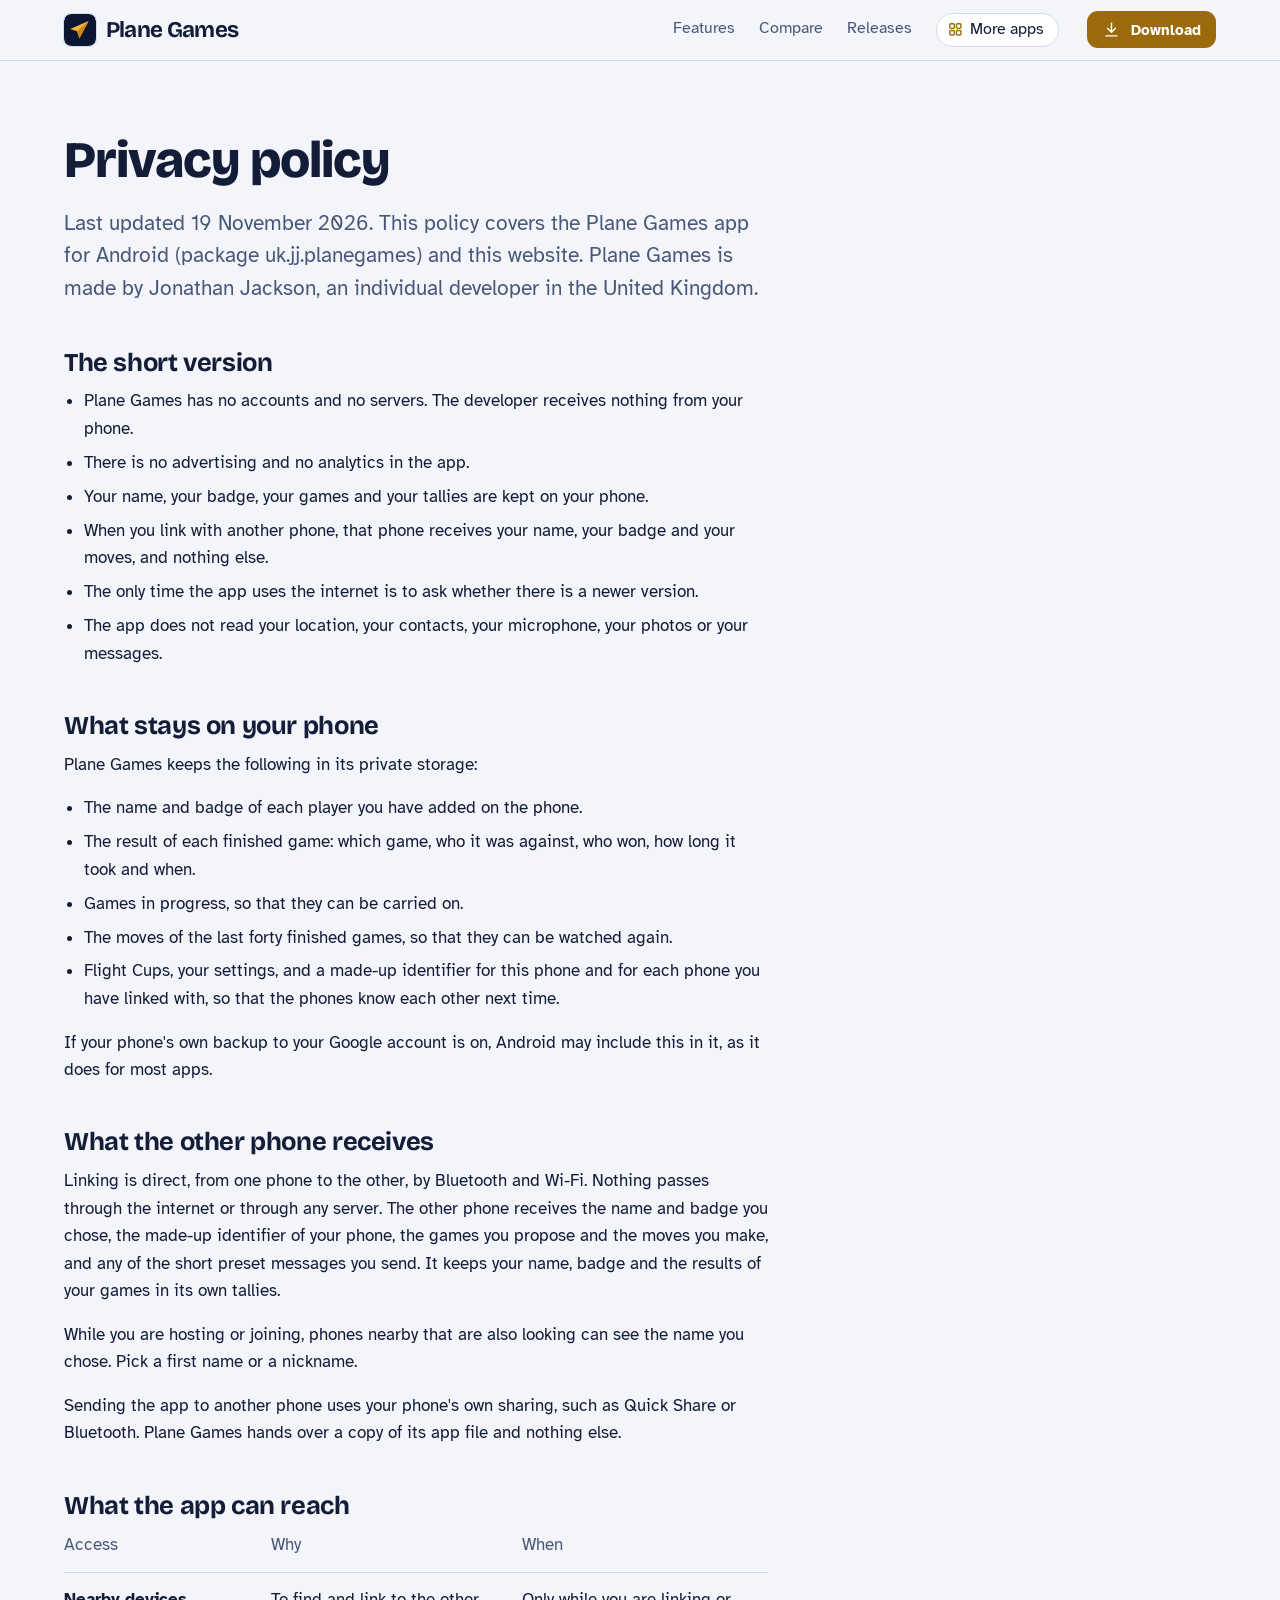
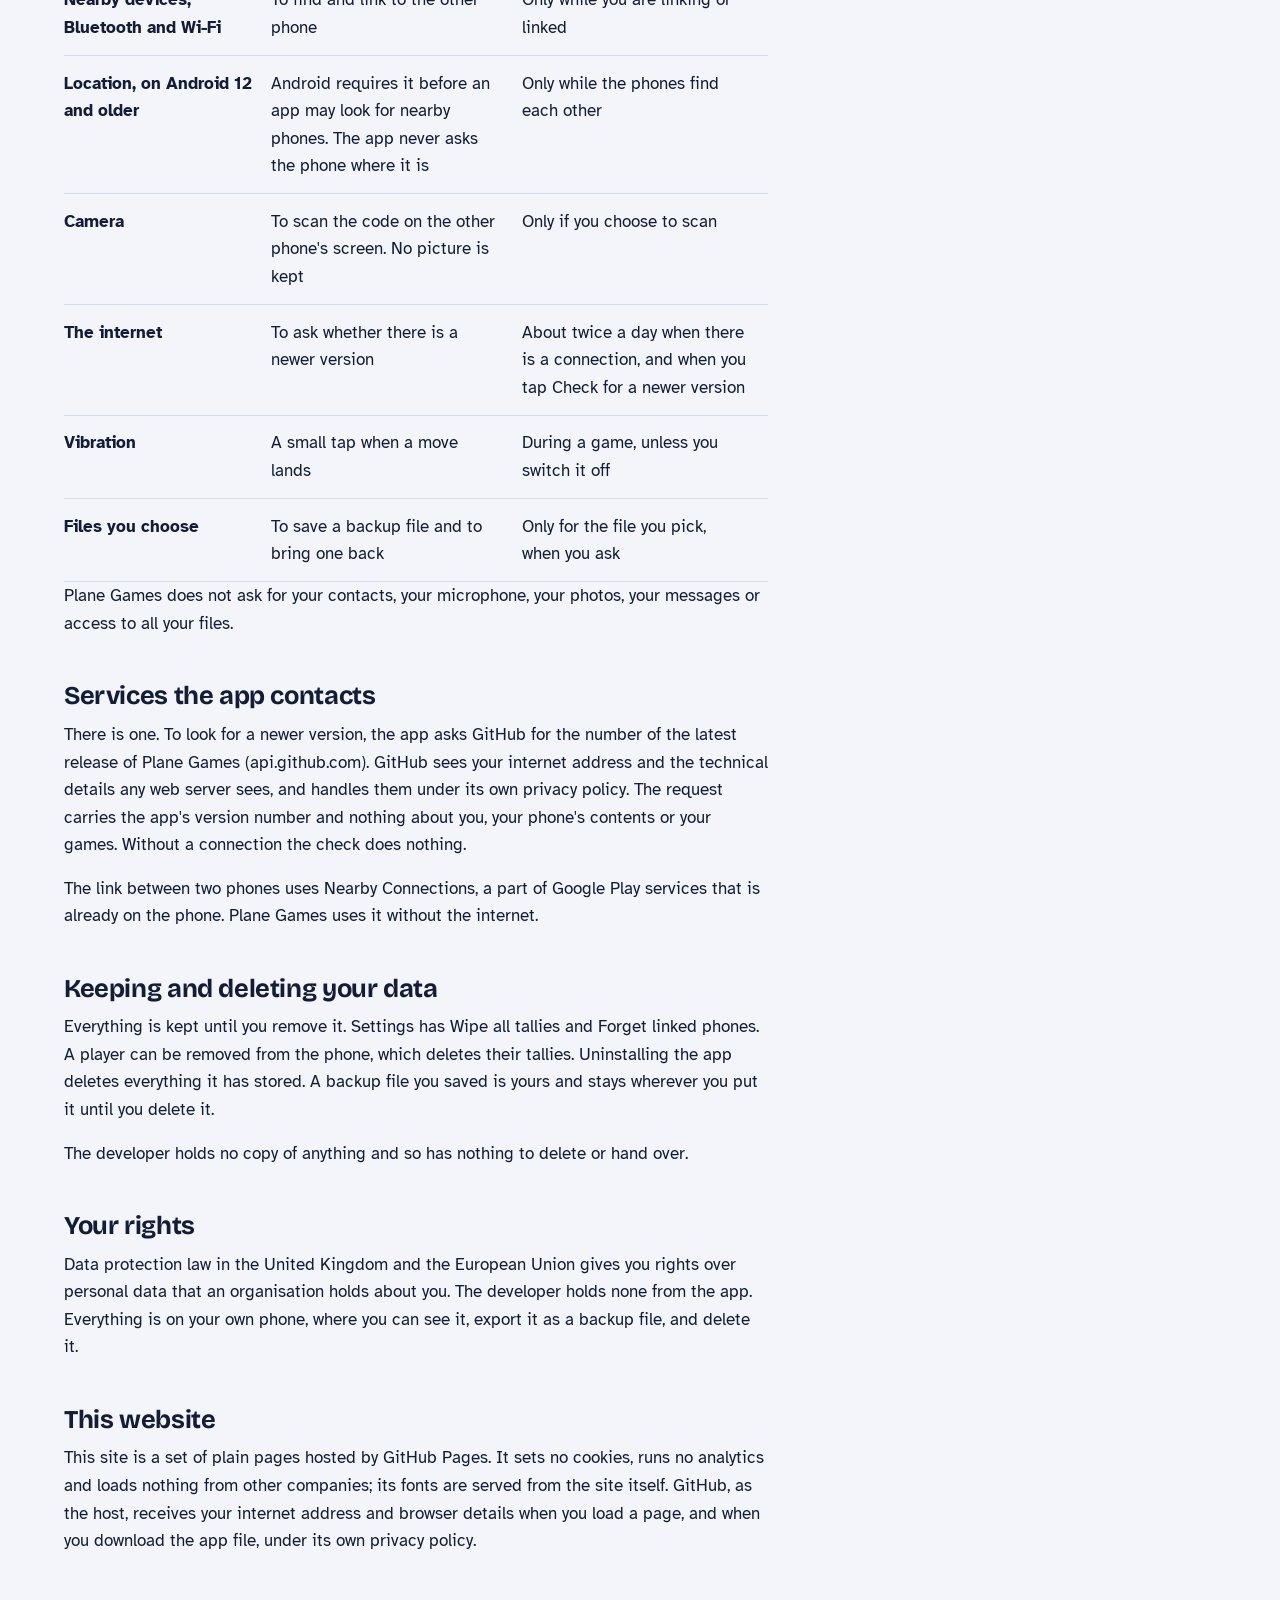
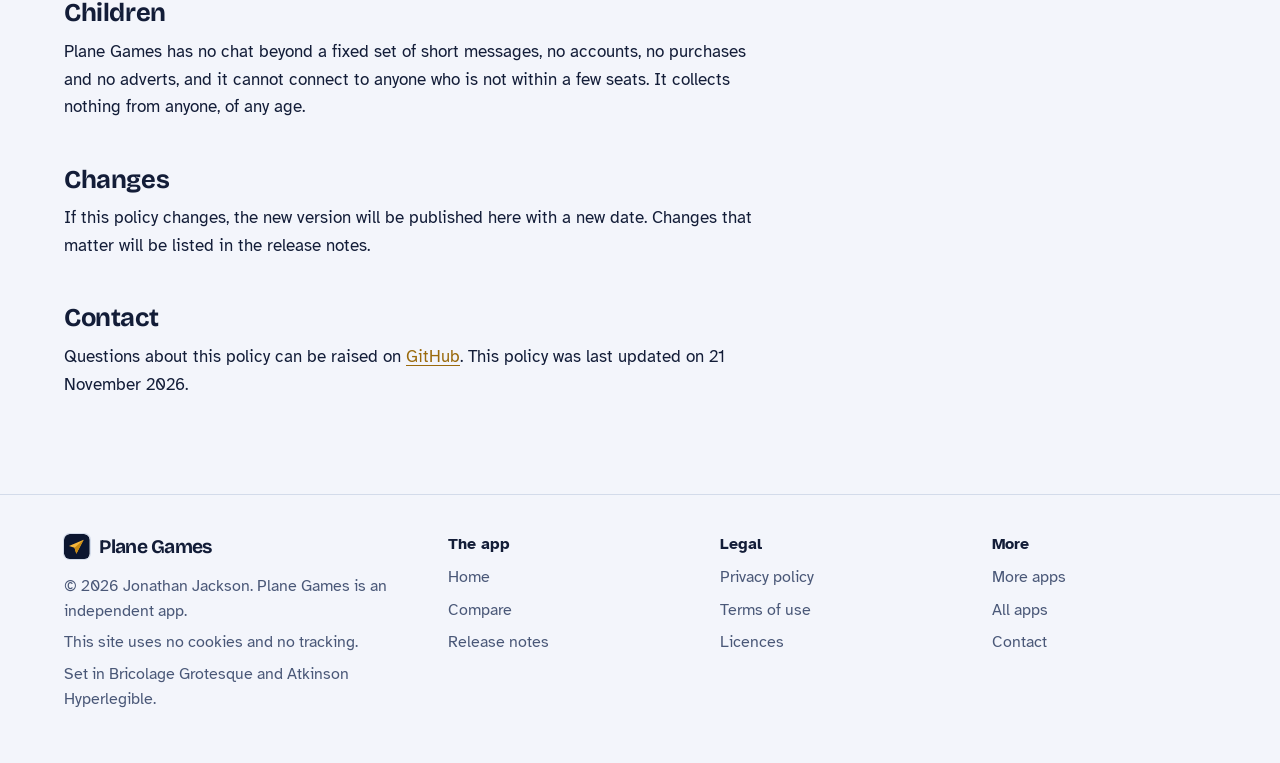
<file: privacy.html>
<!DOCTYPE html>
<html lang="en-GB">
<head>
<meta charset="utf-8">
<meta name="viewport" content="width=device-width, initial-scale=1">
<title>Plane Games privacy policy</title>
<meta name="description" content="What Plane Games does with your information: in short, it stays on your phone.">
<meta name="author" content="Jonathan Jackson">
<link rel="canonical" href="https://customgpter.github.io/plane-games/privacy.html">
<meta name="theme-color" content="#f3f5fb" media="(prefers-color-scheme: light)">
<meta name="theme-color" content="#0c1630" media="(prefers-color-scheme: dark)">
<meta property="og:type" content="website">
<meta property="og:site_name" content="Plane Games">
<meta property="og:title" content="Plane Games privacy policy">
<meta property="og:description" content="What Plane Games does with your information: in short, it stays on your phone.">
<meta property="og:url" content="https://customgpter.github.io/plane-games/privacy.html">
<meta property="og:image" content="https://customgpter.github.io/plane-games/assets/og.png">
<meta property="og:image:width" content="1200">
<meta property="og:image:height" content="630">
<meta property="og:image:alt" content="Plane Games&#x27; home screen with the board games tab open">
<meta property="og:locale" content="en_GB">
<meta name="twitter:card" content="summary_large_image">
<link rel="icon" href="./assets/favicon.svg" type="image/svg+xml">
<link rel="apple-touch-icon" href="./assets/apple-touch-icon.png">
<link rel="preload" href="./assets/fonts/bricolage-grotesque-latin.woff2" as="font" type="font/woff2" crossorigin>
<link rel="preload" href="./assets/fonts/atkinson-hyperlegible-latin-400-normal.woff2" as="font" type="font/woff2" crossorigin>
<link rel="stylesheet" href="./assets/site.css?v=1">
<link rel="stylesheet" href="./assets/house.css?v=1">
<link rel="stylesheet" href="./assets/apps-list.css?v=1">
<script src="./assets/apps-list.js?v=1" defer></script>
</head>
<body>
<a class="skip" href="#main">Skip to content</a>
<header class="masthead">
<div class="wrap">
<a class="brand" href="./" aria-label="Plane Games home"><svg viewBox="0 0 108 108" aria-hidden="true"><rect width="108" height="108" rx="24" fill="#0c1630"/><path fill="#f6b63c" d="M83 24 21 50.400l23.300 7.800L52 83z"/><path fill="#c98a12" d="M83 24 44.300 58.200 52 83z"/></svg><span>Plane Games</span></a>
<nav aria-label="Main"><ul><li><a href="./#features">Features</a></li><li><a href="./compare.html">Compare</a></li><li><a href="./releases.html">Releases</a></li><li><a class="more-apps" href="./more-apps.html"><svg class="ico" viewBox="0 0 24 24" aria-hidden="true"><rect x="4" y="4" width="6.5" height="6.5" rx="1.6"/><rect x="13.5" y="4" width="6.5" height="6.5" rx="1.6"/><rect x="4" y="13.5" width="6.5" height="6.5" rx="1.6"/><rect x="13.5" y="13.5" width="6.5" height="6.5" rx="1.6"/></svg>More apps</a></li></ul></nav>
<a class="button small" href="https://github.com/CustomGPTer/plane-games/releases/latest/download/PlaneGames.apk"><svg class="ico" viewBox="0 0 24 24" aria-hidden="true"><path d="M12 4v11"/><path d="M7 10.5l5 5 5-5"/><path d="M5 20h14"/></svg>Download</a>
</div>
</header>
<main id="main" class="doc">
<div class="wrap">
<div class="measure">
<h1>Privacy policy</h1>
<p class="lede">Last updated 19 November 2026. This policy covers the Plane Games app for Android (package uk.jj.planegames) and this website. Plane Games is made by Jonathan Jackson, an individual developer in the United Kingdom.</p>
<h2 id="short">The short version</h2><ul>
<li>Plane Games has no accounts and no servers. The developer receives nothing from your phone.</li>
<li>There is no advertising and no analytics in the app.</li>
<li>Your name, your badge, your games and your tallies are kept on your phone.</li>
<li>When you link with another phone, that phone receives your name, your badge and your moves, and nothing else.</li>
<li>The only time the app uses the internet is to ask whether there is a newer version.</li>
<li>The app does not read your location, your contacts, your microphone, your photos or your messages.</li>
</ul><h2 id="phone">What stays on your phone</h2><p>Plane Games keeps the following in its private storage:</p>
<ul>
<li>The name and badge of each player you have added on the phone.</li>
<li>The result of each finished game: which game, who it was against, who won, how long it took and when.</li>
<li>Games in progress, so that they can be carried on.</li>
<li>The moves of the last forty finished games, so that they can be watched again.</li>
<li>Flight Cups, your settings, and a made-up identifier for this phone and for each phone you have linked with, so that the phones know each other next time.</li>
</ul>
<p>If your phone's own backup to your Google account is on, Android may include this in it, as it does for most apps.</p><h2 id="link">What the other phone receives</h2><p>Linking is direct, from one phone to the other, by Bluetooth and Wi-Fi. Nothing passes through the internet or through any server. The other phone receives the name and badge you chose, the made-up identifier of your phone, the games you propose and the moves you make, and any of the short preset messages you send. It keeps your name, badge and the results of your games in its own tallies.</p>
<p>While you are hosting or joining, phones nearby that are also looking can see the name you chose. Pick a first name or a nickname.</p>
<p>Sending the app to another phone uses your phone's own sharing, such as Quick Share or Bluetooth. Plane Games hands over a copy of its app file and nothing else.</p><h2 id="reach">What the app can reach</h2><table>
<thead><tr><th scope="col">Access</th><th scope="col">Why</th><th scope="col">When</th></tr></thead>
<tbody>
<tr><th scope="row">Nearby devices, Bluetooth and Wi-Fi</th><td>To find and link to the other phone</td><td>Only while you are linking or linked</td></tr>
<tr><th scope="row">Location, on Android 12 and older</th><td>Android requires it before an app may look for nearby phones. The app never asks the phone where it is</td><td>Only while the phones find each other</td></tr>
<tr><th scope="row">Camera</th><td>To scan the code on the other phone's screen. No picture is kept</td><td>Only if you choose to scan</td></tr>
<tr><th scope="row">The internet</th><td>To ask whether there is a newer version</td><td>About twice a day when there is a connection, and when you tap Check for a newer version</td></tr>
<tr><th scope="row">Vibration</th><td>A small tap when a move lands</td><td>During a game, unless you switch it off</td></tr>
<tr><th scope="row">Files you choose</th><td>To save a backup file and to bring one back</td><td>Only for the file you pick, when you ask</td></tr>
</tbody></table>
<p>Plane Games does not ask for your contacts, your microphone, your photos, your messages or access to all your files.</p><h2 id="services">Services the app contacts</h2><p>There is one. To look for a newer version, the app asks GitHub for the number of the latest release of Plane Games (api.github.com). GitHub sees your internet address and the technical details any web server sees, and handles them under its own privacy policy. The request carries the app's version number and nothing about you, your phone's contents or your games. Without a connection the check does nothing.</p>
<p>The link between two phones uses Nearby Connections, a part of Google Play services that is already on the phone. Plane Games uses it without the internet.</p><h2 id="keeping">Keeping and deleting your data</h2><p>Everything is kept until you remove it. Settings has Wipe all tallies and Forget linked phones. A player can be removed from the phone, which deletes their tallies. Uninstalling the app deletes everything it has stored. A backup file you saved is yours and stays wherever you put it until you delete it.</p>
<p>The developer holds no copy of anything and so has nothing to delete or hand over.</p><h2 id="rights">Your rights</h2><p>Data protection law in the United Kingdom and the European Union gives you rights over personal data that an organisation holds about you. The developer holds none from the app. Everything is on your own phone, where you can see it, export it as a backup file, and delete it.</p><h2 id="site">This website</h2><p>This site is a set of plain pages hosted by GitHub Pages. It sets no cookies, runs no analytics and loads nothing from other companies; its fonts are served from the site itself. GitHub, as the host, receives your internet address and browser details when you load a page, and when you download the app file, under its own privacy policy.</p><h2 id="children">Children</h2><p>Plane Games has no chat beyond a fixed set of short messages, no accounts, no purchases and no adverts, and it cannot connect to anyone who is not within a few seats. It collects nothing from anyone, of any age.</p><h2 id="changes">Changes</h2><p>If this policy changes, the new version will be published here with a new date. Changes that matter will be listed in the release notes.</p>
<h2 id="contact">Contact</h2>
<p>Questions about this policy can be raised on <a href="https://github.com/CustomGPTer/plane-games/issues">GitHub</a>. This policy was last updated on 21 November 2026.</p>
</div>
</div>
</main>
<footer class="colophon">
<div class="wrap">
<div>
<a class="brand" href="./" aria-label="Plane Games home"><svg viewBox="0 0 108 108" aria-hidden="true"><rect width="108" height="108" rx="24" fill="#0c1630"/><path fill="#f6b63c" d="M83 24 21 50.400l23.300 7.800L52 83z"/><path fill="#c98a12" d="M83 24 44.300 58.200 52 83z"/></svg><span>Plane Games</span></a>
<p>&copy; 2026 Jonathan Jackson. Plane Games is an independent app.</p>
<p>This site uses no cookies and no tracking.</p>
<p>Set in Bricolage Grotesque and Atkinson Hyperlegible.</p>
</div>
<nav aria-label="The app"><h2>The app</h2><ul>
<li><a href="./">Home</a></li>
<li><a href="./compare.html">Compare</a></li>
<li><a href="./releases.html">Release notes</a></li>
</ul></nav>
<nav aria-label="Legal"><h2>Legal</h2><ul>
<li><a href="./privacy.html">Privacy policy</a></li>
<li><a href="./terms.html">Terms of use</a></li>
<li><a href="./licences.html">Licences</a></li>
</ul></nav>
<nav aria-label="More"><h2>More</h2><ul>
<li><a href="./more-apps.html">More apps</a></li>
<li><a href="https://customgpter.github.io/">All apps</a></li>
<li><a href="https://github.com/CustomGPTer/plane-games/issues">Contact</a></li>
</ul></nav>
</div>
</footer>
</body>
</html>
</file>
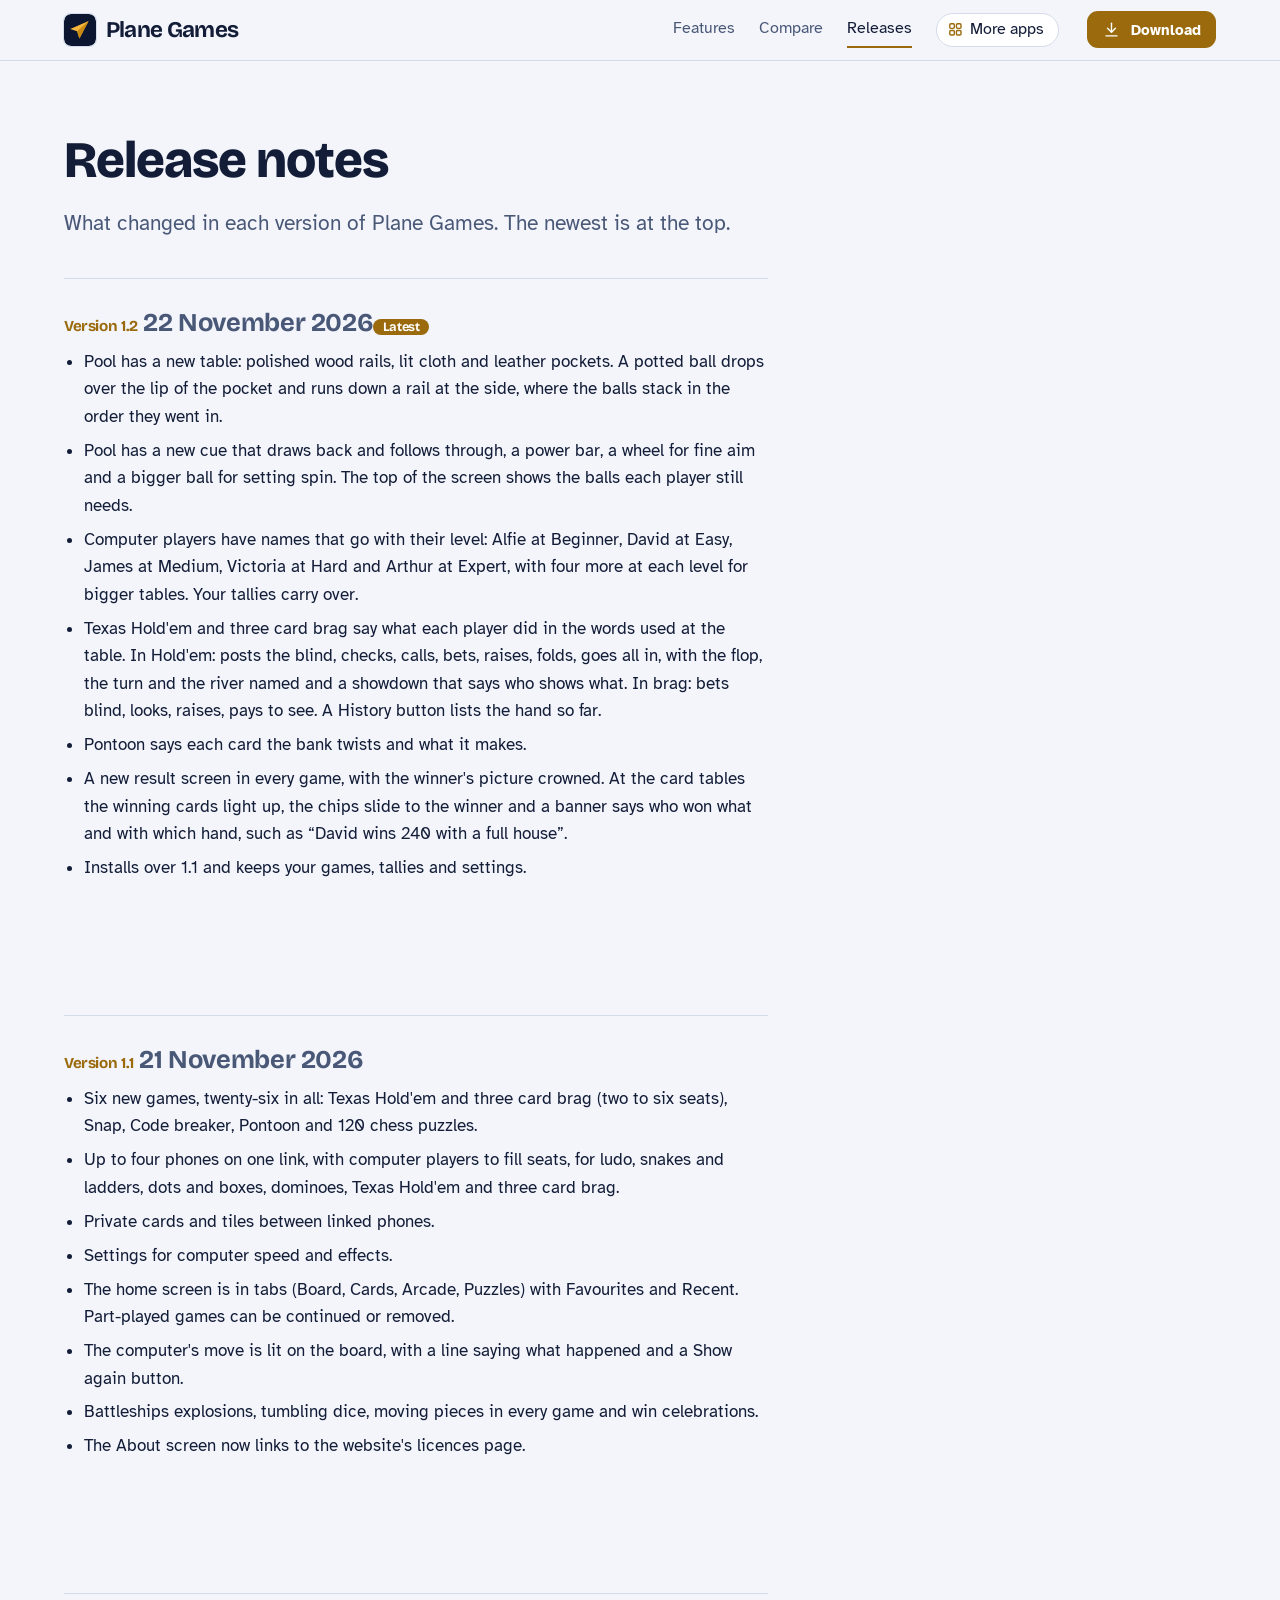
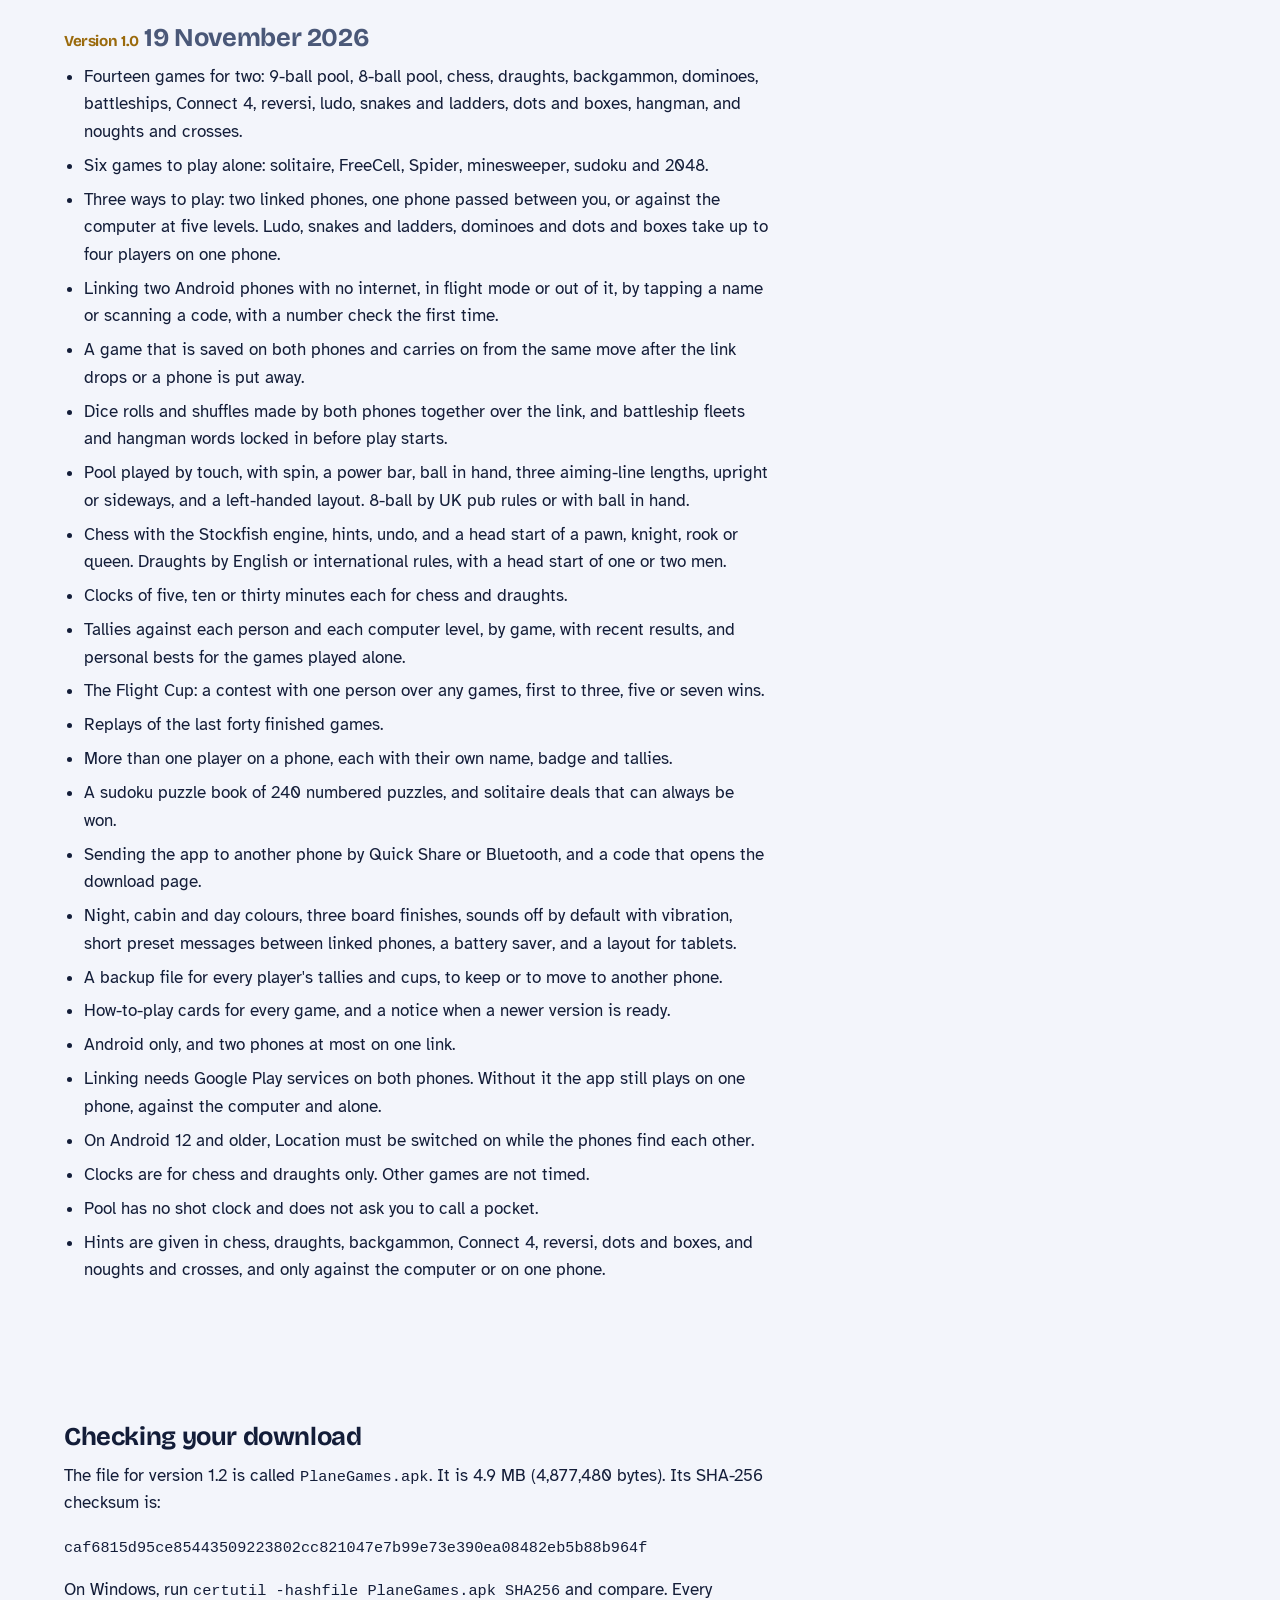
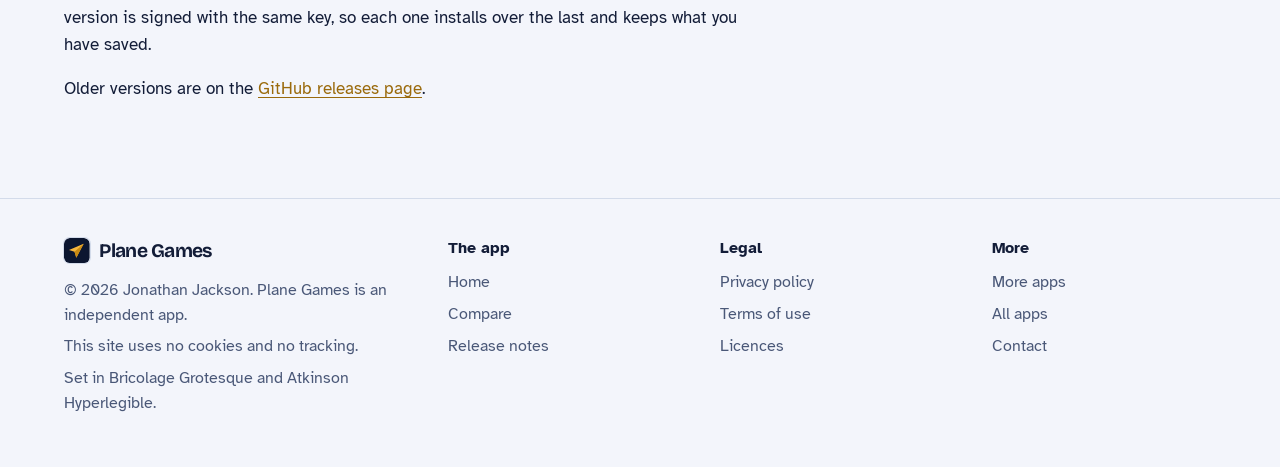
<file: releases.html>
<!DOCTYPE html>
<html lang="en-GB">
<head>
<meta charset="utf-8">
<meta name="viewport" content="width=device-width, initial-scale=1">
<title>Plane Games release notes</title>
<meta name="description" content="What changed in each version of Plane Games, with the file size and checksum to check your download.">
<meta name="author" content="Jonathan Jackson">
<link rel="canonical" href="https://customgpter.github.io/plane-games/releases.html">
<meta name="theme-color" content="#f3f5fb" media="(prefers-color-scheme: light)">
<meta name="theme-color" content="#0c1630" media="(prefers-color-scheme: dark)">
<meta property="og:type" content="website">
<meta property="og:site_name" content="Plane Games">
<meta property="og:title" content="Plane Games release notes">
<meta property="og:description" content="What changed in each version of Plane Games, with the file size and checksum to check your download.">
<meta property="og:url" content="https://customgpter.github.io/plane-games/releases.html">
<meta property="og:image" content="https://customgpter.github.io/plane-games/assets/og.png">
<meta property="og:image:width" content="1200">
<meta property="og:image:height" content="630">
<meta property="og:image:alt" content="Plane Games&#x27; home screen with the board games tab open">
<meta property="og:locale" content="en_GB">
<meta name="twitter:card" content="summary_large_image">
<link rel="icon" href="./assets/favicon.svg" type="image/svg+xml">
<link rel="apple-touch-icon" href="./assets/apple-touch-icon.png">
<link rel="preload" href="./assets/fonts/bricolage-grotesque-latin.woff2" as="font" type="font/woff2" crossorigin>
<link rel="preload" href="./assets/fonts/atkinson-hyperlegible-latin-400-normal.woff2" as="font" type="font/woff2" crossorigin>
<link rel="stylesheet" href="./assets/site.css?v=1">
<link rel="stylesheet" href="./assets/house.css?v=1">
<link rel="stylesheet" href="./assets/apps-list.css?v=1">
<script src="./assets/apps-list.js?v=1" defer></script>
</head>
<body>
<a class="skip" href="#main">Skip to content</a>
<header class="masthead">
<div class="wrap">
<a class="brand" href="./" aria-label="Plane Games home"><svg viewBox="0 0 108 108" aria-hidden="true"><rect width="108" height="108" rx="24" fill="#0c1630"/><path fill="#f6b63c" d="M83 24 21 50.400l23.300 7.800L52 83z"/><path fill="#c98a12" d="M83 24 44.300 58.200 52 83z"/></svg><span>Plane Games</span></a>
<nav aria-label="Main"><ul><li><a href="./#features">Features</a></li><li><a href="./compare.html">Compare</a></li><li><a href="./releases.html" aria-current="page">Releases</a></li><li><a class="more-apps" href="./more-apps.html"><svg class="ico" viewBox="0 0 24 24" aria-hidden="true"><rect x="4" y="4" width="6.5" height="6.5" rx="1.6"/><rect x="13.5" y="4" width="6.5" height="6.5" rx="1.6"/><rect x="4" y="13.5" width="6.5" height="6.5" rx="1.6"/><rect x="13.5" y="13.5" width="6.5" height="6.5" rx="1.6"/></svg>More apps</a></li></ul></nav>
<a class="button small" href="https://github.com/CustomGPTer/plane-games/releases/latest/download/PlaneGames.apk"><svg class="ico" viewBox="0 0 24 24" aria-hidden="true"><path d="M12 4v11"/><path d="M7 10.5l5 5 5-5"/><path d="M5 20h14"/></svg>Download</a>
</div>
</header>
<main id="main" class="doc">
<div class="wrap">
<div class="measure">
<h1>Release notes</h1>
<p class="lede">What changed in each version of Plane Games. The newest is at the top.</p>
<section class="release" id="v1.2"><h2><span class="ver">Version 1.2</span> <span class="when">22 November 2026</span><span class="tag">Latest</span></h2><ul><li>Pool has a new table: polished wood rails, lit cloth and leather pockets. A potted ball drops over the lip of the pocket and runs down a rail at the side, where the balls stack in the order they went in.</li><li>Pool has a new cue that draws back and follows through, a power bar, a wheel for fine aim and a bigger ball for setting spin. The top of the screen shows the balls each player still needs.</li><li>Computer players have names that go with their level: Alfie at Beginner, David at Easy, James at Medium, Victoria at Hard and Arthur at Expert, with four more at each level for bigger tables. Your tallies carry over.</li><li>Texas Hold'em and three card brag say what each player did in the words used at the table. In Hold'em: posts the blind, checks, calls, bets, raises, folds, goes all in, with the flop, the turn and the river named and a showdown that says who shows what. In brag: bets blind, looks, raises, pays to see. A History button lists the hand so far.</li><li>Pontoon says each card the bank twists and what it makes.</li><li>A new result screen in every game, with the winner's picture crowned. At the card tables the winning cards light up, the chips slide to the winner and a banner says who won what and with which hand, such as “David wins 240 with a full house”.</li><li>Installs over 1.1 and keeps your games, tallies and settings.</li></ul></section>
<section class="release" id="v1.1"><h2><span class="ver">Version 1.1</span> <span class="when">21 November 2026</span></h2><ul><li>Six new games, twenty-six in all: Texas Hold'em and three card brag (two to six seats), Snap, Code breaker, Pontoon and 120 chess puzzles.</li><li>Up to four phones on one link, with computer players to fill seats, for ludo, snakes and ladders, dots and boxes, dominoes, Texas Hold'em and three card brag.</li><li>Private cards and tiles between linked phones.</li><li>Settings for computer speed and effects.</li><li>The home screen is in tabs (Board, Cards, Arcade, Puzzles) with Favourites and Recent. Part-played games can be continued or removed.</li><li>The computer's move is lit on the board, with a line saying what happened and a Show again button.</li><li>Battleships explosions, tumbling dice, moving pieces in every game and win celebrations.</li><li>The About screen now links to the website's licences page.</li></ul></section>
<section class="release" id="v1.0"><h2><span class="ver">Version 1.0</span> <span class="when">19 November 2026</span></h2><ul><li>Fourteen games for two: 9-ball pool, 8-ball pool, chess, draughts, backgammon, dominoes, battleships, Connect 4, reversi, ludo, snakes and ladders, dots and boxes, hangman, and noughts and crosses.</li><li>Six games to play alone: solitaire, FreeCell, Spider, minesweeper, sudoku and 2048.</li><li>Three ways to play: two linked phones, one phone passed between you, or against the computer at five levels. Ludo, snakes and ladders, dominoes and dots and boxes take up to four players on one phone.</li><li>Linking two Android phones with no internet, in flight mode or out of it, by tapping a name or scanning a code, with a number check the first time.</li><li>A game that is saved on both phones and carries on from the same move after the link drops or a phone is put away.</li><li>Dice rolls and shuffles made by both phones together over the link, and battleship fleets and hangman words locked in before play starts.</li><li>Pool played by touch, with spin, a power bar, ball in hand, three aiming-line lengths, upright or sideways, and a left-handed layout. 8-ball by UK pub rules or with ball in hand.</li><li>Chess with the Stockfish engine, hints, undo, and a head start of a pawn, knight, rook or queen. Draughts by English or international rules, with a head start of one or two men.</li><li>Clocks of five, ten or thirty minutes each for chess and draughts.</li><li>Tallies against each person and each computer level, by game, with recent results, and personal bests for the games played alone.</li><li>The Flight Cup: a contest with one person over any games, first to three, five or seven wins.</li><li>Replays of the last forty finished games.</li><li>More than one player on a phone, each with their own name, badge and tallies.</li><li>A sudoku puzzle book of 240 numbered puzzles, and solitaire deals that can always be won.</li><li>Sending the app to another phone by Quick Share or Bluetooth, and a code that opens the download page.</li><li>Night, cabin and day colours, three board finishes, sounds off by default with vibration, short preset messages between linked phones, a battery saver, and a layout for tablets.</li><li>A backup file for every player's tallies and cups, to keep or to move to another phone.</li><li>How-to-play cards for every game, and a notice when a newer version is ready.</li><li>Android only, and two phones at most on one link.</li><li>Linking needs Google Play services on both phones. Without it the app still plays on one phone, against the computer and alone.</li><li>On Android 12 and older, Location must be switched on while the phones find each other.</li><li>Clocks are for chess and draughts only. Other games are not timed.</li><li>Pool has no shot clock and does not ask you to call a pocket.</li><li>Hints are given in chess, draughts, backgammon, Connect 4, reversi, dots and boxes, and noughts and crosses, and only against the computer or on one phone.</li></ul></section>
<h2 id="checking">Checking your download</h2>
<p>The file for version 1.2 is called <code>PlaneGames.apk</code>. It is 4.9 MB (4,877,480 bytes). Its SHA-256 checksum is:</p>
<p><code class="sum">caf6815d95ce85443509223802cc821047e7b99e73e390ea08482eb5b88b964f</code></p>
<p>On Windows, run <code>certutil -hashfile PlaneGames.apk SHA256</code> and compare. Every version is signed with the same key, so each one installs over the last and keeps what you have saved.</p>
<p>Older versions are on the <a href="https://github.com/CustomGPTer/plane-games/releases">GitHub releases page</a>.</p>
</div>
</div>
</main>
<footer class="colophon">
<div class="wrap">
<div>
<a class="brand" href="./" aria-label="Plane Games home"><svg viewBox="0 0 108 108" aria-hidden="true"><rect width="108" height="108" rx="24" fill="#0c1630"/><path fill="#f6b63c" d="M83 24 21 50.400l23.300 7.800L52 83z"/><path fill="#c98a12" d="M83 24 44.300 58.200 52 83z"/></svg><span>Plane Games</span></a>
<p>&copy; 2026 Jonathan Jackson. Plane Games is an independent app.</p>
<p>This site uses no cookies and no tracking.</p>
<p>Set in Bricolage Grotesque and Atkinson Hyperlegible.</p>
</div>
<nav aria-label="The app"><h2>The app</h2><ul>
<li><a href="./">Home</a></li>
<li><a href="./compare.html">Compare</a></li>
<li><a href="./releases.html">Release notes</a></li>
</ul></nav>
<nav aria-label="Legal"><h2>Legal</h2><ul>
<li><a href="./privacy.html">Privacy policy</a></li>
<li><a href="./terms.html">Terms of use</a></li>
<li><a href="./licences.html">Licences</a></li>
</ul></nav>
<nav aria-label="More"><h2>More</h2><ul>
<li><a href="./more-apps.html">More apps</a></li>
<li><a href="https://customgpter.github.io/">All apps</a></li>
<li><a href="https://github.com/CustomGPTer/plane-games/issues">Contact</a></li>
</ul></nav>
</div>
</footer>
</body>
</html>
</file>
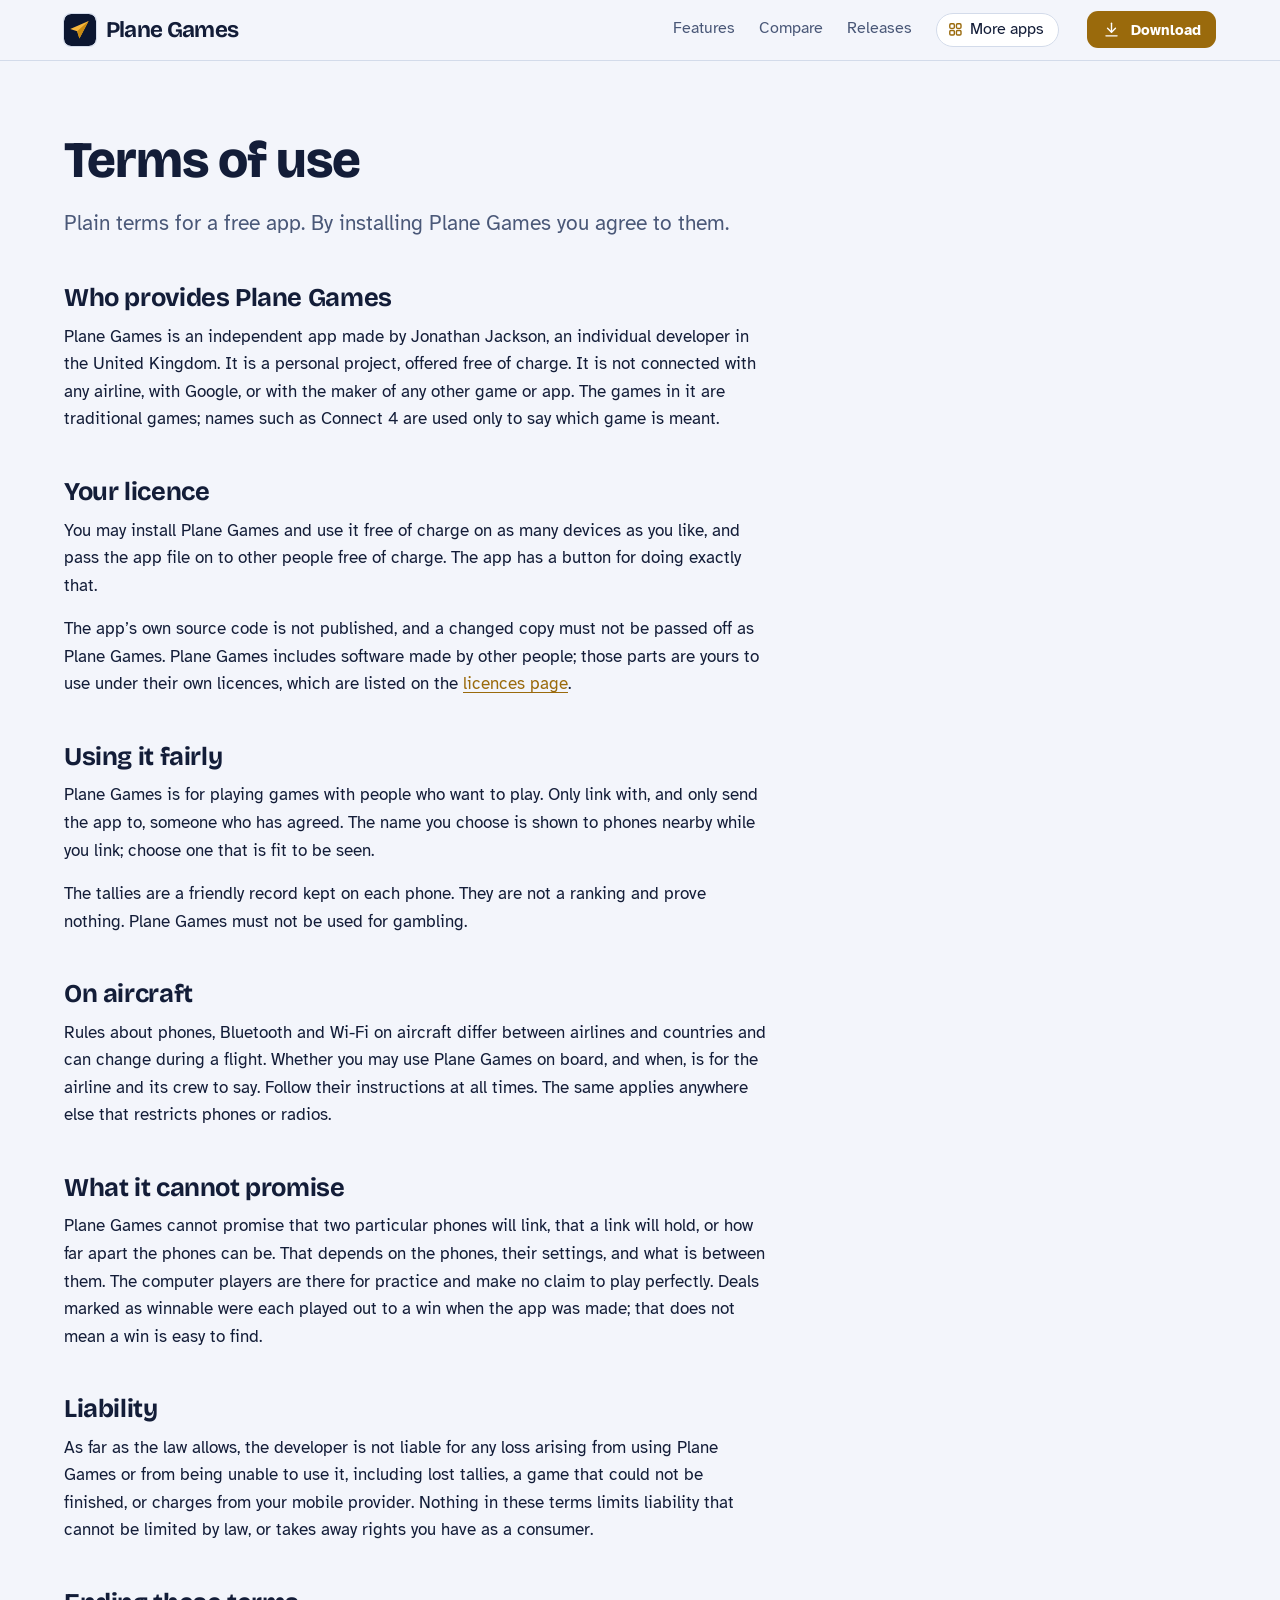
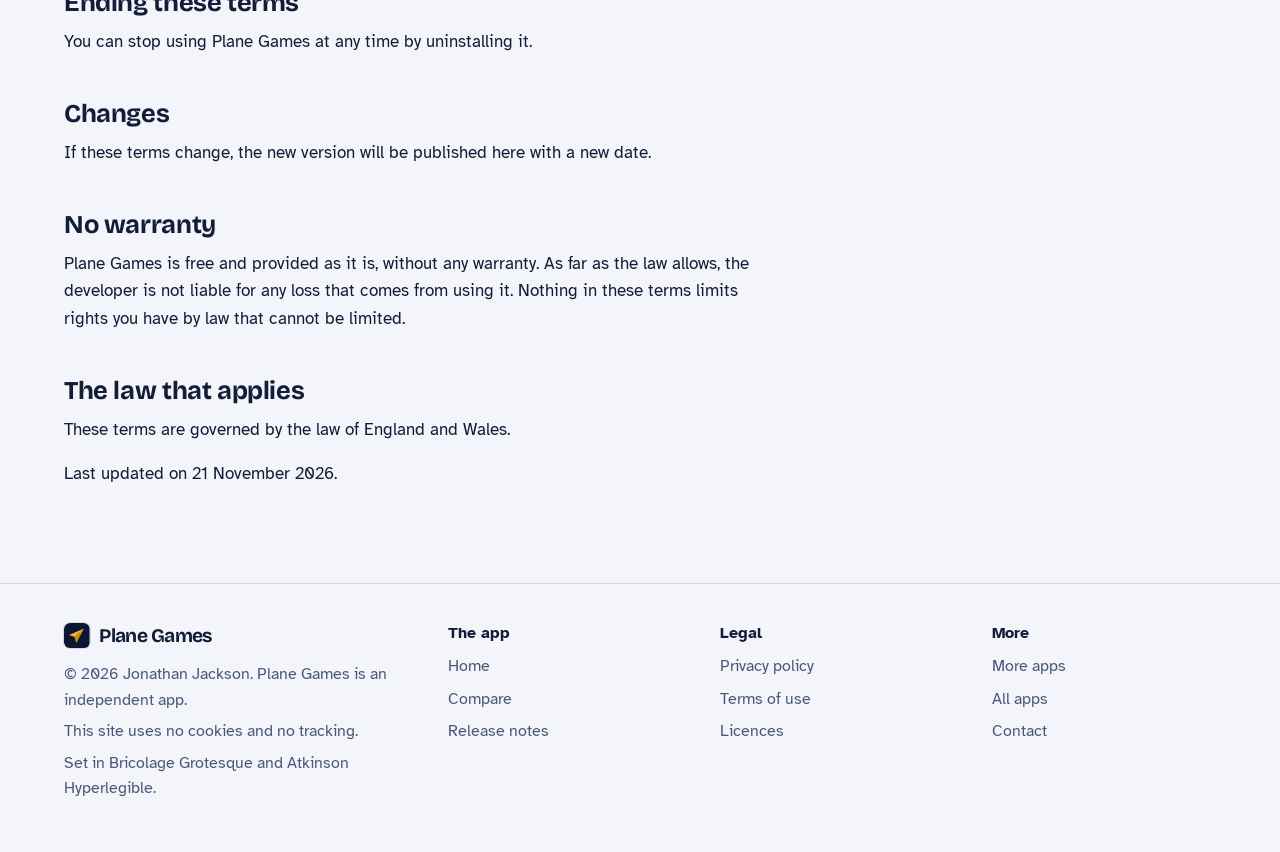
<file: terms.html>
<!DOCTYPE html>
<html lang="en-GB">
<head>
<meta charset="utf-8">
<meta name="viewport" content="width=device-width, initial-scale=1">
<title>Plane Games terms of use</title>
<meta name="description" content="The terms for using Plane Games.">
<meta name="author" content="Jonathan Jackson">
<link rel="canonical" href="https://customgpter.github.io/plane-games/terms.html">
<meta name="theme-color" content="#f3f5fb" media="(prefers-color-scheme: light)">
<meta name="theme-color" content="#0c1630" media="(prefers-color-scheme: dark)">
<meta property="og:type" content="website">
<meta property="og:site_name" content="Plane Games">
<meta property="og:title" content="Plane Games terms of use">
<meta property="og:description" content="The terms for using Plane Games.">
<meta property="og:url" content="https://customgpter.github.io/plane-games/terms.html">
<meta property="og:image" content="https://customgpter.github.io/plane-games/assets/og.png">
<meta property="og:image:width" content="1200">
<meta property="og:image:height" content="630">
<meta property="og:image:alt" content="Plane Games&#x27; home screen with the board games tab open">
<meta property="og:locale" content="en_GB">
<meta name="twitter:card" content="summary_large_image">
<link rel="icon" href="./assets/favicon.svg" type="image/svg+xml">
<link rel="apple-touch-icon" href="./assets/apple-touch-icon.png">
<link rel="preload" href="./assets/fonts/bricolage-grotesque-latin.woff2" as="font" type="font/woff2" crossorigin>
<link rel="preload" href="./assets/fonts/atkinson-hyperlegible-latin-400-normal.woff2" as="font" type="font/woff2" crossorigin>
<link rel="stylesheet" href="./assets/site.css?v=1">
<link rel="stylesheet" href="./assets/house.css?v=1">
<link rel="stylesheet" href="./assets/apps-list.css?v=1">
<script src="./assets/apps-list.js?v=1" defer></script>
</head>
<body>
<a class="skip" href="#main">Skip to content</a>
<header class="masthead">
<div class="wrap">
<a class="brand" href="./" aria-label="Plane Games home"><svg viewBox="0 0 108 108" aria-hidden="true"><rect width="108" height="108" rx="24" fill="#0c1630"/><path fill="#f6b63c" d="M83 24 21 50.400l23.300 7.800L52 83z"/><path fill="#c98a12" d="M83 24 44.300 58.200 52 83z"/></svg><span>Plane Games</span></a>
<nav aria-label="Main"><ul><li><a href="./#features">Features</a></li><li><a href="./compare.html">Compare</a></li><li><a href="./releases.html">Releases</a></li><li><a class="more-apps" href="./more-apps.html"><svg class="ico" viewBox="0 0 24 24" aria-hidden="true"><rect x="4" y="4" width="6.5" height="6.5" rx="1.6"/><rect x="13.5" y="4" width="6.5" height="6.5" rx="1.6"/><rect x="4" y="13.5" width="6.5" height="6.5" rx="1.6"/><rect x="13.5" y="13.5" width="6.5" height="6.5" rx="1.6"/></svg>More apps</a></li></ul></nav>
<a class="button small" href="https://github.com/CustomGPTer/plane-games/releases/latest/download/PlaneGames.apk"><svg class="ico" viewBox="0 0 24 24" aria-hidden="true"><path d="M12 4v11"/><path d="M7 10.5l5 5 5-5"/><path d="M5 20h14"/></svg>Download</a>
</div>
</header>
<main id="main" class="doc">
<div class="wrap">
<div class="measure">
<h1>Terms of use</h1>
<p class="lede">Plain terms for a free app. By installing Plane Games you agree to them.</p>
<h2 id="who">Who provides Plane Games</h2><p>Plane Games is an independent app made by Jonathan Jackson, an individual developer in the United Kingdom. It is a personal project, offered free of charge. It is not connected with any airline, with Google, or with the maker of any other game or app. The games in it are traditional games; names such as Connect 4 are used only to say which game is meant.</p><h2 id="licence">Your licence</h2><p>You may install Plane Games and use it free of charge on as many devices as you like, and pass the app file on to other people free of charge. The app has a button for doing exactly that.</p>
<p>The app&rsquo;s own source code is not published, and a changed copy must not be passed off as Plane Games. Plane Games includes software made by other people; those parts are yours to use under their own licences, which are listed on the <a href="licences.html">licences page</a>.</p><h2 id="fairly">Using it fairly</h2><p>Plane Games is for playing games with people who want to play. Only link with, and only send the app to, someone who has agreed. The name you choose is shown to phones nearby while you link; choose one that is fit to be seen.</p>
<p>The tallies are a friendly record kept on each phone. They are not a ranking and prove nothing. Plane Games must not be used for gambling.</p><h2 id="flying">On aircraft</h2><p>Rules about phones, Bluetooth and Wi-Fi on aircraft differ between airlines and countries and can change during a flight. Whether you may use Plane Games on board, and when, is for the airline and its crew to say. Follow their instructions at all times. The same applies anywhere else that restricts phones or radios.</p><h2 id="cannot">What it cannot promise</h2><p>Plane Games cannot promise that two particular phones will link, that a link will hold, or how far apart the phones can be. That depends on the phones, their settings, and what is between them. The computer players are there for practice and make no claim to play perfectly. Deals marked as winnable were each played out to a win when the app was made; that does not mean a win is easy to find.</p><h2 id="liability">Liability</h2><p>As far as the law allows, the developer is not liable for any loss arising from using Plane Games or from being unable to use it, including lost tallies, a game that could not be finished, or charges from your mobile provider. Nothing in these terms limits liability that cannot be limited by law, or takes away rights you have as a consumer.</p><h2 id="ending">Ending these terms</h2><p>You can stop using Plane Games at any time by uninstalling it.</p><h2 id="changes">Changes</h2><p>If these terms change, the new version will be published here with a new date.</p>
<h2 id="no-warranty">No warranty</h2>
<p>Plane Games is free and provided as it is, without any warranty. As far as the law allows, the developer is not liable for any loss that comes from using it. Nothing in these terms limits rights you have by law that cannot be limited.</p>
<h2 id="governing">The law that applies</h2>
<p>These terms are governed by the law of England and Wales.</p>
<p>Last updated on 21 November 2026.</p>
</div>
</div>
</main>
<footer class="colophon">
<div class="wrap">
<div>
<a class="brand" href="./" aria-label="Plane Games home"><svg viewBox="0 0 108 108" aria-hidden="true"><rect width="108" height="108" rx="24" fill="#0c1630"/><path fill="#f6b63c" d="M83 24 21 50.400l23.300 7.800L52 83z"/><path fill="#c98a12" d="M83 24 44.300 58.200 52 83z"/></svg><span>Plane Games</span></a>
<p>&copy; 2026 Jonathan Jackson. Plane Games is an independent app.</p>
<p>This site uses no cookies and no tracking.</p>
<p>Set in Bricolage Grotesque and Atkinson Hyperlegible.</p>
</div>
<nav aria-label="The app"><h2>The app</h2><ul>
<li><a href="./">Home</a></li>
<li><a href="./compare.html">Compare</a></li>
<li><a href="./releases.html">Release notes</a></li>
</ul></nav>
<nav aria-label="Legal"><h2>Legal</h2><ul>
<li><a href="./privacy.html">Privacy policy</a></li>
<li><a href="./terms.html">Terms of use</a></li>
<li><a href="./licences.html">Licences</a></li>
</ul></nav>
<nav aria-label="More"><h2>More</h2><ul>
<li><a href="./more-apps.html">More apps</a></li>
<li><a href="https://customgpter.github.io/">All apps</a></li>
<li><a href="https://github.com/CustomGPTer/plane-games/issues">Contact</a></li>
</ul></nav>
</div>
</footer>
</body>
</html>
</file>
<file: assets/site.css>
@font-face{font-family:"Bricolage Grotesque";src:url("fonts/bricolage-grotesque-latin.woff2") format("woff2");font-weight:200 800;font-style:normal;font-display:swap}
@font-face{font-family:"Atkinson Hyperlegible";src:url("fonts/atkinson-hyperlegible-latin-400-normal.woff2") format("woff2");font-weight:400;font-style:normal;font-display:swap}
@font-face{font-family:"Atkinson Hyperlegible";src:url("fonts/atkinson-hyperlegible-latin-700-normal.woff2") format("woff2");font-weight:700;font-style:normal;font-display:swap}

/* Daylight page, night-time camera. The lamp colour is kept for the one thing to press and for what the camera has seen. */
:root{
  --page:#f2f5f9; --panel:#ffffff; --raised:#e8edf3; --ink:#0d1a2b; --soft:#465468; --rule:#d2dae4;
  --accent:#0a6a55; --accent-ink:#ffffff; --warn:#8a5200; --rec:#d3302f;
  --lamp:#ffb347; --lamp-ink:#231400; --lamp-text:#8a5200;
  --night:#09111e; --night-2:#111d30; --night-3:#1a2a43; --night-ink:#eaf0f8; --night-soft:#9fb0c7; --night-rule:#24364f; --iris:#55d6ab;
  --display:"Bricolage Grotesque","Atkinson Hyperlegible",system-ui,sans-serif;
  --sans:"Atkinson Hyperlegible",system-ui,-apple-system,"Segoe UI",Roboto,sans-serif;
  --mono:ui-monospace,SFMono-Regular,Menlo,Consolas,"Liberation Mono",monospace;
  color-scheme:light dark;
}
@media (prefers-color-scheme:dark){
  :root{--page:#0a111b; --panel:#111a27; --raised:#182434; --ink:#e9eef5; --soft:#a0aec0; --rule:#243247;
    --accent:#55d6ab; --accent-ink:#00281d; --warn:#ffb347; --rec:#ff6163; --lamp-text:#ffb347}
}

*,*::before,*::after{box-sizing:border-box}
html{-webkit-text-size-adjust:100%;scroll-behavior:smooth;scroll-padding-top:5.5rem}
@media (prefers-reduced-motion:reduce){html{scroll-behavior:auto}}
body{margin:0;background:var(--page);color:var(--ink);font:400 1.0625rem/1.62 var(--sans);text-rendering:optimizeLegibility;-webkit-font-smoothing:antialiased}
img,svg{max-width:100%;display:block}
a{color:var(--accent);text-decoration-thickness:.07em;text-underline-offset:.2em}
a:hover{text-decoration-thickness:.13em}
:focus-visible{outline:3px solid var(--lamp);outline-offset:3px;border-radius:6px}
code{font:.9em/1 var(--mono);overflow-wrap:anywhere}
h1,h2,h3{font-family:var(--display);font-weight:700;letter-spacing:-.015em;line-height:1.08;margin:0;text-wrap:balance}
p{margin:0 0 1rem}
.skip{position:absolute;left:-999px;top:0;background:var(--ink);color:var(--page);padding:.6rem 1rem;z-index:30;border-radius:0 0 8px 0}
.skip:focus{left:0}
.sr{position:absolute;width:1px;height:1px;overflow:hidden;clip-path:inset(50%);white-space:nowrap}
.wrap{width:min(72rem,100% - 2.5rem);margin-inline:auto}
.measure{max-width:44rem}
.ico{width:1.25em;height:1.25em;flex:none;fill:none;stroke:currentColor;stroke-width:1.75;stroke-linecap:round;stroke-linejoin:round}

/* ---------- masthead */
.masthead{position:sticky;top:0;z-index:20;background:color-mix(in srgb,var(--page) 88%,transparent);-webkit-backdrop-filter:blur(14px) saturate(1.3);backdrop-filter:blur(14px) saturate(1.3);border-bottom:1px solid var(--rule)}
.masthead .wrap{display:flex;flex-wrap:wrap;align-items:center;gap:.35rem 1.75rem;padding-block:.7rem}
.brand{display:inline-flex;align-items:center;gap:.6rem;font:700 1.4rem/1 var(--display);letter-spacing:-.03em;color:var(--ink);text-decoration:none;margin-right:auto}
.brand svg{width:2rem;height:2rem;flex:none;border-radius:.5rem;box-shadow:0 0 0 1px var(--rule)}
.masthead nav ul{display:flex;flex-wrap:wrap;align-items:center;gap:.15rem 1.5rem;list-style:none;margin:0;padding:0;font-size:1rem;line-height:1.3}
.masthead nav a{display:inline-flex;align-items:center;gap:.4rem;color:var(--soft);text-decoration:none;padding-block:.45rem;border-bottom:2px solid transparent}
.masthead nav a:hover{color:var(--ink)}
.masthead nav a[aria-current="page"]{color:var(--ink);border-bottom-color:var(--lamp)}
.masthead nav a.more-apps{color:var(--ink);border:1px solid var(--rule);border-radius:999px;padding:.34rem .85rem .34rem .65rem;background:var(--panel)}
.masthead nav a.more-apps .ico{width:1.05em;height:1.05em;color:var(--accent);stroke-width:2}
.masthead nav a.more-apps:hover,.masthead nav a.more-apps[aria-current="page"]{border-color:var(--accent)}
.button{display:inline-flex;align-items:center;gap:.6rem;background:var(--lamp);color:var(--lamp-ink);font:700 1.08rem/1.2 var(--sans);text-decoration:none;padding:.95rem 1.5rem;border-radius:14px;box-shadow:0 1px 0 rgba(255,255,255,.45) inset,0 12px 24px -14px rgba(138,82,0,.9)}
.button:hover{background:#ffc56e}
.button:active{transform:translateY(1px)}
.button.small{font-size:.95rem;padding:.55rem .95rem;border-radius:11px;box-shadow:none}
.button.quiet{background:none;box-shadow:none;border:1px solid var(--rule);color:var(--ink)}
.button.quiet:hover{border-color:var(--ink);background:none}
@media (max-width:52rem){
  .masthead nav{order:3;flex:1 0 100%}
  .masthead nav ul{gap:.1rem .85rem;font-size:.95rem}
  .masthead nav .wide{display:none}
}
@media (max-width:24rem){.masthead nav a.more-apps .ico{display:none}.masthead nav a.more-apps{padding-inline:.7rem}}

/* ---------- hero */
.hero{padding-block:clamp(2.2rem,6vw,4.75rem) clamp(2.5rem,6vw,4.5rem);overflow:hidden}
.hero-grid{display:grid;gap:clamp(2.25rem,5vw,4rem);align-items:center}
@media (min-width:62rem){.hero-grid{grid-template-columns:minmax(0,11fr) minmax(0,10fr)}}
.hero h1{font-size:clamp(2.6rem,6vw,4.25rem);font-weight:800;line-height:1;letter-spacing:-.022em;margin-bottom:1.5rem}
.lede{font-size:clamp(1.14rem,2vw,1.3rem);line-height:1.55;color:var(--soft);margin:0 0 1rem;max-width:34rem}
.get{display:flex;flex-wrap:wrap;align-items:center;gap:.9rem 1.5rem;margin:1.8rem 0 1.1rem}
.get .aside{font-weight:700;color:var(--ink)}
.facts{font-size:.98rem;line-height:1.5;color:var(--soft);margin:0 0 .5rem;max-width:36rem}
.pills{display:flex;flex-wrap:wrap;gap:.45rem;list-style:none;margin:0 0 1rem;padding:0;font-size:.95rem}
.pills li{border:1px solid var(--rule);border-radius:999px;padding:.22rem .8rem;background:var(--panel);color:var(--soft)}

/* the monitor: the camera's view, the day beneath it, and the alert it sends */
.monitor{position:relative;max-width:36rem;margin-inline:auto;width:100%;padding-bottom:3.1rem}
@media (min-width:62rem){.monitor{margin-inline:auto 0}}
.screen{position:relative;background:var(--night);border-radius:22px;padding:.6rem;box-shadow:0 0 0 1px var(--night-rule),0 30px 60px -30px rgba(9,17,30,.75)}
.cam{position:relative;border-radius:15px;overflow:hidden;aspect-ratio:16/10;background:#0b1626}
.cam svg{width:100%;height:100%}
.cam text{font:700 15px var(--sans);fill:#231400}
.hud{position:absolute;display:inline-flex;align-items:center;gap:.4rem;font:700 .76rem/1 var(--sans);color:var(--night-ink);background:rgba(6,12,22,.62);border-radius:999px;padding:.38rem .65rem;letter-spacing:.01em}
.hud i{width:.5rem;height:.5rem;border-radius:50%;background:var(--iris)}
.hud.watching{left:.7rem;top:.7rem}
.hud.rec{right:.7rem;top:.7rem}
.hud.rec i{background:#ff5a5c}
.hud.stamp{left:.7rem;bottom:.7rem;font:400 .74rem/1 var(--mono);border-radius:6px;color:#d5deea}
.hud.place{right:.7rem;bottom:.7rem;border-radius:6px;font-weight:400;color:#d5deea}
.day{padding:.85rem .55rem 2rem;color:var(--night-soft);font-size:.8rem;line-height:1.2}
.day-head{display:flex;justify-content:space-between;margin-bottom:.6rem}
.day-head b{color:var(--night-ink)}
.track{position:relative;height:1.5rem;border-radius:7px;background:repeating-linear-gradient(90deg,var(--night-3) 0 1px,transparent 1px calc(100% / 24)),var(--night-2);box-shadow:inset 0 0 0 1px var(--night-rule)}
.ev{position:absolute;top:3px;bottom:3px;width:max(5px,1.1%);border-radius:3px;background:var(--iris);left:var(--at)}
.ev.seen{background:var(--lamp)}
.now{position:absolute;top:-4px;bottom:-4px;left:var(--at);width:2px;background:var(--night-ink);border-radius:2px}
.hours{display:flex;justify-content:space-between;margin-top:.4rem;font-size:.72rem}
.alert{position:absolute;right:-.4rem;bottom:0;display:flex;align-items:center;gap:.75rem;width:min(19rem,88%);background:var(--panel);color:var(--ink);border:1px solid var(--rule);border-radius:16px;padding:.65rem .8rem;box-shadow:0 18px 36px -18px rgba(9,17,30,.55)}
.alert .thumb{flex:none;width:3.1rem;height:3.1rem;border-radius:10px;background:linear-gradient(160deg,#16263d,#0b1626);position:relative;overflow:hidden}
.alert .thumb::before{content:"";position:absolute;left:50%;bottom:0;width:38%;height:62%;translate:-50% 0;border-radius:40% 40% 0 0;background:#6f86a6}
.alert .thumb::after{content:"";position:absolute;left:50%;top:14%;width:26%;aspect-ratio:1;translate:-50% 0;border-radius:50%;background:#8ea4c2}
.alert b{display:block;font-size:.98rem;line-height:1.25}
.alert span{display:block;font-size:.86rem;color:var(--soft);line-height:1.3}
.alert .dot{flex:none;width:.6rem;height:.6rem;border-radius:50%;background:var(--lamp);margin-left:auto;box-shadow:0 0 0 4px color-mix(in srgb,var(--lamp) 25%,transparent)}
@media (max-width:26rem){.alert{right:0}}
@media (prefers-reduced-motion:no-preference){
  .cam .spill{animation:vg-in .9s ease-out .25s both}
  .cam .who{animation:vg-step .9s cubic-bezier(.2,.8,.25,1) .9s both}
  .cam .mark{animation:vg-lock .45s cubic-bezier(.3,1.4,.5,1) 1.7s both;transform-box:fill-box;transform-origin:center}
  .hud.rec{animation:vg-in .3s ease-out 2.05s both}
  .hud.rec i{animation:vg-blink 1.2s steps(2,jump-none) 2.3s 4}
  .ev.seen,.now{animation:vg-pop .4s cubic-bezier(.3,1.5,.5,1) 2.4s both}
  .alert{animation:vg-rise .6s cubic-bezier(.2,.8,.25,1) 2.9s both}
  @keyframes vg-in{from{opacity:0}to{opacity:1}}
  @keyframes vg-step{from{opacity:0;transform:translateX(18px)}to{opacity:1;transform:none}}
  @keyframes vg-lock{from{opacity:0;transform:scale(1.12)}to{opacity:1;transform:none}}
  @keyframes vg-blink{from{opacity:1}to{opacity:.25}}
  @keyframes vg-pop{from{opacity:0;transform:scaleY(.2)}to{opacity:1;transform:none}}
  @keyframes vg-rise{from{opacity:0;transform:translateY(14px)}to{opacity:1;transform:none}}
}

/* ---------- sections */
section{padding-block:clamp(3rem,7vw,5.5rem)}
section + section{border-top:1px solid var(--rule)}
h2{font-size:clamp(1.8rem,3.6vw,2.6rem);margin-bottom:.9rem}
h3{font:700 1.1rem/1.3 var(--sans);letter-spacing:0;margin:0 0 .3rem}
.intro{color:var(--soft);max-width:40rem;margin-bottom:2.2rem;font-size:1.1rem}

.promises{padding-block:0;border-block:1px solid var(--rule);background:var(--panel)}
.promises ul{list-style:none;margin:0;padding:0;display:grid;grid-template-columns:repeat(auto-fit,minmax(min(100%,14rem),1fr))}
.promises li{display:flex;gap:.8rem;align-items:flex-start;padding:1.4rem 1.5rem 1.4rem 0}
.promises .ico{width:1.6rem;height:1.6rem;color:var(--accent);margin-top:.1rem}
.promises b{display:block;line-height:1.3}
.promises span{color:var(--soft);font-size:.96rem;line-height:1.45;display:block}
.hero + .promises{border-top:1px solid var(--rule)}

.steps{list-style:none;counter-reset:s;margin:0;padding:0;display:grid;gap:1.25rem}
@media (min-width:52rem){.steps{grid-template-columns:repeat(3,minmax(0,1fr))}}
.steps li{counter-increment:s;background:var(--panel);border:1px solid var(--rule);border-radius:18px;padding:1.4rem 1.4rem 1.5rem}
.steps li::before{content:counter(s);display:grid;place-items:center;width:2rem;height:2rem;border-radius:50%;background:var(--ink);color:var(--page);font:700 1rem/1 var(--display);margin-bottom:1rem}
.steps p{margin:0;color:var(--soft)}

.notices{display:grid;gap:1.25rem}
@media (min-width:52rem){.notices{grid-template-columns:repeat(2,minmax(0,1fr))}}
.sense{background:var(--night);color:var(--night-ink);border-radius:20px;padding:1.5rem 1.5rem 1.6rem;box-shadow:0 0 0 1px var(--night-rule)}
.sense h3{font:700 1.35rem/1.2 var(--display);letter-spacing:-.02em;margin-bottom:.35rem}
.sense p{color:var(--night-soft);margin-bottom:1.1rem}
.chips{display:flex;flex-wrap:wrap;gap:.5rem;list-style:none;margin:0;padding:0}
.chips li{display:inline-flex;align-items:center;gap:.45rem;border:1px solid var(--night-rule);background:var(--night-2);border-radius:10px;padding:.42rem .75rem .42rem .6rem;font-size:.98rem;line-height:1.2}
.chips .ico{color:var(--lamp)}

.groups{display:grid;gap:0}
.group{display:grid;gap:.4rem 3rem;padding-block:1.6rem;border-top:1px solid var(--rule)}
.group:last-child{border-bottom:1px solid var(--rule)}
@media (min-width:56rem){.group{grid-template-columns:13rem minmax(0,1fr)}}
.group > h3{font:700 1.3rem/1.2 var(--display);letter-spacing:-.02em;color:var(--ink)}
.group dl{margin:0;display:grid;gap:1.1rem 2.5rem}
@media (min-width:40rem){.group dl{grid-template-columns:repeat(2,minmax(0,1fr))}}
.group dt{font-weight:700;line-height:1.35}
.group dd{margin:.2rem 0 0;color:var(--soft)}

.setups{display:grid;gap:1.25rem}
@media (min-width:52rem){.setups{grid-template-columns:repeat(2,minmax(0,1fr))}}
.setup{background:var(--panel);border:1px solid var(--rule);border-radius:20px;padding:1.5rem}
.setup h3{font:700 1.35rem/1.2 var(--display);letter-spacing:-.02em;margin-bottom:.9rem}
.setup .kit{display:flex;align-items:center;gap:.6rem;color:var(--soft);font-size:.95rem;margin-bottom:1rem}
.setup .kit .ico{width:1.9rem;height:1.9rem;color:var(--ink);stroke-width:1.5}
.setup .kit .to{width:1.2rem;height:1.2rem;color:var(--soft)}
.ticks{list-style:none;margin:0;padding:0;display:grid;gap:.5rem}
.ticks li{position:relative;padding-left:1.7rem;color:var(--soft)}
.ticks li::before{content:"";position:absolute;left:.15rem;top:.42em;width:.75rem;height:.42rem;border-left:2.5px solid var(--accent);border-bottom:2.5px solid var(--accent);rotate:-45deg}

.modes{list-style:none;margin:0;padding:0;display:grid;gap:1.25rem}
@media (min-width:52rem){.modes{grid-template-columns:repeat(3,minmax(0,1fr))}}
.modes li{border-top:3px solid var(--ink);padding-top:1rem}
.modes p{color:var(--soft);margin:0}

.scroll{overflow-x:auto}
table{width:100%;border-collapse:collapse}
th,td{text-align:left;vertical-align:top;padding:.85rem 1.2rem .85rem 0;border-top:1px solid var(--rule)}
thead th{border-top:0;color:var(--soft);font-weight:400;padding-top:0}
tbody th{font-weight:700;min-width:11rem}
tr:last-child>*{border-bottom:1px solid var(--rule)}
.after-table{margin-top:1.5rem}
/* On a phone a table becomes a stack: the row's name, then its cells side by side. */
@media (max-width:40rem){
  table:not(.cmp),table:not(.cmp) thead,table:not(.cmp) tbody{display:block}
  table:not(.cmp) tr{display:flex;flex-wrap:wrap;gap:.3rem 1.1rem;padding:.9rem 0;border-top:1px solid var(--rule)}
  table:not(.cmp) thead tr{border-top:0;padding-top:0}
  table:not(.cmp) tbody tr:last-child{border-bottom:1px solid var(--rule)}
  table:not(.cmp) th,table:not(.cmp) td{display:block;border:0;padding:0;flex:1 1 0;min-width:0;overflow-wrap:break-word}
  table:not(.cmp) tr>:first-child{flex:0 0 100%;min-width:0}
}

.plain{list-style:none;margin:0;padding:0;display:grid;gap:1.6rem 3rem}
@media (min-width:52rem){.plain{grid-template-columns:repeat(3,minmax(0,1fr))}}
.plain p{color:var(--soft);margin:0}

.faq{display:grid;gap:0 3rem;align-items:start}
@media (min-width:56rem){.faq{grid-template-columns:repeat(2,minmax(0,1fr))}}
.faq details{border-top:1px solid var(--rule);padding:.15rem 0}
.faq summary{cursor:pointer;list-style:none;display:flex;align-items:flex-start;justify-content:space-between;gap:1rem;font-weight:700;padding:.85rem 0;line-height:1.35}
.faq summary::-webkit-details-marker{display:none}
.faq summary::after{content:"";flex:none;width:.6rem;height:.6rem;margin:.3rem .25rem 0 0;border-right:2px solid var(--soft);border-bottom:2px solid var(--soft);rotate:45deg;transition:rotate .15s}
.faq details[open] summary::after{rotate:-135deg;margin-top:.55rem}
.faq details p{color:var(--soft);margin:0 0 1.1rem;max-width:36rem}
@media (prefers-reduced-motion:reduce){.faq summary::after{transition:none}}

.closing{background:var(--night);color:var(--night-ink);border-top:0}
.closing .wrap{display:grid;gap:1.5rem 3rem;align-items:center}
@media (min-width:52rem){.closing .wrap{grid-template-columns:minmax(0,1fr) auto}}
.closing h2{margin-bottom:.5rem}
.closing p{color:var(--night-soft);margin:0;max-width:36rem}
.closing a:not(.button){color:var(--iris)}
section + .closing{border-top:0}

/* ---------- document pages */
.doc{padding-block:clamp(2.5rem,6vw,4.5rem) clamp(3rem,7vw,5rem)}
.doc h1{font-size:clamp(2.2rem,5vw,3.2rem);font-weight:800;letter-spacing:-.02em;margin-bottom:1.2rem}
.doc .lede{max-width:none}
.doc h2{font-size:1.6rem;margin-top:2.8rem;margin-bottom:.7rem;scroll-margin-top:5.5rem}
.doc h3{margin-top:1.6rem}
.doc ul{padding-left:1.25rem;margin:0 0 1rem}
.doc li{margin:.4rem 0}
.doc a{overflow-wrap:anywhere}
.contents{border-block:1px solid var(--rule);padding-block:1rem;margin-block:2rem}
.contents ul{list-style:none;margin:.4rem 0 0;padding:0;columns:2 14rem;column-gap:2rem}
.contents li{margin:.2rem 0;break-inside:avoid}
.note{border-left:3px solid var(--lamp);padding:.2rem 0 .2rem 1.1rem;color:var(--soft)}
.key{font-size:.95rem;line-height:1.55;color:var(--soft);margin:0 0 .6rem}
.sum{font-size:.95rem;overflow-wrap:anywhere}

/* ---------- compare */
.cmp{min-width:44rem;margin:1.4rem 0 1rem}
.cmp th,.cmp td{padding:.85rem .9rem}
.cmp thead th{color:var(--ink);font-weight:700;vertical-align:bottom;padding-top:.85rem}
.cmp small{display:block;font-weight:400;font-size:.84rem;line-height:1.35;color:var(--soft)}
.cmp tbody th{min-width:13rem;padding-left:0}
.cmp thead th:first-child{padding-left:0}
.cmp .ours{background:var(--panel);box-shadow:inset 1px 0 var(--rule),inset -1px 0 var(--rule)}
.yes{color:var(--accent);font-weight:700}
.pay{color:var(--lamp-text);font-weight:700}
.na{color:var(--soft)}
.cmp .app{display:none}
@media (max-width:54rem){
  .cmp{min-width:0}
  .cmp thead{position:absolute;width:1px;height:1px;overflow:hidden;clip-path:inset(50%)}
  .cmp tbody,.cmp tr,.cmp th,.cmp td{display:block}
  .cmp tr{padding:1rem 0;border-top:1px solid var(--rule)}
  .cmp th,.cmp td{border:0;padding:0}
  .cmp tbody th{min-width:0;margin-bottom:.55rem}
  .cmp td{display:grid;grid-template-columns:7.5rem 1fr;gap:.75rem;padding:.22rem 0}
  .cmp .app{display:block;font-weight:400;color:var(--soft)}
  .cmp .ours{background:none;box-shadow:none}
  .cmp .ours .app{color:var(--ink);font-weight:700}
}

/* ---------- release notes */
.release{border-top:1px solid var(--rule);margin-top:2.4rem;padding-top:1.9rem;scroll-margin-top:5.5rem}
.doc .release h2{margin-top:0}
.contents + .release{border-top:0;margin-top:0;padding-top:.4rem}
.ver{font-weight:700;font-size:.95rem;color:var(--lamp-text);margin:0 0 .5rem}
.when{color:var(--soft);margin:-.2rem 0 .2rem}
.tag{display:inline-block;background:var(--accent);color:var(--accent-ink);border-radius:999px;font-weight:700;font-size:.8rem;padding:.08rem .6rem;margin-right:.6rem}
.doc .release h3{font-size:1rem;color:var(--ink);margin:1.3rem 0 .2rem}
.release ul{margin-bottom:0}

/* ---------- more apps */
.mapps{list-style:none;margin:2.2rem 0 0;padding:0;display:grid;gap:1.4rem}
@media (min-width:50rem){.mapps{grid-template-columns:repeat(2,minmax(0,1fr))}}
.doc .mapps{padding-left:0}
.doc .mapp{margin:0}
.mapp{display:flex;flex-direction:column;background:var(--panel);border:1px solid var(--rule);border-radius:20px;overflow:hidden}
.mapp-cover{position:relative;height:6.5rem;background:linear-gradient(135deg,var(--b),var(--b2));overflow:hidden}
.mapp-cover svg{position:absolute;right:-1.2rem;top:-1.6rem;width:11rem;height:11rem;max-width:none;opacity:.22}
.mapp-body{display:flex;flex-direction:column;flex:1;padding:0 1.4rem 1.4rem}
.mapp-icon{width:4.25rem;height:4.25rem;border-radius:1rem;margin-top:-2.1rem;position:relative;box-shadow:0 0 0 4px var(--panel)}
.mapp h2{font-size:1.6rem;margin:.85rem 0 .1rem}
.mapp-kind{color:var(--soft);margin:0 0 .7rem}
.mapp-say{margin:0 0 1.1rem}
.mapp-go{display:flex;flex-wrap:wrap;align-items:center;gap:.7rem 1.3rem;margin:auto 0 0}
.mapp-go .button{padding:.75rem 1.15rem;font-size:1rem;border-radius:12px}
.mapp-site{font-weight:700}
.mapp-needs{font-size:.9rem;color:var(--soft);margin:.9rem 0 0}

/* ---------- colophon */
.colophon{border-top:1px solid var(--rule);color:var(--soft);font-size:.98rem;line-height:1.6}
.colophon .wrap{display:grid;gap:2rem 3rem;padding-block:2.4rem 2.8rem}
@media (min-width:52rem){.colophon .wrap{grid-template-columns:minmax(0,1.5fr) repeat(3,minmax(0,1fr))}}
.colophon p{margin:0 0 .4rem;max-width:26rem}
.colophon .brand{font-size:1.2rem;margin-bottom:.9rem}
.colophon .brand svg{width:1.6rem;height:1.6rem}
.colophon h2{font:700 .98rem/1.3 var(--sans);letter-spacing:0;color:var(--ink);margin:0 0 .5rem}
.colophon ul{list-style:none;margin:0;padding:0}
.colophon li a{display:inline-block;padding-block:.22rem;color:var(--soft);text-decoration:none}
.colophon li a:hover{color:var(--ink);text-decoration:underline}
</file>
<file: assets/house.css>
:root{--page:#f3f5fb;--panel:#ffffff;--raised:#e6ebf4;--ink:#131d38;--soft:#4a5878;--rule:#d3dbea;--accent:#9a6a0c;--accent-ink:#ffffff;--lamp:#9a6a0c;--lamp-ink:#ffffff;--lamp-text:#9a6a0c}
@media (prefers-color-scheme:dark){:root{--page:#0c1630;--panel:#142142;--raised:#1d2e57;--ink:#f3f0e6;--soft:#a9b5d0;--rule:#24365f;--accent:#f6b63c;--accent-ink:#2b1d00;--lamp:#f6b63c;--lamp-ink:#2b1d00;--lamp-text:#f6b63c}}
/* House additions: phone frames, the screens gallery, the lawful-use box and test-build labels. */
.brand svg{border-radius:22%}
.hero-phone{display:flex;justify-content:center}
.phone{position:relative;width:min(100%,19rem);aspect-ratio:393/852;padding:.55rem;border-radius:2.6rem;background:#0b0d12;box-shadow:0 0 0 1px rgba(255,255,255,.06) inset,0 1px 0 rgba(255,255,255,.12) inset,0 30px 60px -28px rgba(10,20,40,.55),0 12px 24px -12px rgba(10,20,40,.35)}
.phone img{display:block;width:100%;height:100%;object-fit:cover;object-position:top;border-radius:2.1rem;background:#111}
.gallery{display:flex;gap:clamp(1rem,3vw,1.75rem);overflow-x:auto;scroll-snap-type:x mandatory;padding:.5rem .25rem 1.25rem;margin:1.75rem -.25rem 0;scrollbar-width:thin;overscroll-behavior-x:contain}
.gallery:focus-visible{outline-offset:6px}
.shot{flex:0 0 auto;width:min(72vw,15.5rem);margin:0;scroll-snap-align:start}
.shot .phone{width:100%;border-radius:2.2rem;padding:.45rem}
.shot .phone img{border-radius:1.8rem}
.shot .shot figcaption{margin:.85rem .2rem 0;font-size:.98rem;line-height:1.4;color:var(--soft)}
.gate-scope{margin:0 0 .25rem}
.law-box{margin:0 0 1rem;padding:.9rem 1rem;max-width:34rem;border:1px solid #e0b450;background:#fff8e6;color:#3d2a00;border-radius:14px}
.law-box label{display:flex;gap:.65rem;align-items:flex-start;font-weight:700;cursor:pointer;font-size:1.02rem}
.law-box input{width:1.25rem;height:1.25rem;margin:.12rem 0 0;flex:none;accent-color:#8a5200}
.law-box p{margin:.5rem 0 0;font-size:.95rem}
.law-box a{color:#6b4000;font-weight:700}
.gate-scope a[aria-disabled="true"]{opacity:.45;cursor:not-allowed;pointer-events:none;filter:grayscale(.4);box-shadow:none}
.law-band{background:var(--raised)}
.beta-tag{display:inline-block;margin-left:-.9rem;font-size:.72rem;font-weight:700;letter-spacing:.05em;text-transform:uppercase;padding:.3rem .5rem;border-radius:6px;background:#ffe7b3;color:#5c3b00;border:1px solid #e0b450}
.beta-note{max-width:34rem;padding:.8rem 1rem;border-radius:12px;background:#ffe7b3;color:#3d2a00;border:1px solid #e0b450}
.mapp-soon{display:inline-block;padding:.85rem 1.3rem;border:1px dashed var(--rule);border-radius:14px;color:var(--soft);font-weight:700}
code.sum{word-break:break-all}
@media (prefers-color-scheme:dark){
  .law-box,.beta-note{background:#2a2108;color:#ffe9b8;border-color:#7a5c14}
  .law-box a{color:#ffd27a}
  .law-box input{accent-color:#ffb347}
  .beta-tag{background:#4a3500;color:#ffe2a3;border-color:#8a6a1c}
  .phone{box-shadow:0 0 0 1px rgba(255,255,255,.1) inset,0 30px 60px -28px rgba(0,0,0,.8)}
}
@media (max-width:40rem){.hero-phone .phone{width:min(78%,17rem)}}
</file>
<file: assets/apps-list.css>
/* The full app list on More apps pages and the hub. Works alongside each site's own card styles. */
.mapps-jump{margin:1.8rem 0 0}
.mapps-jump ul{list-style:none;margin:0;padding:0;display:flex;flex-wrap:wrap;gap:.5rem}
.mapps-jump a{display:inline-block;padding:.45rem .85rem;border:1px solid var(--rule,#d2dae4);border-radius:999px;font-size:.95rem;font-weight:700;text-decoration:none;color:inherit;background:var(--panel,#fff)}
.mapps-jump a:hover,.mapps-jump a:focus-visible{border-color:currentColor}
.mapps-group{margin:2.6rem 0 0;scroll-margin-top:5rem}
.mapps-cat{font-size:1.45rem;margin:0;padding:0 0 .6rem;border-bottom:1px solid var(--rule,#d2dae4)}
.mapps-group .mapps{margin-top:1.4rem}
.mapp h3{font-size:1.5rem;line-height:1.2;margin:.85rem 0 .1rem;display:flex;flex-wrap:wrap;align-items:center;gap:.5rem}
.mapp-badge{display:inline-block;font-size:.75rem;font-weight:700;letter-spacing:.04em;text-transform:uppercase;line-height:1;padding:.35rem .55rem;border-radius:6px;vertical-align:middle}
.mapp-badge.beta{background:#ffe7b3;color:#5c3b00;border:1px solid #e0b450}
.mapp-badge.here{background:transparent;color:var(--soft,#465468);border:1px solid var(--rule,#d2dae4)}
.mapp-soon{display:inline-block;padding:.7rem 1.1rem;border:1px dashed var(--rule,#b9c4d1);border-radius:12px;color:var(--soft,#465468);font-weight:700}
.mapp-go .button.ghost{background:transparent;color:inherit;border:2px solid currentColor;box-shadow:none}
.mapp-also{font-size:.9rem;color:var(--soft,#465468);margin:.6rem 0 0}
.mapp-law{margin:0 0 1rem;padding:.8rem .9rem;border:1px solid #e0b450;background:#fff8e6;color:#3d2a00;border-radius:12px;font-size:.95rem}
.mapp-law label{display:flex;gap:.6rem;align-items:flex-start;font-weight:700;cursor:pointer}
.mapp-law input{width:1.2rem;height:1.2rem;margin:.1rem 0 0;flex:none;accent-color:#8a5200}
.mapp-law p{margin:.45rem 0 0}
.mapp-law a{color:#6b4000;font-weight:700}
.mapp a[aria-disabled="true"]{opacity:.45;cursor:not-allowed;pointer-events:none;filter:grayscale(.4)}
@media (prefers-color-scheme:dark){
  .mapp-badge.beta{background:#4a3500;color:#ffe2a3;border-color:#8a6a1c}
  .mapp-law{background:#2a2108;color:#ffe9b8;border-color:#7a5c14}
  .mapp-law a{color:#ffd27a}
  .mapp-law input{accent-color:#ffb347}
}
:where(.mapp a.button){display:inline-flex;align-items:center;gap:.5rem;padding:.75rem 1.15rem;border-radius:12px;background:var(--accent,#1f5fa8);color:var(--accent-ink,#fff);font-weight:700;text-decoration:none;border:2px solid transparent}
:where(.mapp a.button.ghost){background:transparent;color:inherit;border-color:currentColor}
:where(.mapps){list-style:none;padding:0;display:grid;gap:1.4rem}
.gate-scope{margin:0 0 .25rem}
.law-box{margin:0 0 1rem;padding:.9rem 1rem;max-width:34rem;border:1px solid #e0b450;background:#fff8e6;color:#3d2a00;border-radius:14px}
.law-box label{display:flex;gap:.65rem;align-items:flex-start;font-weight:700;cursor:pointer;font-size:1.02rem}
.law-box input{width:1.25rem;height:1.25rem;margin:.12rem 0 0;flex:none;accent-color:#8a5200}
.law-box p{margin:.5rem 0 0;font-size:.95rem}
.law-box a{color:#6b4000;font-weight:700}
.gate-scope a[aria-disabled="true"]{opacity:.45;cursor:not-allowed;pointer-events:none;filter:grayscale(.4);box-shadow:none}
@media (prefers-color-scheme:dark){
  .law-box{background:#2a2108;color:#ffe9b8;border-color:#7a5c14}
  .law-box a{color:#ffd27a}
  .law-box input{accent-color:#ffb347}
}
</file>
